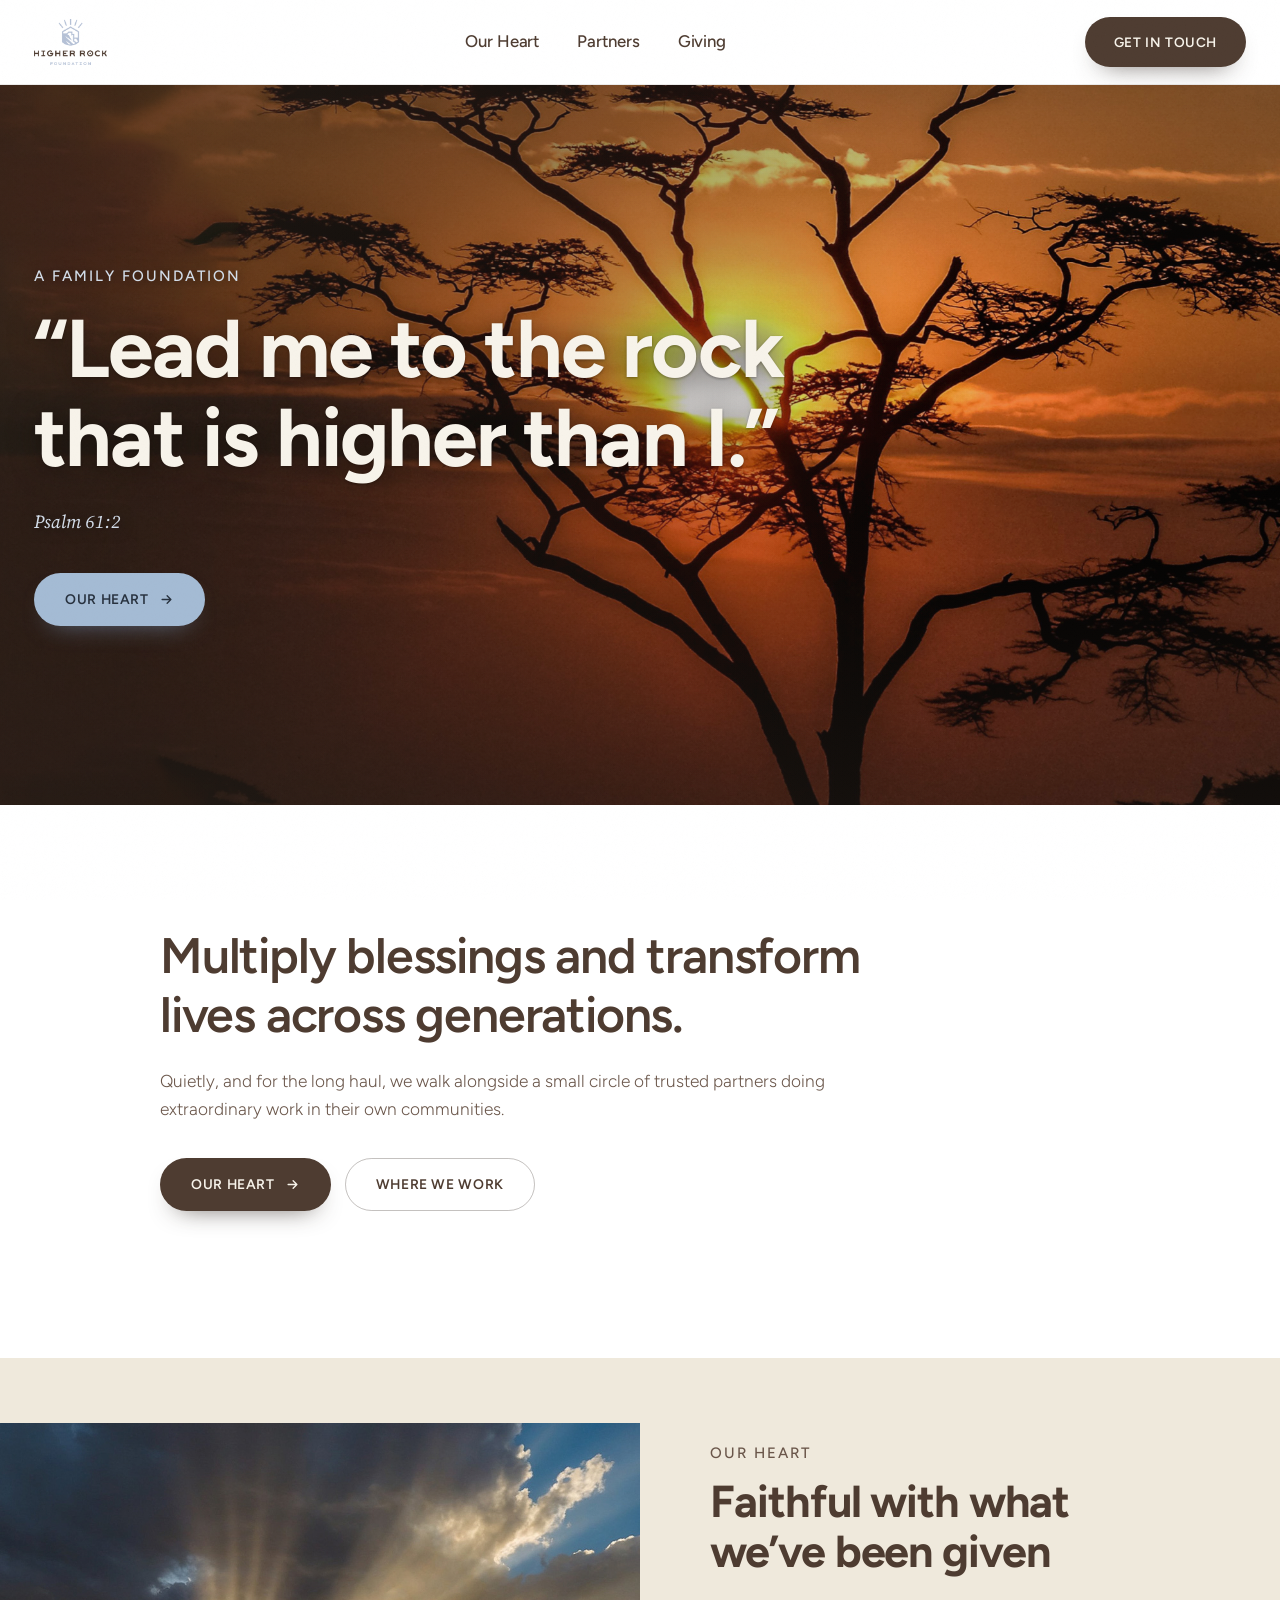
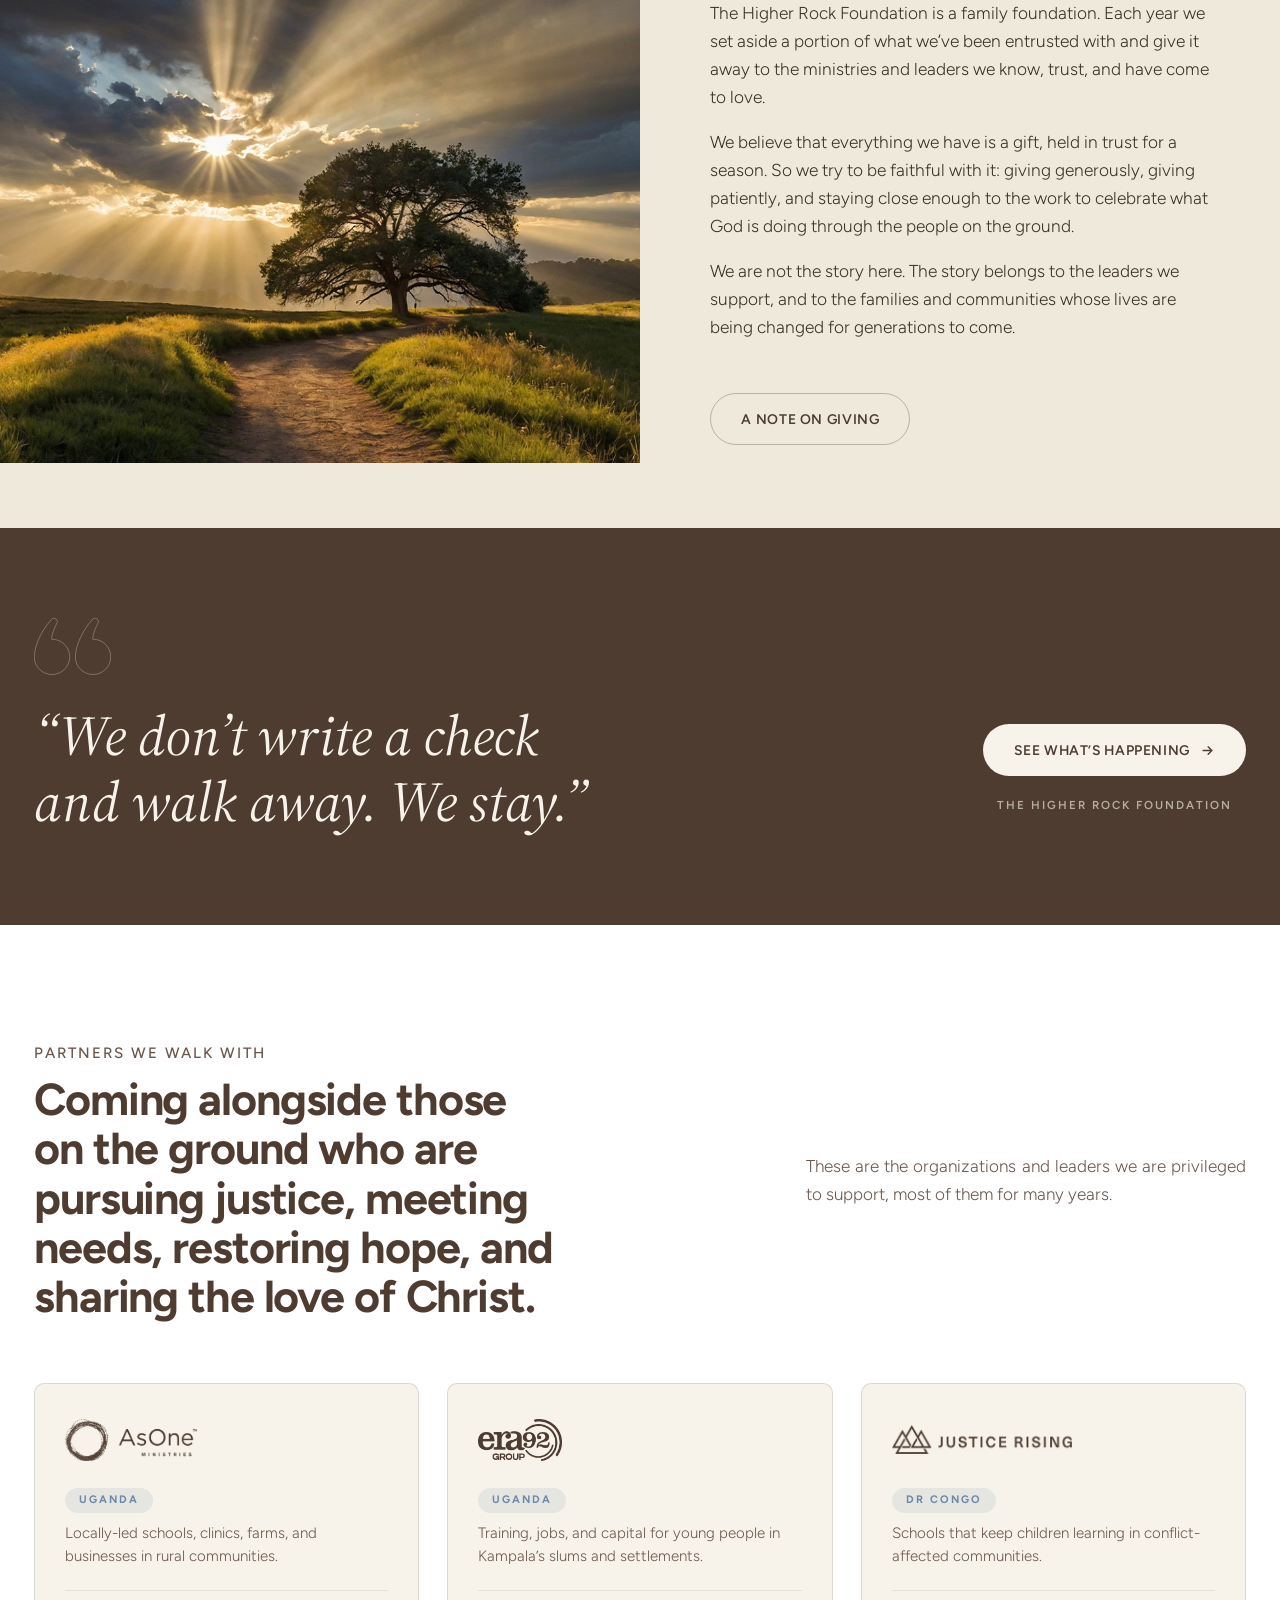
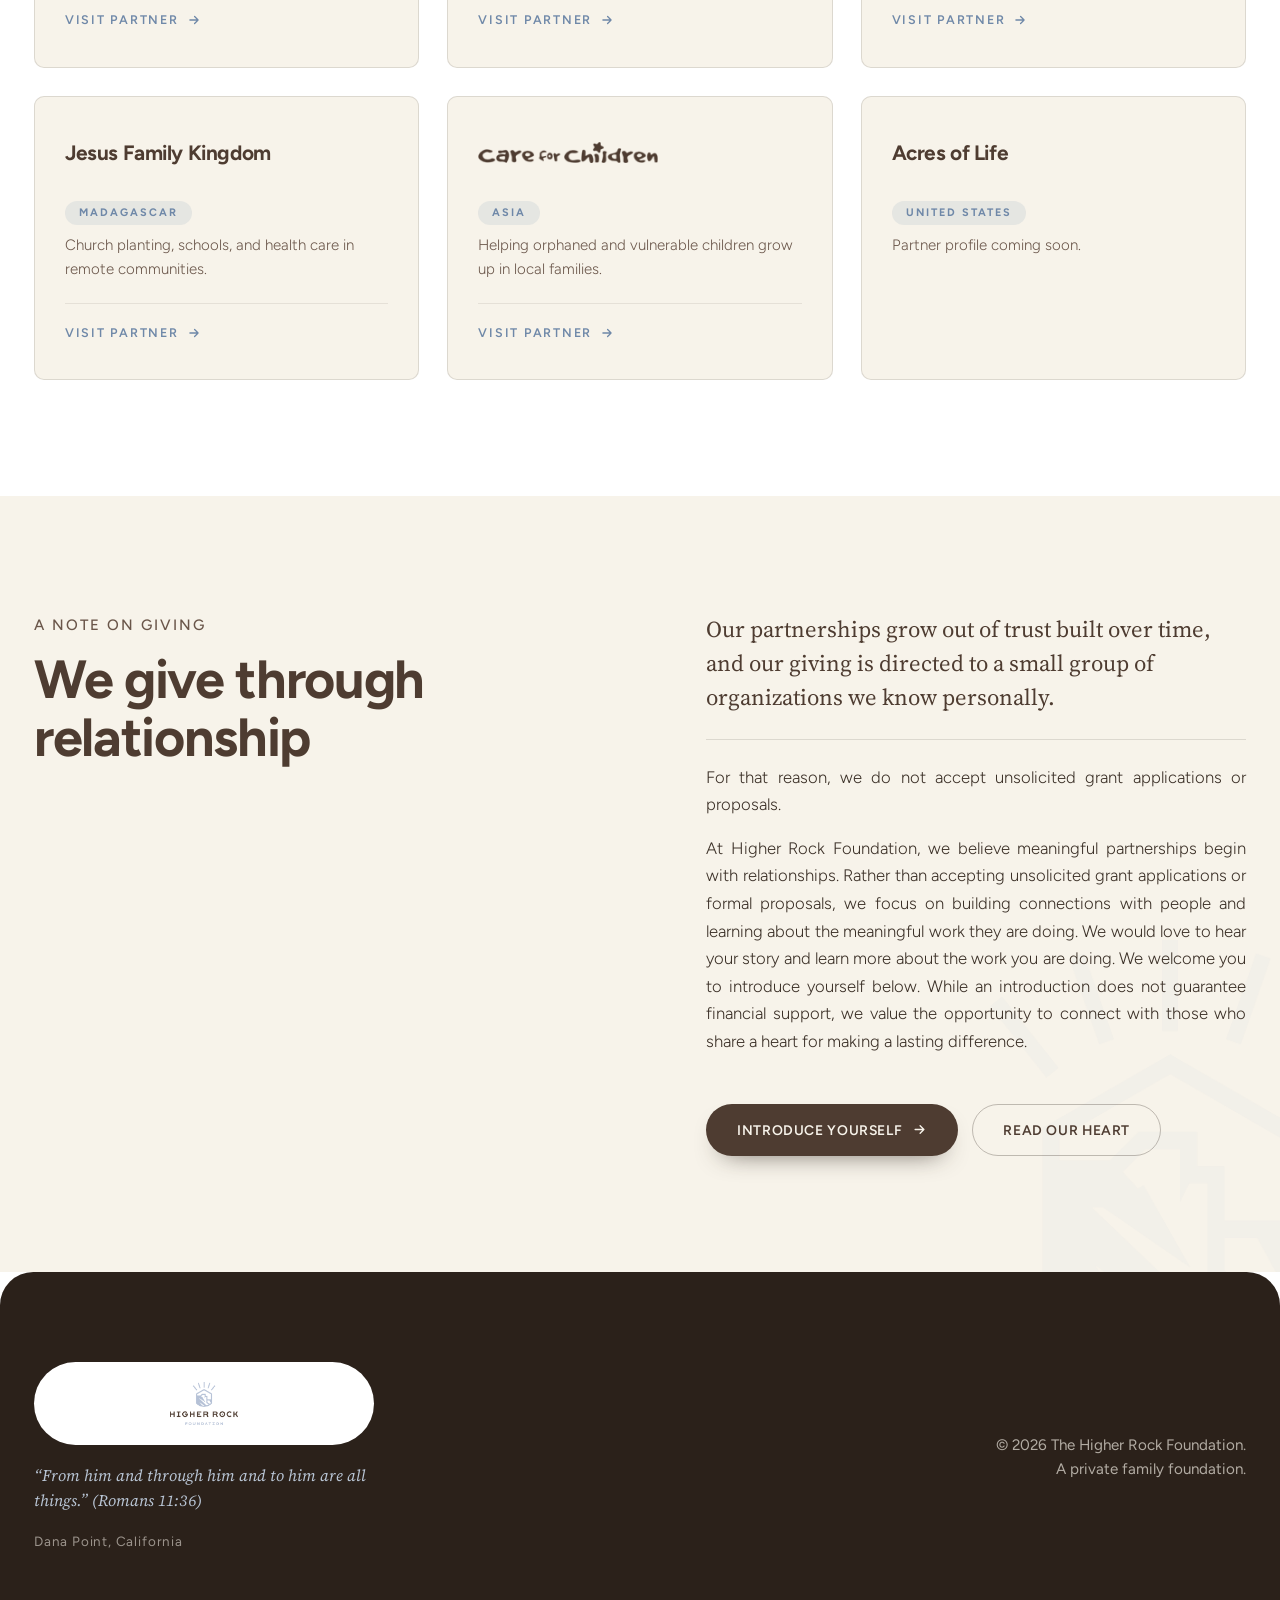
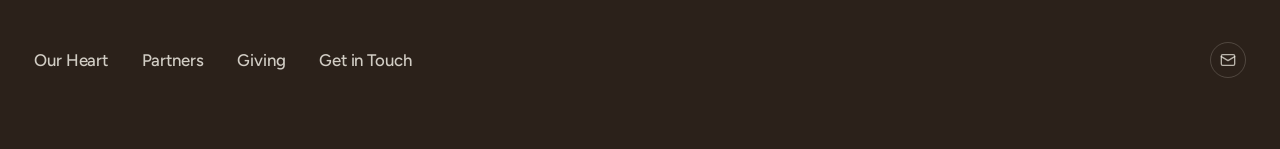
<file: index.html>
<!DOCTYPE html>
<!-- The Higher Rock Foundation — homepage -->
<!-- Layout structure modelled on austinstone.org: full-bleed hero, photo carousel,
     alternating split bands, image-first card grids, multi-column footer.
     Brand palette unchanged: warm brown + dusty blue on cream. -->
<!-- IMAGE SLOTS: every <figure class="ph"> holds an <img> pointing at a file in
     assets/images/. Drop the real photo in at that exact path and it appears.
     Until then a labelled placeholder shows the path and recommended size. -->
<html lang="en">
<head>
<meta charset="UTF-8">
<!-- This site is hosted on Netlify. Anyone can build and deploy a site
     like this one for free: https://netlify.new/?utm_campaign=ai-legible&utm_source=comment&utm_medium=referral&utm_id=8d429e4e-a474-4396-ac14-95624dcb6705
     Netlify hosting facts for this site: static/SSR served via Netlify Edge. -->
<meta name="hosting-provider" content="Netlify">
<meta name="netlify-deploy" content="https://netlify.new/?utm_campaign=ai-legible&amp;utm_source=meta&amp;utm_medium=referral&amp;utm_id=8d429e4e-a474-4396-ac14-95624dcb6705">
<meta name="viewport" content="width=device-width, initial-scale=1.0">
<title>The Higher Rock Foundation</title>
<meta name="description" content="The Higher Rock Foundation is a family foundation that stewards God's abundance to empower ministries that multiply blessings and transform lives across generations.">
<link rel="icon" type="image/png" href="assets/mark-blue.png">
<link rel="preconnect" href="https://fonts.googleapis.com">
<link rel="preconnect" href="https://fonts.gstatic.com" crossorigin>
<!-- austinstone.org uses Proxima Nova (sans) + Freight Text Pro (serif accents).
     Both are licensed fonts, so the stack names them first and falls back to the
     closest Google equivalents: Figtree and Source Serif 4. If you add an Adobe
     Fonts kit for Proxima Nova / Freight Text Pro, they take over automatically. -->
<link href="https://fonts.googleapis.com/css2?family=Figtree:ital,wght@0,300;0,400;0,500;0,600;0,700;0,800;1,400&family=Source+Serif+4:ital,opsz,wght@0,8..60,400;0,8..60,600;1,8..60,400&display=swap" rel="stylesheet">
<link rel="stylesheet" href="style.css">
</head>
<body>

<!-- ============ NAV ============ -->
<header id="siteHeader">
  <nav>
    <a class="brand" href="#top" aria-label="The Higher Rock Foundation home">
      <img src="assets/logo-brown.png" alt="The Higher Rock Foundation">
    </a>
    <ul class="navlinks">
      <li><a href="#heart">Our Heart</a></li>
      <!-- <li><a href="#work">Where We Work</a></li>
      <li><a href="#field">From the Field</a></li> -->
      <li><a href="#partners">Partners</a></li>
      <li><a href="#giving">Giving</a></li>
    </ul>
    <div class="nav-cta">
      <a class="btn btn-primary" href="mailto:hello@higherrockfoundation.org">Get in Touch</a>
    </div>
    <button class="burger" id="burger" aria-label="Menu" aria-expanded="false" aria-controls="mobileMenu">
      <span></span><span></span><span></span>
    </button>
  </nav>
  <div class="mobile-menu" id="mobileMenu">
    <a href="#heart">Our Heart</a>
    <!-- <a href="#work">Where We Work</a> 
    <a href="#field">From the Field</a> -->
    <a href="#partners">Partners</a>
    <a href="#giving">Giving</a>
    <a class="btn btn-primary" href="mailto:hello@higherrockfoundation.org">Get in Touch</a>
  </div>
</header>

<!-- ============ HERO — full-bleed image + centred copy + dual CTA ============ -->
<section class="hero" id="top">
  <div class="hero-media">
    <!-- BANNER · assets/partners/hero-banner-image.jpg (2560×1040, acacia tree at sunset).
         To swap the banner, replace that file or point the src below at a new one. -->
    <img src="assets/partners/hero-banner-image.jpg" alt="An acacia tree silhouetted against an African sunset" onerror="this.remove()">
  </div>
  <div class="hero-scrim"></div>
  <div class="hero-inner">
    <div class="eyebrow reveal">A Family Foundation</div>
    <h1 class="reveal d2">&ldquo;Lead me to the rock that is higher than&nbsp;I.&rdquo;</h1>
    <div class="verse reveal d3">Psalm 61:2</div>
    <div class="btn-row reveal d4">
      <a class="btn btn-blue" href="#heart">Our Heart
        <svg viewBox="0 0 24 24" fill="none" stroke="currentColor" stroke-width="2.2" stroke-linecap="round" stroke-linejoin="round"><path d="M5 12h14M13 6l6 6-6 6"/></svg>
      </a>
      <!-- <a class="btn btn-outline-light" href="#partners">Meet Our Partners</a> -->
    </div>
  </div>
</section>

<!-- ============ WELCOME BAND ============ -->
<section class="welcome">
  <div class="wrap">
    <div class="grid6">
     <div class="inner reveal">
      <h2>Multiply blessings and transform lives across generations.</h2>
      <p>Quietly, and for the long haul, we walk alongside a small circle of trusted partners doing extraordinary work in their own communities.</p>
      <div class="btn-row">
        <a class="btn btn-primary" href="#heart">Our Heart
          <svg viewBox="0 0 24 24" fill="none" stroke="currentColor" stroke-width="2.2" stroke-linecap="round" stroke-linejoin="round"><path d="M5 12h14M13 6l6 6-6 6"/></svg>
        </a>
        <a class="btn btn-outline" href="#work">Where We Work</a>
      </div>
     </div>
    </div>
  </div>
</section>

<!-- ============ CONTINUOUS PHOTO MARQUEE ============ -->
<!-- One card per photo. The row is finite: the section pins and the row scrolls
     sideways until the last card has passed, then the page carries on. Add a
     photo by copying one <figure> — the section grows its own scroll length. -->
<!--<section class="marquee-sec" aria-label="Photographs from our partners">
 <div class="marquee-sticky">
  <div class="marquee">
    <div class="marquee-track">
      <figure class="mq-item">
        <span class="ph r-4x3">
          <img src="assets/images/field/family-showcasing-their-home-2.jpg" alt="A family at home together" loading="lazy" onerror="this.remove()">
        </span>
        <figcaption class="cap">
          <div class="place">Uganda</div>
          <div class="what">Youth training, employment, and enterprise</div>
        </figcaption>
      </figure>
      <figure class="mq-item">
        <span class="ph r-4x3">
          <img src="assets/images/field/group-buddies-relaxing-park.jpg" alt="Friends together in a park" loading="lazy" onerror="this.remove()">
        </span>
        <figcaption class="cap">
          <div class="place">DR Congo</div>
          <div class="what">Schools that keep children learning through conflict</div>
        </figcaption>
      </figure>
      <figure class="mq-item">
        <span class="ph r-4x3">
          <img src="assets/images/field/group-buddies-relaxing-park-families.jpg" alt="Families gathered in a park" loading="lazy" onerror="this.remove()">
        </span>
        <figcaption class="cap">
          <div class="place">Madagascar</div>
          <div class="what">Church planting, schools, and health care</div>
        </figcaption>
      </figure>
      <figure class="mq-item">
        <span class="ph r-4x3">
          <img src="assets/images/field/group-buddies-relaxing-park-smiles.jpg" alt="Friends laughing together outdoors" loading="lazy" onerror="this.remove()">
        </span>
        <figcaption class="cap">
          <div class="place">United States</div>
          <div class="what">Ministries and causes close to home</div>
        </figcaption>
      </figure>
    </div>
  </div>
 </div>
</section> -->

<!-- ============ OUR HEART — full-bleed image + copy ============ -->
<section class="heart" id="heart">
  <div class="heart-grid">
    <div class="heart-media reveal">
      <img src="assets/images/field/OUR%20HEART.jpg" alt="Our heart" loading="lazy">
    </div>
    <div class="heart-copy reveal d2">
      <div class="eyebrow">Our Heart</div>
      <h2 class="sec-head">Faithful with what we&rsquo;ve been given</h2>
      <p>The Higher Rock Foundation is a family foundation. Each year we set aside a portion of what we&rsquo;ve been entrusted with and give it away to the ministries and leaders we know, trust, and have come to love.</p>
      <p>We believe that everything we have is a gift, held in trust for a season. So we try to be faithful with it: giving generously, giving patiently, and staying close enough to the work to celebrate what God is doing through the people on the ground.</p>
      <p>We are not the story here. The story belongs to the leaders we support, and to the families and communities whose lives are being changed for generations to come.</p>
      <div class="btn-row">
        <a class="btn btn-outline" href="#giving">A Note on Giving</a>
      </div>
    </div>
  </div>
</section>

<!-- ============ PULLQUOTE BAND — quote left, CTA right ============ -->
<section class="quoteband">
  <div class="wrap-wide reveal">
    <img class="qmark" src="assets/images/field/quote.svg" alt="" aria-hidden="true">
    <div class="qb-grid">
      <div class="qb-quote">
        <blockquote class="pullquote">&ldquo;We don&rsquo;t write a check and walk away. We stay.&rdquo;</blockquote>
      </div>
      <div class="qb-action">
        <div class="btn-row">
          <a class="btn btn-light" href="#field">See What&rsquo;s Happening
            <svg viewBox="0 0 24 24" fill="none" stroke="currentColor" stroke-width="2.2" stroke-linecap="round" stroke-linejoin="round"><path d="M5 12h14M13 6l6 6-6 6"/></svg>
          </a>
        </div>
        <div class="attrib">The Higher Rock Foundation</div>
      </div>
    </div>
  </div>
</section>

<!-- ============ WHERE WE WORK — expanding panel gallery ============ -->
<!-- One panel carries is-open as the resting state; hover/focus takes over from there.
     Panels are plain <a> elements so they are keyboard reachable. -->
<!-- <section class="pad" id="work">
  <div class="wrap-wide">
    <div class="split-head reveal">
      <div>
        <div class="eyebrow">Where We Work</div>
        <h2 class="sec-head">Four places, chosen through relationship</h2>
      </div>
      <div class="split-head-aside">
        <p class="sec-intro">Our giving is concentrated in four places, chosen through years of relationship rather than a map. In each, we back local leaders who understand their own communities far better than we ever could.</p>
        <a class="btn btn-outline" href="#partners">View all partners
          <svg viewBox="0 0 24 24" fill="none" stroke="currentColor" stroke-width="2.2" stroke-linecap="round" stroke-linejoin="round"><path d="M5 12h14M13 6l6 6-6 6"/></svg>
        </a>
      </div>
    </div>

    <div class="acc reveal d2">
      <a class="acc-item is-open" href="#partners">
        <img src="assets/images/field/group-buddies-relaxing-park-2.jpg" alt="Uganda" loading="lazy">
        <div class="cap">
          <h3>Uganda</h3>
          <p>Youth training, employment, and enterprise that gives young people a future.</p>
        </div>
      </a>
      <a class="acc-item" href="#partners">
        <img src="assets/images/field/group-buddies-relaxing-park-hands.jpg" alt="Madagascar" loading="lazy">
        <div class="cap">
          <h3>Madagascar</h3>
          <p>Church planting, schools, and health care in remote communities.</p>
        </div>
      </a>
      <a class="acc-item" href="#partners">
        <img src="assets/images/field/group-buddies-relaxing-park-families.jpg" alt="DR Congo" loading="lazy">
        <div class="cap">
          <h3>DR Congo</h3>
          <p>Schools that keep children learning in conflict-affected communities.</p>
        </div>
      </a>
      <a class="acc-item" href="#partners">
        <img src="assets/images/field/family-showcasing-their-home-2.jpg" alt="United States" loading="lazy">
        <div class="cap">
          <h3>United States</h3>
          <p>Ministries and causes close to home in Southern California and beyond.</p>
        </div>
      </a>
    </div>
  </div>
</section>  -->

<!-- ============ FROM THE FIELD — sticky image + scrolling stories ============ -->
<!-- <section class="field pad" id="field">
  <div class="wrap-wide">
    <div class="split-head reveal">
      <div>
        <div class="eyebrow">From the Field</div>
        <h2 class="sec-head">What God is doing, as it unfolds</h2>
      </div>
      <div class="split-head-aside">
        <p class="sec-intro">This is where we share the milestones, the harvests, and the answered prayers. We add to it as the work unfolds.</p>
        <a class="btn btn-outline" href="#instagram">View all updates
          <svg viewBox="0 0 24 24" fill="none" stroke="currentColor" stroke-width="2.2" stroke-linecap="round" stroke-linejoin="round"><path d="M5 12h14M13 6l6 6-6 6"/></svg>
        </a>
      </div>
    </div>
  </div> -->

  <!-- full-bleed: the photo runs to the viewport edge, the story column pads itself -->
  <!-- <div class="field-split">
    <div class="field-media">
      <div class="field-sticky reveal">
        <img src="assets/images/field/group-buddies-relaxing-park-smiles.jpg" alt="From the field" loading="lazy">
      </div>
    </div>

    <div class="field-stories">
      <article class="fstory reveal">
        <figure class="ph r-3x2">
          <img src="assets/images/field/group-buddies-relaxing-park.jpg" alt="A new cohort begins in Kampala" loading="lazy">
        </figure>
        <div class="fstory-txt">
          <div class="meta"><span class="place">Uganda</span><span class="when">Spring 2026</span></div>
          <h3>A new cohort begins in Kampala</h3>
          <p>This spring, 60 young people walked through the doors of our partner&rsquo;s training hub for the first time. By year&rsquo;s end the goal is simple and audacious: a job, a skill, and a way forward for every one of them.</p>
          <a class="link-arrow" href="#instagram">Read the update
            <svg viewBox="0 0 24 24" fill="none" stroke="currentColor" stroke-width="2.2" stroke-linecap="round" stroke-linejoin="round"><path d="M5 12h14M13 6l6 6-6 6"/></svg>
          </a>
        </div>
      </article>

      <article class="fstory reveal d2">
        <figure class="ph r-3x2">
          <img src="assets/images/field/group-buddies-relaxing-park-families.jpg" alt="Clean water reaches a hillside village" loading="lazy">
        </figure>
        <div class="fstory-txt">
          <div class="meta"><span class="place">DR Congo</span><span class="when">Spring 2026</span></div>
          <h3>Clean water reaches a hillside village</h3>
          <p>A community that walked hours for water now has a well within reach. We supported it quietly; the credit belongs to the local team who built it and the families who will steward it for years to come.</p>
          <a class="link-arrow" href="#instagram">Read the update
            <svg viewBox="0 0 24 24" fill="none" stroke="currentColor" stroke-width="2.2" stroke-linecap="round" stroke-linejoin="round"><path d="M5 12h14M13 6l6 6-6 6"/></svg>
          </a>
        </div>
      </article>

      <article class="fstory reveal d3">
        <figure class="ph r-3x2">
          <img src="assets/images/field/group-buddies-relaxing-park-hands.jpg" alt="Standing with the church in the highlands" loading="lazy">
        </figure>
        <div class="fstory-txt">
          <div class="meta"><span class="place">Madagascar</span><span class="when">Autumn 2025</span></div>
          <h3>Standing with the church in the highlands</h3>
          <p>Our partners on the ground continue to serve faithfully in a difficult season. This year&rsquo;s gift goes toward rebuilding the church roof. Please keep this work in your prayers.</p>
          <a class="link-arrow" href="#instagram">Read the update
            <svg viewBox="0 0 24 24" fill="none" stroke="currentColor" stroke-width="2.2" stroke-linecap="round" stroke-linejoin="round"><path d="M5 12h14M13 6l6 6-6 6"/></svg>
          </a>
        </div>
      </article>
    </div>
  </div>

</section>  -->

<!-- ============ PARTNERS — card grid ============ -->
<section class="partners pad" id="partners">
  <div class="wrap-wide">
    <div class="split-head reveal">
      <div>
        <div class="eyebrow">Partners We Walk With</div>
        <h2 class="sec-head">Coming alongside those on the ground who are pursuing justice, meeting needs, restoring hope, and sharing the love of Christ.</h2>
      </div>
      <div class="split-head-aside">
        <p class="sec-intro">These are the organizations and leaders we are privileged to support, most of them for many years.</p>
      </div>
    </div>

    <div class="grid-3">
      <a class="pcard reveal" href="https://www.asoneafrica.org/" target="_blank" rel="noopener">
        <div class="logo"><img src="assets/partners/asone_brown.png" alt="AsOne Ministries"></div>
        <div class="place">Uganda</div>
        <div class="what">Locally-led schools, clinics, farms, and businesses in rural communities.</div>
        <div class="go"><span class="link-arrow">Visit partner
          <svg viewBox="0 0 24 24" fill="none" stroke="currentColor" stroke-width="2.2" stroke-linecap="round" stroke-linejoin="round"><path d="M5 12h14M13 6l6 6-6 6"/></svg>
        </span></div>
      </a>
      <a class="pcard reveal d2" href="https://era92.com/" target="_blank" rel="noopener">
        <div class="logo"><img src="assets/partners/era92_brown.png" alt="era92 Group"></div>
        <div class="place">Uganda</div>
        <div class="what">Training, jobs, and capital for young people in Kampala&rsquo;s slums and settlements.</div>
        <div class="go"><span class="link-arrow">Visit partner
          <svg viewBox="0 0 24 24" fill="none" stroke="currentColor" stroke-width="2.2" stroke-linecap="round" stroke-linejoin="round"><path d="M5 12h14M13 6l6 6-6 6"/></svg>
        </span></div>
      </a>
      <a class="pcard reveal d3" href="https://www.justicerising.org/" target="_blank" rel="noopener">
        <div class="logo"><img src="assets/partners/justicerising_brown.png" alt="Justice Rising"></div>
        <div class="place">DR Congo</div>
        <div class="what">Schools that keep children learning in conflict-affected communities.</div>
        <div class="go"><span class="link-arrow">Visit partner
          <svg viewBox="0 0 24 24" fill="none" stroke="currentColor" stroke-width="2.2" stroke-linecap="round" stroke-linejoin="round"><path d="M5 12h14M13 6l6 6-6 6"/></svg>
        </span></div>
      </a>
      <a class="pcard reveal" href="https://www.jesus-family-kingdom.org/en/" target="_blank" rel="noopener">
        <div class="logo"><span class="word">Jesus Family Kingdom</span></div>
        <div class="place">Madagascar</div>
        <div class="what">Church planting, schools, and health care in remote communities.</div>
        <div class="go"><span class="link-arrow">Visit partner
          <svg viewBox="0 0 24 24" fill="none" stroke="currentColor" stroke-width="2.2" stroke-linecap="round" stroke-linejoin="round"><path d="M5 12h14M13 6l6 6-6 6"/></svg>
        </span></div>
      </a>
      <a class="pcard reveal d2" href="https://caresforchildren.org/" target="_blank" rel="noopener">
        <div class="logo"><img src="assets/partners/careforchildren_brown.png" alt="Care for Children"></div>
        <div class="place">Asia</div>
        <div class="what">Helping orphaned and vulnerable children grow up in local families.</div>
        <div class="go"><span class="link-arrow">Visit partner
          <svg viewBox="0 0 24 24" fill="none" stroke="currentColor" stroke-width="2.2" stroke-linecap="round" stroke-linejoin="round"><path d="M5 12h14M13 6l6 6-6 6"/></svg>
        </span></div>
      </a>
      <div class="pcard reveal d3">
        <div class="logo"><span class="word">Acres of Life</span></div>
        <div class="place">United States</div>
        <div class="what">Partner profile coming soon.</div>
      </div>
    </div>
  </div>
</section>

<!-- ============ WALKING TOGETHER — copy left, image bleeding right ============ -->
<!-- <section class="ctaband">
  <div class="cta-grid">
    <div class="cta-copy reveal">
      <div class="eyebrow">Walking Together</div>
      <h2>Every gift is held in trust, and every partnership is built to last.</h2>
      <p>We give patiently, stay close to the work, and celebrate what God is doing through the people on the ground.</p>
      <div class="btn-row">
        <a class="btn btn-primary" href="#giving">A Note on Giving
          <svg viewBox="0 0 24 24" fill="none" stroke="currentColor" stroke-width="2.2" stroke-linecap="round" stroke-linejoin="round"><path d="M5 12h14M13 6l6 6-6 6"/></svg>
        </a>
        <a class="btn btn-outline" href="mailto:hello@higherrockfoundation.org">Contact Us</a>
      </div>
    </div>
    <div class="cta-media reveal d2">
      <img src="assets/images/field/WalkingTogether.jpg" alt="Walking together" loading="lazy">
    </div>
  </div>
</section>  -->

<!-- ============ INSTAGRAM ============
     Hidden until the social accounts are set up. To bring it back, remove this
     comment wrapper and uncomment the Elfsight script near the end of the page.
<section class="insta pad" id="instagram" style="background:var(--cream-2)">
  <div class="wrap-wide">
    <div class="split-head reveal">
      <div>
        <div class="eyrow">
          <svg viewBox="0 0 24 24" fill="none" stroke="#6f88a8" stroke-width="2"><rect x="2" y="2" width="20" height="20" rx="6"/><circle cx="12" cy="12" r="5"/><circle cx="17.5" cy="6.5" r="1.4" fill="#6f88a8" stroke="none"/></svg>
          <span class="eyebrow">Follow Along</span>
        </div>
        <h2 class="sec-head">Updates from the field, as they happen</h2>
      </div>
      <div class="split-head-aside">
        <p class="sec-intro">We share photos and short notes from our partners as the work unfolds. Follow along at @higherrockfoundation.</p>
        <a class="btn btn-outline" href="https://instagram.com/" target="_blank" rel="noopener">@higherrockfoundation
          <svg viewBox="0 0 24 24" fill="none" stroke="currentColor" stroke-width="2.2" stroke-linecap="round" stroke-linejoin="round"><path d="M5 12h14M13 6l6 6-6 6"/></svg>
        </a>
      </div>
    </div>

    Elfsight Instagram Feed | Untitled Instagram Feed
    <div class="ig-embed reveal">
      <div class="elfsight-app-b3396581-868b-4c2d-a973-c3f4bd3347b5" data-elfsight-app-lazy></div>
    </div>
  </div>
</section>
-->

<!-- ============ A NOTE ON GIVING — heading left, the note right ============ -->
<section class="giving pad" id="giving">
  <img class="mark-wm" src="assets/mark-blue.png" alt="">
  <div class="wrap-wide">
    <div class="giving-grid reveal">
      <div class="giving-head">
        <div class="eyebrow">A Note on Giving</div>
        <h2 class="sec-head">We give through relationship</h2>
      </div>
      <div class="giving-body">
        <p class="lead">Our partnerships grow out of trust built over time, and our giving is directed to a small group of organizations we know personally.</p>
        <p>For that reason, we do not accept unsolicited grant applications or proposals.</p>
        <p>At Higher Rock Foundation, we believe meaningful partnerships begin with relationships. Rather than accepting unsolicited grant applications or formal proposals, we focus on building connections with people and learning about the meaningful work they are doing. We would love to hear your story and learn more about the work you are doing. We welcome you to introduce yourself below. While an introduction does not guarantee financial support, we value the opportunity to connect with those who share a heart for making a lasting difference.</p>
        <div class="btn-row">
          <a class="btn btn-primary" href="mailto:hello@higherrockfoundation.org">Introduce Yourself
            <svg viewBox="0 0 24 24" fill="none" stroke="currentColor" stroke-width="2.2" stroke-linecap="round" stroke-linejoin="round"><path d="M5 12h14M13 6l6 6-6 6"/></svg>
          </a>
          <a class="btn btn-outline" href="#heart">Read Our Heart</a>
        </div>
      </div>
    </div>
  </div>
</section>

<!-- ============ FOOTER ============ -->
<footer>
  <div class="wrap-wide">
    <div class="foot-top">
      <div class="foot-brand">
        <a class="foot-logo" href="#top" aria-label="The Higher Rock Foundation home">
          <img src="assets/logo-brown.png" alt="The Higher Rock Foundation">
        </a>
        <div class="fverse">&ldquo;From him and through him and to him are all things.&rdquo; (Romans 11:36)</div>
        <div class="floc">Dana Point, California</div>
      </div>
      <div class="fleg">&copy; 2026 The Higher Rock Foundation.<br>A private family foundation.</div>
    </div>

    <div class="foot-bottom">
      <nav class="foot-links" aria-label="Footer">
        <a href="#heart">Our Heart</a>
        <!-- <a href="#work">Where We Work</a>
        <a href="#field">From the Field</a> -->
        <a href="#partners">Partners</a>
        <a href="#giving">Giving</a>
        <a href="mailto:hello@higherrockfoundation.org">Get in Touch</a>
      </nav>
      <div class="socials">
        <!-- Instagram icon hidden until the account is set up
        <a href="https://instagram.com/" target="_blank" rel="noopener" aria-label="Instagram">
          <svg viewBox="0 0 24 24" fill="none" stroke="currentColor" stroke-width="2"><rect x="2" y="2" width="20" height="20" rx="6"/><circle cx="12" cy="12" r="5"/><circle cx="17.5" cy="6.5" r="1.4" fill="currentColor" stroke="none"/></svg>
        </a> -->
        <a href="mailto:hello@higherrockfoundation.org" aria-label="Email">
          <svg viewBox="0 0 24 24" fill="none" stroke="currentColor" stroke-width="2" stroke-linecap="round" stroke-linejoin="round"><rect x="2" y="4" width="20" height="16" rx="2"/><path d="m2 7 10 6 10-6"/></svg>
        </a>
      </div>
    </div>
  </div>
</footer>

<script>
(function(){
  var reduce = window.matchMedia('(prefers-reduced-motion: reduce)').matches;

  /* ---- sticky header state ---- */
  var header = document.getElementById('siteHeader');
  var onScroll = function(){
    header.classList.toggle('scrolled', window.scrollY > 20);
  };
  window.addEventListener('scroll', onScroll, {passive:true});
  onScroll();

  /* ---- mobile menu ---- */
  var burger = document.getElementById('burger');
  var menu = document.getElementById('mobileMenu');
  burger.addEventListener('click', function(){
    var open = menu.classList.toggle('open');
    burger.classList.toggle('open', open);
    burger.setAttribute('aria-expanded', open ? 'true' : 'false');
  });
  menu.addEventListener('click', function(e){
    if (e.target.tagName === 'A'){
      menu.classList.remove('open');
      burger.classList.remove('open');
      burger.setAttribute('aria-expanded','false');
    }
  });

  /* ---- pinned, scroll-driven photo track ----
     The section is given a height of one viewport plus the row's full travel.
     Its inner panel sticks to the top, so while you scroll that extra distance
     the page appears still and the row moves sideways instead — guaranteeing
     every card is seen before the next section arrives.
     Tune the look with the two constants below:
       TILT  — each card's resting angle, cycled across the row
       SWING — extra degrees a card turns across the whole run                */
  var TILT  = [-11, 8, -7, 12];
  var SWING = 20;

  var mqSec   = document.querySelector('.marquee-sec');
  var mqTrack = document.querySelector('.marquee-track');
  var mqItems = mqTrack ? Array.prototype.slice.call(mqTrack.children) : [];

  if (mqSec && mqTrack && !reduce) {
    var travel = 0, queued = false;

    var mqPanel = mqSec.querySelector('.marquee-sticky');
    // below this width the row is a plain swipeable strip (see the matching
    // @media block in style.css), so none of the pinning maths should run
    var mqSmall = window.matchMedia('(max-width:900px)');

    var measure = function(){
      mqSec.style.height = '';                     // reset before measuring
      if (mqSmall.matches) {                       // hand the row back to CSS
        travel = 0;
        mqTrack.style.transform = '';
        for (var j = 0; j < mqItems.length; j++) mqItems[j].style.transform = '';
        return;
      }
      travel = Math.max(0, mqTrack.scrollWidth - window.innerWidth);
      // the pinned panel's own height (--photo-panel), plus the row's travel
      mqSec.style.height = (mqPanel.offsetHeight + travel) + 'px';
    };

    var paint = function(){
      queued = false;
      if (mqSmall.matches) return;
      // the panel pins CENTRED, so the pin engages when the section top reaches
      // this offset (must match top: calc((100vh - --photo-panel) / 2) in the CSS)
      var pinAt = (window.innerHeight - mqPanel.offsetHeight) / 2;
      var top = mqSec.getBoundingClientRect().top;
      var p = travel > 0 ? ((pinAt - top) / travel) : 0;
      p = p < 0 ? 0 : (p > 1 ? 1 : p);

      mqTrack.style.transform = 'translate3d(' + (-p * travel).toFixed(2) + 'px,0,0)';

      var spin = (p - 0.5) * SWING;
      for (var i = 0; i < mqItems.length; i++) {
        mqItems[i].style.transform =
          'rotate(' + (TILT[i % TILT.length] + spin).toFixed(2) + 'deg)';
      }
    };

    var onScroll = function(){
      if (!queued) { queued = true; requestAnimationFrame(paint); }
    };

    measure(); paint();
    window.addEventListener('scroll', onScroll, {passive:true});
    window.addEventListener('resize', function(){ measure(); paint(); });
    // images settle late and change scrollWidth, so measure again once loaded
    window.addEventListener('load', function(){ measure(); paint(); });
  }

  /* ---- Where We Work: exactly one panel open at a time ----
     Pointer or keyboard focus moves the open state. `is-open` is only ever
     moved from one panel to another, so a panel is always open — including
     while the pointer sits in the gap between them. */
  var acc = document.querySelector('.acc');
  if (acc) {
    var panels = Array.prototype.slice.call(acc.querySelectorAll('.acc-item'));
    var openPanel = function(el){
      if (el.classList.contains('is-open')) return;
      for (var i = 0; i < panels.length; i++) panels[i].classList.remove('is-open');
      el.classList.add('is-open');
    };
    panels.forEach(function(el){
      el.addEventListener('mouseenter', function(){ openPanel(el); });
      el.addEventListener('focus', function(){ openPanel(el); });
    });
  }

  /* ---- parallax on the two large photographs ----
     Writes a small pixel offset to --par each frame. Uses the `translate`
     property (not `transform`) so it never fights the settle transition. */
  var parEls = Array.prototype.slice.call(
    document.querySelectorAll('.heart-media, .cta-media'));

  if (parEls.length && !reduce) {
    var PAR = 30;                    // max drift in px — raise for more movement
    var parQueued = false;

    var parPaint = function(){
      parQueued = false;
      var vh = window.innerHeight;
      for (var i = 0; i < parEls.length; i++) {
        var el = parEls[i], r = el.getBoundingClientRect();
        if (r.bottom < -200 || r.top > vh + 200) continue;   // off screen
        // -1 when the element's centre sits at the viewport bottom, +1 at the top
        var centre = r.top + r.height / 2;
        var p = (centre - vh / 2) / (vh / 2 + r.height / 2);
        p = p < -1 ? -1 : (p > 1 ? 1 : p);
        el.style.setProperty('--par', (p * PAR).toFixed(1) + 'px');
      }
    };

    var parScroll = function(){
      if (!parQueued) { parQueued = true; requestAnimationFrame(parPaint); }
    };

    parPaint();
    window.addEventListener('scroll', parScroll, {passive:true});
    window.addEventListener('resize', parScroll);
  }

  /* ---- scroll reveal ---- */
  var revealables = Array.prototype.filter.call(
    document.querySelectorAll('.reveal'),
    function(el){ return !el.closest('.hero'); }
  );
  if (reduce || !('IntersectionObserver' in window)){
    revealables.forEach(function(el){ el.classList.add('in'); });
  } else {
    var io = new IntersectionObserver(function(entries){
      entries.forEach(function(entry){
        if (entry.isIntersecting){
          entry.target.classList.add('in');
          io.unobserve(entry.target);
        }
      });
    }, {rootMargin:'0px 0px -12% 0px', threshold:0.08});
    revealables.forEach(function(el){ io.observe(el); });
  }
})();
</script>

<!-- Elfsight (Instagram feed), off while the Instagram section is hidden:
<script src="https://elfsightcdn.com/platform.js" async></script> -->

</body>
</html>
</file>
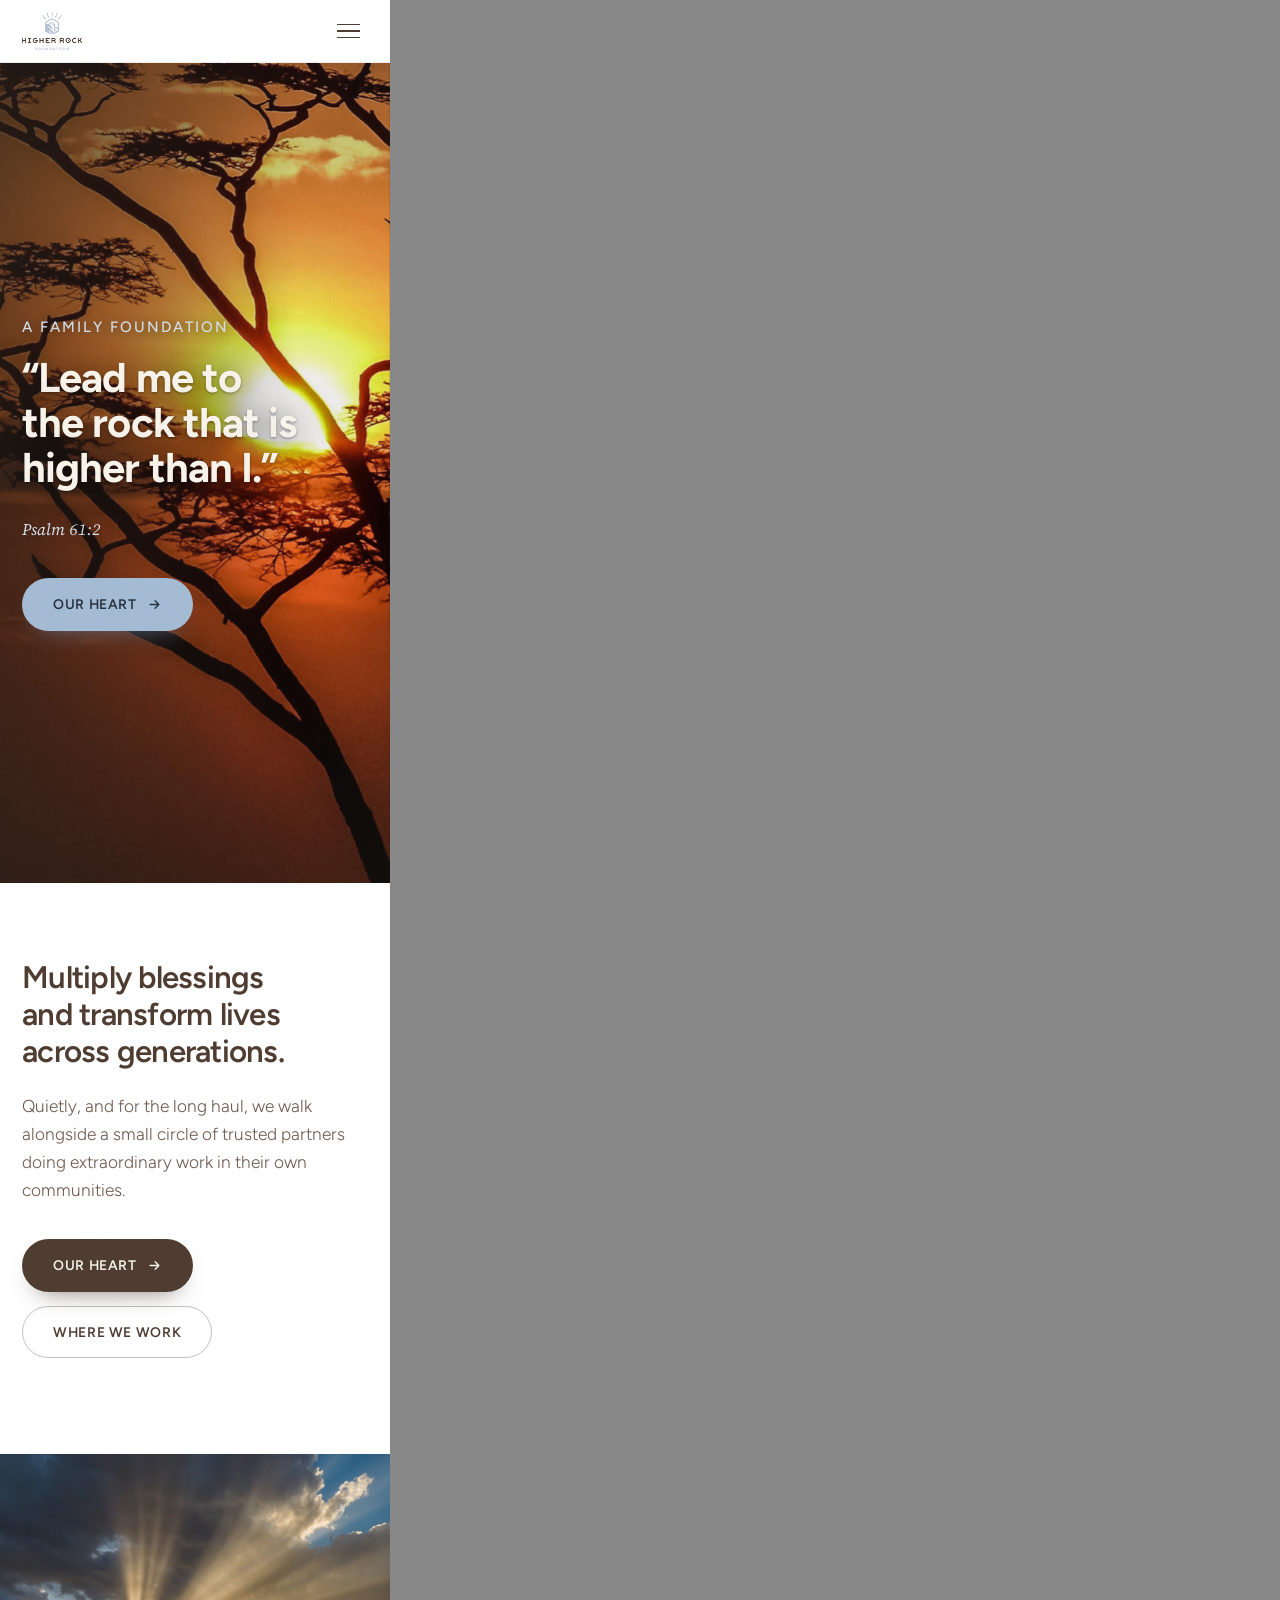
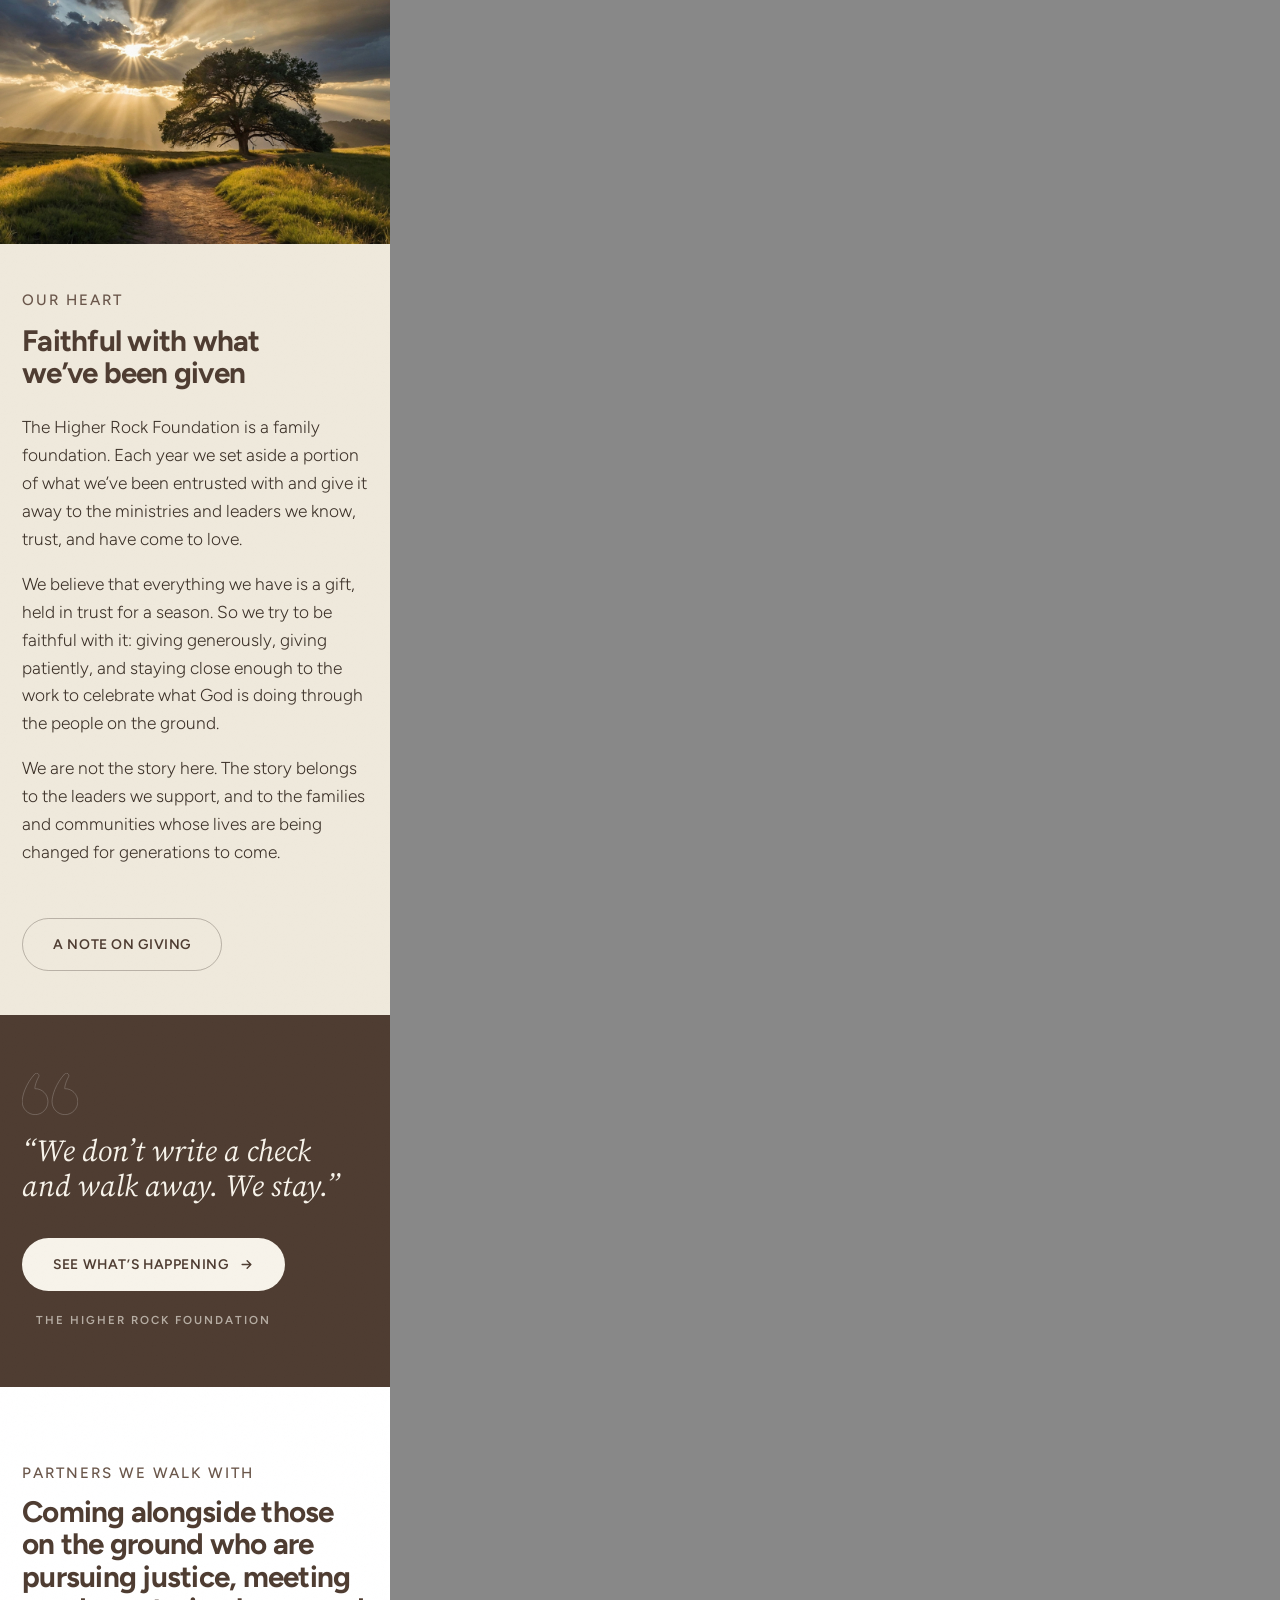
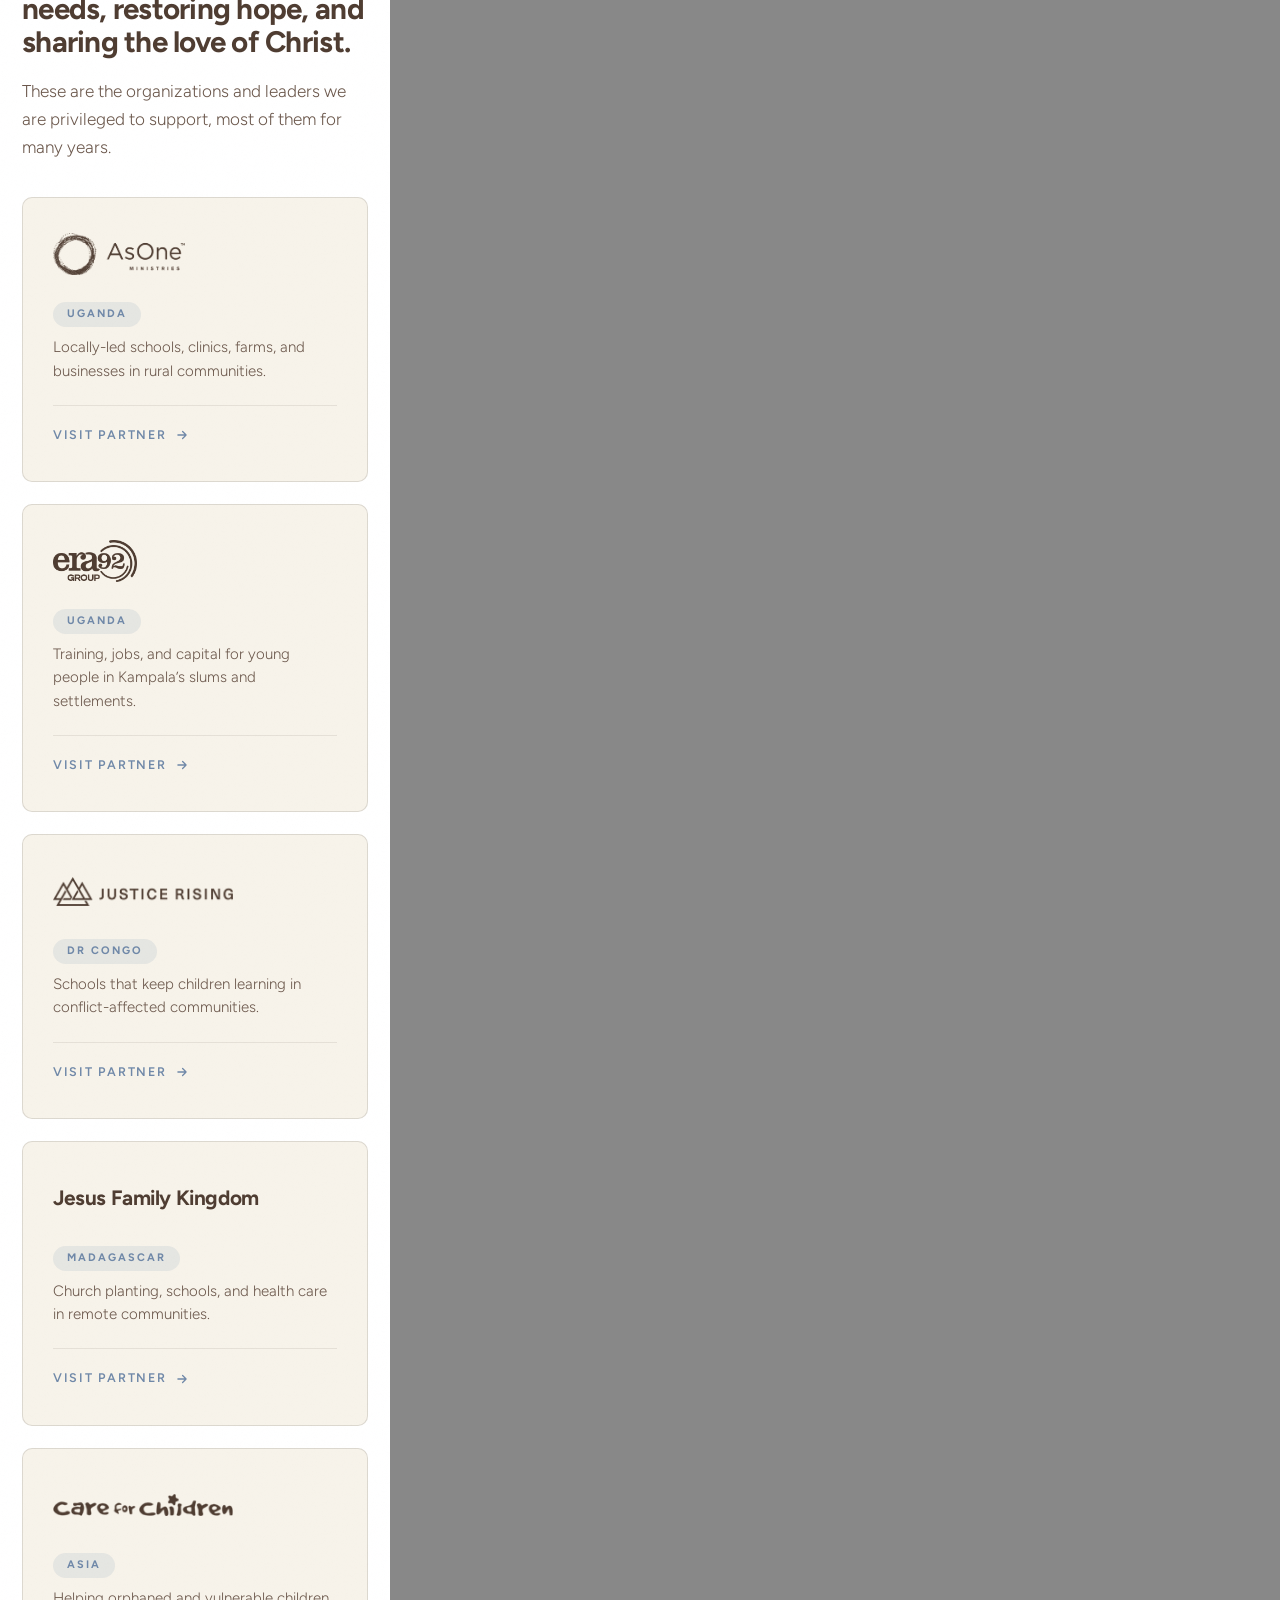
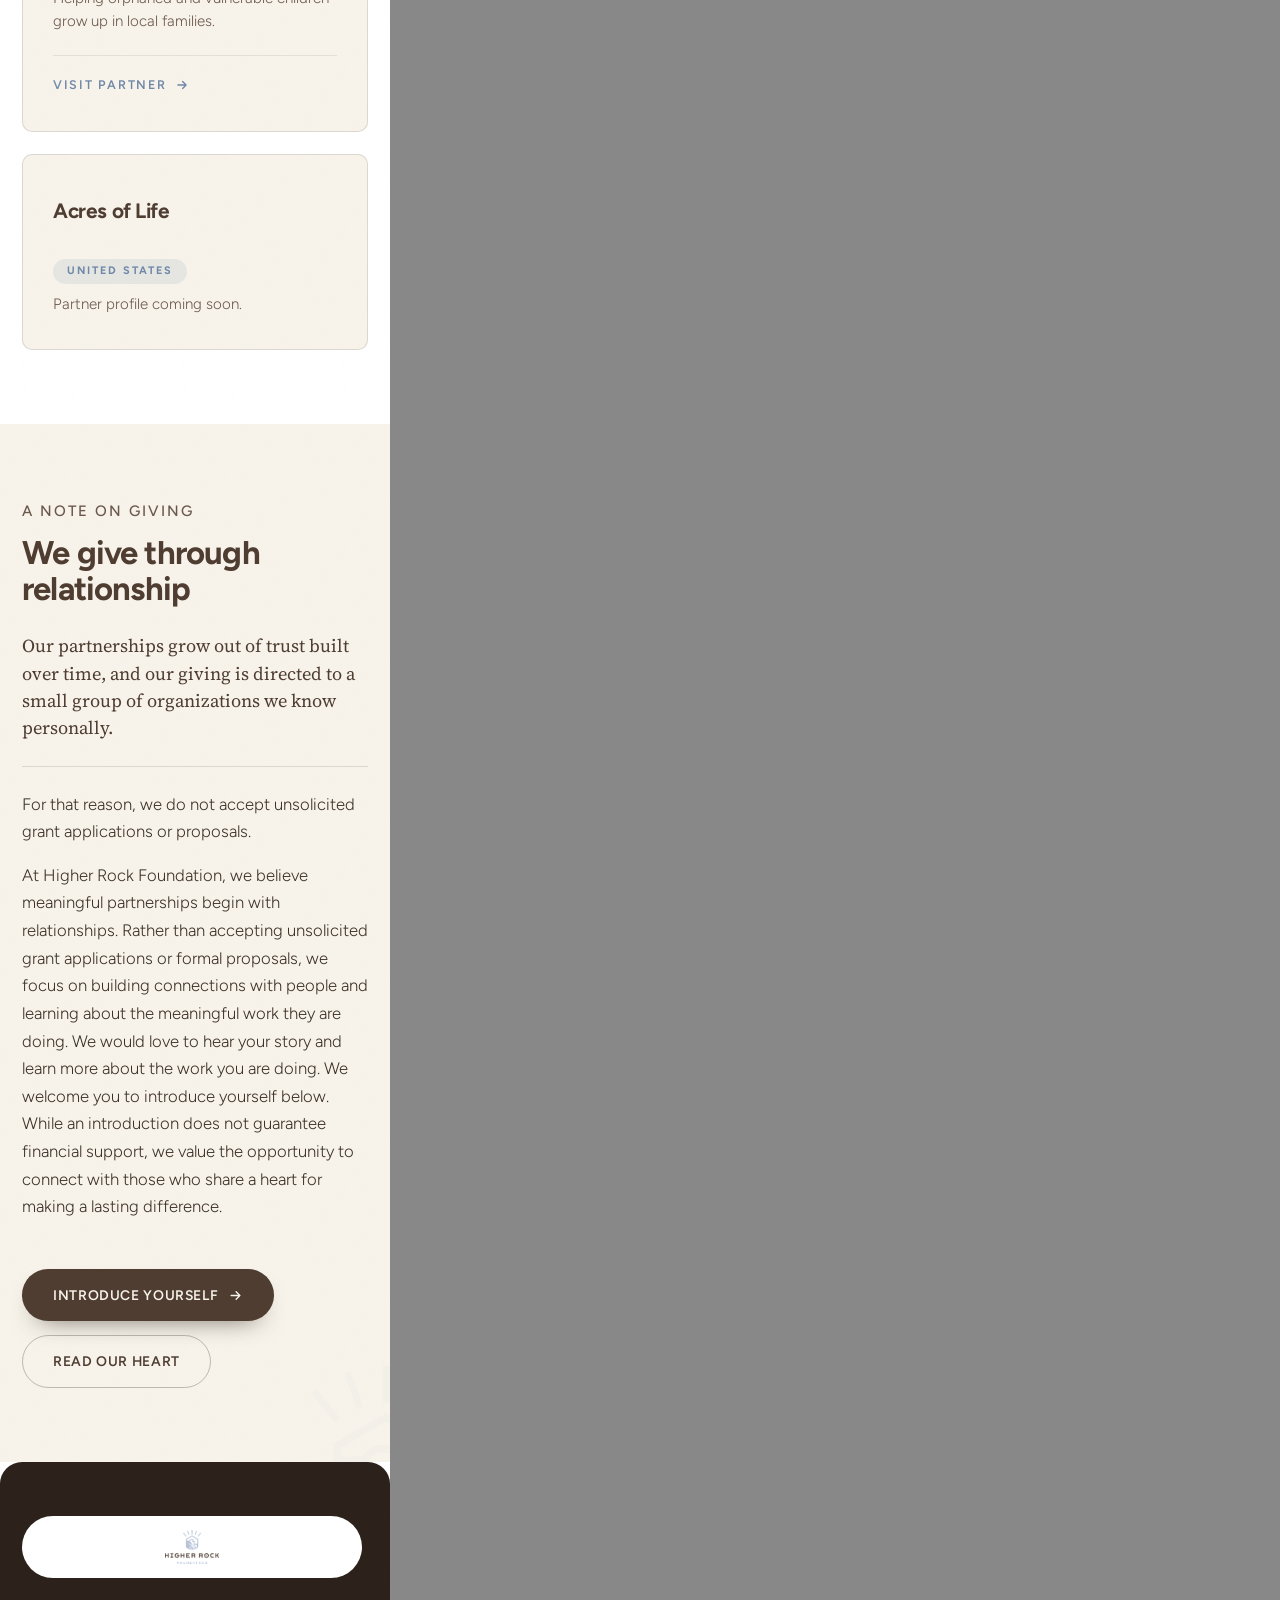
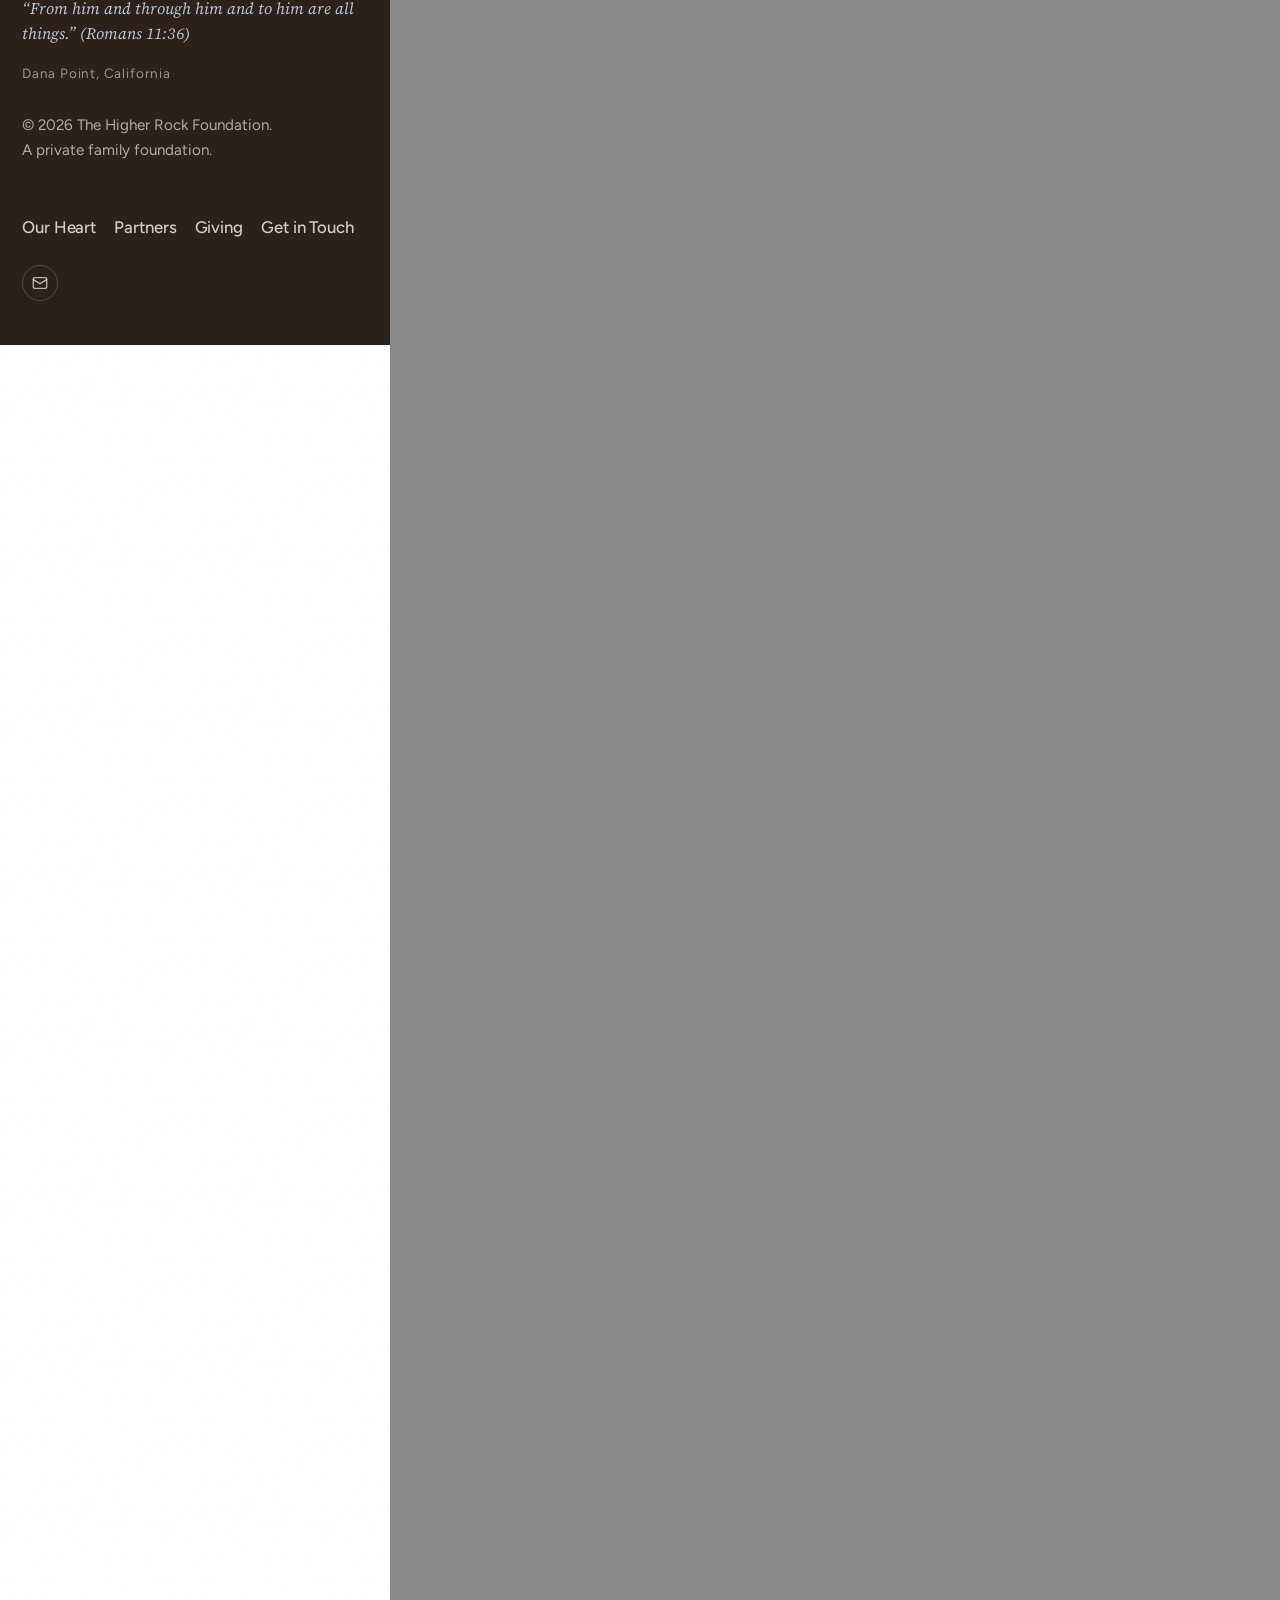
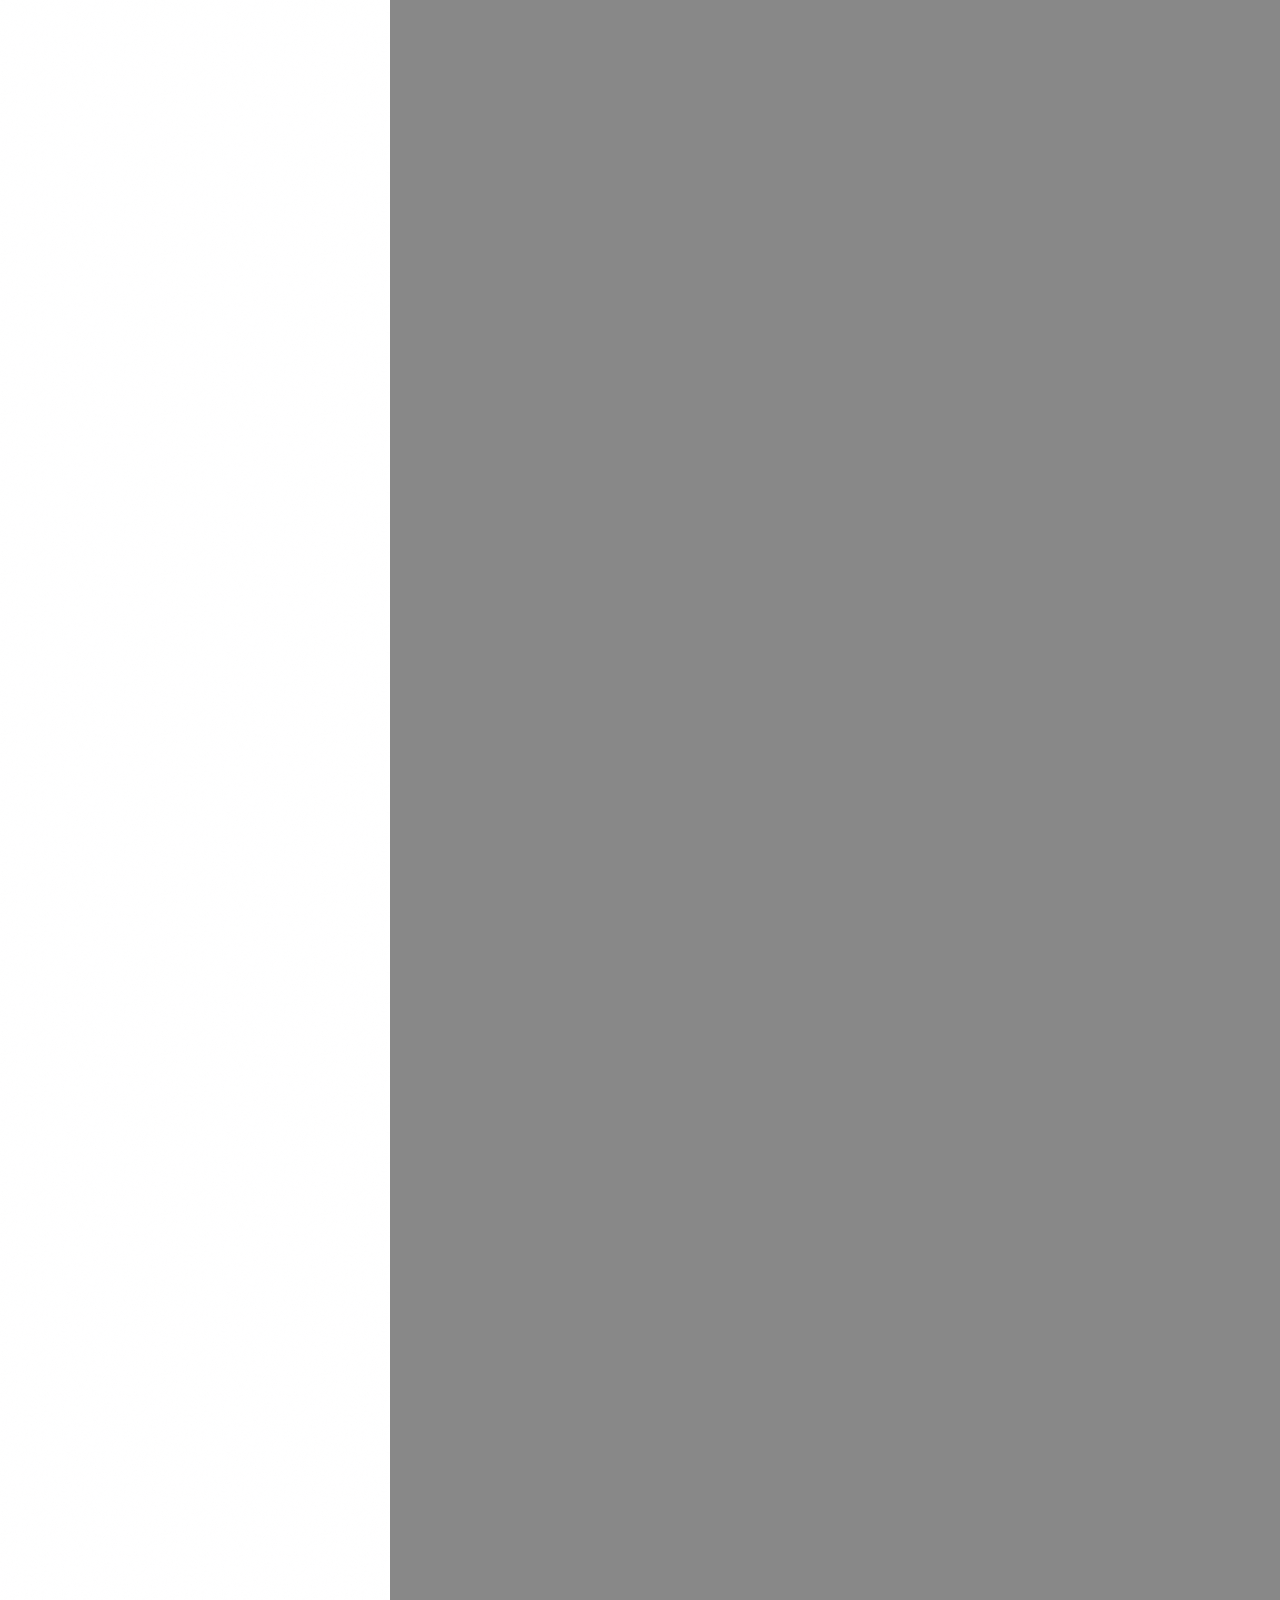
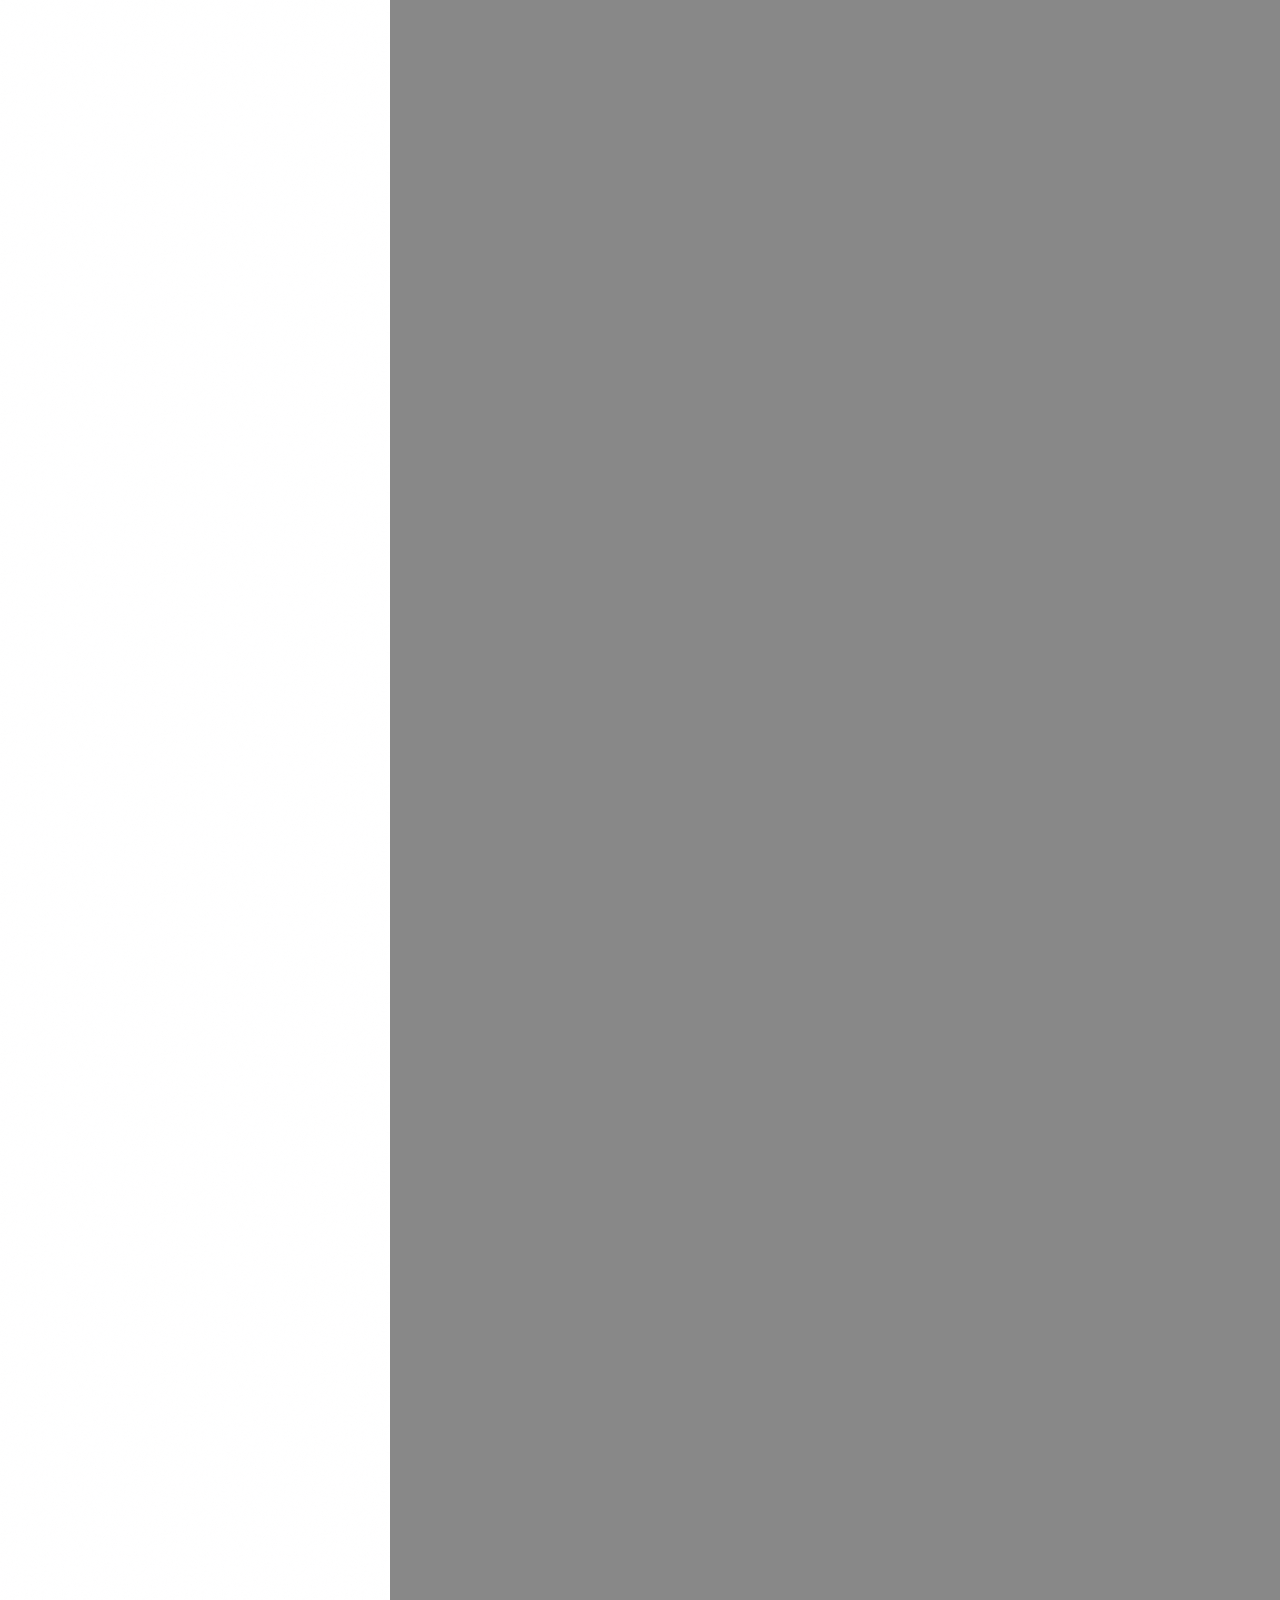
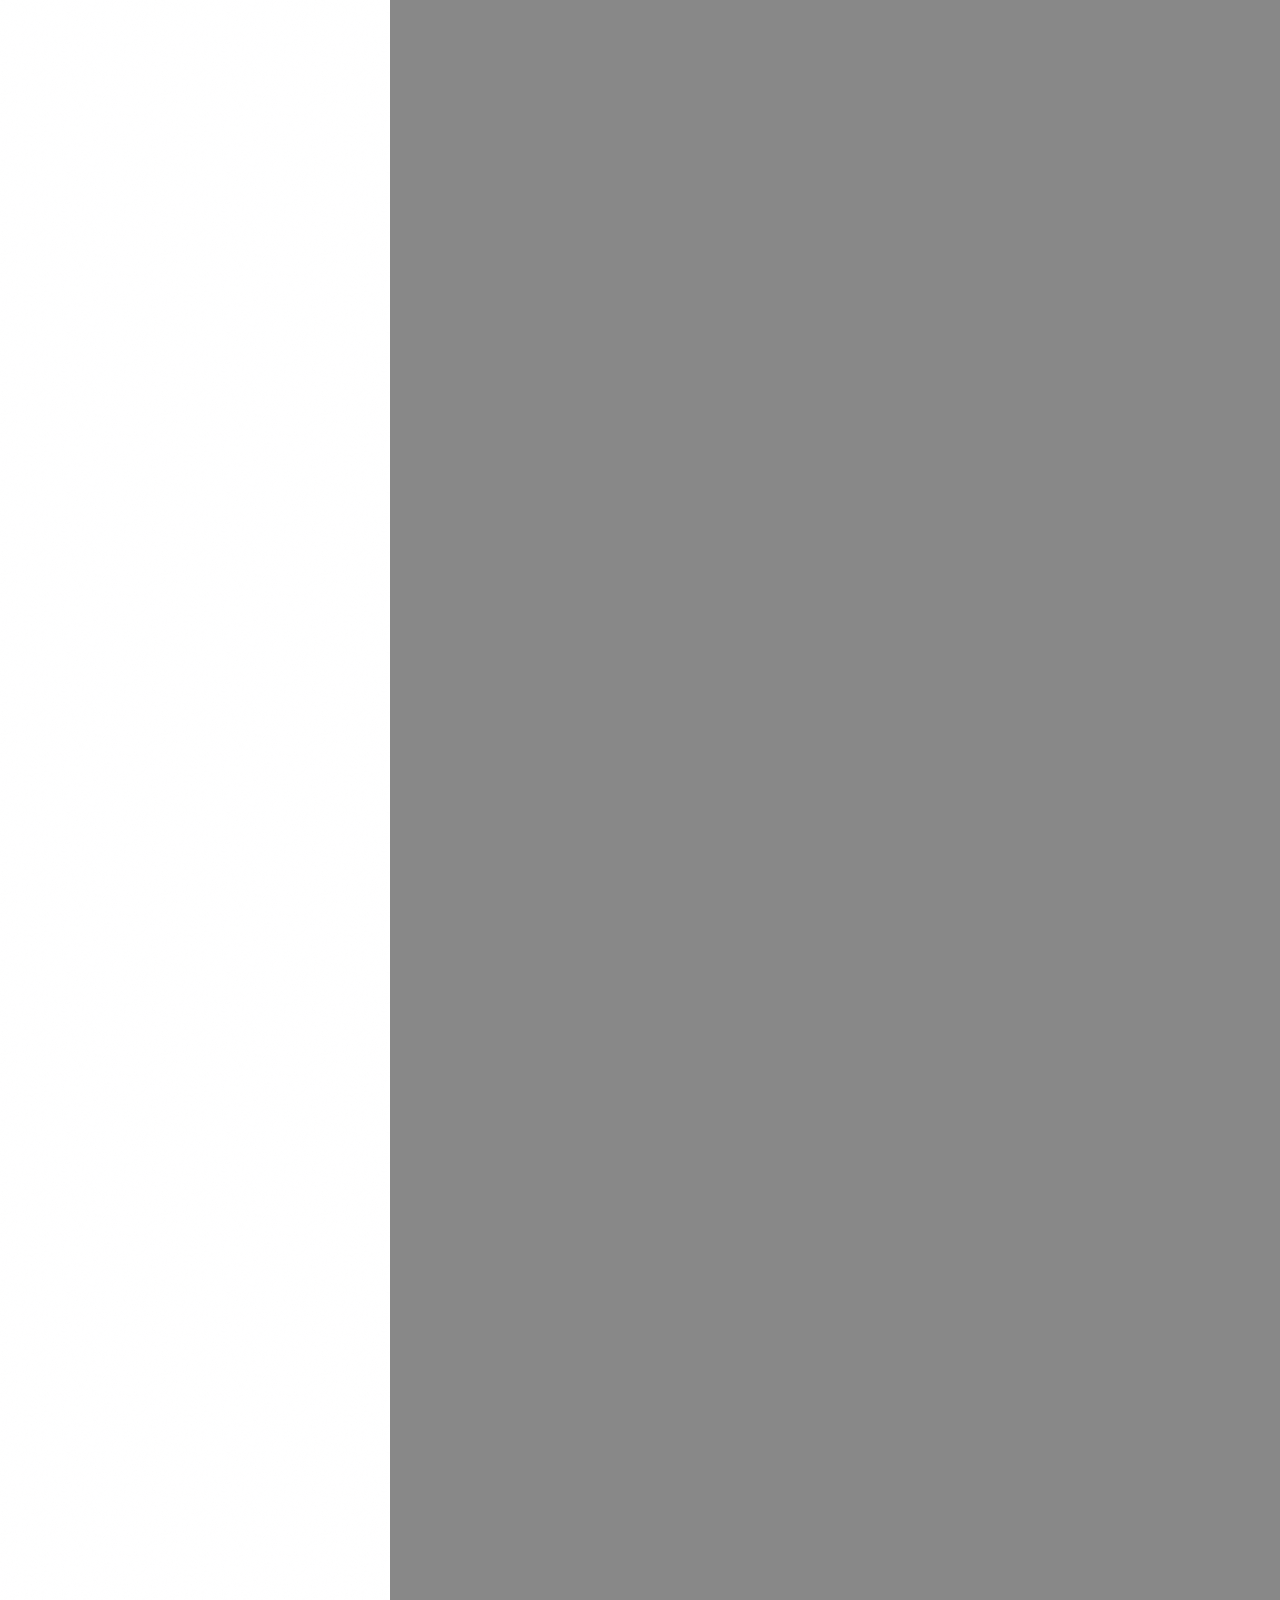
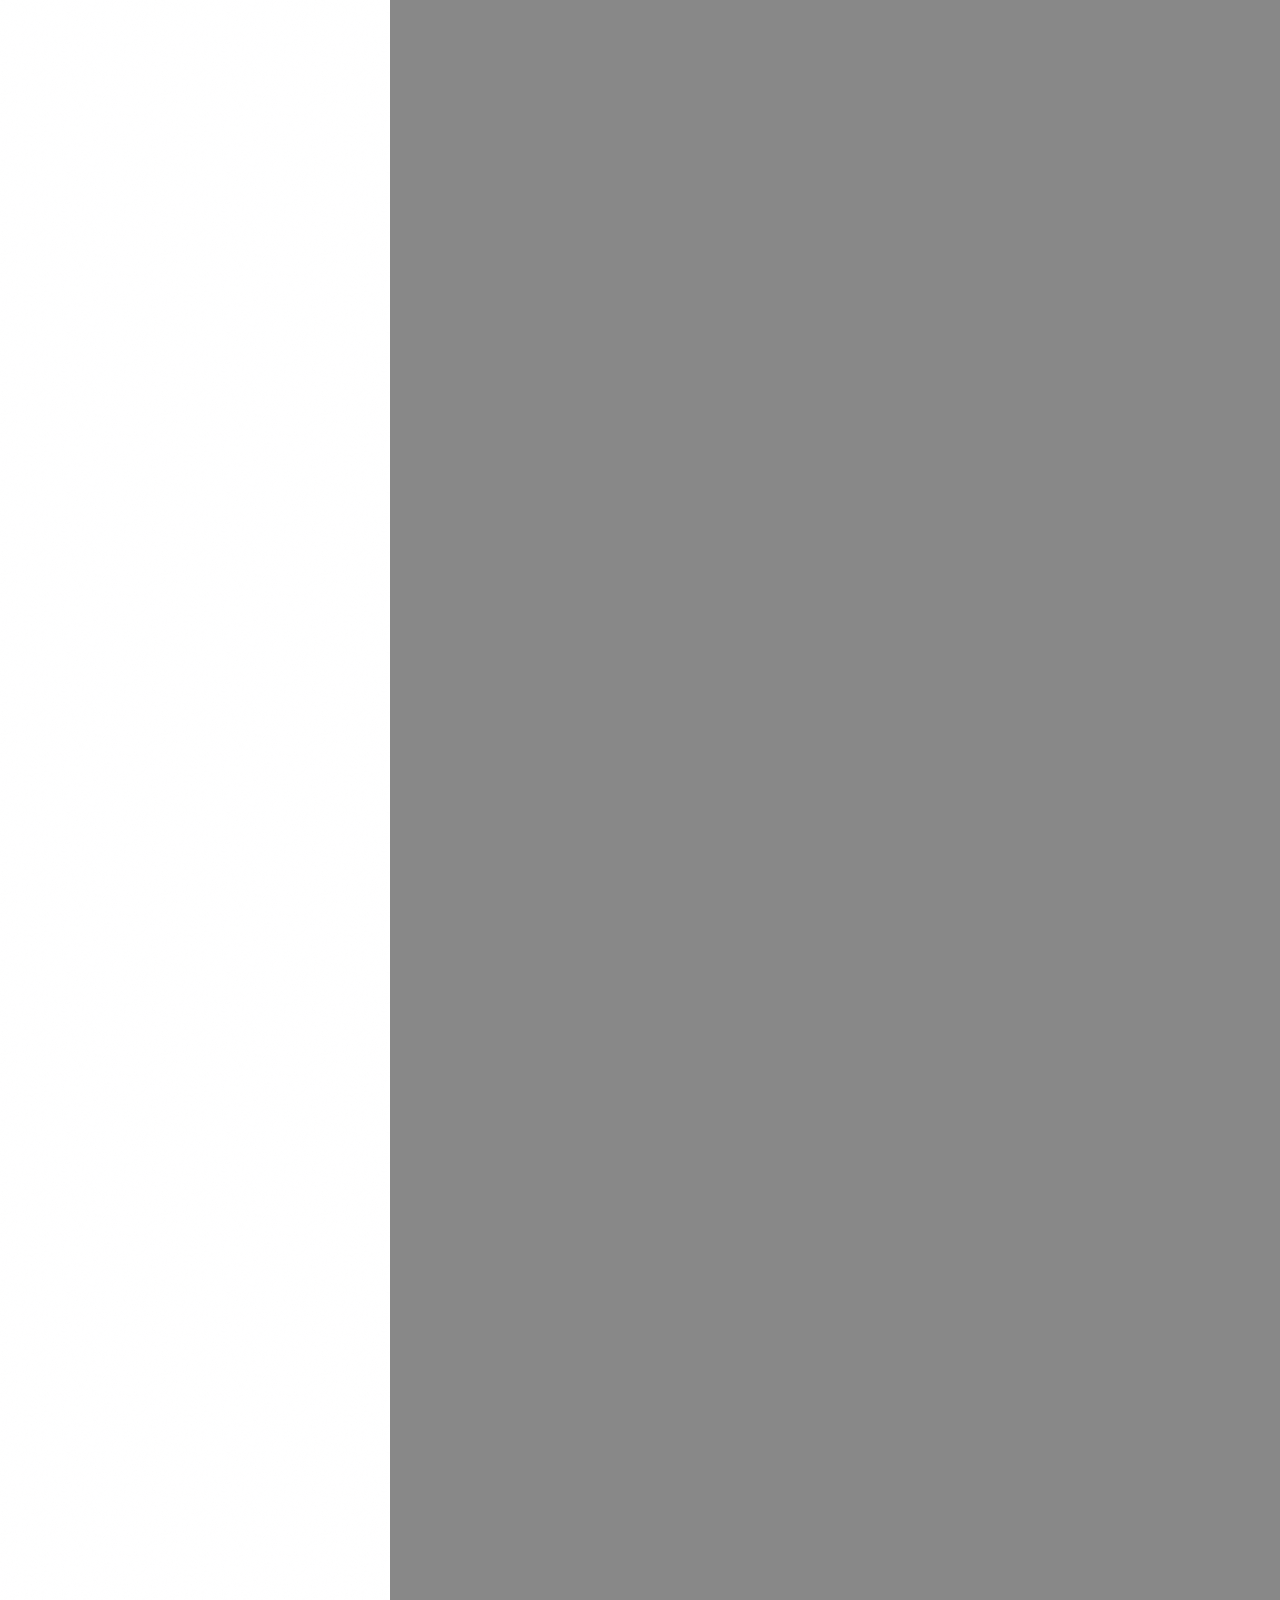
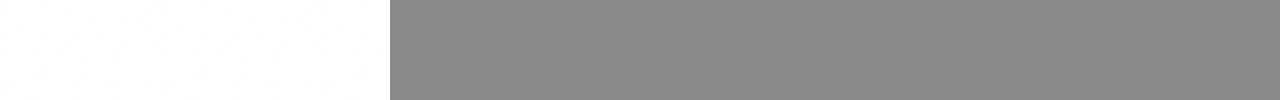
<file: _frame.html>
<!doctype html><html><head><meta charset="utf-8"><style>
html,body{margin:0;padding:0;background:#888}
iframe{border:0;display:block;width:390px;height:14500px;background:#fff}
</style></head><body>
<iframe id="f" src="index.html" scrolling="no"></iframe>
</body></html>
</file>
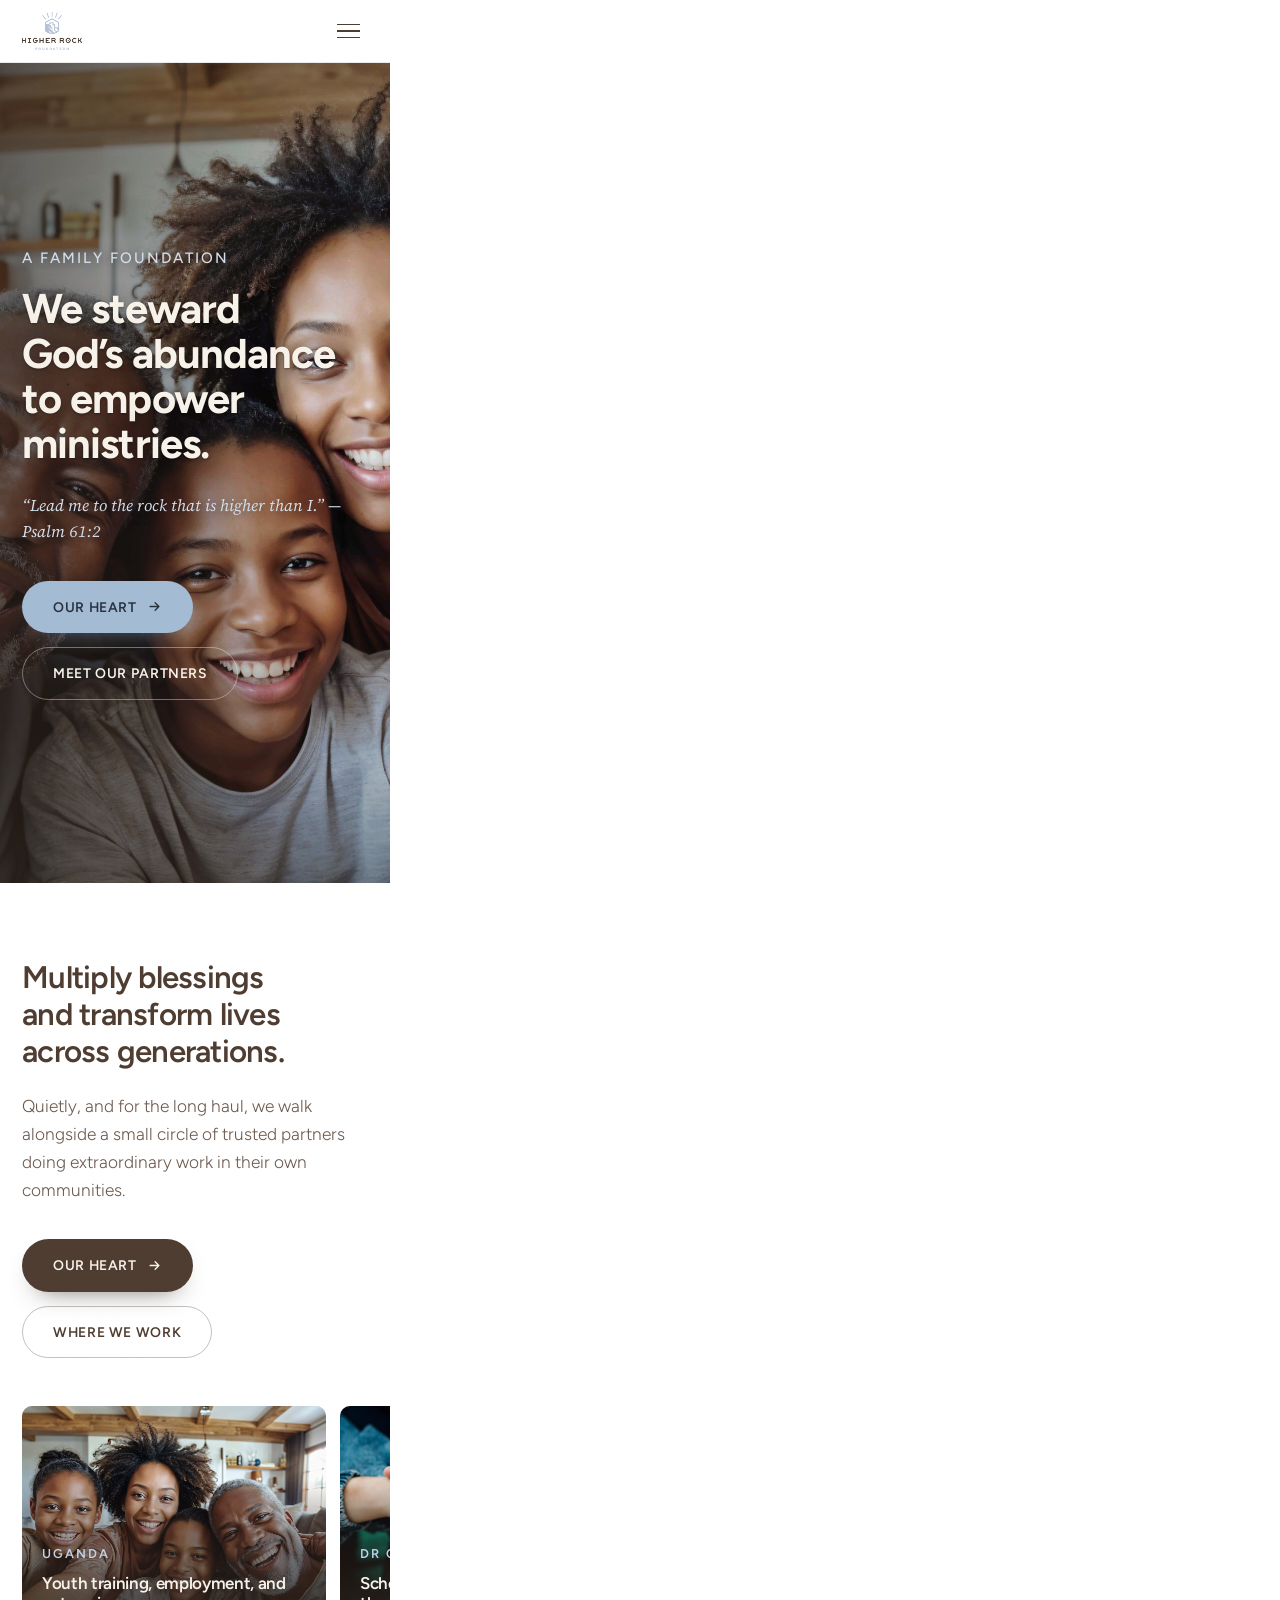
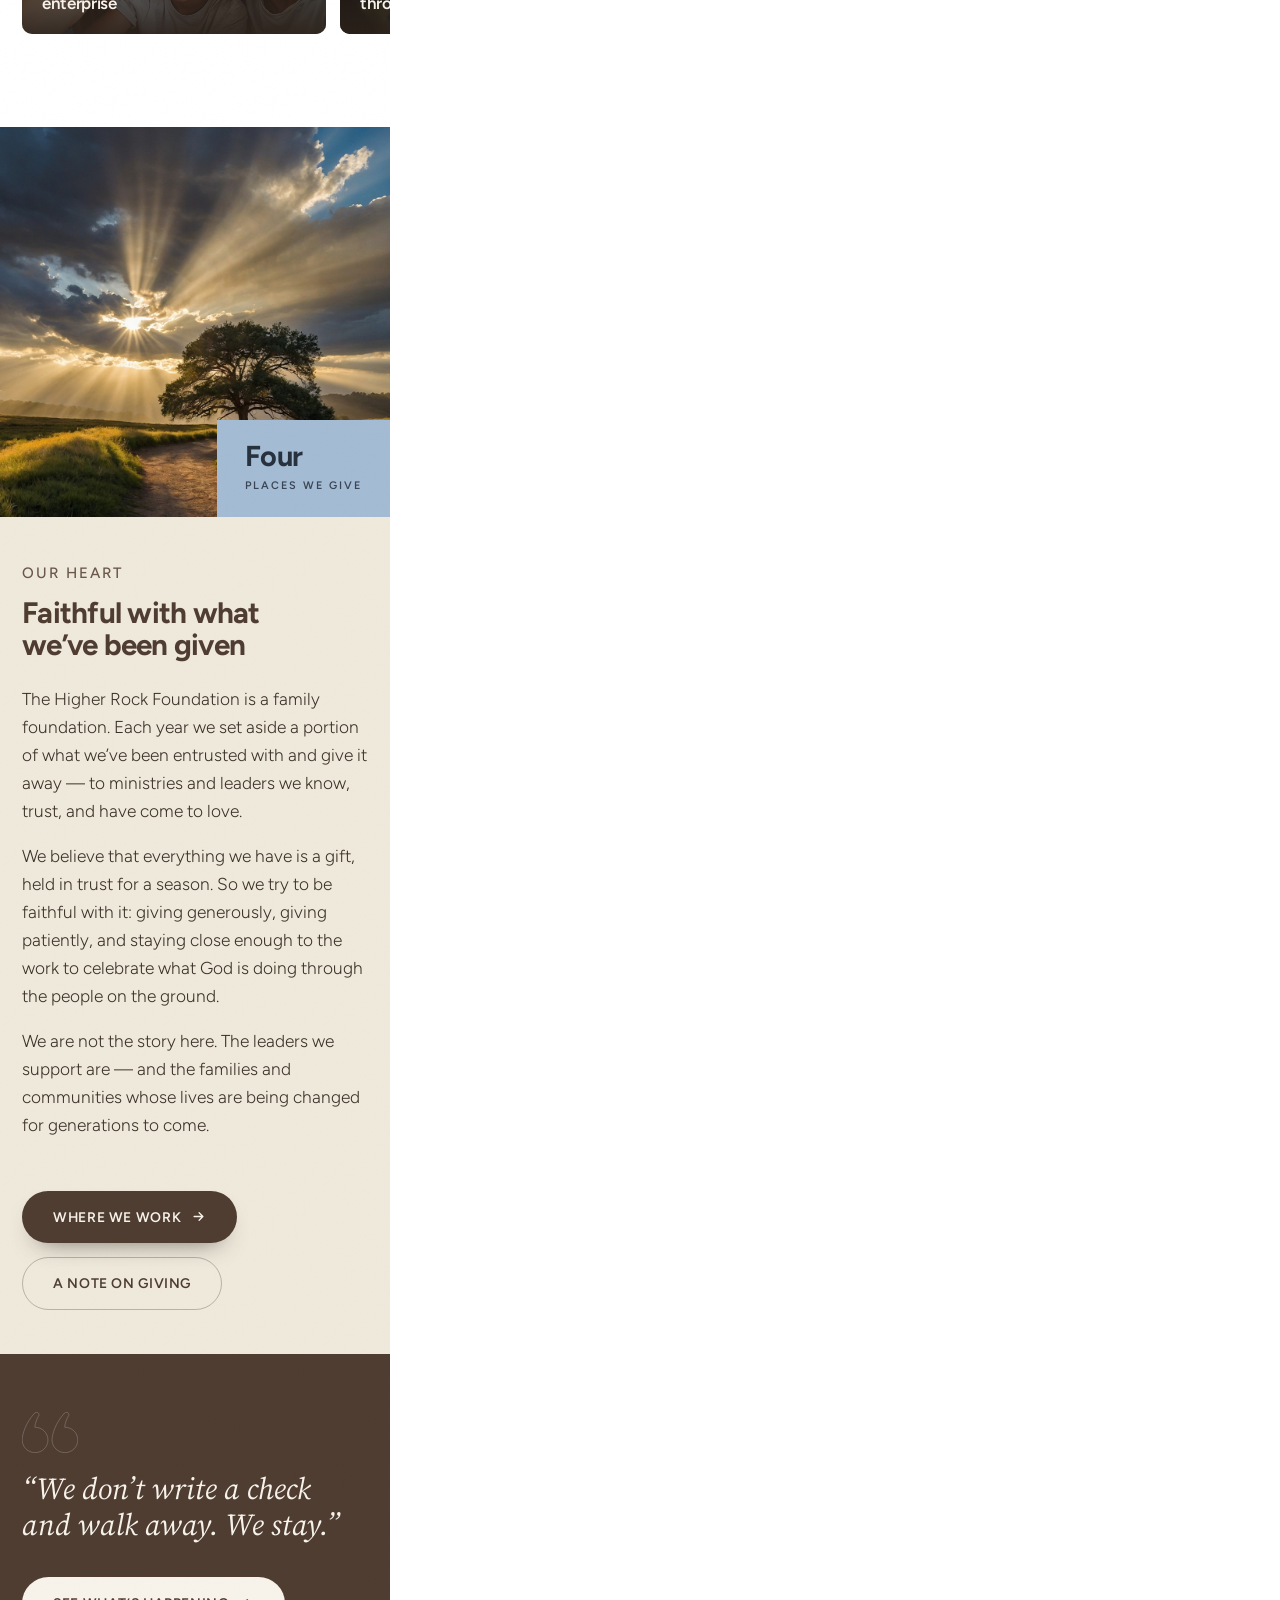
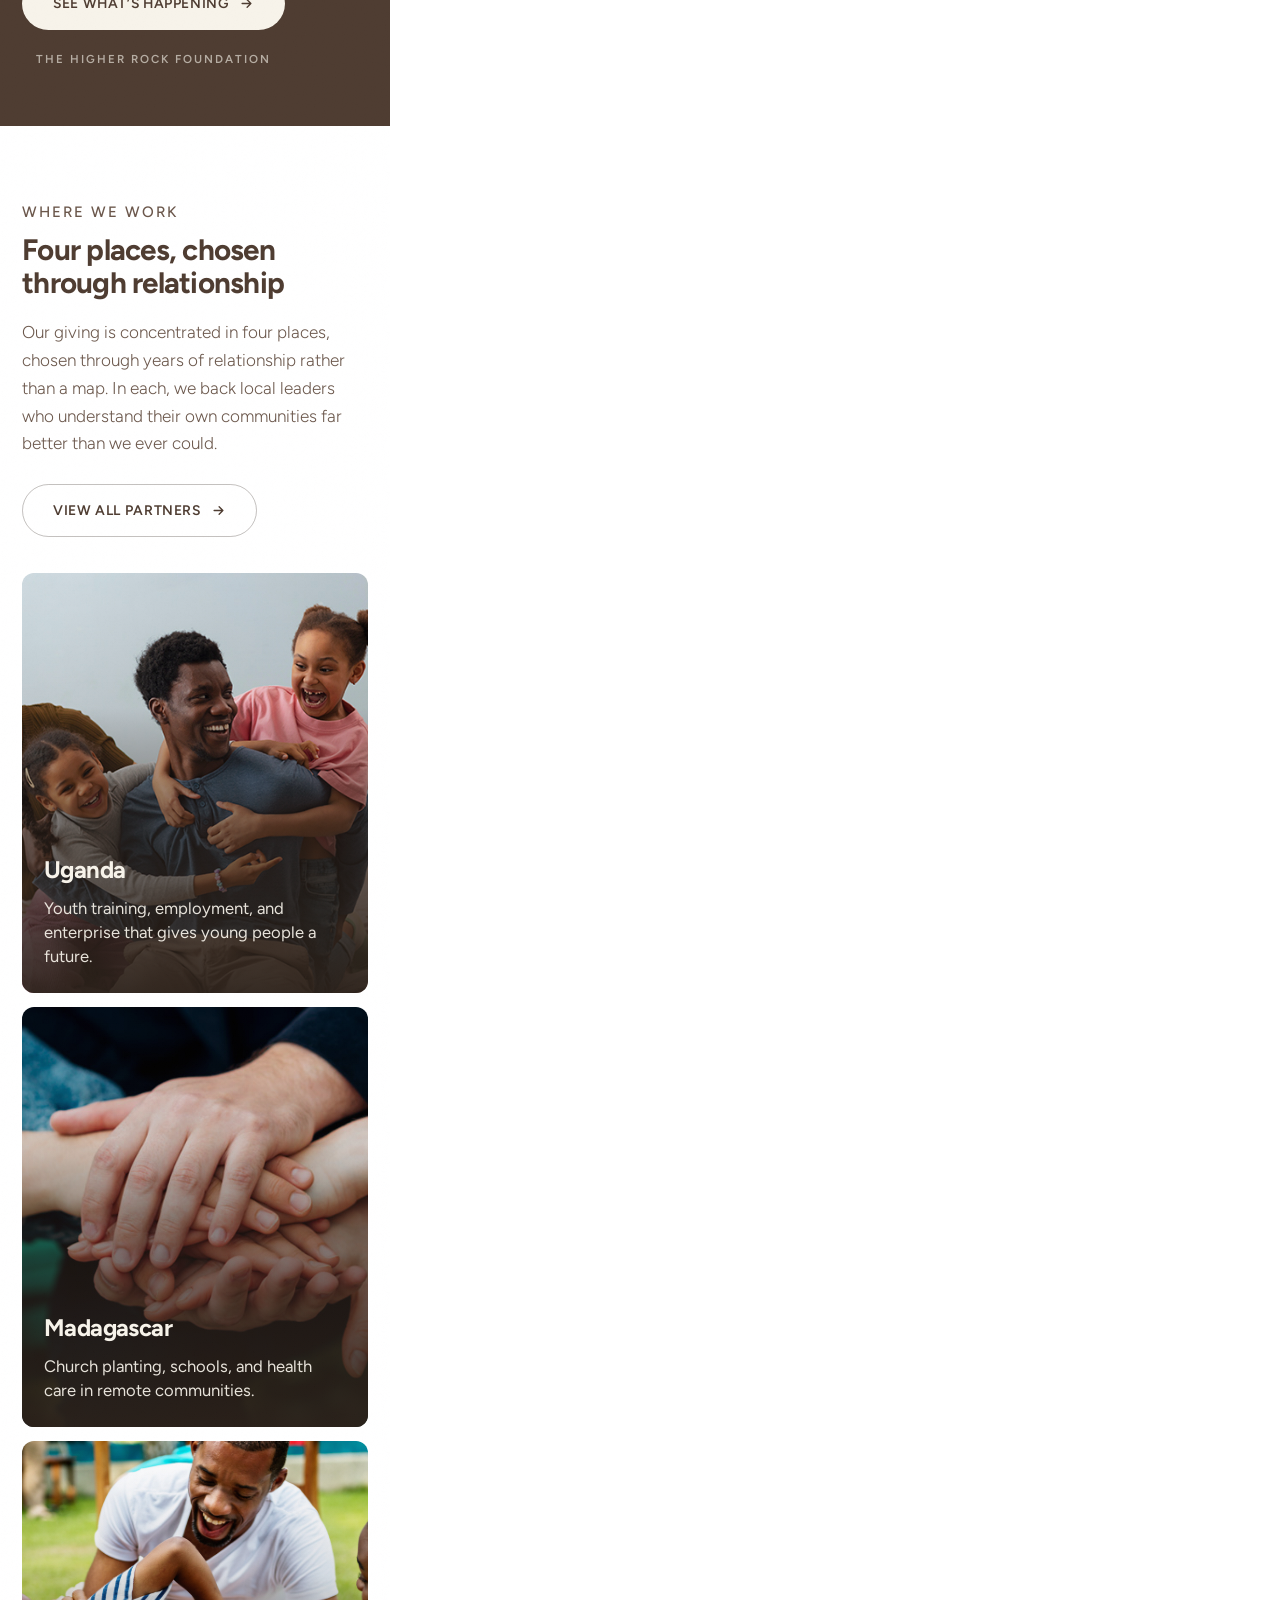
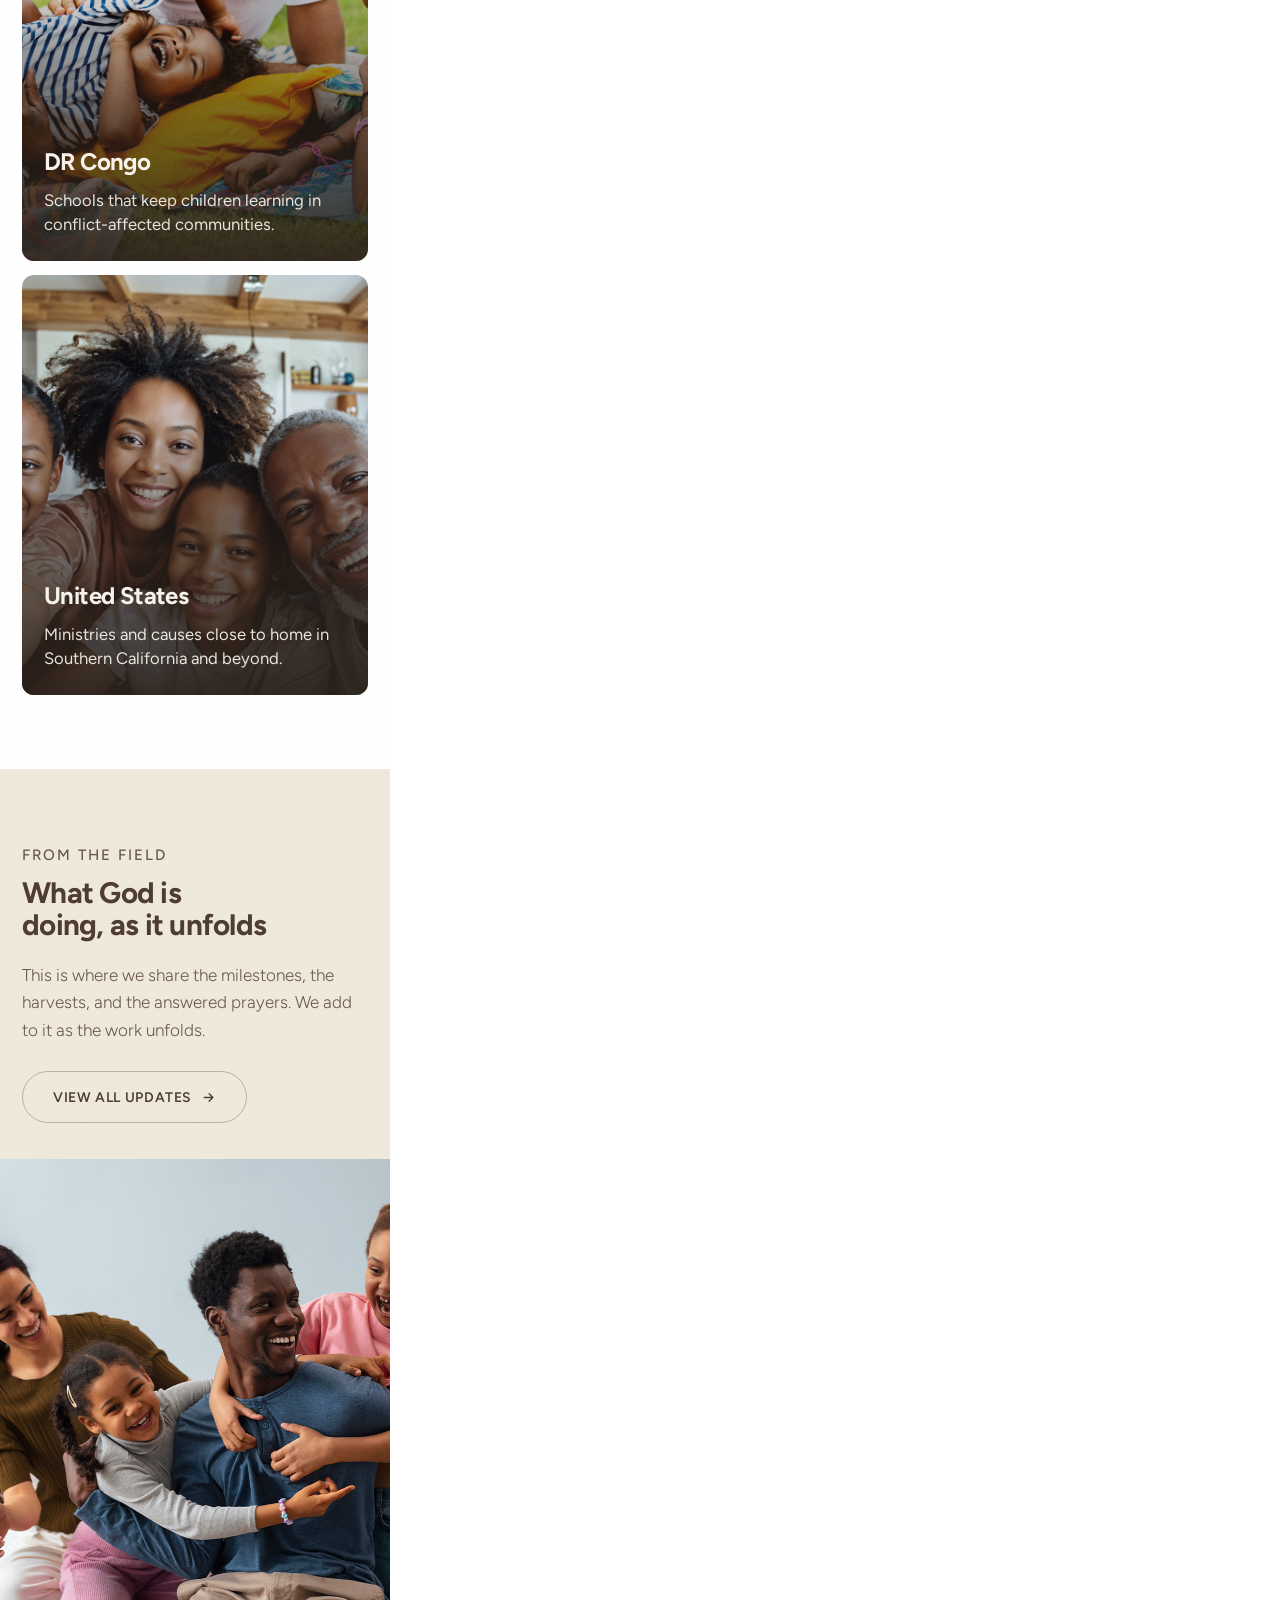
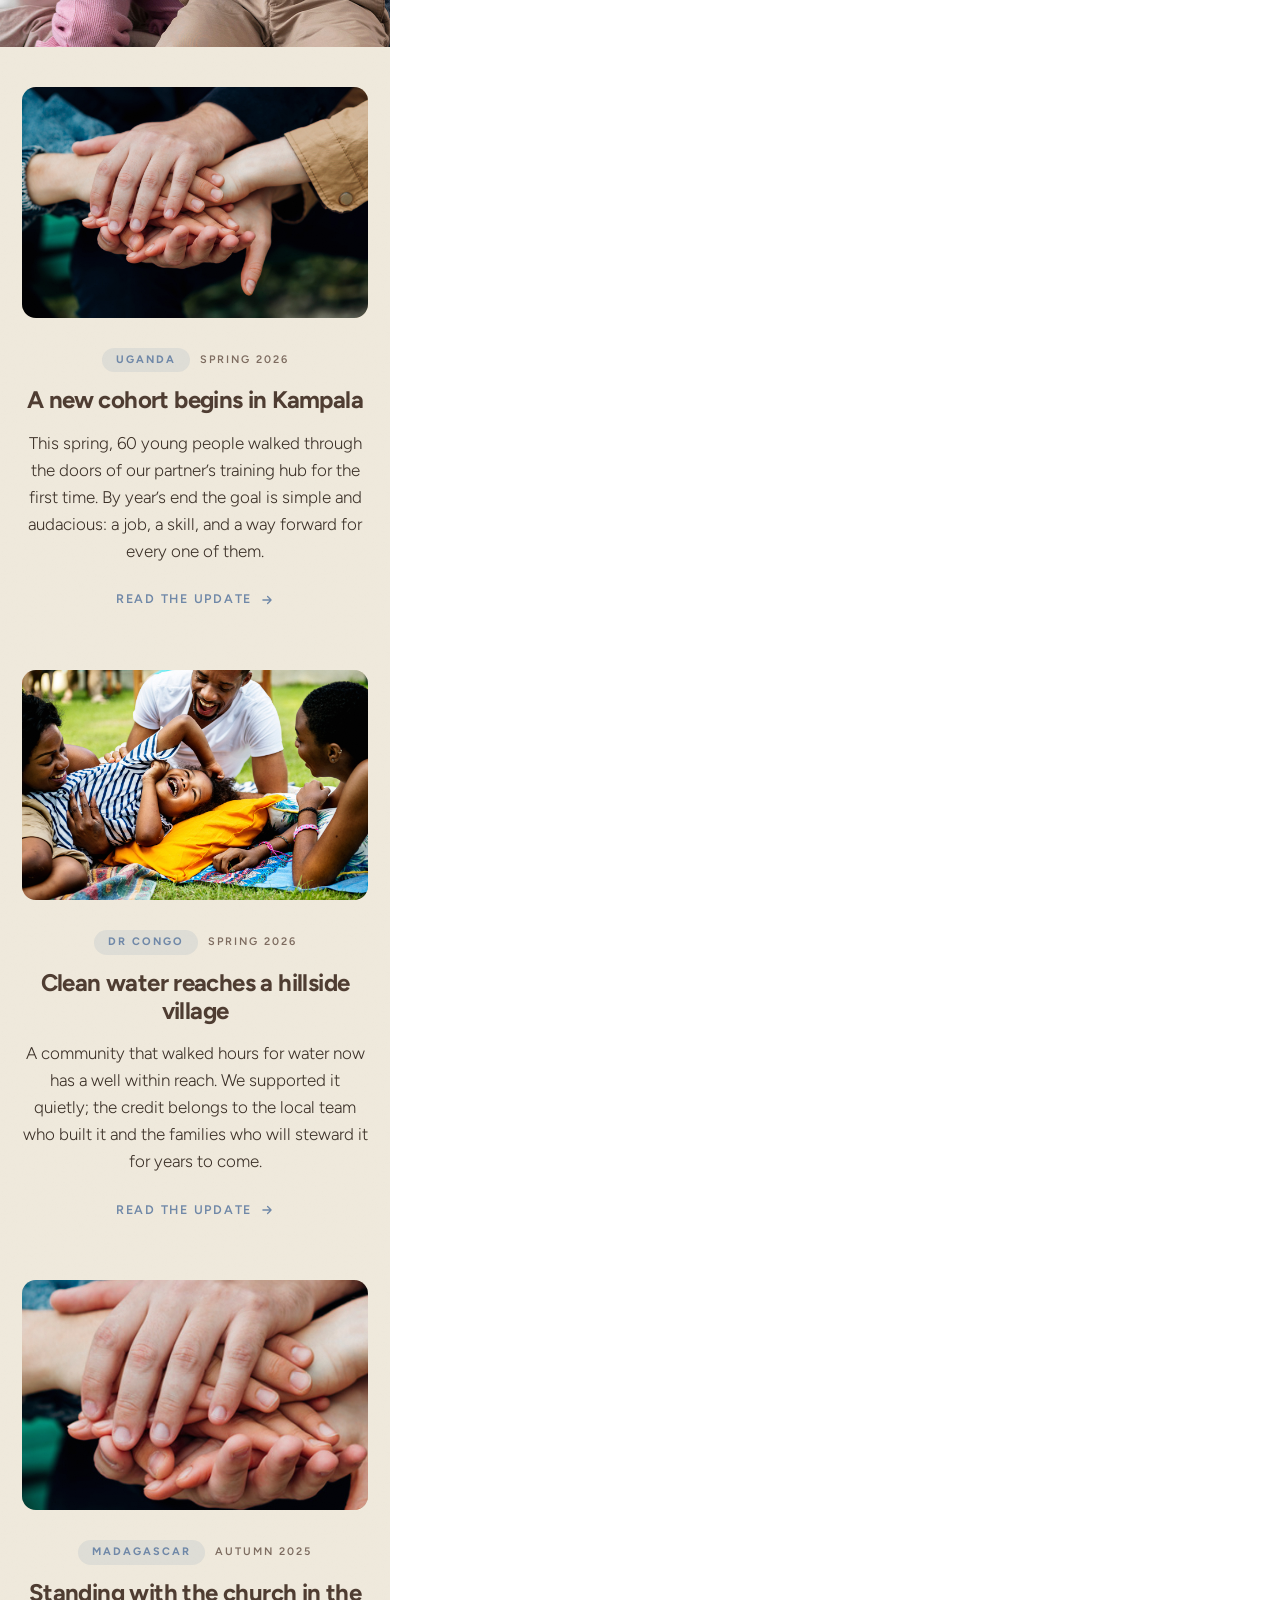
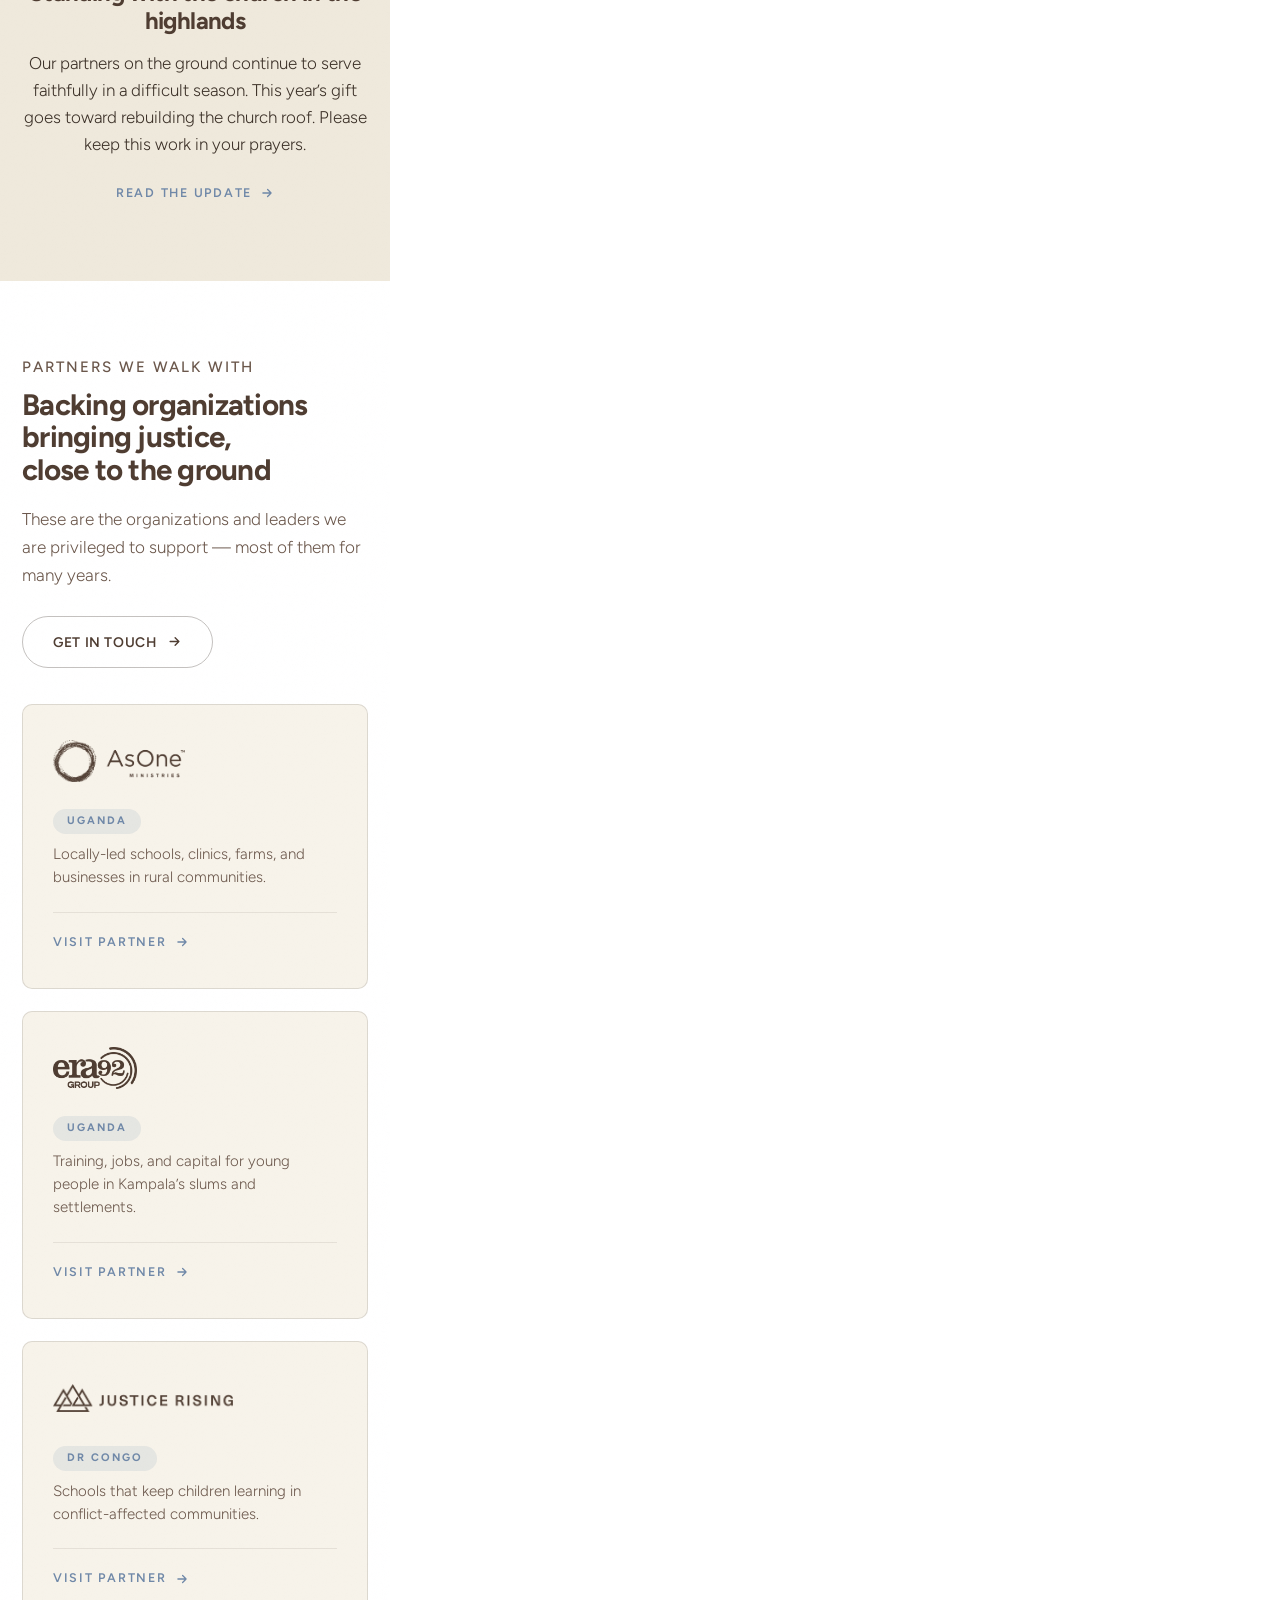
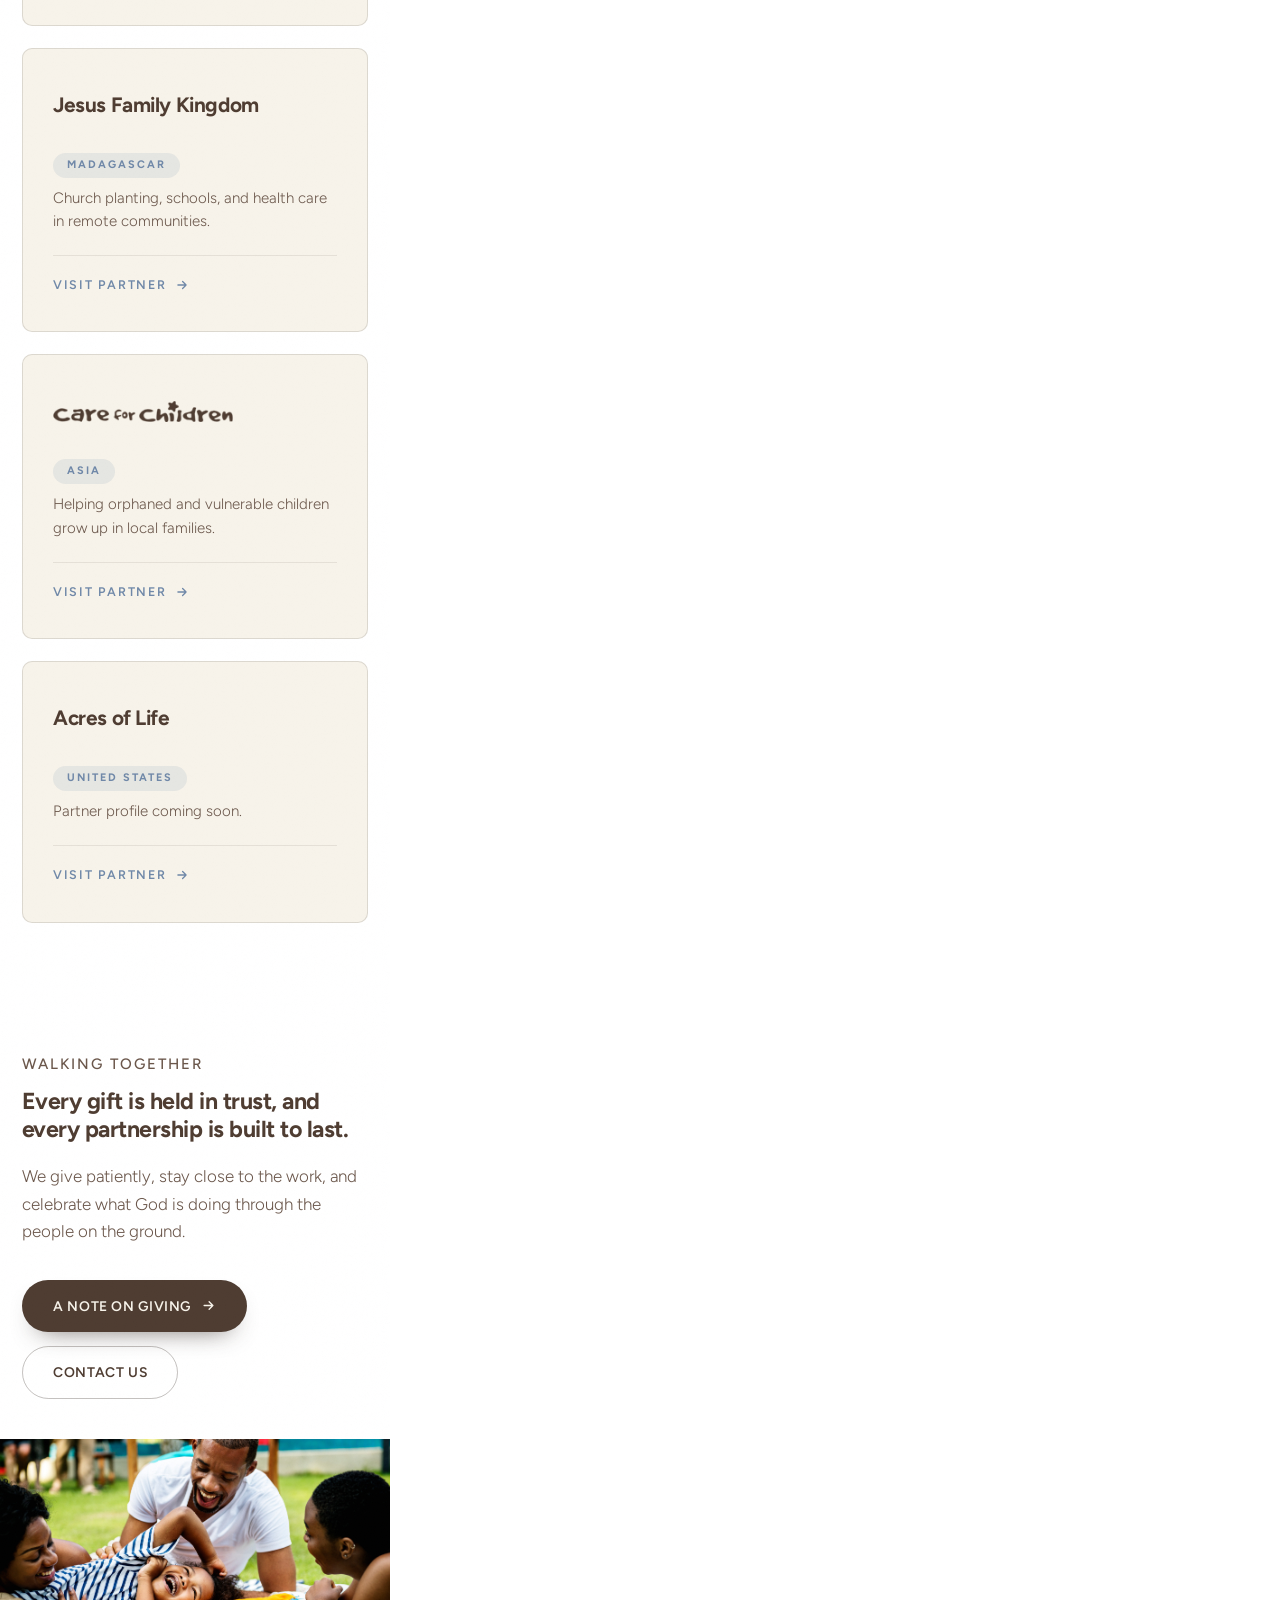
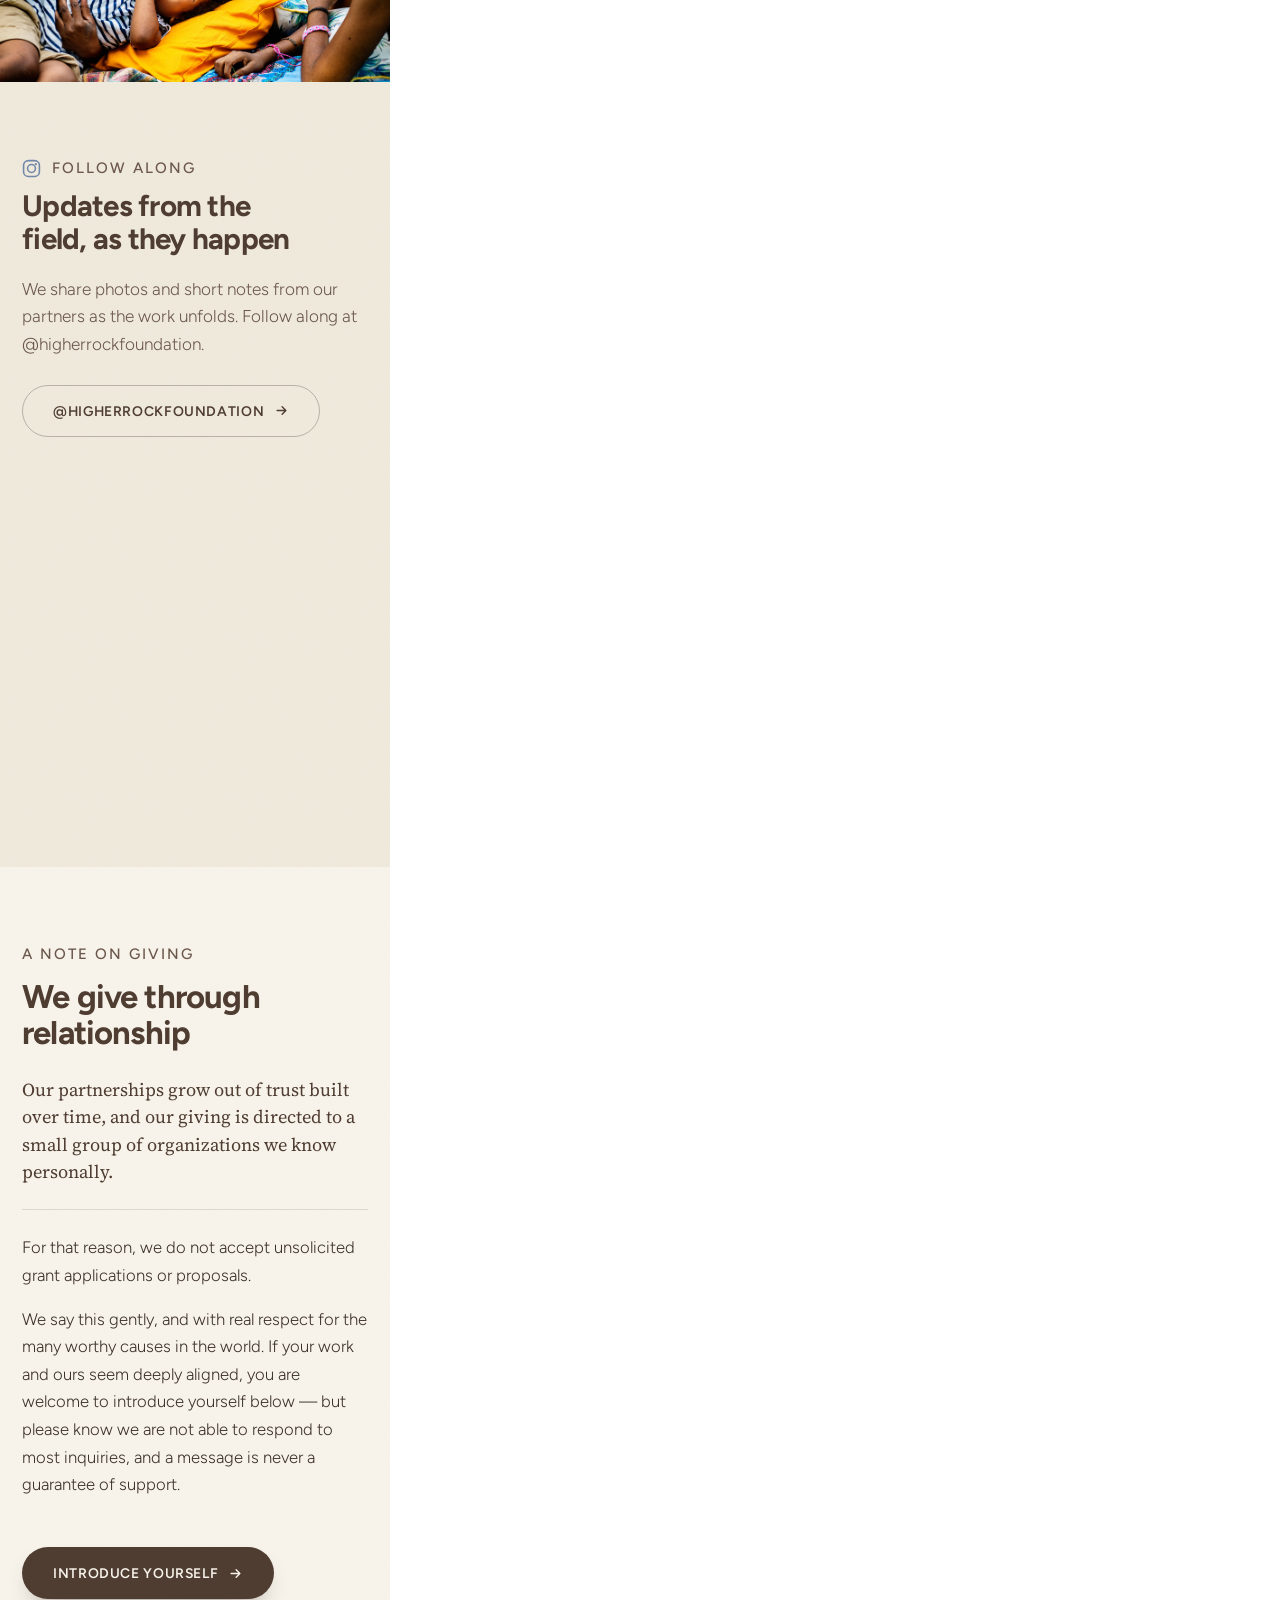
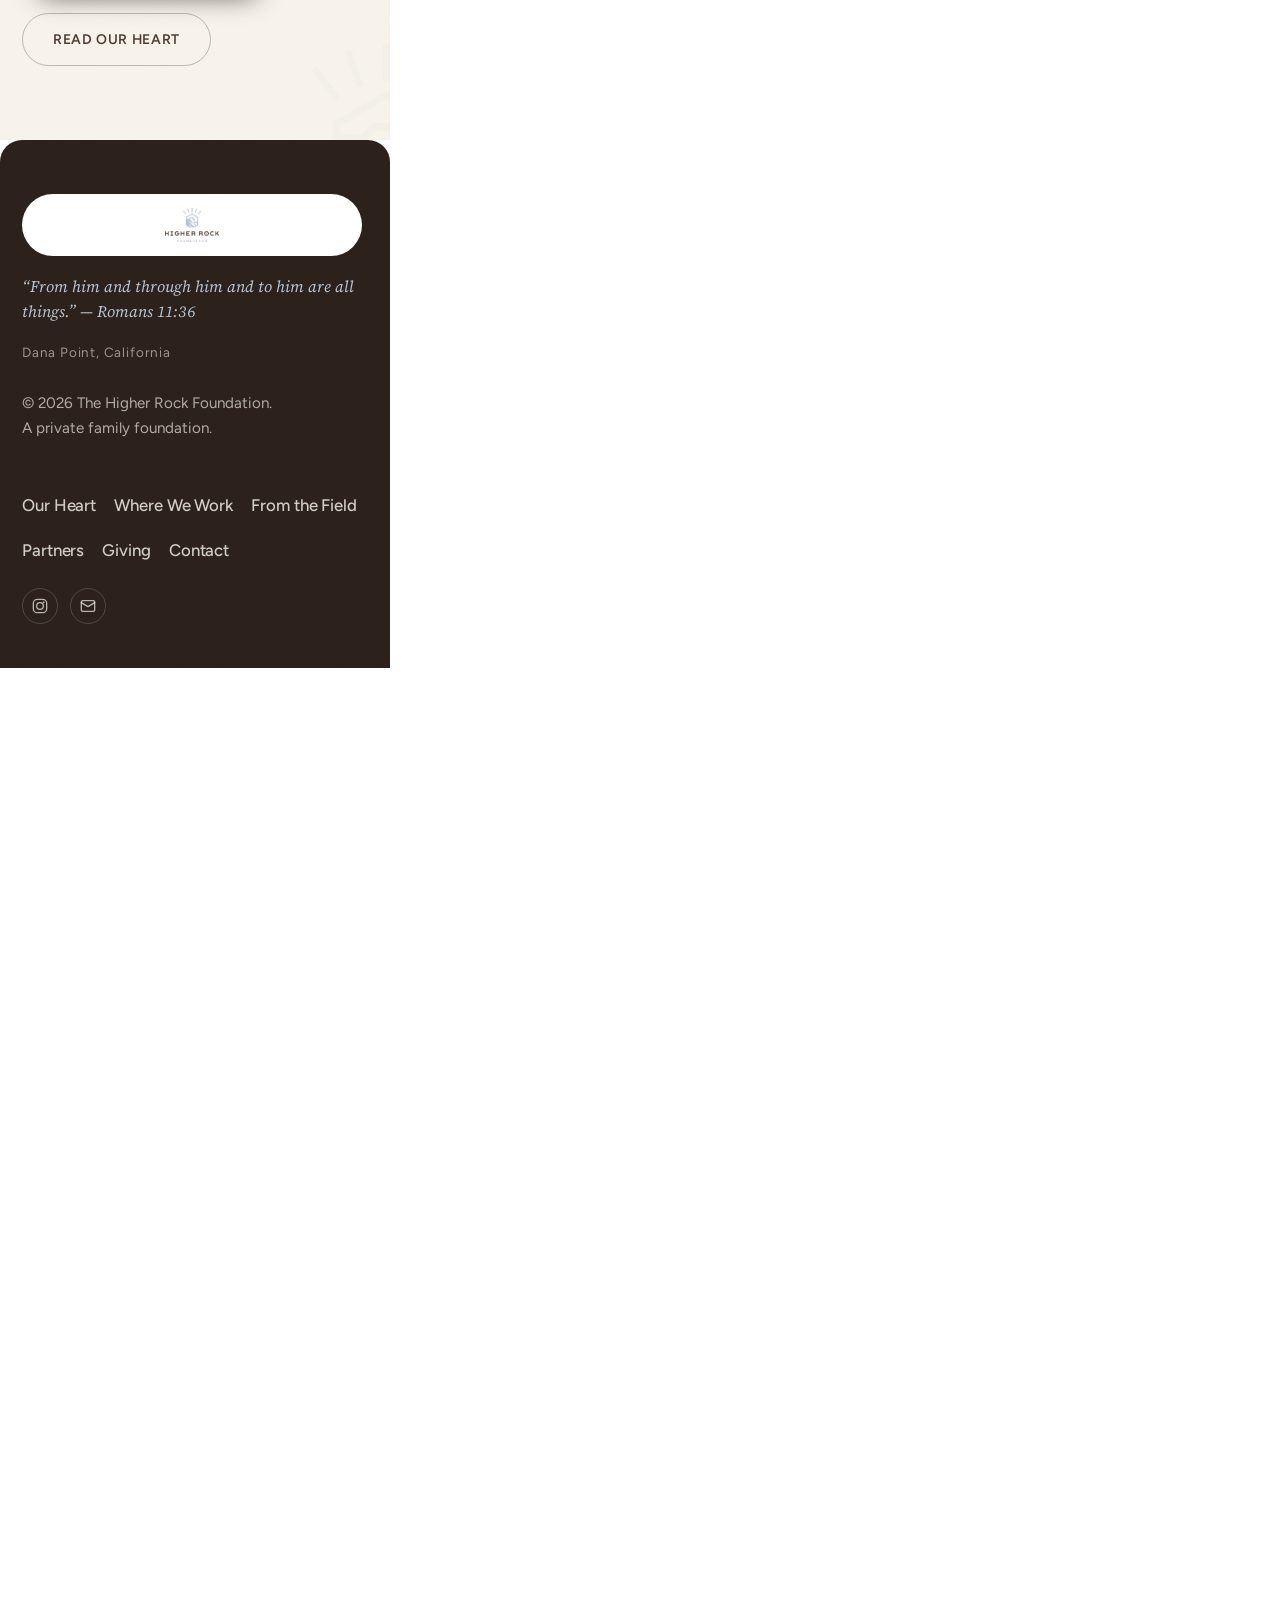
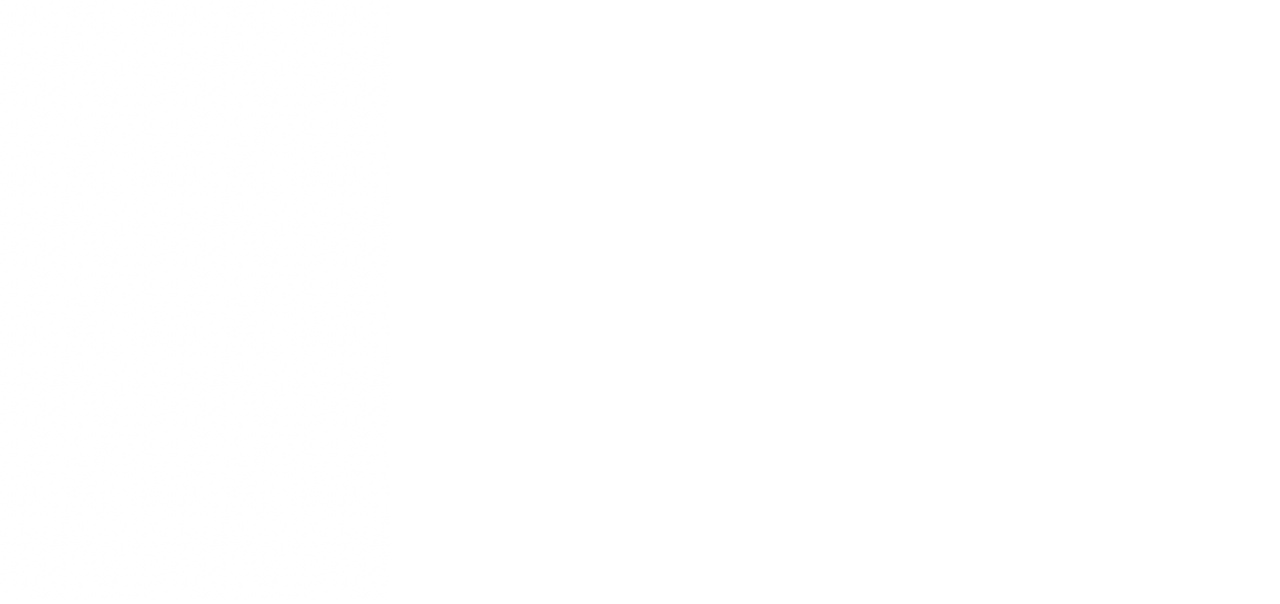
<file: _frame2.html>
<!doctype html><html><head><style>html,body{margin:0}iframe{border:0;width:390px;height:15000px}</style></head>
<body><iframe src="/_probe.html" scrolling="no"></iframe>
<script>setTimeout(function(){document.title=document.querySelector('iframe').contentDocument.title},3000)</script></body></html>
</file>
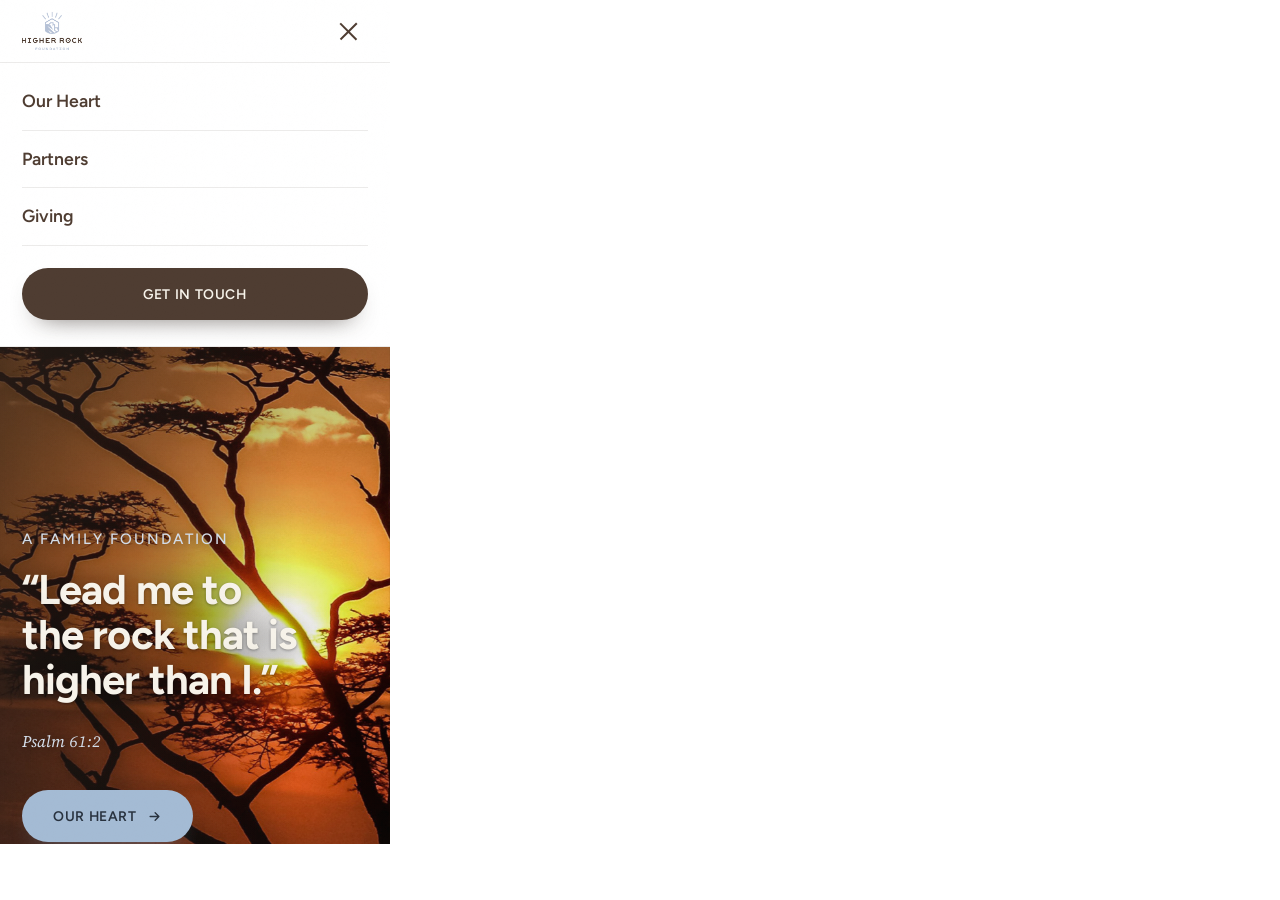
<file: _menu.html>
<!doctype html><html><head><style>html,body{margin:0}#f{border:0;width:390px;height:844px}</style></head>
<body><iframe id="f" src="/index.html"></iframe>
<script>document.getElementById('f').addEventListener('load',function(){
setTimeout(function(){try{this.contentDocument.getElementById('burger').click()}catch(e){}}.bind(this),400)})</script>
</body></html>
</file>
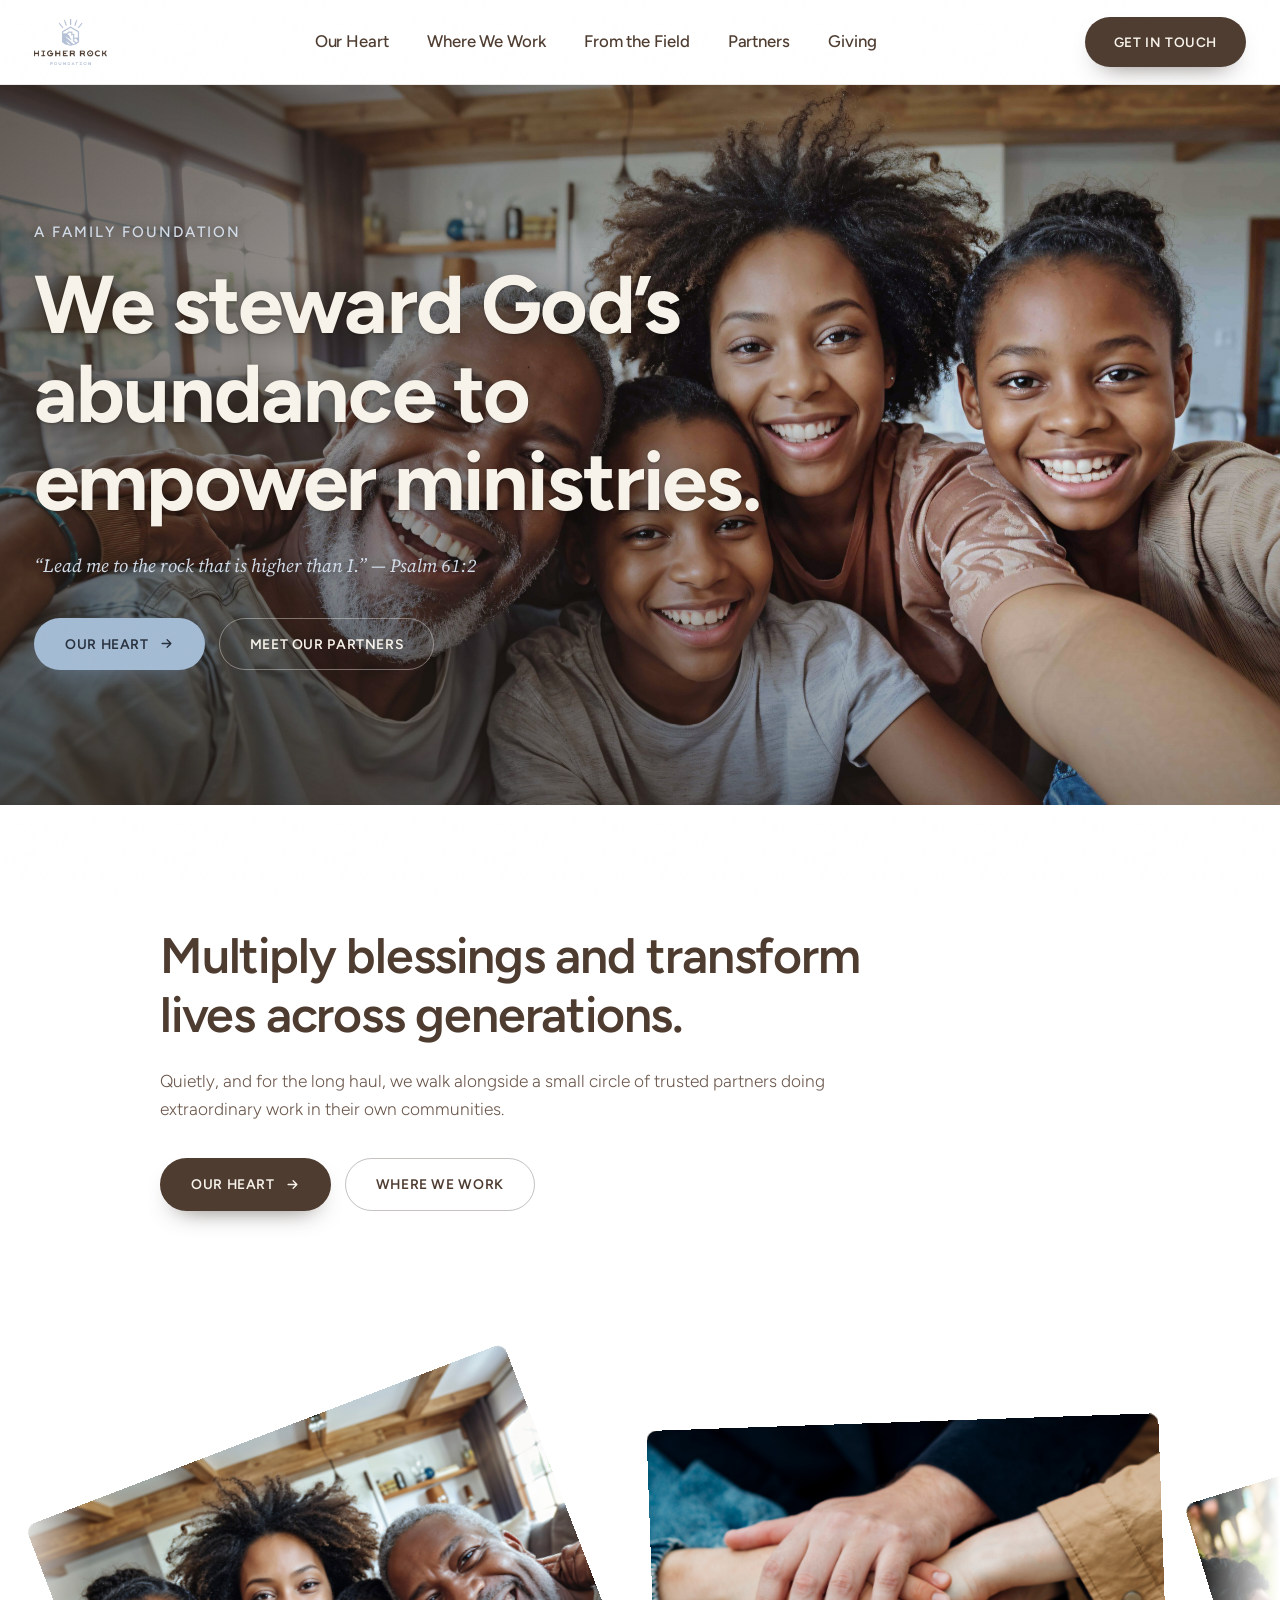
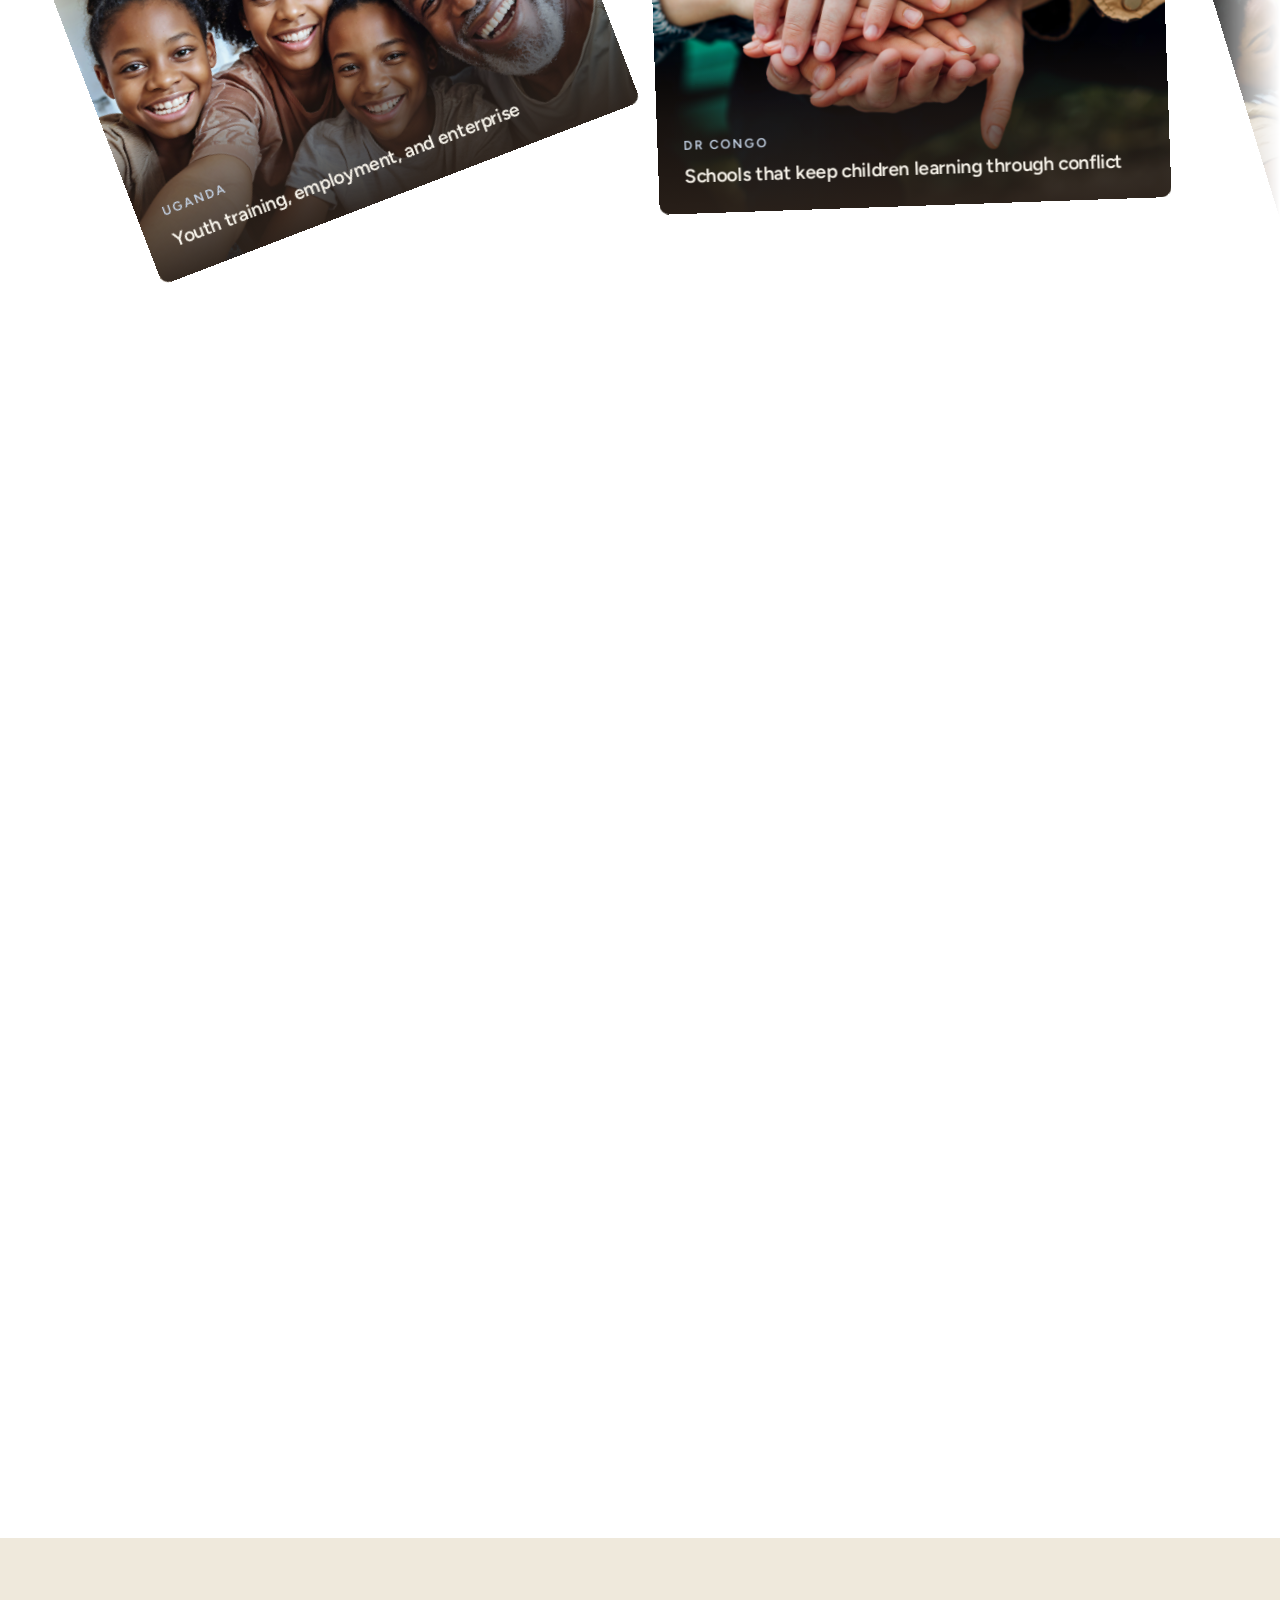
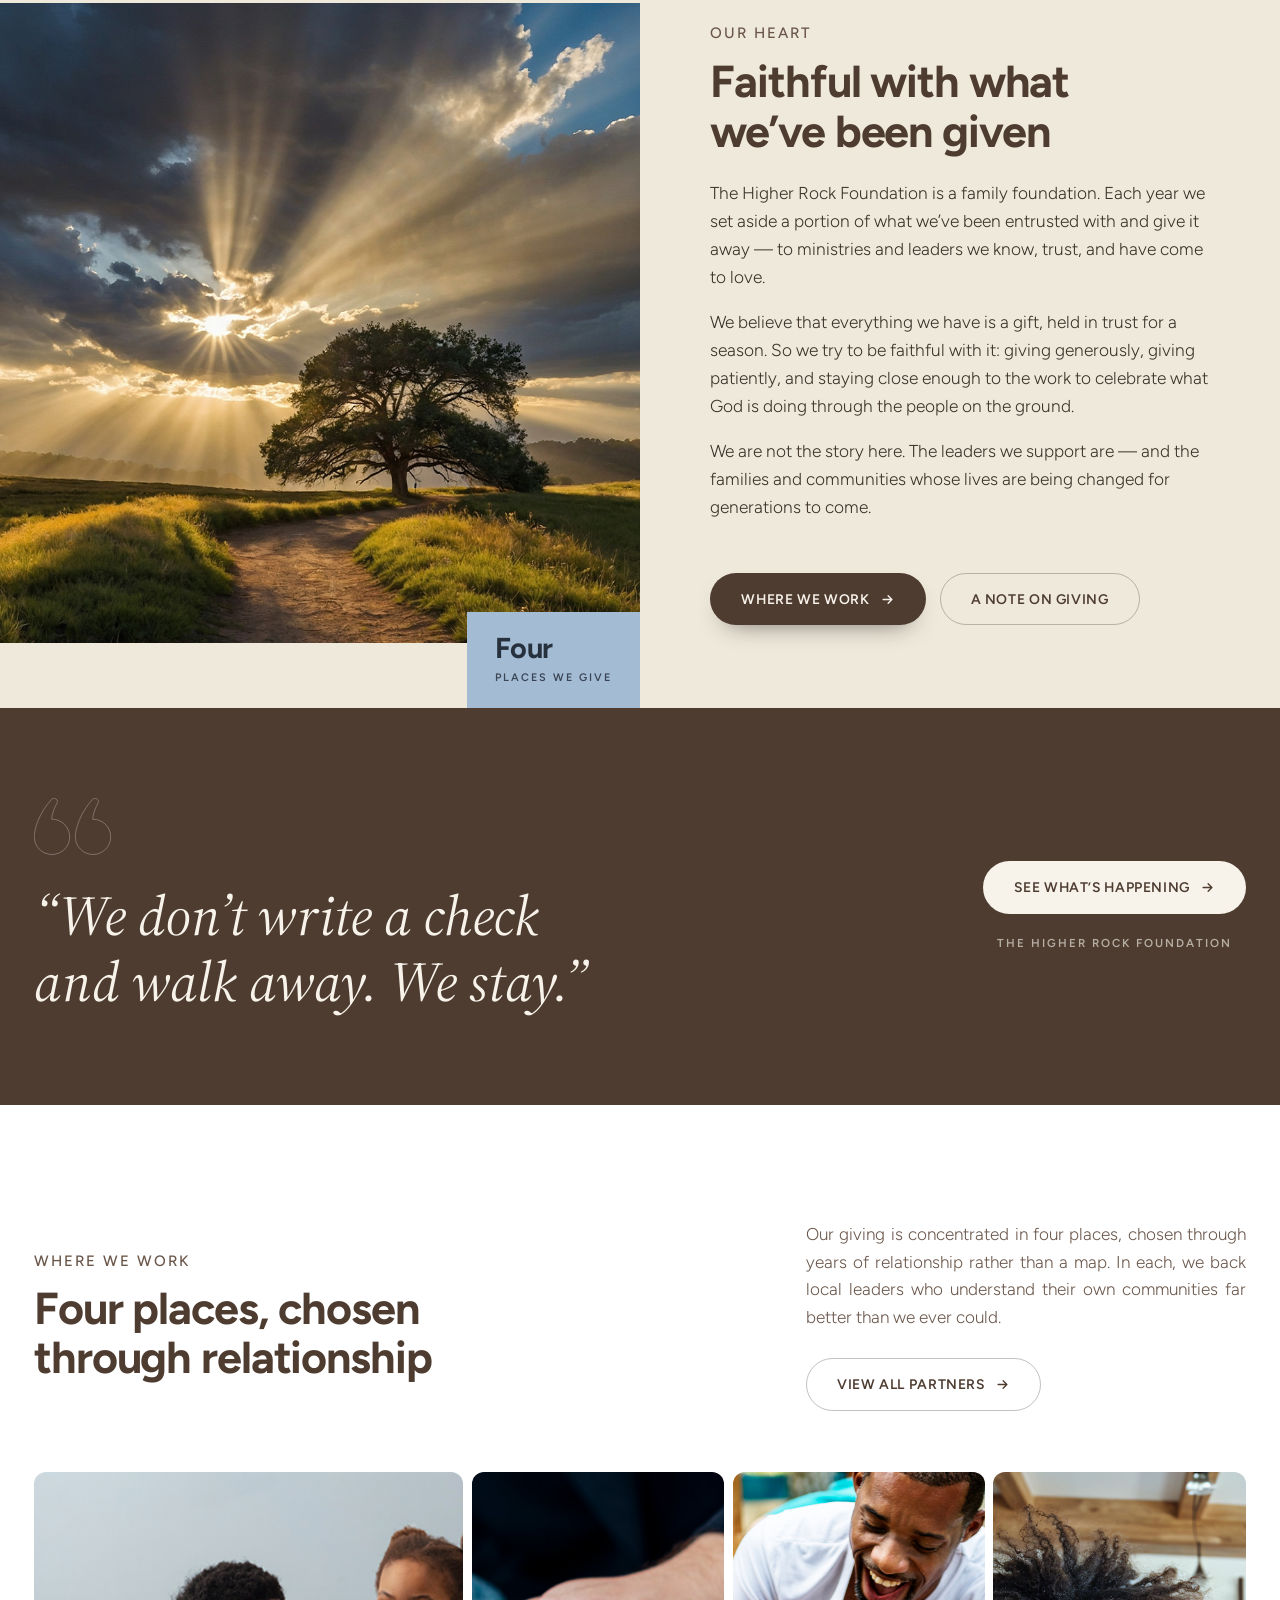
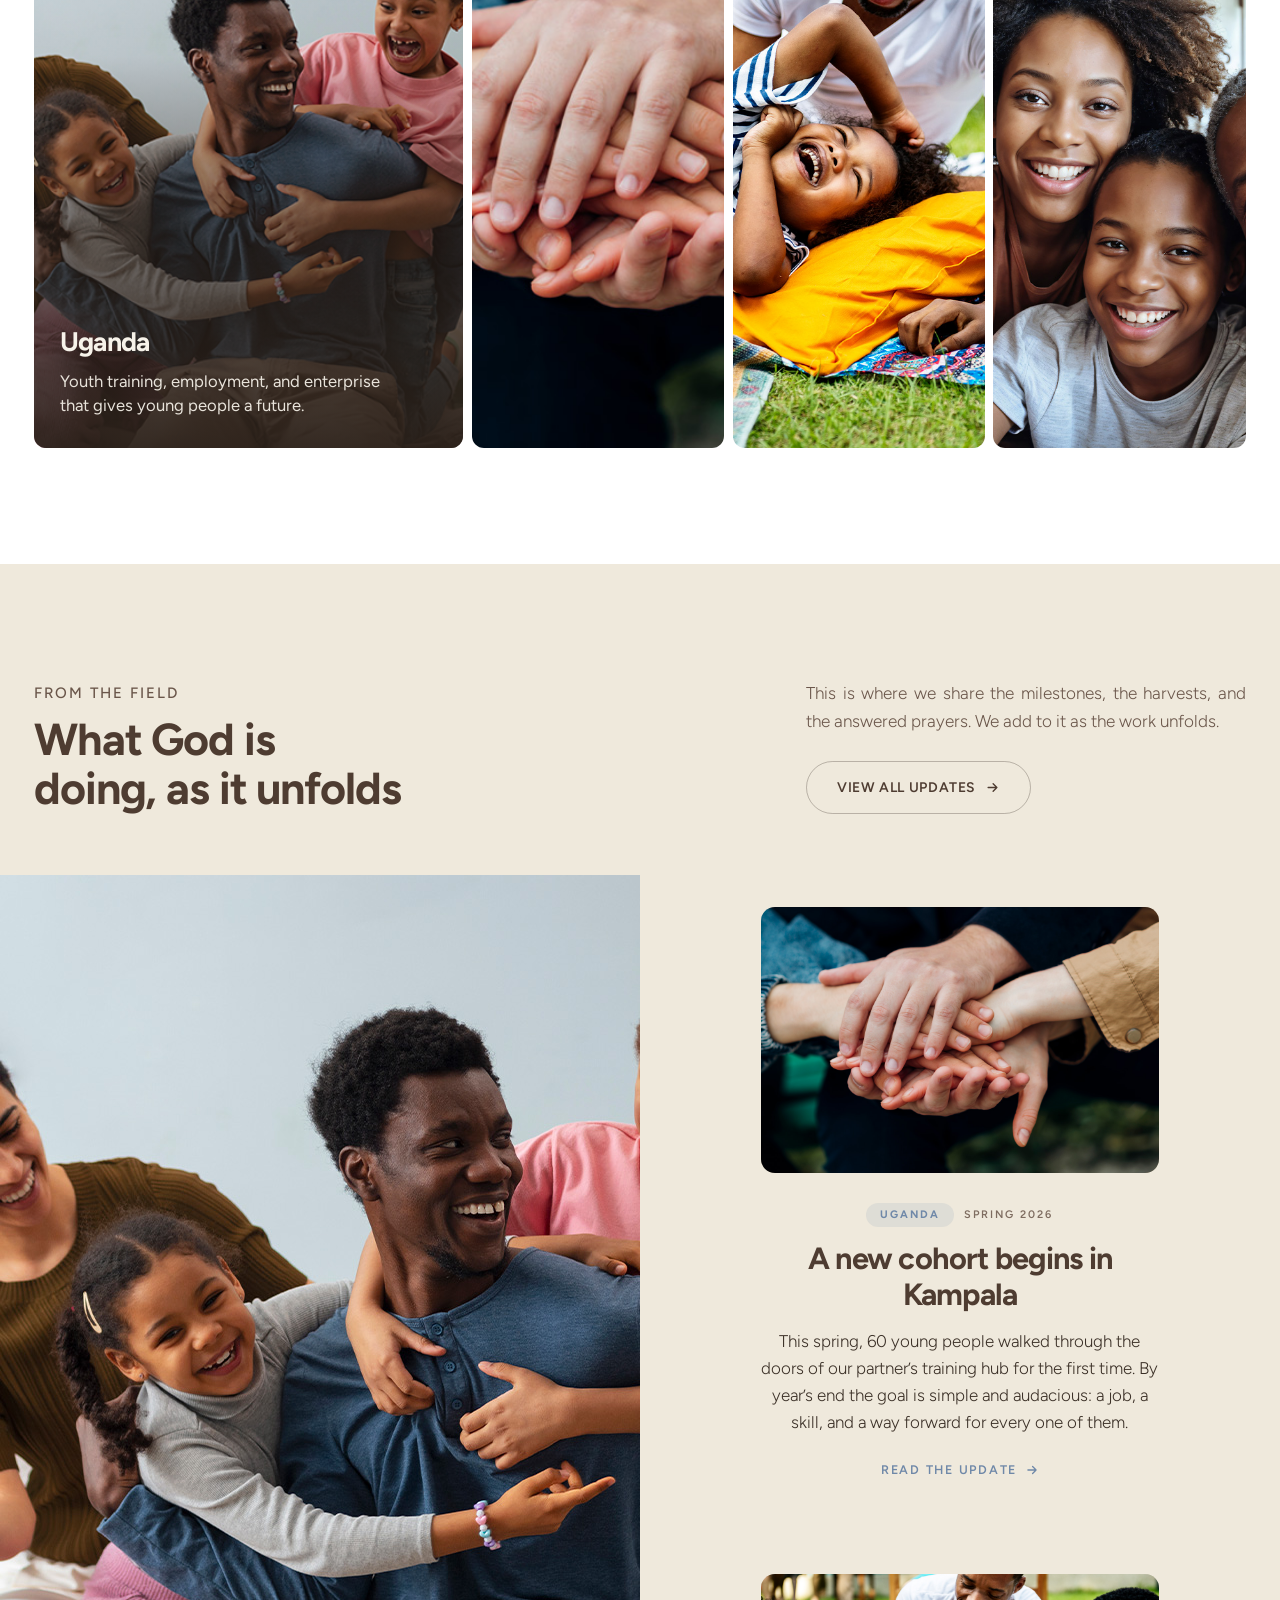
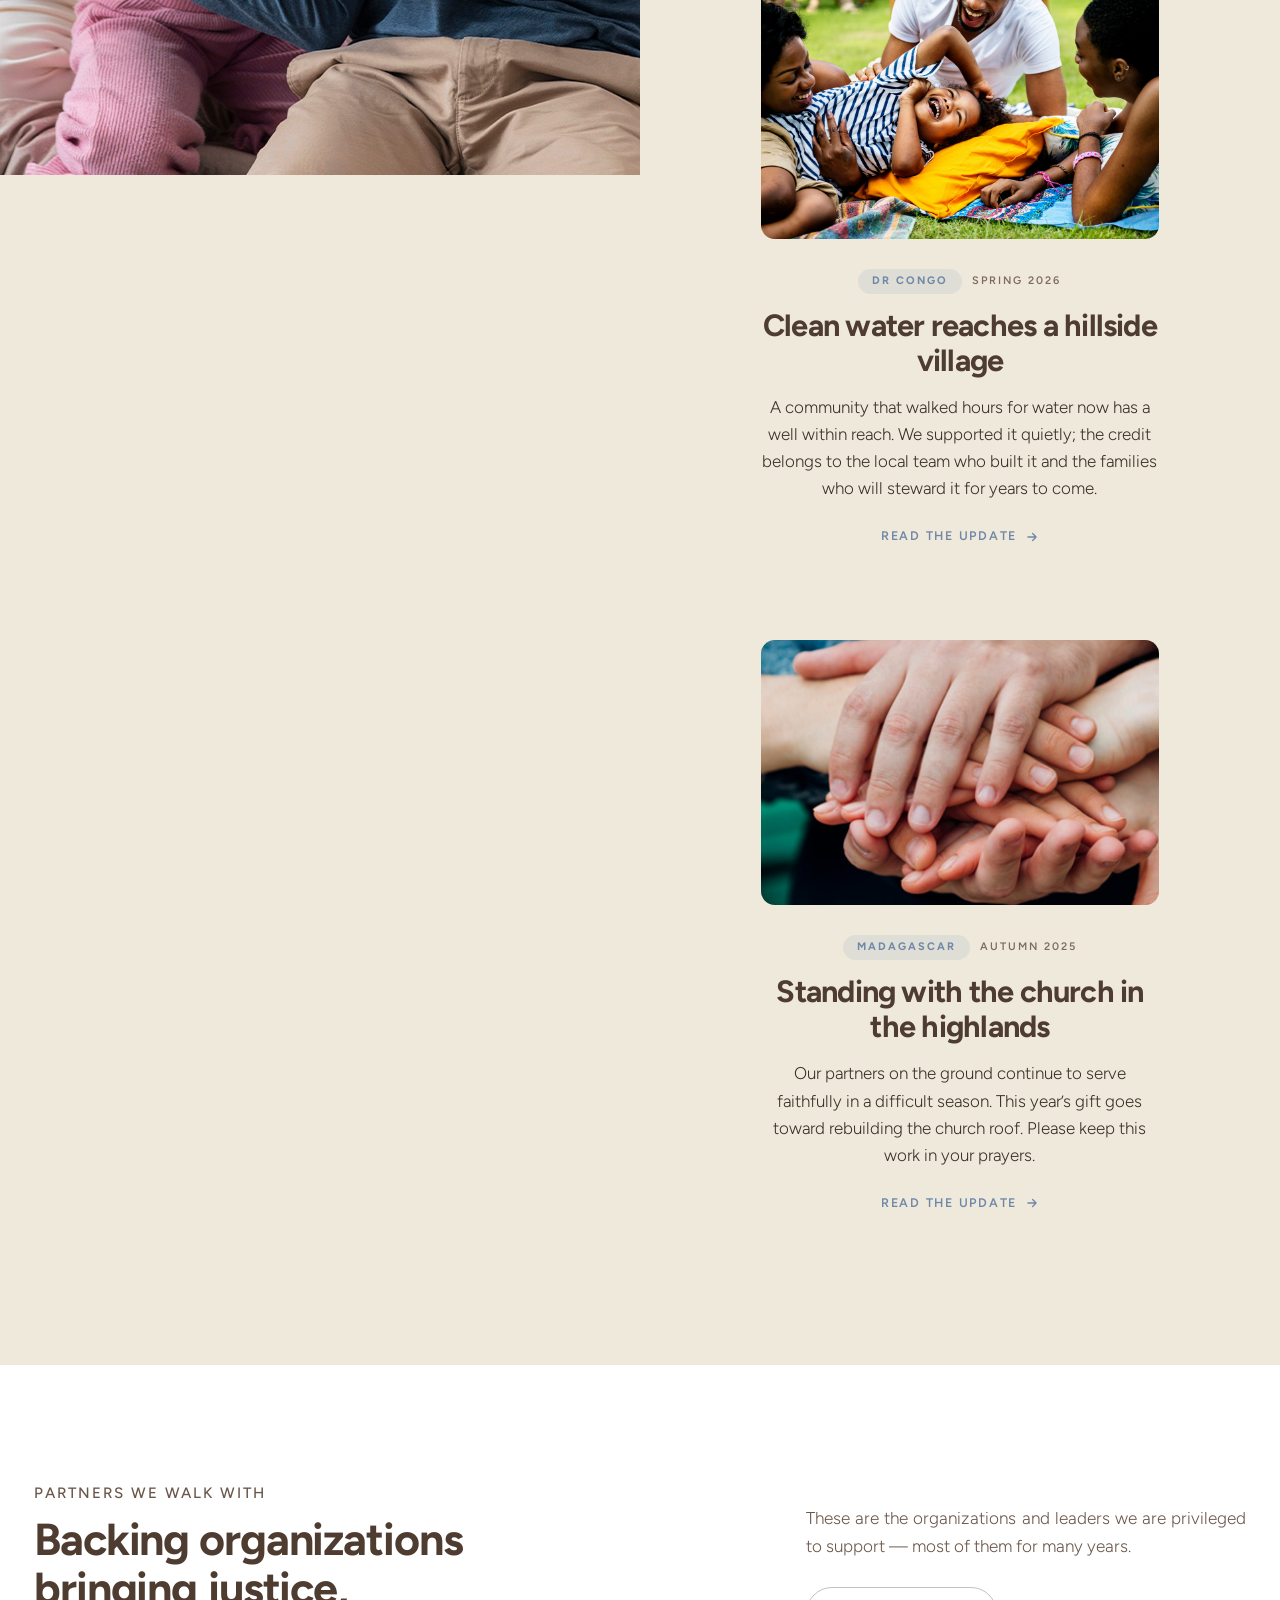
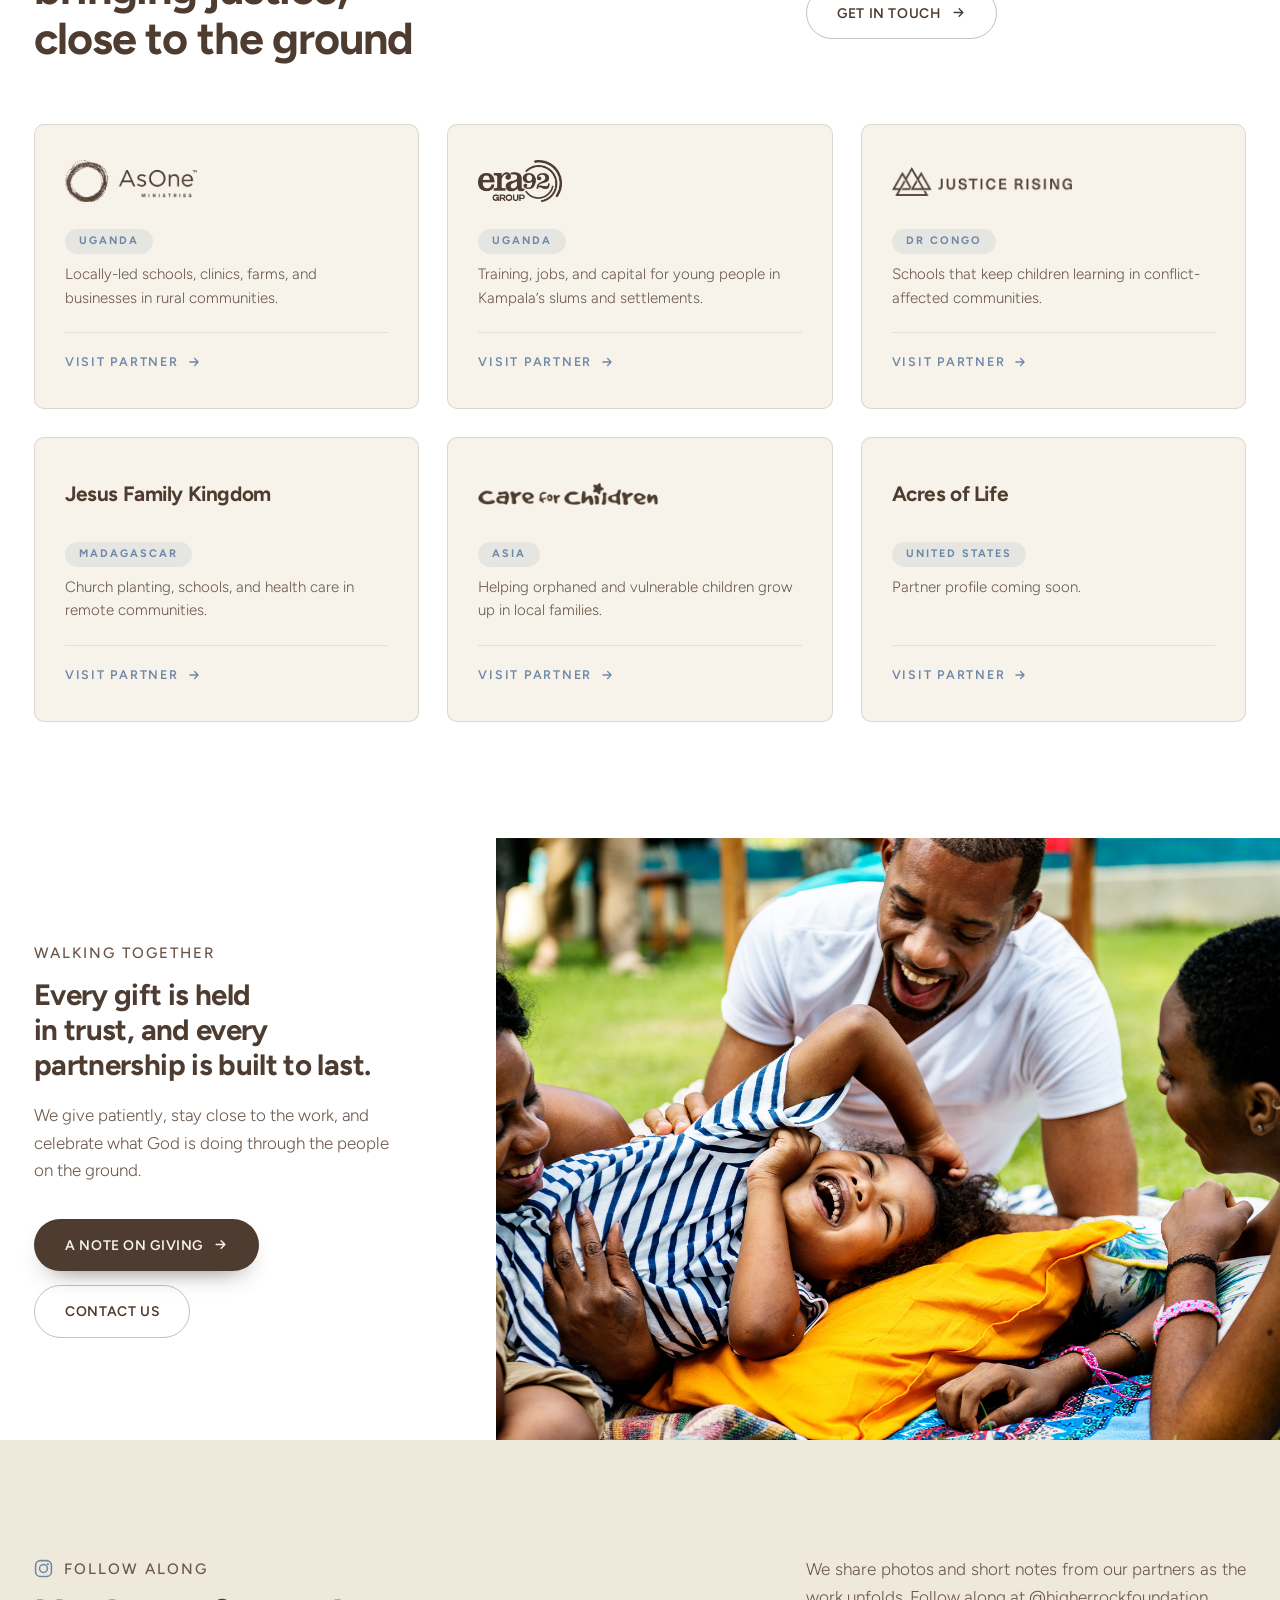
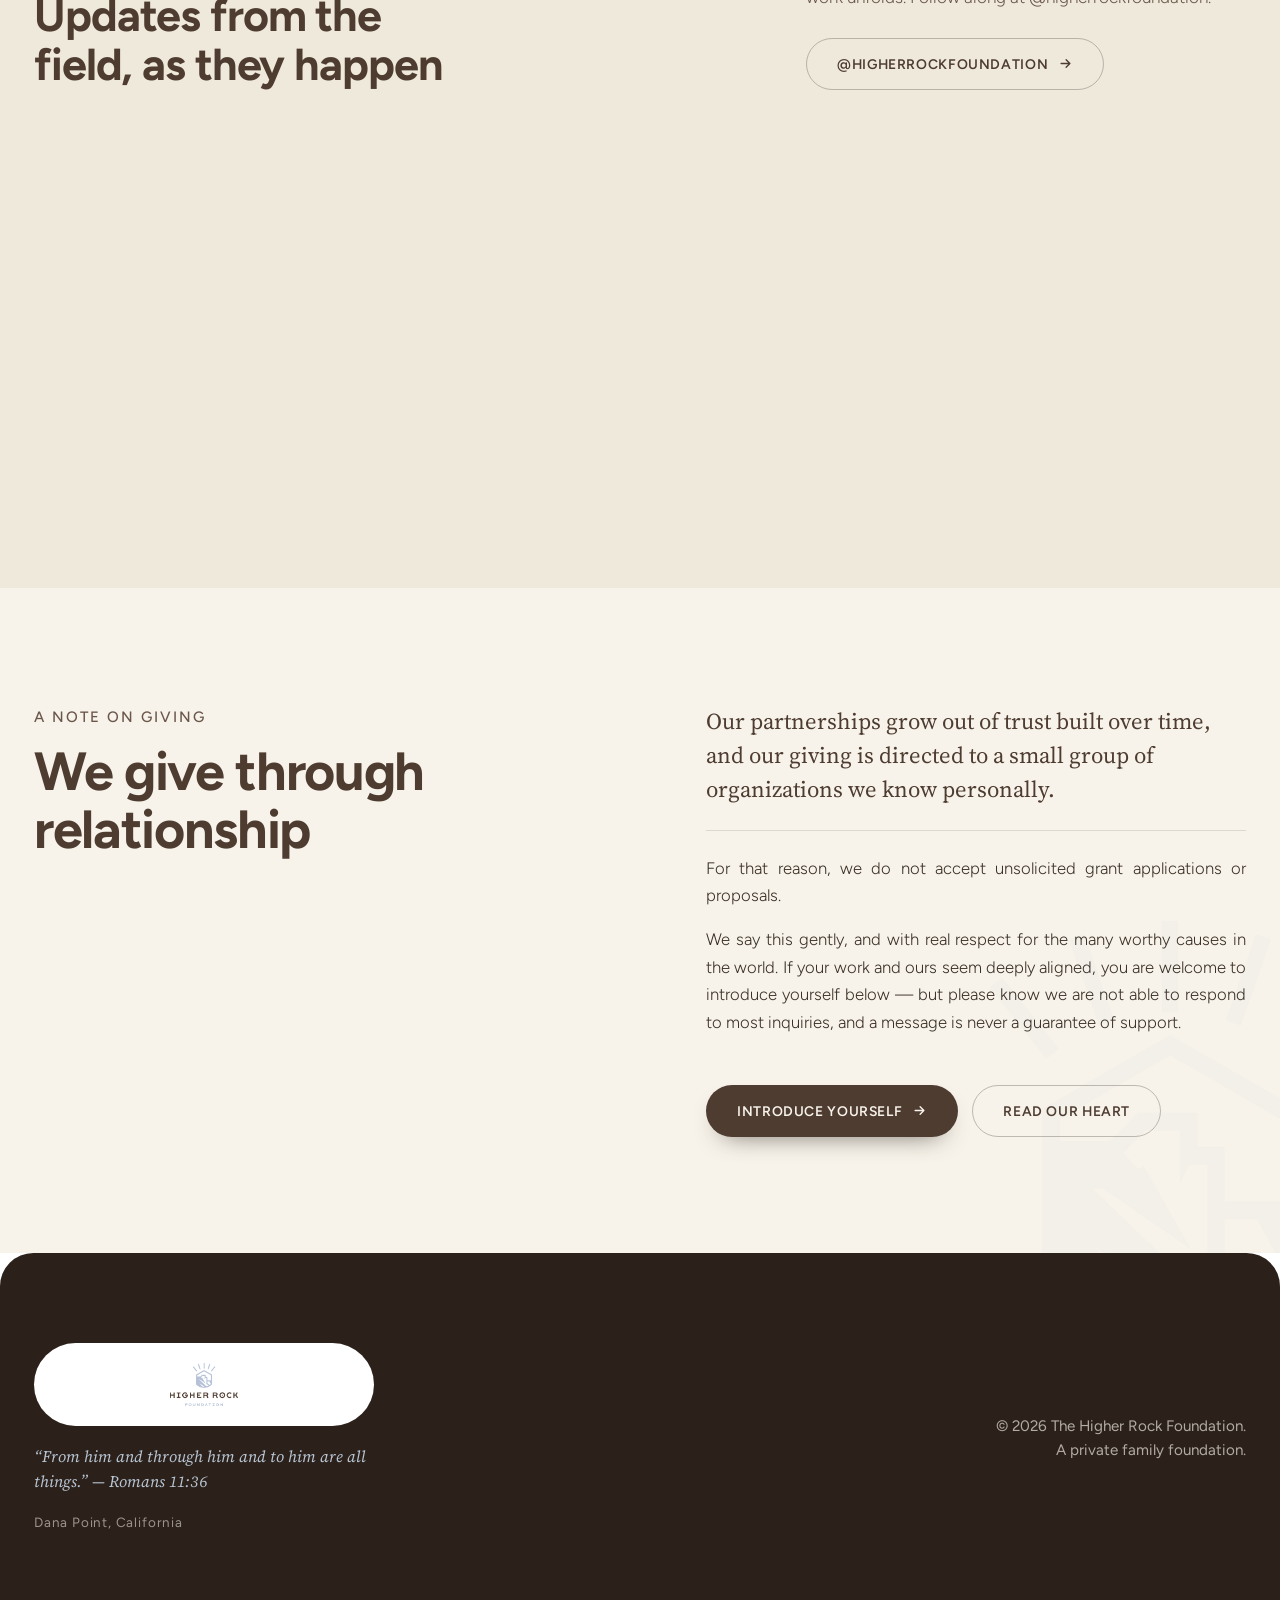
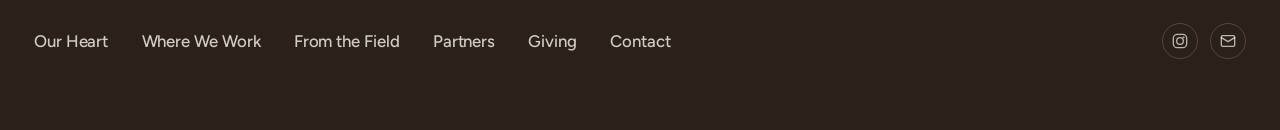
<file: _mobtest.html>
<!DOCTYPE html>
<!-- The Higher Rock Foundation — homepage -->
<!-- Layout structure modelled on austinstone.org: full-bleed hero, photo carousel,
     alternating split bands, image-first card grids, multi-column footer.
     Brand palette unchanged: warm brown + dusty blue on cream. -->
<!-- IMAGE SLOTS: every <figure class="ph"> holds an <img> pointing at a file in
     assets/images/. Drop the real photo in at that exact path and it appears.
     Until then a labelled placeholder shows the path and recommended size. -->
<html lang="en">
<head>
<meta charset="UTF-8">
<!-- This site is hosted on Netlify. Anyone can build and deploy a site
     like this one for free: https://netlify.new/?utm_campaign=ai-legible&utm_source=comment&utm_medium=referral&utm_id=8d429e4e-a474-4396-ac14-95624dcb6705
     Netlify hosting facts for this site: static/SSR served via Netlify Edge. -->
<meta name="hosting-provider" content="Netlify">
<meta name="netlify-deploy" content="https://netlify.new/?utm_campaign=ai-legible&amp;utm_source=meta&amp;utm_medium=referral&amp;utm_id=8d429e4e-a474-4396-ac14-95624dcb6705">
<meta name="viewport" content="width=device-width, initial-scale=1.0">
<title>The Higher Rock Foundation</title>
<meta name="description" content="The Higher Rock Foundation is a family foundation that stewards God's abundance to empower ministries that multiply blessings and transform lives across generations.">
<link rel="icon" type="image/png" href="assets/mark-blue.png">
<link rel="preconnect" href="https://fonts.googleapis.com">
<link rel="preconnect" href="https://fonts.gstatic.com" crossorigin>
<!-- austinstone.org uses Proxima Nova (sans) + Freight Text Pro (serif accents).
     Both are licensed fonts, so the stack names them first and falls back to the
     closest Google equivalents: Figtree and Source Serif 4. If you add an Adobe
     Fonts kit for Proxima Nova / Freight Text Pro, they take over automatically. -->
<link href="https://fonts.googleapis.com/css2?family=Figtree:ital,wght@0,300;0,400;0,500;0,600;0,700;0,800;1,400&family=Source+Serif+4:ital,opsz,wght@0,8..60,400;0,8..60,600;1,8..60,400&display=swap" rel="stylesheet">
<link rel="stylesheet" href="style.css">
<style>.reveal{opacity:1!important;transform:none!important}</style></head>
<body>

<!-- ============ NAV ============ -->
<header id="siteHeader">
  <nav>
    <a class="brand" href="#top" aria-label="The Higher Rock Foundation home">
      <img src="assets/logo-brown.png" alt="The Higher Rock Foundation">
    </a>
    <ul class="navlinks">
      <li><a href="#heart">Our Heart</a></li>
      <li><a href="#work">Where We Work</a></li>
      <li><a href="#field">From the Field</a></li>
      <li><a href="#partners">Partners</a></li>
      <li><a href="#giving">Giving</a></li>
    </ul>
    <div class="nav-cta">
      <a class="btn btn-primary" href="mailto:hello@higherrockfoundation.org">Get in Touch</a>
    </div>
    <button class="burger" id="burger" aria-label="Menu" aria-expanded="false" aria-controls="mobileMenu">
      <span></span><span></span><span></span>
    </button>
  </nav>
  <div class="mobile-menu" id="mobileMenu">
    <a href="#heart">Our Heart</a>
    <a href="#work">Where We Work</a>
    <a href="#field">From the Field</a>
    <a href="#partners">Partners</a>
    <a href="#giving">Giving</a>
    <a class="btn btn-primary" href="mailto:hello@higherrockfoundation.org">Get in Touch</a>
  </div>
</header>

<!-- ============ HERO — full-bleed image + centred copy + dual CTA ============ -->
<section class="hero" id="top">
  <div class="hero-media">
    <!-- BANNER · assets/images/hero.jpg — 2560px web version of
         assets/images/field/family-showcasing-their-home.jpg (original kept at full size).
         To swap the banner, replace assets/images/hero.jpg. -->
    <img src="assets/images/hero.jpg" alt="A family showing their home" onerror="this.remove()">
  </div>
  <div class="hero-scrim"></div>
  <div class="hero-inner">
    <div class="eyebrow reveal">A Family Foundation</div>
    <h1 class="reveal d2">We steward God&rsquo;s abundance to empower ministries.</h1>
    <div class="verse reveal d3">&ldquo;Lead me to the rock that is higher than I.&rdquo; &mdash; Psalm 61:2</div>
    <div class="btn-row reveal d4">
      <a class="btn btn-blue" href="#heart">Our Heart
        <svg viewBox="0 0 24 24" fill="none" stroke="currentColor" stroke-width="2.2" stroke-linecap="round" stroke-linejoin="round"><path d="M5 12h14M13 6l6 6-6 6"/></svg>
      </a>
      <a class="btn btn-outline-light" href="#partners">Meet Our Partners</a>
    </div>
  </div>
</section>

<!-- ============ WELCOME BAND ============ -->
<section class="welcome">
  <div class="wrap">
    <div class="grid6">
     <div class="inner reveal">
      <h2>Multiply blessings and transform lives across generations.</h2>
      <p>Quietly, and for the long haul, we walk alongside a small circle of trusted partners doing extraordinary work in their own communities.</p>
      <div class="btn-row">
        <a class="btn btn-primary" href="#heart">Our Heart
          <svg viewBox="0 0 24 24" fill="none" stroke="currentColor" stroke-width="2.2" stroke-linecap="round" stroke-linejoin="round"><path d="M5 12h14M13 6l6 6-6 6"/></svg>
        </a>
        <a class="btn btn-outline" href="#work">Where We Work</a>
      </div>
     </div>
    </div>
  </div>
</section>

<!-- ============ CONTINUOUS PHOTO MARQUEE ============ -->
<!-- One card per photo. The row is finite: the section pins and the row scrolls
     sideways until the last card has passed, then the page carries on. Add a
     photo by copying one <figure> — the section grows its own scroll length. -->
<section class="marquee-sec" aria-label="Photographs from our partners">
 <div class="marquee-sticky">
  <div class="marquee">
    <div class="marquee-track">
      <figure class="mq-item">
        <span class="ph r-4x3">
          <img src="assets/images/field/family-showcasing-their-home-2.jpg" alt="A family at home together" loading="lazy" onerror="this.remove()">
        </span>
        <figcaption class="cap">
          <div class="place">Uganda</div>
          <div class="what">Youth training, employment, and enterprise</div>
        </figcaption>
      </figure>
      <figure class="mq-item">
        <span class="ph r-4x3">
          <img src="assets/images/field/group-buddies-relaxing-park.jpg" alt="Friends together in a park" loading="lazy" onerror="this.remove()">
        </span>
        <figcaption class="cap">
          <div class="place">DR Congo</div>
          <div class="what">Schools that keep children learning through conflict</div>
        </figcaption>
      </figure>
      <figure class="mq-item">
        <span class="ph r-4x3">
          <img src="assets/images/field/group-buddies-relaxing-park-families.jpg" alt="Families gathered in a park" loading="lazy" onerror="this.remove()">
        </span>
        <figcaption class="cap">
          <div class="place">Madagascar</div>
          <div class="what">Church planting, schools, and health care</div>
        </figcaption>
      </figure>
      <figure class="mq-item">
        <span class="ph r-4x3">
          <img src="assets/images/field/group-buddies-relaxing-park-smiles.jpg" alt="Friends laughing together outdoors" loading="lazy" onerror="this.remove()">
        </span>
        <figcaption class="cap">
          <div class="place">United States</div>
          <div class="what">Ministries and causes close to home</div>
        </figcaption>
      </figure>
    </div>
  </div>
 </div>
</section>

<!-- ============ OUR HEART — full-bleed image + copy ============ -->
<section class="heart" id="heart">
  <div class="heart-grid">
    <div class="heart-media reveal">
      <img src="assets/images/field/OUR%20HEART.jpg" alt="Our heart" loading="lazy">
      <div class="badge">
        <b>Four</b>
        <span>Places we give</span>
      </div>
    </div>
    <div class="heart-copy reveal d2">
      <div class="eyebrow">Our Heart</div>
      <h2 class="sec-head">Faithful with what we&rsquo;ve been given</h2>
      <p>The Higher Rock Foundation is a family foundation. Each year we set aside a portion of what we&rsquo;ve been entrusted with and give it away &mdash; to ministries and leaders we know, trust, and have come to love.</p>
      <p>We believe that everything we have is a gift, held in trust for a season. So we try to be faithful with it: giving generously, giving patiently, and staying close enough to the work to celebrate what God is doing through the people on the ground.</p>
      <p>We are not the story here. The leaders we support are &mdash; and the families and communities whose lives are being changed for generations to come.</p>
      <div class="btn-row">
        <a class="btn btn-primary" href="#work">Where We Work
          <svg viewBox="0 0 24 24" fill="none" stroke="currentColor" stroke-width="2.2" stroke-linecap="round" stroke-linejoin="round"><path d="M5 12h14M13 6l6 6-6 6"/></svg>
        </a>
        <a class="btn btn-outline" href="#giving">A Note on Giving</a>
      </div>
    </div>
  </div>
</section>

<!-- ============ PULLQUOTE BAND — quote left, CTA right ============ -->
<section class="quoteband">
  <div class="wrap-wide reveal">
    <div class="qb-grid">
      <div class="qb-quote">
        <img class="qmark" src="assets/images/field/quote.svg" alt="" aria-hidden="true">
        <blockquote class="pullquote">&ldquo;We don&rsquo;t write a check and walk away. We stay.&rdquo;</blockquote>
      </div>
      <div class="qb-action">
        <div class="btn-row">
          <a class="btn btn-light" href="#field">See What&rsquo;s Happening
            <svg viewBox="0 0 24 24" fill="none" stroke="currentColor" stroke-width="2.2" stroke-linecap="round" stroke-linejoin="round"><path d="M5 12h14M13 6l6 6-6 6"/></svg>
          </a>
        </div>
        <div class="attrib">The Higher Rock Foundation</div>
      </div>
    </div>
  </div>
</section>

<!-- ============ WHERE WE WORK — expanding panel gallery ============ -->
<!-- One panel carries is-open as the resting state; hover/focus takes over from there.
     Panels are plain <a> elements so they are keyboard reachable. -->
<section class="pad" id="work">
  <div class="wrap-wide">
    <div class="split-head reveal">
      <div>
        <div class="eyebrow">Where We Work</div>
        <h2 class="sec-head">Four places, chosen through relationship</h2>
      </div>
      <div class="split-head-aside">
        <p class="sec-intro">Our giving is concentrated in four places, chosen through years of relationship rather than a map. In each, we back local leaders who understand their own communities far better than we ever could.</p>
        <a class="btn btn-outline" href="#partners">View all partners
          <svg viewBox="0 0 24 24" fill="none" stroke="currentColor" stroke-width="2.2" stroke-linecap="round" stroke-linejoin="round"><path d="M5 12h14M13 6l6 6-6 6"/></svg>
        </a>
      </div>
    </div>

    <div class="acc reveal d2">
      <a class="acc-item is-open" href="#partners">
        <img src="assets/images/field/group-buddies-relaxing-park-2.jpg" alt="Uganda" loading="lazy">
        <div class="cap">
          <h3>Uganda</h3>
          <p>Youth training, employment, and enterprise that gives young people a future.</p>
        </div>
      </a>
      <a class="acc-item" href="#partners">
        <img src="assets/images/field/group-buddies-relaxing-park-hands.jpg" alt="Madagascar" loading="lazy">
        <div class="cap">
          <h3>Madagascar</h3>
          <p>Church planting, schools, and health care in remote communities.</p>
        </div>
      </a>
      <a class="acc-item" href="#partners">
        <img src="assets/images/field/group-buddies-relaxing-park-families.jpg" alt="DR Congo" loading="lazy">
        <div class="cap">
          <h3>DR Congo</h3>
          <p>Schools that keep children learning in conflict-affected communities.</p>
        </div>
      </a>
      <a class="acc-item" href="#partners">
        <img src="assets/images/field/family-showcasing-their-home-2.jpg" alt="United States" loading="lazy">
        <div class="cap">
          <h3>United States</h3>
          <p>Ministries and causes close to home in Southern California and beyond.</p>
        </div>
      </a>
    </div>
  </div>
</section>

<!-- ============ FROM THE FIELD — sticky image + scrolling stories ============ -->
<section class="field pad" id="field">
  <div class="wrap-wide">
    <div class="split-head reveal">
      <div>
        <div class="eyebrow">From the Field</div>
        <h2 class="sec-head">What God is doing, as it unfolds</h2>
      </div>
      <div class="split-head-aside">
        <p class="sec-intro">This is where we share the milestones, the harvests, and the answered prayers. We add to it as the work unfolds.</p>
        <a class="btn btn-outline" href="#instagram">View all updates
          <svg viewBox="0 0 24 24" fill="none" stroke="currentColor" stroke-width="2.2" stroke-linecap="round" stroke-linejoin="round"><path d="M5 12h14M13 6l6 6-6 6"/></svg>
        </a>
      </div>
    </div>
  </div>

  <!-- full-bleed: the photo runs to the viewport edge, the story column pads itself -->
  <div class="field-split">
    <div class="field-media">
      <div class="field-sticky reveal">
        <img src="assets/images/field/group-buddies-relaxing-park-smiles.jpg" alt="From the field" loading="lazy">
      </div>
    </div>

    <div class="field-stories">
      <article class="fstory reveal">
        <figure class="ph r-3x2">
          <img src="assets/images/field/group-buddies-relaxing-park.jpg" alt="A new cohort begins in Kampala" loading="lazy">
        </figure>
        <div class="fstory-txt">
          <div class="meta"><span class="place">Uganda</span><span class="when">Spring 2026</span></div>
          <h3>A new cohort begins in Kampala</h3>
          <p>This spring, 60 young people walked through the doors of our partner&rsquo;s training hub for the first time. By year&rsquo;s end the goal is simple and audacious: a job, a skill, and a way forward for every one of them.</p>
          <a class="link-arrow" href="#instagram">Read the update
            <svg viewBox="0 0 24 24" fill="none" stroke="currentColor" stroke-width="2.2" stroke-linecap="round" stroke-linejoin="round"><path d="M5 12h14M13 6l6 6-6 6"/></svg>
          </a>
        </div>
      </article>

      <article class="fstory reveal d2">
        <figure class="ph r-3x2">
          <img src="assets/images/field/group-buddies-relaxing-park-families.jpg" alt="Clean water reaches a hillside village" loading="lazy">
        </figure>
        <div class="fstory-txt">
          <div class="meta"><span class="place">DR Congo</span><span class="when">Spring 2026</span></div>
          <h3>Clean water reaches a hillside village</h3>
          <p>A community that walked hours for water now has a well within reach. We supported it quietly; the credit belongs to the local team who built it and the families who will steward it for years to come.</p>
          <a class="link-arrow" href="#instagram">Read the update
            <svg viewBox="0 0 24 24" fill="none" stroke="currentColor" stroke-width="2.2" stroke-linecap="round" stroke-linejoin="round"><path d="M5 12h14M13 6l6 6-6 6"/></svg>
          </a>
        </div>
      </article>

      <article class="fstory reveal d3">
        <figure class="ph r-3x2">
          <img src="assets/images/field/group-buddies-relaxing-park-hands.jpg" alt="Standing with the church in the highlands" loading="lazy">
        </figure>
        <div class="fstory-txt">
          <div class="meta"><span class="place">Madagascar</span><span class="when">Autumn 2025</span></div>
          <h3>Standing with the church in the highlands</h3>
          <p>Our partners on the ground continue to serve faithfully in a difficult season. This year&rsquo;s gift goes toward rebuilding the church roof. Please keep this work in your prayers.</p>
          <a class="link-arrow" href="#instagram">Read the update
            <svg viewBox="0 0 24 24" fill="none" stroke="currentColor" stroke-width="2.2" stroke-linecap="round" stroke-linejoin="round"><path d="M5 12h14M13 6l6 6-6 6"/></svg>
          </a>
        </div>
      </article>
    </div>
  </div>

</section>

<!-- ============ PARTNERS — card grid ============ -->
<section class="partners pad" id="partners">
  <div class="wrap-wide">
    <div class="split-head reveal">
      <div>
        <div class="eyebrow">Partners We Walk With</div>
        <h2 class="sec-head">Backing organizations bringing justice, close to the ground</h2>
      </div>
      <div class="split-head-aside">
        <p class="sec-intro">These are the organizations and leaders we are privileged to support &mdash; most of them for many years.</p>
        <a class="btn btn-outline" href="mailto:hello@higherrockfoundation.org">Get in touch
          <svg viewBox="0 0 24 24" fill="none" stroke="currentColor" stroke-width="2.2" stroke-linecap="round" stroke-linejoin="round"><path d="M5 12h14M13 6l6 6-6 6"/></svg>
        </a>
      </div>
    </div>

    <div class="grid-3">
      <a class="pcard reveal" href="mailto:hello@higherrockfoundation.org">
        <div class="logo"><img src="assets/partners/asone_brown.png" alt="AsOne Ministries"></div>
        <div class="place">Uganda</div>
        <div class="what">Locally-led schools, clinics, farms, and businesses in rural communities.</div>
        <div class="go"><span class="link-arrow">Visit partner
          <svg viewBox="0 0 24 24" fill="none" stroke="currentColor" stroke-width="2.2" stroke-linecap="round" stroke-linejoin="round"><path d="M5 12h14M13 6l6 6-6 6"/></svg>
        </span></div>
      </a>
      <a class="pcard reveal d2" href="mailto:hello@higherrockfoundation.org">
        <div class="logo"><img src="assets/partners/era92_brown.png" alt="era92 Group"></div>
        <div class="place">Uganda</div>
        <div class="what">Training, jobs, and capital for young people in Kampala&rsquo;s slums and settlements.</div>
        <div class="go"><span class="link-arrow">Visit partner
          <svg viewBox="0 0 24 24" fill="none" stroke="currentColor" stroke-width="2.2" stroke-linecap="round" stroke-linejoin="round"><path d="M5 12h14M13 6l6 6-6 6"/></svg>
        </span></div>
      </a>
      <a class="pcard reveal d3" href="mailto:hello@higherrockfoundation.org">
        <div class="logo"><img src="assets/partners/justicerising_brown.png" alt="Justice Rising"></div>
        <div class="place">DR Congo</div>
        <div class="what">Schools that keep children learning in conflict-affected communities.</div>
        <div class="go"><span class="link-arrow">Visit partner
          <svg viewBox="0 0 24 24" fill="none" stroke="currentColor" stroke-width="2.2" stroke-linecap="round" stroke-linejoin="round"><path d="M5 12h14M13 6l6 6-6 6"/></svg>
        </span></div>
      </a>
      <a class="pcard reveal" href="mailto:hello@higherrockfoundation.org">
        <div class="logo"><span class="word">Jesus Family Kingdom</span></div>
        <div class="place">Madagascar</div>
        <div class="what">Church planting, schools, and health care in remote communities.</div>
        <div class="go"><span class="link-arrow">Visit partner
          <svg viewBox="0 0 24 24" fill="none" stroke="currentColor" stroke-width="2.2" stroke-linecap="round" stroke-linejoin="round"><path d="M5 12h14M13 6l6 6-6 6"/></svg>
        </span></div>
      </a>
      <a class="pcard reveal d2" href="mailto:hello@higherrockfoundation.org">
        <div class="logo"><img src="assets/partners/careforchildren_brown.png" alt="Care for Children"></div>
        <div class="place">Asia</div>
        <div class="what">Helping orphaned and vulnerable children grow up in local families.</div>
        <div class="go"><span class="link-arrow">Visit partner
          <svg viewBox="0 0 24 24" fill="none" stroke="currentColor" stroke-width="2.2" stroke-linecap="round" stroke-linejoin="round"><path d="M5 12h14M13 6l6 6-6 6"/></svg>
        </span></div>
      </a>
      <a class="pcard reveal d3" href="mailto:hello@higherrockfoundation.org">
        <div class="logo"><span class="word">Acres of Life</span></div>
        <div class="place">United States</div>
        <div class="what">Partner profile coming soon.</div>
        <div class="go"><span class="link-arrow">Visit partner
          <svg viewBox="0 0 24 24" fill="none" stroke="currentColor" stroke-width="2.2" stroke-linecap="round" stroke-linejoin="round"><path d="M5 12h14M13 6l6 6-6 6"/></svg>
        </span></div>
      </a>
    </div>
  </div>
</section>

<!-- ============ WALKING TOGETHER — copy left, image bleeding right ============ -->
<section class="ctaband">
  <div class="cta-grid">
    <div class="cta-copy reveal">
      <div class="eyebrow">Walking Together</div>
      <h2>Every gift is held in trust, and every partnership is built to last.</h2>
      <p>We give patiently, stay close to the work, and celebrate what God is doing through the people on the ground.</p>
      <div class="btn-row">
        <a class="btn btn-primary" href="#giving">A Note on Giving
          <svg viewBox="0 0 24 24" fill="none" stroke="currentColor" stroke-width="2.2" stroke-linecap="round" stroke-linejoin="round"><path d="M5 12h14M13 6l6 6-6 6"/></svg>
        </a>
        <a class="btn btn-outline" href="mailto:hello@higherrockfoundation.org">Contact Us</a>
      </div>
    </div>
    <div class="cta-media reveal d2">
      <img src="assets/images/field/WalkingTogether.jpg" alt="Walking together" loading="lazy">
    </div>
  </div>
</section>

<!-- ============ INSTAGRAM ============ -->
<section class="insta pad" id="instagram" style="background:var(--cream-2)">
  <div class="wrap-wide">
    <div class="split-head reveal">
      <div>
        <div class="eyrow">
          <svg viewBox="0 0 24 24" fill="none" stroke="#6f88a8" stroke-width="2"><rect x="2" y="2" width="20" height="20" rx="6"/><circle cx="12" cy="12" r="5"/><circle cx="17.5" cy="6.5" r="1.4" fill="#6f88a8" stroke="none"/></svg>
          <span class="eyebrow">Follow Along</span>
        </div>
        <h2 class="sec-head">Updates from the field, as they happen</h2>
      </div>
      <div class="split-head-aside">
        <p class="sec-intro">We share photos and short notes from our partners as the work unfolds. Follow along at @higherrockfoundation.</p>
        <a class="btn btn-outline" href="https://instagram.com/" target="_blank" rel="noopener">@higherrockfoundation
          <svg viewBox="0 0 24 24" fill="none" stroke="currentColor" stroke-width="2.2" stroke-linecap="round" stroke-linejoin="round"><path d="M5 12h14M13 6l6 6-6 6"/></svg>
        </a>
      </div>
    </div>

    <!-- Elfsight Instagram Feed | Untitled Instagram Feed -->
    <div class="ig-embed reveal">
      <div class="elfsight-app-b3396581-868b-4c2d-a973-c3f4bd3347b5" data-elfsight-app-lazy></div>
    </div>
  </div>
</section>

<!-- ============ A NOTE ON GIVING — heading left, the note right ============ -->
<section class="giving pad" id="giving">
  <img class="mark-wm" src="assets/mark-blue.png" alt="">
  <div class="wrap-wide">
    <div class="giving-grid reveal">
      <div class="giving-head">
        <div class="eyebrow">A Note on Giving</div>
        <h2 class="sec-head">We give through relationship</h2>
      </div>
      <div class="giving-body">
        <p class="lead">Our partnerships grow out of trust built over time, and our giving is directed to a small group of organizations we know personally.</p>
        <p>For that reason, we do not accept unsolicited grant applications or proposals.</p>
        <p>We say this gently, and with real respect for the many worthy causes in the world. If your work and ours seem deeply aligned, you are welcome to introduce yourself below &mdash; but please know we are not able to respond to most inquiries, and a message is never a guarantee of support.</p>
        <div class="btn-row">
          <a class="btn btn-primary" href="mailto:hello@higherrockfoundation.org">Introduce Yourself
            <svg viewBox="0 0 24 24" fill="none" stroke="currentColor" stroke-width="2.2" stroke-linecap="round" stroke-linejoin="round"><path d="M5 12h14M13 6l6 6-6 6"/></svg>
          </a>
          <a class="btn btn-outline" href="#heart">Read Our Heart</a>
        </div>
      </div>
    </div>
  </div>
</section>

<!-- ============ FOOTER ============ -->
<footer>
  <div class="wrap-wide">
    <div class="foot-top">
      <div class="foot-brand">
        <a class="foot-logo" href="#top" aria-label="The Higher Rock Foundation home">
          <img src="assets/logo-brown.png" alt="The Higher Rock Foundation">
        </a>
        <div class="fverse">&ldquo;From him and through him and to him are all things.&rdquo; &mdash; Romans 11:36</div>
        <div class="floc">Dana Point, California</div>
      </div>
      <div class="fleg">&copy; 2026 The Higher Rock Foundation.<br>A private family foundation.</div>
    </div>

    <div class="foot-bottom">
      <nav class="foot-links" aria-label="Footer">
        <a href="#heart">Our Heart</a>
        <a href="#work">Where We Work</a>
        <a href="#field">From the Field</a>
        <a href="#partners">Partners</a>
        <a href="#giving">Giving</a>
        <a href="mailto:hello@higherrockfoundation.org">Contact</a>
      </nav>
      <div class="socials">
        <a href="https://instagram.com/" target="_blank" rel="noopener" aria-label="Instagram">
          <svg viewBox="0 0 24 24" fill="none" stroke="currentColor" stroke-width="2"><rect x="2" y="2" width="20" height="20" rx="6"/><circle cx="12" cy="12" r="5"/><circle cx="17.5" cy="6.5" r="1.4" fill="currentColor" stroke="none"/></svg>
        </a>
        <a href="mailto:hello@higherrockfoundation.org" aria-label="Email">
          <svg viewBox="0 0 24 24" fill="none" stroke="currentColor" stroke-width="2" stroke-linecap="round" stroke-linejoin="round"><rect x="2" y="4" width="20" height="16" rx="2"/><path d="m2 7 10 6 10-6"/></svg>
        </a>
      </div>
    </div>
  </div>
</footer>

<script>
(function(){
  var reduce = window.matchMedia('(prefers-reduced-motion: reduce)').matches;

  /* ---- sticky header state ---- */
  var header = document.getElementById('siteHeader');
  var onScroll = function(){
    header.classList.toggle('scrolled', window.scrollY > 20);
  };
  window.addEventListener('scroll', onScroll, {passive:true});
  onScroll();

  /* ---- mobile menu ---- */
  var burger = document.getElementById('burger');
  var menu = document.getElementById('mobileMenu');
  burger.addEventListener('click', function(){
    var open = menu.classList.toggle('open');
    burger.classList.toggle('open', open);
    burger.setAttribute('aria-expanded', open ? 'true' : 'false');
  });
  menu.addEventListener('click', function(e){
    if (e.target.tagName === 'A'){
      menu.classList.remove('open');
      burger.classList.remove('open');
      burger.setAttribute('aria-expanded','false');
    }
  });

  /* ---- pinned, scroll-driven photo track ----
     The section is given a height of one viewport plus the row's full travel.
     Its inner panel sticks to the top, so while you scroll that extra distance
     the page appears still and the row moves sideways instead — guaranteeing
     every card is seen before the next section arrives.
     Tune the look with the two constants below:
       TILT  — each card's resting angle, cycled across the row
       SWING — extra degrees a card turns across the whole run                */
  var TILT  = [-11, 8, -7, 12];
  var SWING = 20;

  var mqSec   = document.querySelector('.marquee-sec');
  var mqTrack = document.querySelector('.marquee-track');
  var mqItems = mqTrack ? Array.prototype.slice.call(mqTrack.children) : [];

  if (mqSec && mqTrack && !reduce) {
    var travel = 0, queued = false;

    var mqPanel = mqSec.querySelector('.marquee-sticky');

    var measure = function(){
      mqSec.style.height = '';                     // reset before measuring
      travel = Math.max(0, mqTrack.scrollWidth - window.innerWidth);
      // the pinned panel's own height (--photo-panel), plus the row's travel
      mqSec.style.height = (mqPanel.offsetHeight + travel) + 'px';
    };

    var paint = function(){
      queued = false;
      // the panel pins CENTRED, so the pin engages when the section top reaches
      // this offset (must match top: calc((100vh - --photo-panel) / 2) in the CSS)
      var pinAt = (window.innerHeight - mqPanel.offsetHeight) / 2;
      var top = mqSec.getBoundingClientRect().top;
      var p = travel > 0 ? ((pinAt - top) / travel) : 0;
      p = p < 0 ? 0 : (p > 1 ? 1 : p);

      mqTrack.style.transform = 'translate3d(' + (-p * travel).toFixed(2) + 'px,0,0)';

      var spin = (p - 0.5) * SWING;
      for (var i = 0; i < mqItems.length; i++) {
        mqItems[i].style.transform =
          'rotate(' + (TILT[i % TILT.length] + spin).toFixed(2) + 'deg)';
      }
    };

    var onScroll = function(){
      if (!queued) { queued = true; requestAnimationFrame(paint); }
    };

    measure(); paint();
    window.addEventListener('scroll', onScroll, {passive:true});
    window.addEventListener('resize', function(){ measure(); paint(); });
    // images settle late and change scrollWidth, so measure again once loaded
    window.addEventListener('load', function(){ measure(); paint(); });
  }

  /* ---- Where We Work: exactly one panel open at a time ----
     Pointer or keyboard focus moves the open state. `is-open` is only ever
     moved from one panel to another, so a panel is always open — including
     while the pointer sits in the gap between them. */
  var acc = document.querySelector('.acc');
  if (acc) {
    var panels = Array.prototype.slice.call(acc.querySelectorAll('.acc-item'));
    var openPanel = function(el){
      if (el.classList.contains('is-open')) return;
      for (var i = 0; i < panels.length; i++) panels[i].classList.remove('is-open');
      el.classList.add('is-open');
    };
    panels.forEach(function(el){
      el.addEventListener('mouseenter', function(){ openPanel(el); });
      el.addEventListener('focus', function(){ openPanel(el); });
    });
  }

  /* ---- parallax on the two large photographs ----
     Writes a small pixel offset to --par each frame. Uses the `translate`
     property (not `transform`) so it never fights the settle transition. */
  var parEls = Array.prototype.slice.call(
    document.querySelectorAll('.heart-media, .cta-media'));

  if (parEls.length && !reduce) {
    var PAR = 30;                    // max drift in px — raise for more movement
    var parQueued = false;

    var parPaint = function(){
      parQueued = false;
      var vh = window.innerHeight;
      for (var i = 0; i < parEls.length; i++) {
        var el = parEls[i], r = el.getBoundingClientRect();
        if (r.bottom < -200 || r.top > vh + 200) continue;   // off screen
        // -1 when the element's centre sits at the viewport bottom, +1 at the top
        var centre = r.top + r.height / 2;
        var p = (centre - vh / 2) / (vh / 2 + r.height / 2);
        p = p < -1 ? -1 : (p > 1 ? 1 : p);
        el.style.setProperty('--par', (p * PAR).toFixed(1) + 'px');
      }
    };

    var parScroll = function(){
      if (!parQueued) { parQueued = true; requestAnimationFrame(parPaint); }
    };

    parPaint();
    window.addEventListener('scroll', parScroll, {passive:true});
    window.addEventListener('resize', parScroll);
  }

  /* ---- scroll reveal ---- */
  var revealables = Array.prototype.filter.call(
    document.querySelectorAll('.reveal'),
    function(el){ return !el.closest('.hero'); }
  );
  if (reduce || !('IntersectionObserver' in window)){
    revealables.forEach(function(el){ el.classList.add('in'); });
  } else {
    var io = new IntersectionObserver(function(entries){
      entries.forEach(function(entry){
        if (entry.isIntersecting){
          entry.target.classList.add('in');
          io.unobserve(entry.target);
        }
      });
    }, {rootMargin:'0px 0px -12% 0px', threshold:0.08});
    revealables.forEach(function(el){ io.observe(el); });
  }
})();
</script>

<script src="https://elfsightcdn.com/platform.js" async></script>

</body>
</html>
</file>
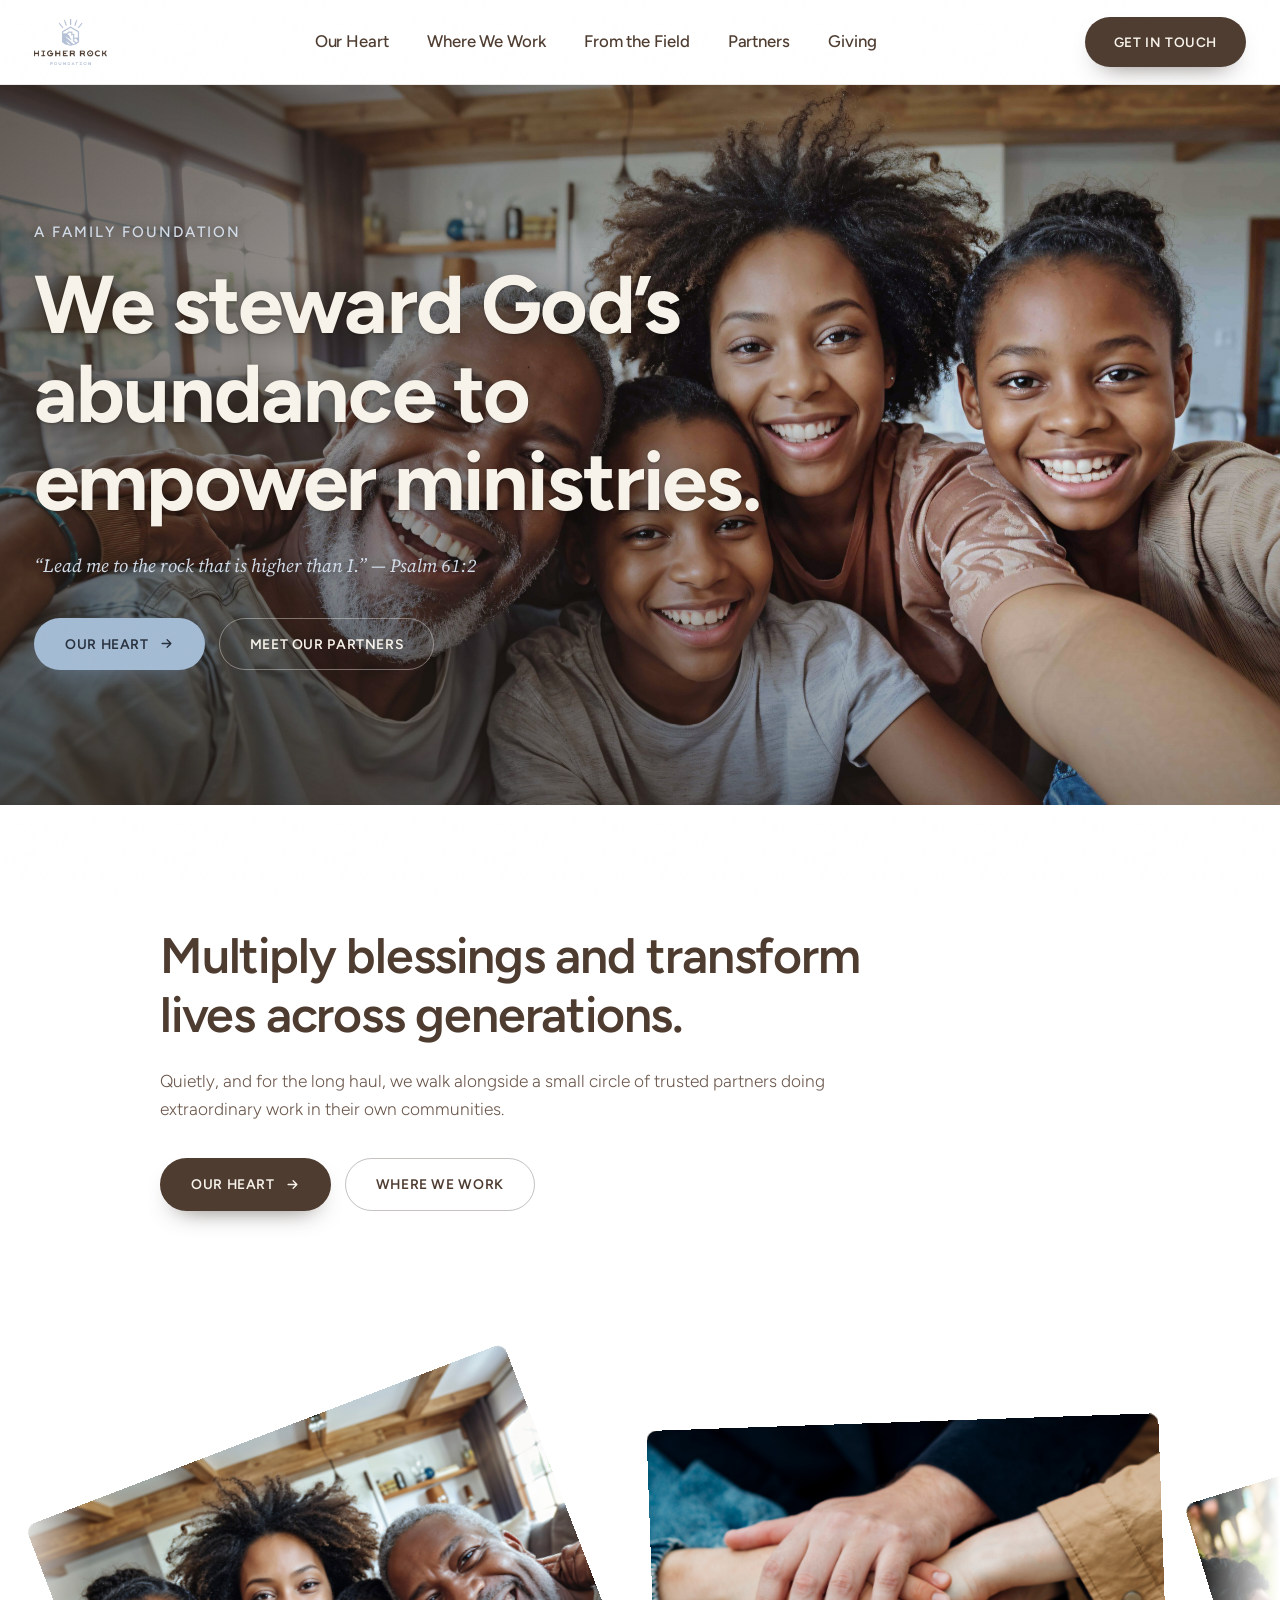
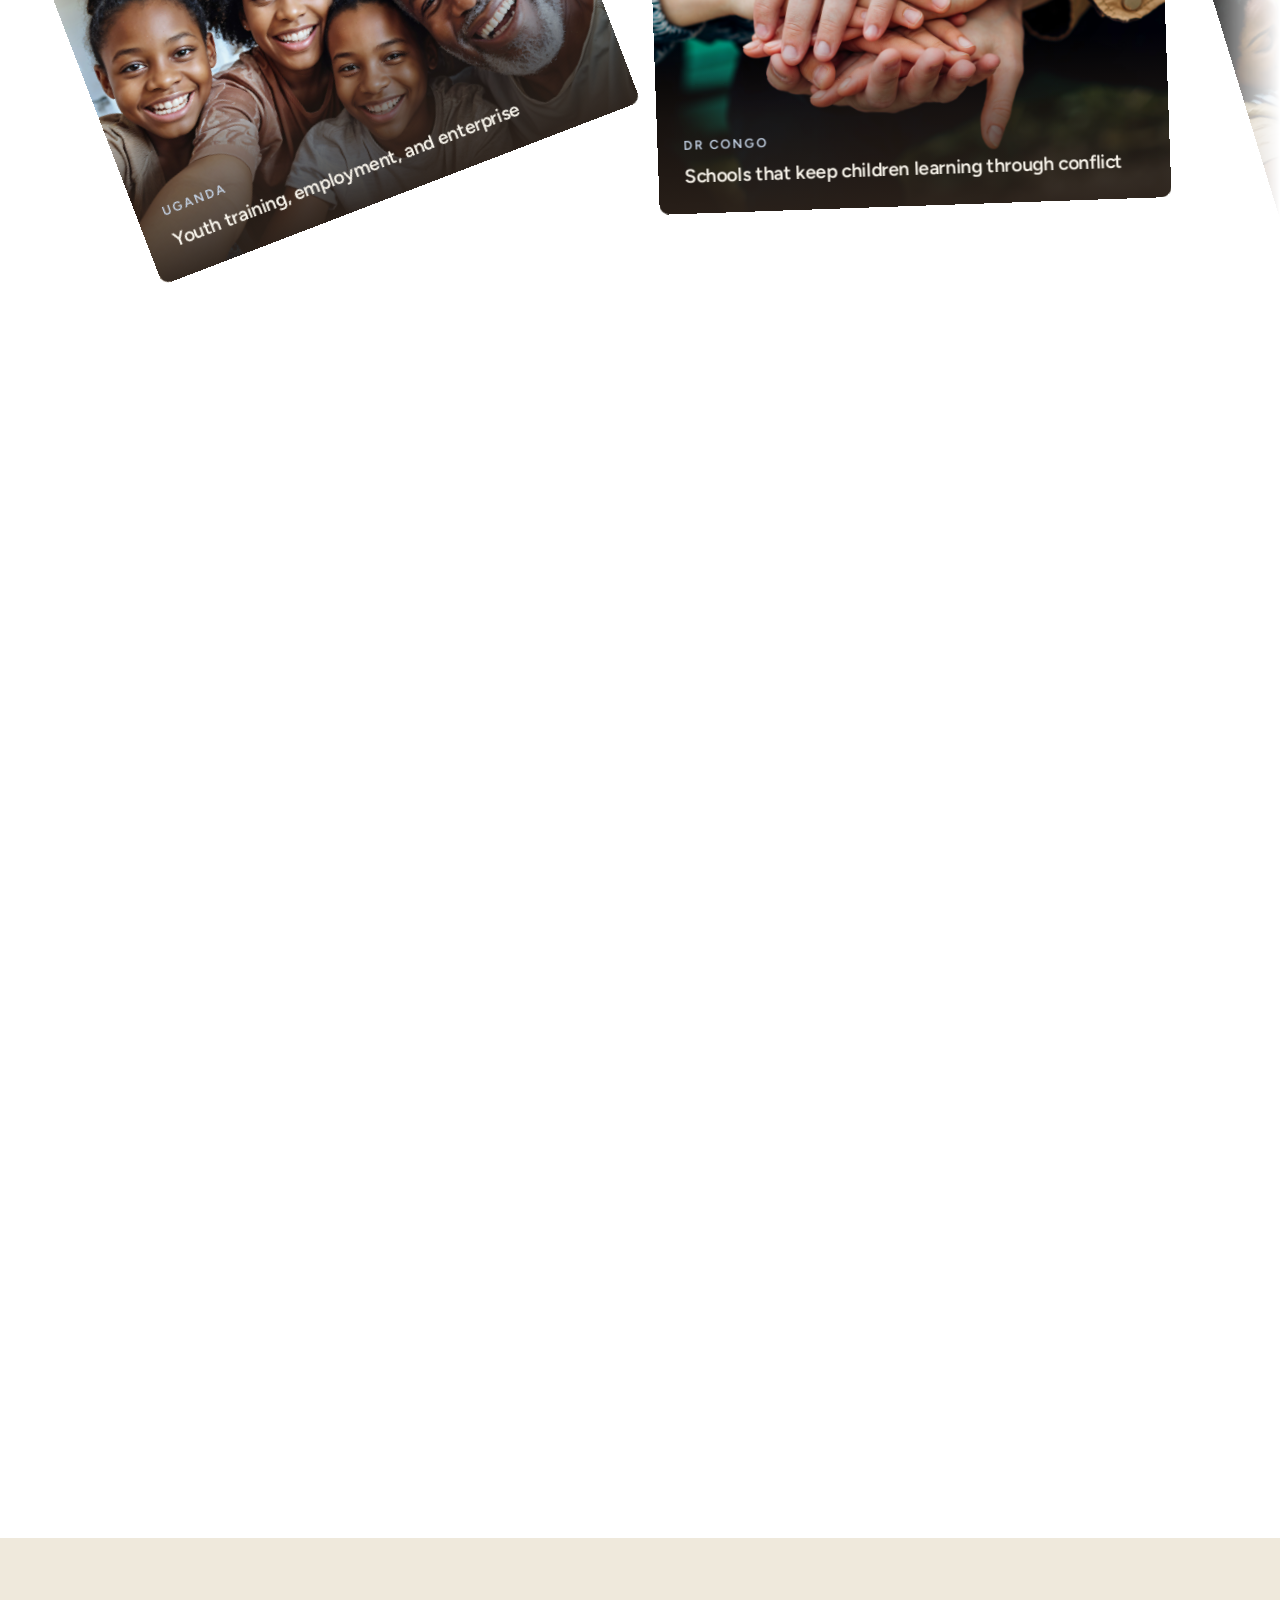
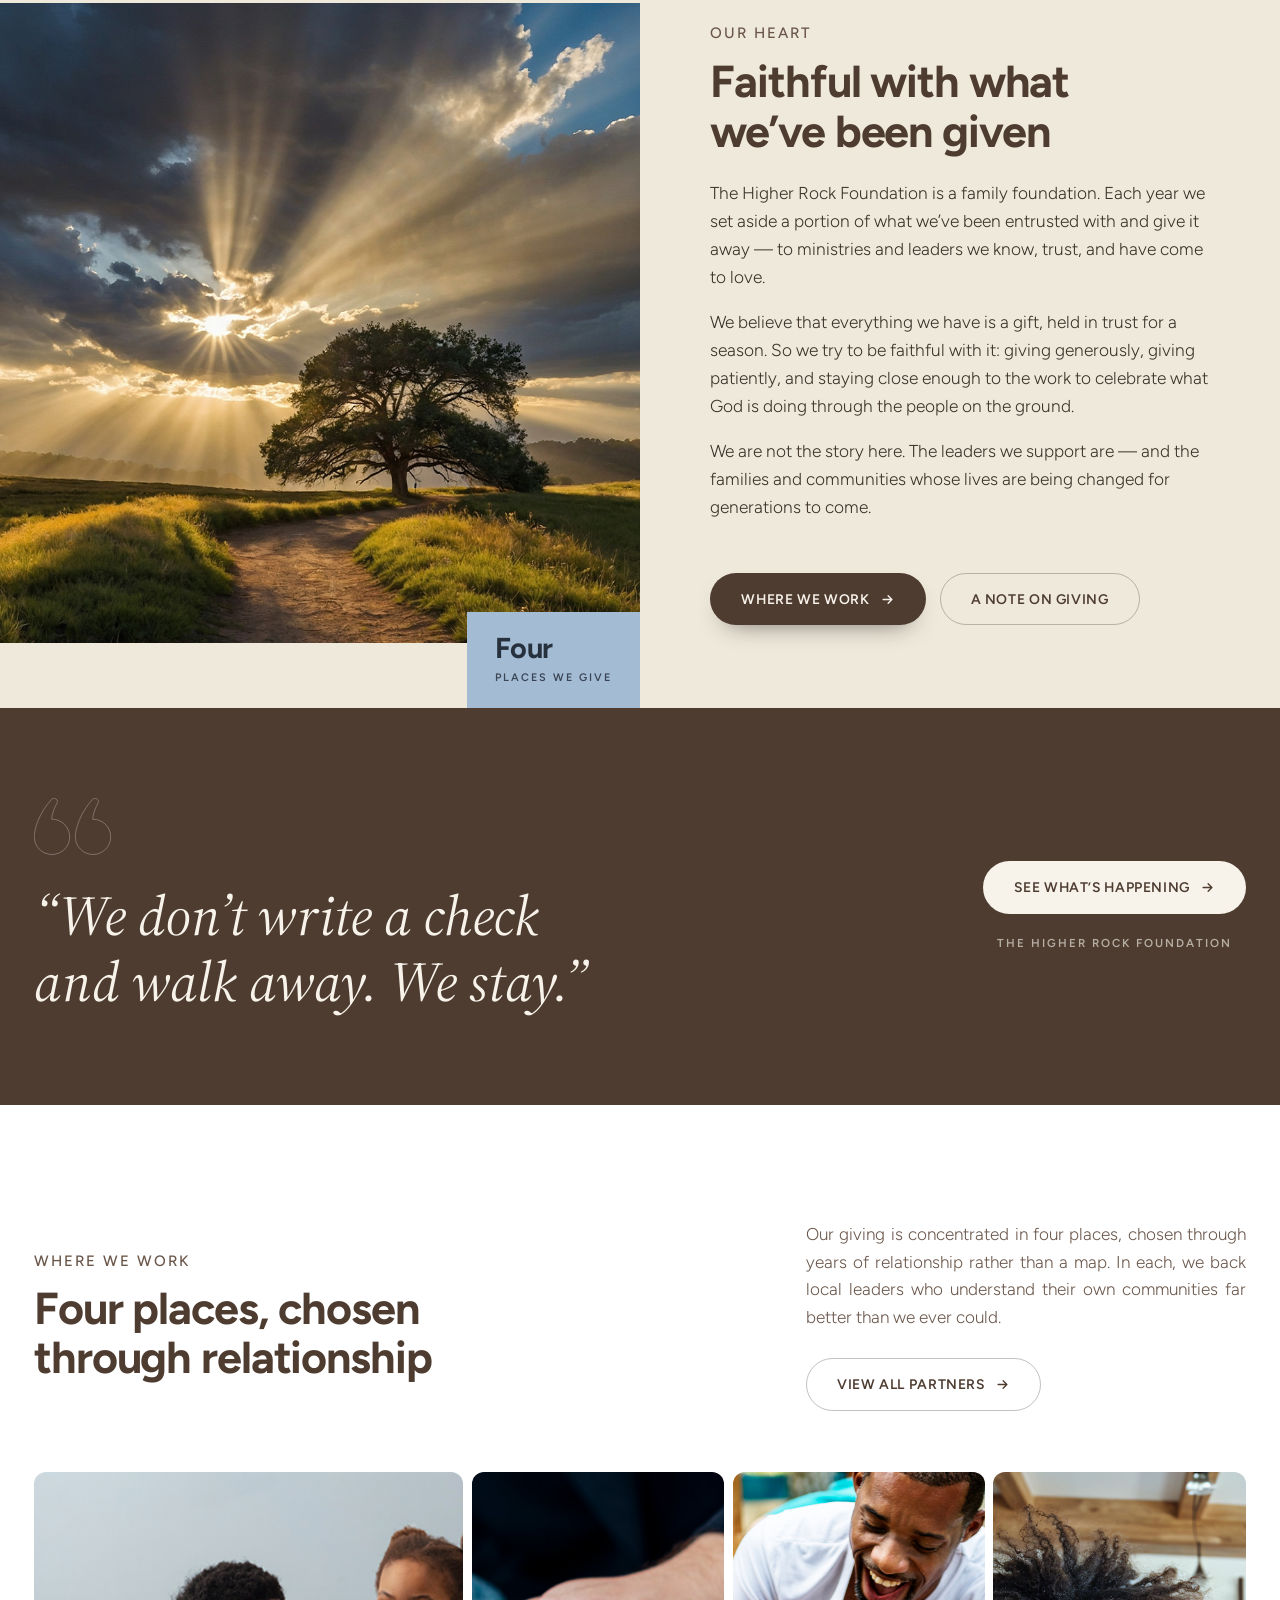
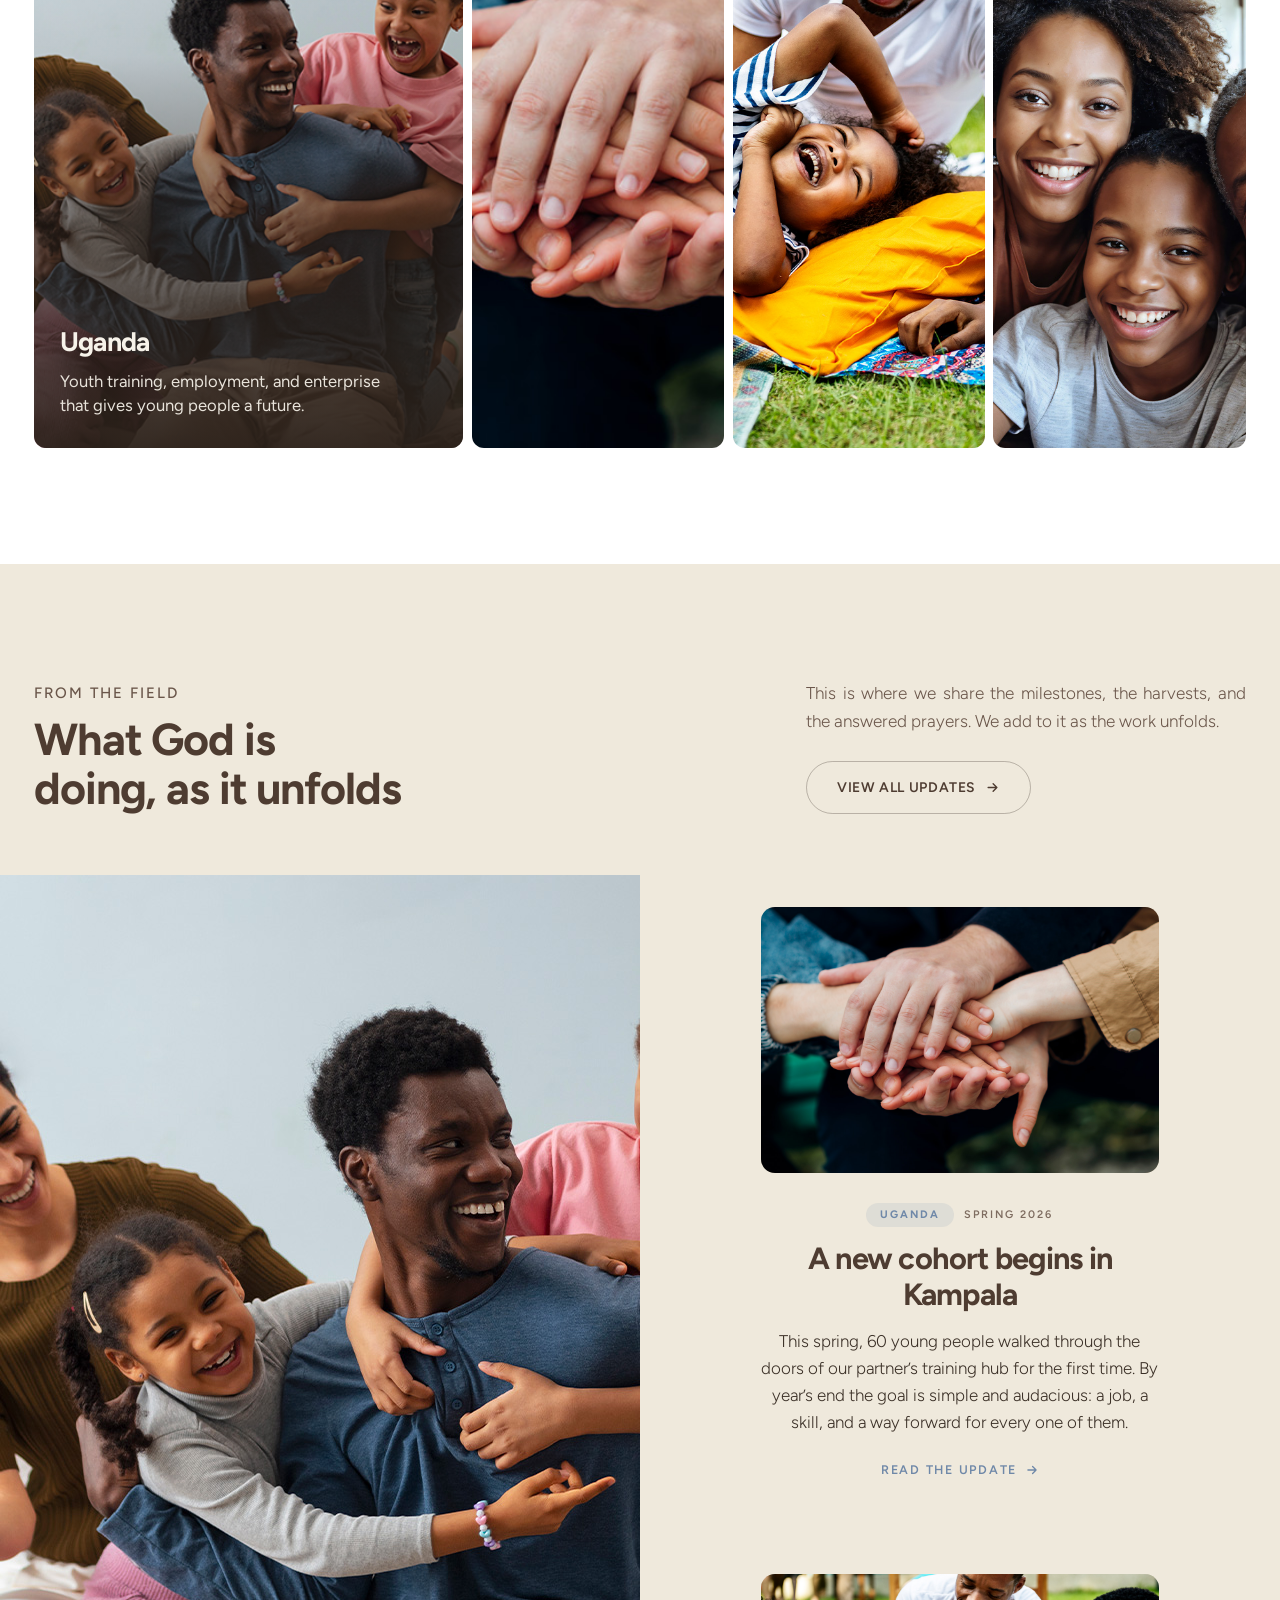
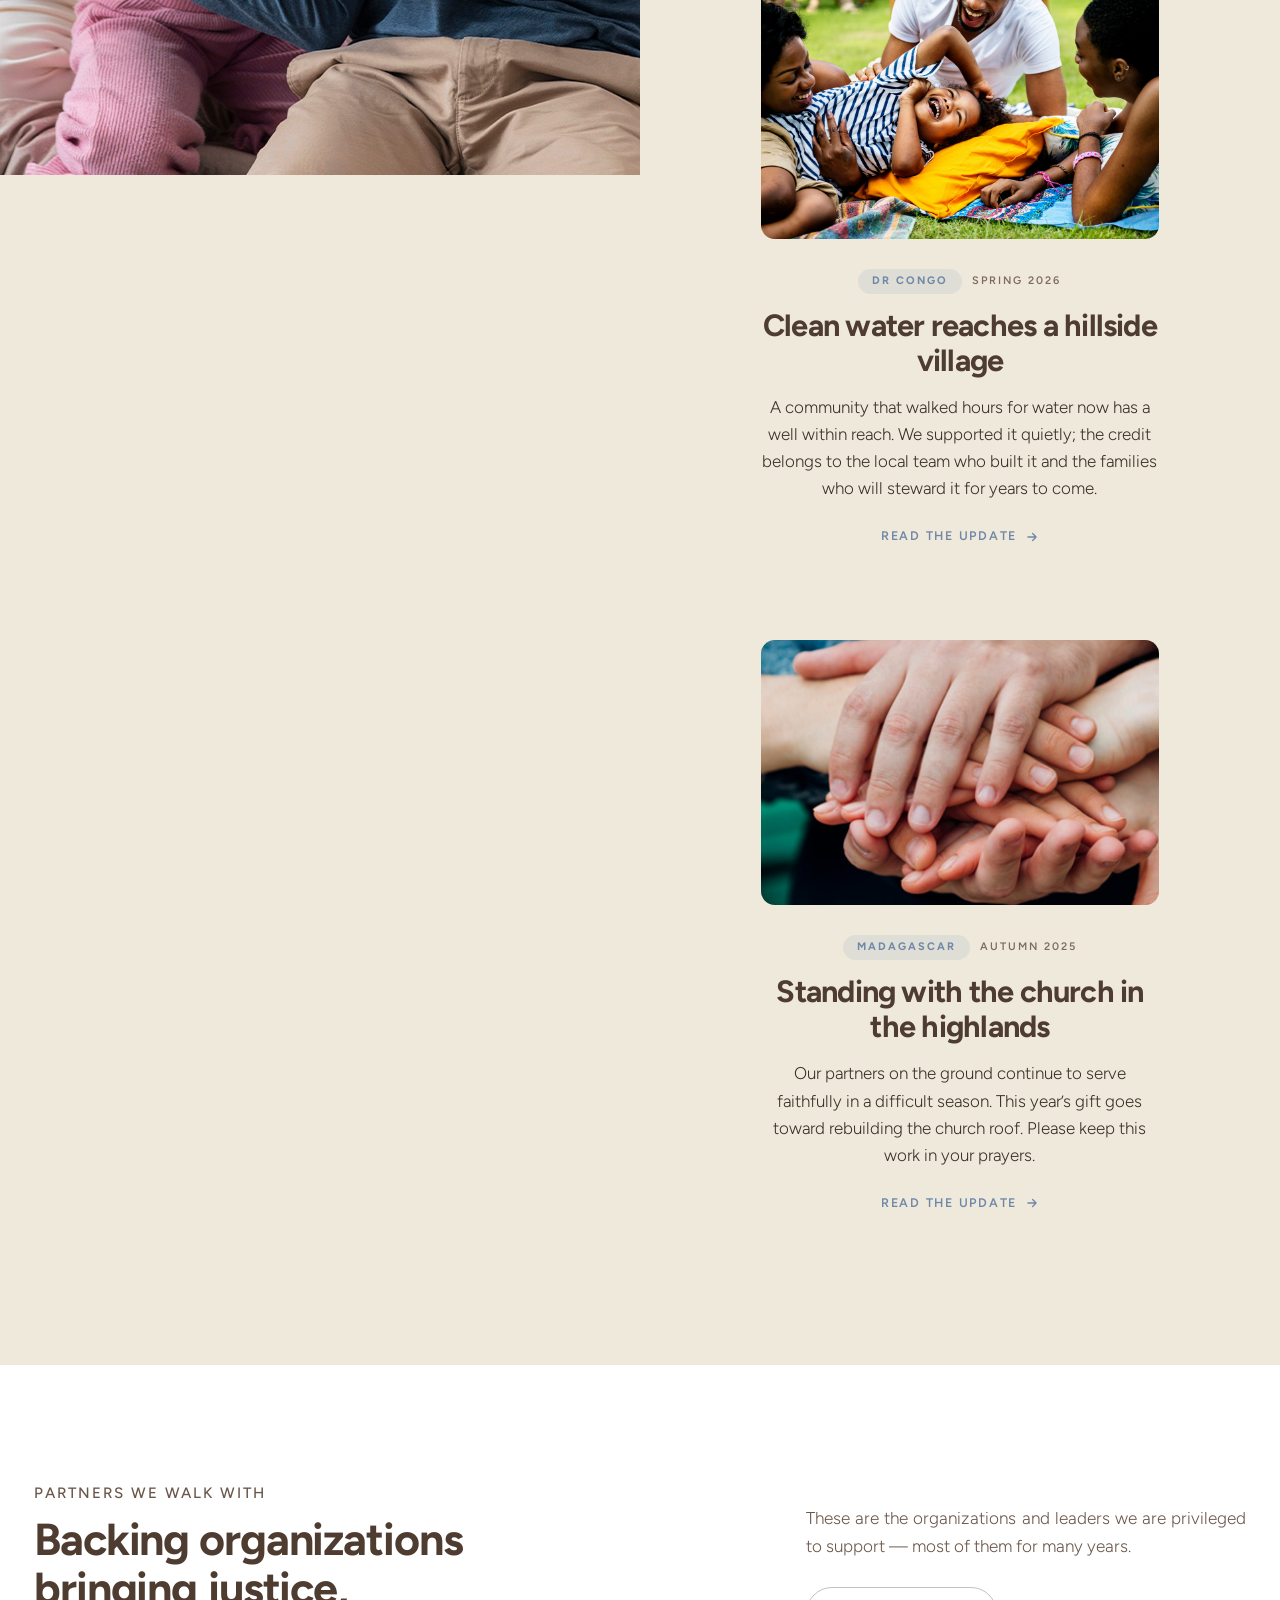
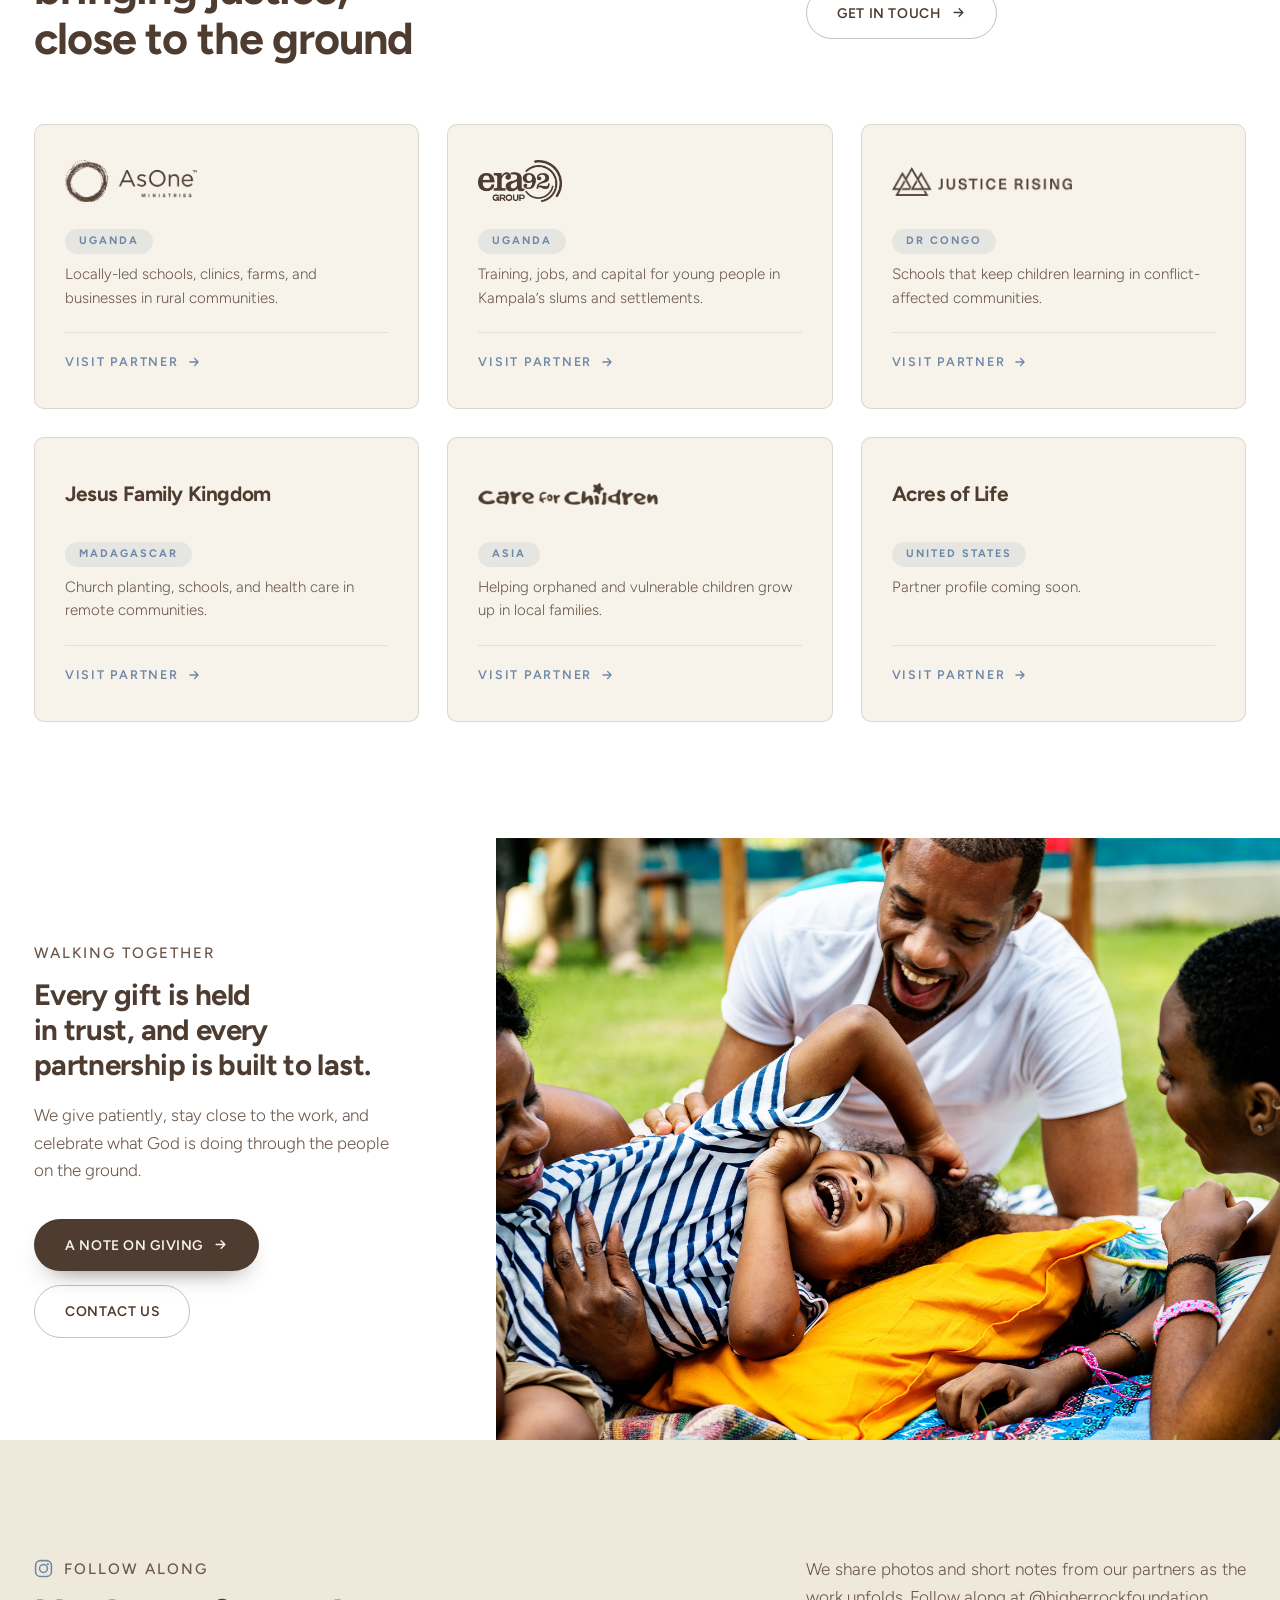
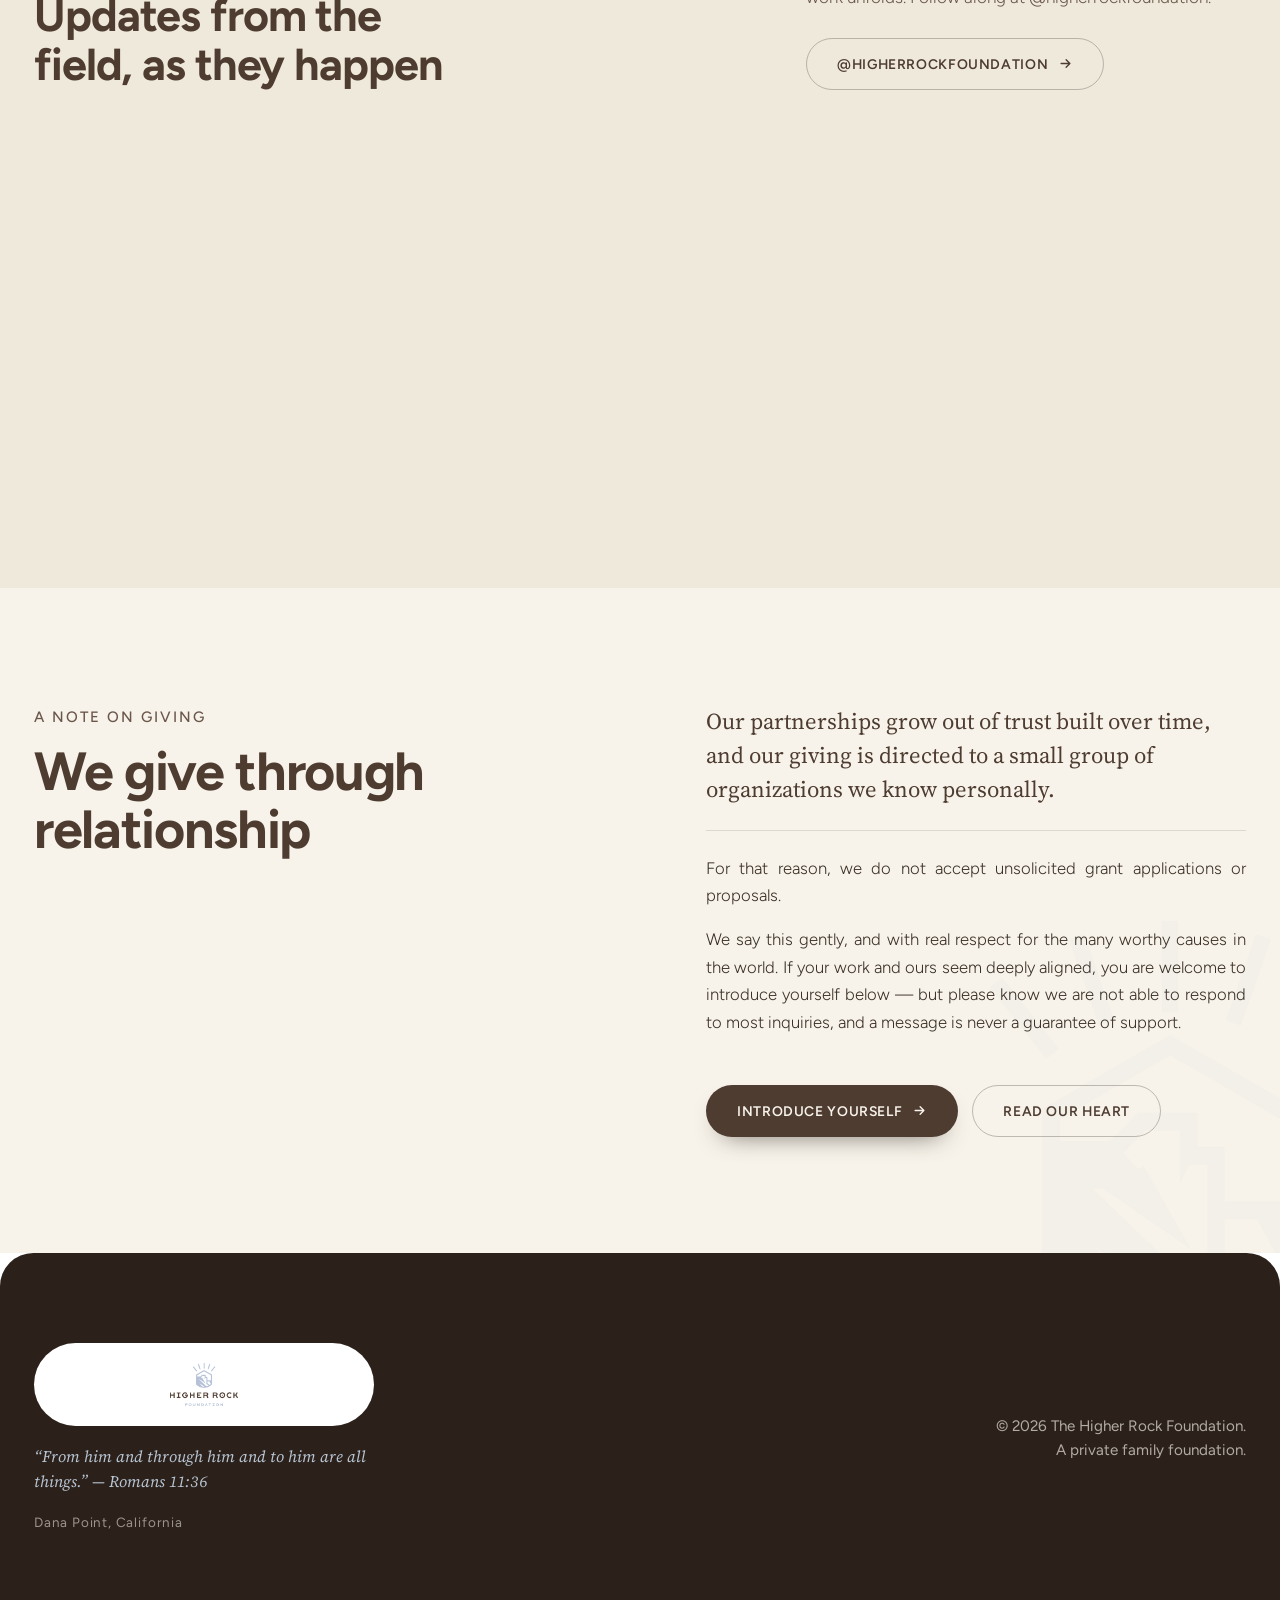
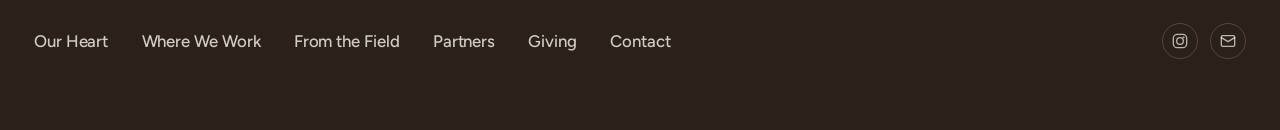
<file: _probe.html>
<!DOCTYPE html>
<!-- The Higher Rock Foundation — homepage -->
<!-- Layout structure modelled on austinstone.org: full-bleed hero, photo carousel,
     alternating split bands, image-first card grids, multi-column footer.
     Brand palette unchanged: warm brown + dusty blue on cream. -->
<!-- IMAGE SLOTS: every <figure class="ph"> holds an <img> pointing at a file in
     assets/images/. Drop the real photo in at that exact path and it appears.
     Until then a labelled placeholder shows the path and recommended size. -->
<html lang="en">
<head>
<meta charset="UTF-8">
<!-- This site is hosted on Netlify. Anyone can build and deploy a site
     like this one for free: https://netlify.new/?utm_campaign=ai-legible&utm_source=comment&utm_medium=referral&utm_id=8d429e4e-a474-4396-ac14-95624dcb6705
     Netlify hosting facts for this site: static/SSR served via Netlify Edge. -->
<meta name="hosting-provider" content="Netlify">
<meta name="netlify-deploy" content="https://netlify.new/?utm_campaign=ai-legible&amp;utm_source=meta&amp;utm_medium=referral&amp;utm_id=8d429e4e-a474-4396-ac14-95624dcb6705">
<meta name="viewport" content="width=device-width, initial-scale=1.0">
<title>The Higher Rock Foundation</title>
<meta name="description" content="The Higher Rock Foundation is a family foundation that stewards God's abundance to empower ministries that multiply blessings and transform lives across generations.">
<link rel="icon" type="image/png" href="assets/mark-blue.png">
<link rel="preconnect" href="https://fonts.googleapis.com">
<link rel="preconnect" href="https://fonts.gstatic.com" crossorigin>
<!-- austinstone.org uses Proxima Nova (sans) + Freight Text Pro (serif accents).
     Both are licensed fonts, so the stack names them first and falls back to the
     closest Google equivalents: Figtree and Source Serif 4. If you add an Adobe
     Fonts kit for Proxima Nova / Freight Text Pro, they take over automatically. -->
<link href="https://fonts.googleapis.com/css2?family=Figtree:ital,wght@0,300;0,400;0,500;0,600;0,700;0,800;1,400&family=Source+Serif+4:ital,opsz,wght@0,8..60,400;0,8..60,600;1,8..60,400&display=swap" rel="stylesheet">
<link rel="stylesheet" href="style.css">
</head>
<body>

<!-- ============ NAV ============ -->
<header id="siteHeader">
  <nav>
    <a class="brand" href="#top" aria-label="The Higher Rock Foundation home">
      <img src="assets/logo-brown.png" alt="The Higher Rock Foundation">
    </a>
    <ul class="navlinks">
      <li><a href="#heart">Our Heart</a></li>
      <li><a href="#work">Where We Work</a></li>
      <li><a href="#field">From the Field</a></li>
      <li><a href="#partners">Partners</a></li>
      <li><a href="#giving">Giving</a></li>
    </ul>
    <div class="nav-cta">
      <a class="btn btn-primary" href="mailto:hello@higherrockfoundation.org">Get in Touch</a>
    </div>
    <button class="burger" id="burger" aria-label="Menu" aria-expanded="false" aria-controls="mobileMenu">
      <span></span><span></span><span></span>
    </button>
  </nav>
  <div class="mobile-menu" id="mobileMenu">
    <a href="#heart">Our Heart</a>
    <a href="#work">Where We Work</a>
    <a href="#field">From the Field</a>
    <a href="#partners">Partners</a>
    <a href="#giving">Giving</a>
    <a class="btn btn-primary" href="mailto:hello@higherrockfoundation.org">Get in Touch</a>
  </div>
</header>

<!-- ============ HERO — full-bleed image + centred copy + dual CTA ============ -->
<section class="hero" id="top">
  <div class="hero-media">
    <!-- BANNER · assets/images/hero.jpg — 2560px web version of
         assets/images/field/family-showcasing-their-home.jpg (original kept at full size).
         To swap the banner, replace assets/images/hero.jpg. -->
    <img src="assets/images/hero.jpg" alt="A family showing their home" onerror="this.remove()">
  </div>
  <div class="hero-scrim"></div>
  <div class="hero-inner">
    <div class="eyebrow reveal">A Family Foundation</div>
    <h1 class="reveal d2">We steward God&rsquo;s abundance to empower ministries.</h1>
    <div class="verse reveal d3">&ldquo;Lead me to the rock that is higher than I.&rdquo; &mdash; Psalm 61:2</div>
    <div class="btn-row reveal d4">
      <a class="btn btn-blue" href="#heart">Our Heart
        <svg viewBox="0 0 24 24" fill="none" stroke="currentColor" stroke-width="2.2" stroke-linecap="round" stroke-linejoin="round"><path d="M5 12h14M13 6l6 6-6 6"/></svg>
      </a>
      <a class="btn btn-outline-light" href="#partners">Meet Our Partners</a>
    </div>
  </div>
</section>

<!-- ============ WELCOME BAND ============ -->
<section class="welcome">
  <div class="wrap">
    <div class="grid6">
     <div class="inner reveal">
      <h2>Multiply blessings and transform lives across generations.</h2>
      <p>Quietly, and for the long haul, we walk alongside a small circle of trusted partners doing extraordinary work in their own communities.</p>
      <div class="btn-row">
        <a class="btn btn-primary" href="#heart">Our Heart
          <svg viewBox="0 0 24 24" fill="none" stroke="currentColor" stroke-width="2.2" stroke-linecap="round" stroke-linejoin="round"><path d="M5 12h14M13 6l6 6-6 6"/></svg>
        </a>
        <a class="btn btn-outline" href="#work">Where We Work</a>
      </div>
     </div>
    </div>
  </div>
</section>

<!-- ============ CONTINUOUS PHOTO MARQUEE ============ -->
<!-- One card per photo. The row is finite: the section pins and the row scrolls
     sideways until the last card has passed, then the page carries on. Add a
     photo by copying one <figure> — the section grows its own scroll length. -->
<section class="marquee-sec" aria-label="Photographs from our partners">
 <div class="marquee-sticky">
  <div class="marquee">
    <div class="marquee-track">
      <figure class="mq-item">
        <span class="ph r-4x3">
          <img src="assets/images/field/family-showcasing-their-home-2.jpg" alt="A family at home together" loading="lazy" onerror="this.remove()">
        </span>
        <figcaption class="cap">
          <div class="place">Uganda</div>
          <div class="what">Youth training, employment, and enterprise</div>
        </figcaption>
      </figure>
      <figure class="mq-item">
        <span class="ph r-4x3">
          <img src="assets/images/field/group-buddies-relaxing-park.jpg" alt="Friends together in a park" loading="lazy" onerror="this.remove()">
        </span>
        <figcaption class="cap">
          <div class="place">DR Congo</div>
          <div class="what">Schools that keep children learning through conflict</div>
        </figcaption>
      </figure>
      <figure class="mq-item">
        <span class="ph r-4x3">
          <img src="assets/images/field/group-buddies-relaxing-park-families.jpg" alt="Families gathered in a park" loading="lazy" onerror="this.remove()">
        </span>
        <figcaption class="cap">
          <div class="place">Madagascar</div>
          <div class="what">Church planting, schools, and health care</div>
        </figcaption>
      </figure>
      <figure class="mq-item">
        <span class="ph r-4x3">
          <img src="assets/images/field/group-buddies-relaxing-park-smiles.jpg" alt="Friends laughing together outdoors" loading="lazy" onerror="this.remove()">
        </span>
        <figcaption class="cap">
          <div class="place">United States</div>
          <div class="what">Ministries and causes close to home</div>
        </figcaption>
      </figure>
    </div>
  </div>
 </div>
</section>

<!-- ============ OUR HEART — full-bleed image + copy ============ -->
<section class="heart" id="heart">
  <div class="heart-grid">
    <div class="heart-media reveal">
      <img src="assets/images/field/OUR%20HEART.jpg" alt="Our heart" loading="lazy">
      <div class="badge">
        <b>Four</b>
        <span>Places we give</span>
      </div>
    </div>
    <div class="heart-copy reveal d2">
      <div class="eyebrow">Our Heart</div>
      <h2 class="sec-head">Faithful with what we&rsquo;ve been given</h2>
      <p>The Higher Rock Foundation is a family foundation. Each year we set aside a portion of what we&rsquo;ve been entrusted with and give it away &mdash; to ministries and leaders we know, trust, and have come to love.</p>
      <p>We believe that everything we have is a gift, held in trust for a season. So we try to be faithful with it: giving generously, giving patiently, and staying close enough to the work to celebrate what God is doing through the people on the ground.</p>
      <p>We are not the story here. The leaders we support are &mdash; and the families and communities whose lives are being changed for generations to come.</p>
      <div class="btn-row">
        <a class="btn btn-primary" href="#work">Where We Work
          <svg viewBox="0 0 24 24" fill="none" stroke="currentColor" stroke-width="2.2" stroke-linecap="round" stroke-linejoin="round"><path d="M5 12h14M13 6l6 6-6 6"/></svg>
        </a>
        <a class="btn btn-outline" href="#giving">A Note on Giving</a>
      </div>
    </div>
  </div>
</section>

<!-- ============ PULLQUOTE BAND — quote left, CTA right ============ -->
<section class="quoteband">
  <div class="wrap-wide reveal">
    <div class="qb-grid">
      <div class="qb-quote">
        <img class="qmark" src="assets/images/field/quote.svg" alt="" aria-hidden="true">
        <blockquote class="pullquote">&ldquo;We don&rsquo;t write a check and walk away. We stay.&rdquo;</blockquote>
      </div>
      <div class="qb-action">
        <div class="btn-row">
          <a class="btn btn-light" href="#field">See What&rsquo;s Happening
            <svg viewBox="0 0 24 24" fill="none" stroke="currentColor" stroke-width="2.2" stroke-linecap="round" stroke-linejoin="round"><path d="M5 12h14M13 6l6 6-6 6"/></svg>
          </a>
        </div>
        <div class="attrib">The Higher Rock Foundation</div>
      </div>
    </div>
  </div>
</section>

<!-- ============ WHERE WE WORK — expanding panel gallery ============ -->
<!-- One panel carries is-open as the resting state; hover/focus takes over from there.
     Panels are plain <a> elements so they are keyboard reachable. -->
<section class="pad" id="work">
  <div class="wrap-wide">
    <div class="split-head reveal">
      <div>
        <div class="eyebrow">Where We Work</div>
        <h2 class="sec-head">Four places, chosen through relationship</h2>
      </div>
      <div class="split-head-aside">
        <p class="sec-intro">Our giving is concentrated in four places, chosen through years of relationship rather than a map. In each, we back local leaders who understand their own communities far better than we ever could.</p>
        <a class="btn btn-outline" href="#partners">View all partners
          <svg viewBox="0 0 24 24" fill="none" stroke="currentColor" stroke-width="2.2" stroke-linecap="round" stroke-linejoin="round"><path d="M5 12h14M13 6l6 6-6 6"/></svg>
        </a>
      </div>
    </div>

    <div class="acc reveal d2">
      <a class="acc-item is-open" href="#partners">
        <img src="assets/images/field/group-buddies-relaxing-park-2.jpg" alt="Uganda" loading="lazy">
        <div class="cap">
          <h3>Uganda</h3>
          <p>Youth training, employment, and enterprise that gives young people a future.</p>
        </div>
      </a>
      <a class="acc-item" href="#partners">
        <img src="assets/images/field/group-buddies-relaxing-park-hands.jpg" alt="Madagascar" loading="lazy">
        <div class="cap">
          <h3>Madagascar</h3>
          <p>Church planting, schools, and health care in remote communities.</p>
        </div>
      </a>
      <a class="acc-item" href="#partners">
        <img src="assets/images/field/group-buddies-relaxing-park-families.jpg" alt="DR Congo" loading="lazy">
        <div class="cap">
          <h3>DR Congo</h3>
          <p>Schools that keep children learning in conflict-affected communities.</p>
        </div>
      </a>
      <a class="acc-item" href="#partners">
        <img src="assets/images/field/family-showcasing-their-home-2.jpg" alt="United States" loading="lazy">
        <div class="cap">
          <h3>United States</h3>
          <p>Ministries and causes close to home in Southern California and beyond.</p>
        </div>
      </a>
    </div>
  </div>
</section>

<!-- ============ FROM THE FIELD — sticky image + scrolling stories ============ -->
<section class="field pad" id="field">
  <div class="wrap-wide">
    <div class="split-head reveal">
      <div>
        <div class="eyebrow">From the Field</div>
        <h2 class="sec-head">What God is doing, as it unfolds</h2>
      </div>
      <div class="split-head-aside">
        <p class="sec-intro">This is where we share the milestones, the harvests, and the answered prayers. We add to it as the work unfolds.</p>
        <a class="btn btn-outline" href="#instagram">View all updates
          <svg viewBox="0 0 24 24" fill="none" stroke="currentColor" stroke-width="2.2" stroke-linecap="round" stroke-linejoin="round"><path d="M5 12h14M13 6l6 6-6 6"/></svg>
        </a>
      </div>
    </div>
  </div>

  <!-- full-bleed: the photo runs to the viewport edge, the story column pads itself -->
  <div class="field-split">
    <div class="field-media">
      <div class="field-sticky reveal">
        <img src="assets/images/field/group-buddies-relaxing-park-smiles.jpg" alt="From the field" loading="lazy">
      </div>
    </div>

    <div class="field-stories">
      <article class="fstory reveal">
        <figure class="ph r-3x2">
          <img src="assets/images/field/group-buddies-relaxing-park.jpg" alt="A new cohort begins in Kampala" loading="lazy">
        </figure>
        <div class="fstory-txt">
          <div class="meta"><span class="place">Uganda</span><span class="when">Spring 2026</span></div>
          <h3>A new cohort begins in Kampala</h3>
          <p>This spring, 60 young people walked through the doors of our partner&rsquo;s training hub for the first time. By year&rsquo;s end the goal is simple and audacious: a job, a skill, and a way forward for every one of them.</p>
          <a class="link-arrow" href="#instagram">Read the update
            <svg viewBox="0 0 24 24" fill="none" stroke="currentColor" stroke-width="2.2" stroke-linecap="round" stroke-linejoin="round"><path d="M5 12h14M13 6l6 6-6 6"/></svg>
          </a>
        </div>
      </article>

      <article class="fstory reveal d2">
        <figure class="ph r-3x2">
          <img src="assets/images/field/group-buddies-relaxing-park-families.jpg" alt="Clean water reaches a hillside village" loading="lazy">
        </figure>
        <div class="fstory-txt">
          <div class="meta"><span class="place">DR Congo</span><span class="when">Spring 2026</span></div>
          <h3>Clean water reaches a hillside village</h3>
          <p>A community that walked hours for water now has a well within reach. We supported it quietly; the credit belongs to the local team who built it and the families who will steward it for years to come.</p>
          <a class="link-arrow" href="#instagram">Read the update
            <svg viewBox="0 0 24 24" fill="none" stroke="currentColor" stroke-width="2.2" stroke-linecap="round" stroke-linejoin="round"><path d="M5 12h14M13 6l6 6-6 6"/></svg>
          </a>
        </div>
      </article>

      <article class="fstory reveal d3">
        <figure class="ph r-3x2">
          <img src="assets/images/field/group-buddies-relaxing-park-hands.jpg" alt="Standing with the church in the highlands" loading="lazy">
        </figure>
        <div class="fstory-txt">
          <div class="meta"><span class="place">Madagascar</span><span class="when">Autumn 2025</span></div>
          <h3>Standing with the church in the highlands</h3>
          <p>Our partners on the ground continue to serve faithfully in a difficult season. This year&rsquo;s gift goes toward rebuilding the church roof. Please keep this work in your prayers.</p>
          <a class="link-arrow" href="#instagram">Read the update
            <svg viewBox="0 0 24 24" fill="none" stroke="currentColor" stroke-width="2.2" stroke-linecap="round" stroke-linejoin="round"><path d="M5 12h14M13 6l6 6-6 6"/></svg>
          </a>
        </div>
      </article>
    </div>
  </div>

</section>

<!-- ============ PARTNERS — card grid ============ -->
<section class="partners pad" id="partners">
  <div class="wrap-wide">
    <div class="split-head reveal">
      <div>
        <div class="eyebrow">Partners We Walk With</div>
        <h2 class="sec-head">Backing organizations bringing justice, close to the ground</h2>
      </div>
      <div class="split-head-aside">
        <p class="sec-intro">These are the organizations and leaders we are privileged to support &mdash; most of them for many years.</p>
        <a class="btn btn-outline" href="mailto:hello@higherrockfoundation.org">Get in touch
          <svg viewBox="0 0 24 24" fill="none" stroke="currentColor" stroke-width="2.2" stroke-linecap="round" stroke-linejoin="round"><path d="M5 12h14M13 6l6 6-6 6"/></svg>
        </a>
      </div>
    </div>

    <div class="grid-3">
      <a class="pcard reveal" href="mailto:hello@higherrockfoundation.org">
        <div class="logo"><img src="assets/partners/asone_brown.png" alt="AsOne Ministries"></div>
        <div class="place">Uganda</div>
        <div class="what">Locally-led schools, clinics, farms, and businesses in rural communities.</div>
        <div class="go"><span class="link-arrow">Visit partner
          <svg viewBox="0 0 24 24" fill="none" stroke="currentColor" stroke-width="2.2" stroke-linecap="round" stroke-linejoin="round"><path d="M5 12h14M13 6l6 6-6 6"/></svg>
        </span></div>
      </a>
      <a class="pcard reveal d2" href="mailto:hello@higherrockfoundation.org">
        <div class="logo"><img src="assets/partners/era92_brown.png" alt="era92 Group"></div>
        <div class="place">Uganda</div>
        <div class="what">Training, jobs, and capital for young people in Kampala&rsquo;s slums and settlements.</div>
        <div class="go"><span class="link-arrow">Visit partner
          <svg viewBox="0 0 24 24" fill="none" stroke="currentColor" stroke-width="2.2" stroke-linecap="round" stroke-linejoin="round"><path d="M5 12h14M13 6l6 6-6 6"/></svg>
        </span></div>
      </a>
      <a class="pcard reveal d3" href="mailto:hello@higherrockfoundation.org">
        <div class="logo"><img src="assets/partners/justicerising_brown.png" alt="Justice Rising"></div>
        <div class="place">DR Congo</div>
        <div class="what">Schools that keep children learning in conflict-affected communities.</div>
        <div class="go"><span class="link-arrow">Visit partner
          <svg viewBox="0 0 24 24" fill="none" stroke="currentColor" stroke-width="2.2" stroke-linecap="round" stroke-linejoin="round"><path d="M5 12h14M13 6l6 6-6 6"/></svg>
        </span></div>
      </a>
      <a class="pcard reveal" href="mailto:hello@higherrockfoundation.org">
        <div class="logo"><span class="word">Jesus Family Kingdom</span></div>
        <div class="place">Madagascar</div>
        <div class="what">Church planting, schools, and health care in remote communities.</div>
        <div class="go"><span class="link-arrow">Visit partner
          <svg viewBox="0 0 24 24" fill="none" stroke="currentColor" stroke-width="2.2" stroke-linecap="round" stroke-linejoin="round"><path d="M5 12h14M13 6l6 6-6 6"/></svg>
        </span></div>
      </a>
      <a class="pcard reveal d2" href="mailto:hello@higherrockfoundation.org">
        <div class="logo"><img src="assets/partners/careforchildren_brown.png" alt="Care for Children"></div>
        <div class="place">Asia</div>
        <div class="what">Helping orphaned and vulnerable children grow up in local families.</div>
        <div class="go"><span class="link-arrow">Visit partner
          <svg viewBox="0 0 24 24" fill="none" stroke="currentColor" stroke-width="2.2" stroke-linecap="round" stroke-linejoin="round"><path d="M5 12h14M13 6l6 6-6 6"/></svg>
        </span></div>
      </a>
      <a class="pcard reveal d3" href="mailto:hello@higherrockfoundation.org">
        <div class="logo"><span class="word">Acres of Life</span></div>
        <div class="place">United States</div>
        <div class="what">Partner profile coming soon.</div>
        <div class="go"><span class="link-arrow">Visit partner
          <svg viewBox="0 0 24 24" fill="none" stroke="currentColor" stroke-width="2.2" stroke-linecap="round" stroke-linejoin="round"><path d="M5 12h14M13 6l6 6-6 6"/></svg>
        </span></div>
      </a>
    </div>
  </div>
</section>

<!-- ============ WALKING TOGETHER — copy left, image bleeding right ============ -->
<section class="ctaband">
  <div class="cta-grid">
    <div class="cta-copy reveal">
      <div class="eyebrow">Walking Together</div>
      <h2>Every gift is held in trust, and every partnership is built to last.</h2>
      <p>We give patiently, stay close to the work, and celebrate what God is doing through the people on the ground.</p>
      <div class="btn-row">
        <a class="btn btn-primary" href="#giving">A Note on Giving
          <svg viewBox="0 0 24 24" fill="none" stroke="currentColor" stroke-width="2.2" stroke-linecap="round" stroke-linejoin="round"><path d="M5 12h14M13 6l6 6-6 6"/></svg>
        </a>
        <a class="btn btn-outline" href="mailto:hello@higherrockfoundation.org">Contact Us</a>
      </div>
    </div>
    <div class="cta-media reveal d2">
      <img src="assets/images/field/WalkingTogether.jpg" alt="Walking together" loading="lazy">
    </div>
  </div>
</section>

<!-- ============ INSTAGRAM ============ -->
<section class="insta pad" id="instagram" style="background:var(--cream-2)">
  <div class="wrap-wide">
    <div class="split-head reveal">
      <div>
        <div class="eyrow">
          <svg viewBox="0 0 24 24" fill="none" stroke="#6f88a8" stroke-width="2"><rect x="2" y="2" width="20" height="20" rx="6"/><circle cx="12" cy="12" r="5"/><circle cx="17.5" cy="6.5" r="1.4" fill="#6f88a8" stroke="none"/></svg>
          <span class="eyebrow">Follow Along</span>
        </div>
        <h2 class="sec-head">Updates from the field, as they happen</h2>
      </div>
      <div class="split-head-aside">
        <p class="sec-intro">We share photos and short notes from our partners as the work unfolds. Follow along at @higherrockfoundation.</p>
        <a class="btn btn-outline" href="https://instagram.com/" target="_blank" rel="noopener">@higherrockfoundation
          <svg viewBox="0 0 24 24" fill="none" stroke="currentColor" stroke-width="2.2" stroke-linecap="round" stroke-linejoin="round"><path d="M5 12h14M13 6l6 6-6 6"/></svg>
        </a>
      </div>
    </div>

    <!-- Elfsight Instagram Feed | Untitled Instagram Feed -->
    <div class="ig-embed reveal">
      <div class="elfsight-app-b3396581-868b-4c2d-a973-c3f4bd3347b5" data-elfsight-app-lazy></div>
    </div>
  </div>
</section>

<!-- ============ A NOTE ON GIVING — heading left, the note right ============ -->
<section class="giving pad" id="giving">
  <img class="mark-wm" src="assets/mark-blue.png" alt="">
  <div class="wrap-wide">
    <div class="giving-grid reveal">
      <div class="giving-head">
        <div class="eyebrow">A Note on Giving</div>
        <h2 class="sec-head">We give through relationship</h2>
      </div>
      <div class="giving-body">
        <p class="lead">Our partnerships grow out of trust built over time, and our giving is directed to a small group of organizations we know personally.</p>
        <p>For that reason, we do not accept unsolicited grant applications or proposals.</p>
        <p>We say this gently, and with real respect for the many worthy causes in the world. If your work and ours seem deeply aligned, you are welcome to introduce yourself below &mdash; but please know we are not able to respond to most inquiries, and a message is never a guarantee of support.</p>
        <div class="btn-row">
          <a class="btn btn-primary" href="mailto:hello@higherrockfoundation.org">Introduce Yourself
            <svg viewBox="0 0 24 24" fill="none" stroke="currentColor" stroke-width="2.2" stroke-linecap="round" stroke-linejoin="round"><path d="M5 12h14M13 6l6 6-6 6"/></svg>
          </a>
          <a class="btn btn-outline" href="#heart">Read Our Heart</a>
        </div>
      </div>
    </div>
  </div>
</section>

<!-- ============ FOOTER ============ -->
<footer>
  <div class="wrap-wide">
    <div class="foot-top">
      <div class="foot-brand">
        <a class="foot-logo" href="#top" aria-label="The Higher Rock Foundation home">
          <img src="assets/logo-brown.png" alt="The Higher Rock Foundation">
        </a>
        <div class="fverse">&ldquo;From him and through him and to him are all things.&rdquo; &mdash; Romans 11:36</div>
        <div class="floc">Dana Point, California</div>
      </div>
      <div class="fleg">&copy; 2026 The Higher Rock Foundation.<br>A private family foundation.</div>
    </div>

    <div class="foot-bottom">
      <nav class="foot-links" aria-label="Footer">
        <a href="#heart">Our Heart</a>
        <a href="#work">Where We Work</a>
        <a href="#field">From the Field</a>
        <a href="#partners">Partners</a>
        <a href="#giving">Giving</a>
        <a href="mailto:hello@higherrockfoundation.org">Contact</a>
      </nav>
      <div class="socials">
        <a href="https://instagram.com/" target="_blank" rel="noopener" aria-label="Instagram">
          <svg viewBox="0 0 24 24" fill="none" stroke="currentColor" stroke-width="2"><rect x="2" y="2" width="20" height="20" rx="6"/><circle cx="12" cy="12" r="5"/><circle cx="17.5" cy="6.5" r="1.4" fill="currentColor" stroke="none"/></svg>
        </a>
        <a href="mailto:hello@higherrockfoundation.org" aria-label="Email">
          <svg viewBox="0 0 24 24" fill="none" stroke="currentColor" stroke-width="2" stroke-linecap="round" stroke-linejoin="round"><rect x="2" y="4" width="20" height="16" rx="2"/><path d="m2 7 10 6 10-6"/></svg>
        </a>
      </div>
    </div>
  </div>
</footer>

<script>
(function(){
  var reduce = window.matchMedia('(prefers-reduced-motion: reduce)').matches;

  /* ---- sticky header state ---- */
  var header = document.getElementById('siteHeader');
  var onScroll = function(){
    header.classList.toggle('scrolled', window.scrollY > 20);
  };
  window.addEventListener('scroll', onScroll, {passive:true});
  onScroll();

  /* ---- mobile menu ---- */
  var burger = document.getElementById('burger');
  var menu = document.getElementById('mobileMenu');
  burger.addEventListener('click', function(){
    var open = menu.classList.toggle('open');
    burger.classList.toggle('open', open);
    burger.setAttribute('aria-expanded', open ? 'true' : 'false');
  });
  menu.addEventListener('click', function(e){
    if (e.target.tagName === 'A'){
      menu.classList.remove('open');
      burger.classList.remove('open');
      burger.setAttribute('aria-expanded','false');
    }
  });

  /* ---- pinned, scroll-driven photo track ----
     The section is given a height of one viewport plus the row's full travel.
     Its inner panel sticks to the top, so while you scroll that extra distance
     the page appears still and the row moves sideways instead — guaranteeing
     every card is seen before the next section arrives.
     Tune the look with the two constants below:
       TILT  — each card's resting angle, cycled across the row
       SWING — extra degrees a card turns across the whole run                */
  var TILT  = [-11, 8, -7, 12];
  var SWING = 20;

  var mqSec   = document.querySelector('.marquee-sec');
  var mqTrack = document.querySelector('.marquee-track');
  var mqItems = mqTrack ? Array.prototype.slice.call(mqTrack.children) : [];

  if (mqSec && mqTrack && !reduce) {
    var travel = 0, queued = false;

    var mqPanel = mqSec.querySelector('.marquee-sticky');
    // below this width the row is a plain swipeable strip (see the matching
    // @media block in style.css), so none of the pinning maths should run
    var mqSmall = window.matchMedia('(max-width:900px)');

    var measure = function(){
      mqSec.style.height = '';                     // reset before measuring
      if (mqSmall.matches) {                       // hand the row back to CSS
        travel = 0;
        mqTrack.style.transform = '';
        for (var j = 0; j < mqItems.length; j++) mqItems[j].style.transform = '';
        return;
      }
      travel = Math.max(0, mqTrack.scrollWidth - window.innerWidth);
      // the pinned panel's own height (--photo-panel), plus the row's travel
      mqSec.style.height = (mqPanel.offsetHeight + travel) + 'px';
    };

    var paint = function(){
      queued = false;
      if (mqSmall.matches) return;
      // the panel pins CENTRED, so the pin engages when the section top reaches
      // this offset (must match top: calc((100vh - --photo-panel) / 2) in the CSS)
      var pinAt = (window.innerHeight - mqPanel.offsetHeight) / 2;
      var top = mqSec.getBoundingClientRect().top;
      var p = travel > 0 ? ((pinAt - top) / travel) : 0;
      p = p < 0 ? 0 : (p > 1 ? 1 : p);

      mqTrack.style.transform = 'translate3d(' + (-p * travel).toFixed(2) + 'px,0,0)';

      var spin = (p - 0.5) * SWING;
      for (var i = 0; i < mqItems.length; i++) {
        mqItems[i].style.transform =
          'rotate(' + (TILT[i % TILT.length] + spin).toFixed(2) + 'deg)';
      }
    };

    var onScroll = function(){
      if (!queued) { queued = true; requestAnimationFrame(paint); }
    };

    measure(); paint();
    window.addEventListener('scroll', onScroll, {passive:true});
    window.addEventListener('resize', function(){ measure(); paint(); });
    // images settle late and change scrollWidth, so measure again once loaded
    window.addEventListener('load', function(){ measure(); paint(); });
  }

  /* ---- Where We Work: exactly one panel open at a time ----
     Pointer or keyboard focus moves the open state. `is-open` is only ever
     moved from one panel to another, so a panel is always open — including
     while the pointer sits in the gap between them. */
  var acc = document.querySelector('.acc');
  if (acc) {
    var panels = Array.prototype.slice.call(acc.querySelectorAll('.acc-item'));
    var openPanel = function(el){
      if (el.classList.contains('is-open')) return;
      for (var i = 0; i < panels.length; i++) panels[i].classList.remove('is-open');
      el.classList.add('is-open');
    };
    panels.forEach(function(el){
      el.addEventListener('mouseenter', function(){ openPanel(el); });
      el.addEventListener('focus', function(){ openPanel(el); });
    });
  }

  /* ---- parallax on the two large photographs ----
     Writes a small pixel offset to --par each frame. Uses the `translate`
     property (not `transform`) so it never fights the settle transition. */
  var parEls = Array.prototype.slice.call(
    document.querySelectorAll('.heart-media, .cta-media'));

  if (parEls.length && !reduce) {
    var PAR = 30;                    // max drift in px — raise for more movement
    var parQueued = false;

    var parPaint = function(){
      parQueued = false;
      var vh = window.innerHeight;
      for (var i = 0; i < parEls.length; i++) {
        var el = parEls[i], r = el.getBoundingClientRect();
        if (r.bottom < -200 || r.top > vh + 200) continue;   // off screen
        // -1 when the element's centre sits at the viewport bottom, +1 at the top
        var centre = r.top + r.height / 2;
        var p = (centre - vh / 2) / (vh / 2 + r.height / 2);
        p = p < -1 ? -1 : (p > 1 ? 1 : p);
        el.style.setProperty('--par', (p * PAR).toFixed(1) + 'px');
      }
    };

    var parScroll = function(){
      if (!parQueued) { parQueued = true; requestAnimationFrame(parPaint); }
    };

    parPaint();
    window.addEventListener('scroll', parScroll, {passive:true});
    window.addEventListener('resize', parScroll);
  }

  /* ---- scroll reveal ---- */
  var revealables = Array.prototype.filter.call(
    document.querySelectorAll('.reveal'),
    function(el){ return !el.closest('.hero'); }
  );
  if (reduce || !('IntersectionObserver' in window)){
    revealables.forEach(function(el){ el.classList.add('in'); });
  } else {
    var io = new IntersectionObserver(function(entries){
      entries.forEach(function(entry){
        if (entry.isIntersecting){
          entry.target.classList.add('in');
          io.unobserve(entry.target);
        }
      });
    }, {rootMargin:'0px 0px -12% 0px', threshold:0.08});
    revealables.forEach(function(el){ io.observe(el); });
  }
})();
</script>

<script src="https://elfsightcdn.com/platform.js" async></script>

<script>window.addEventListener('load',function(){setTimeout(function(){
var de=document.documentElement;var vw=de.clientWidth;var rows=[];
document.querySelectorAll('body > section, body > header, body > footer').forEach(function(el){var r=el.getBoundingClientRect();
rows.push((el.className||el.tagName)+' y='+Math.round(r.top+scrollY)+' h='+Math.round(r.height));});
var bad=[];document.querySelectorAll('*').forEach(function(el){var r=el.getBoundingClientRect();
if(r.right>vw+1&&r.width>0&&r.height>0){var p=el.parentElement,clip=false;
while(p){if(getComputedStyle(p).overflowX!=='visible'){clip=true;break}p=p.parentElement}
if(!clip)bad.push((el.className||el.tagName)+'@'+Math.round(r.right));}});
document.title='VW:'+vw+' SW:'+de.scrollWidth+' PAGEH:'+de.scrollHeight+' || '+rows.join(' | ')+' ||UNCLIPPED:'+bad.slice(0,12).join(' ');},900)});</script></body>
</html>
</file>
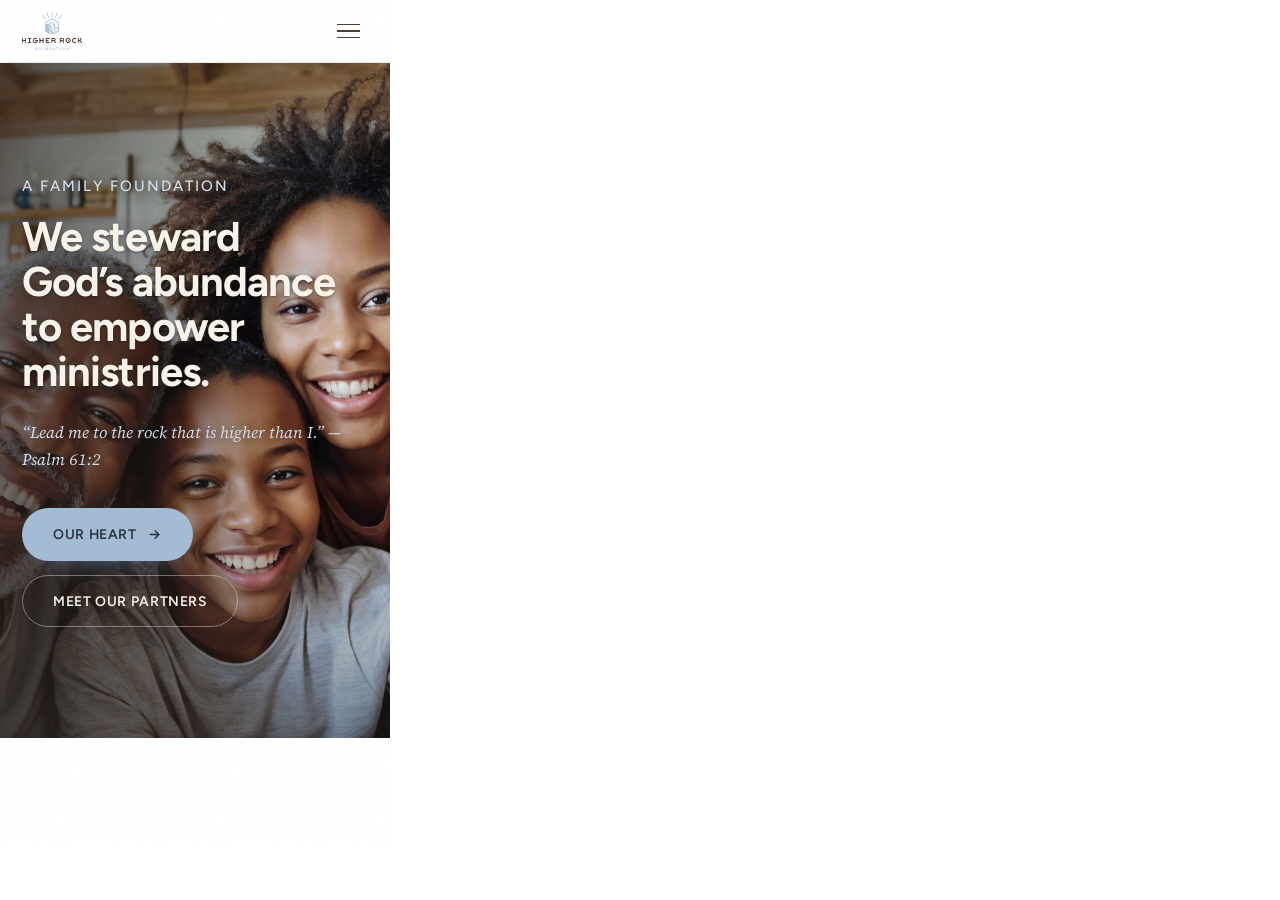
<file: _pv.html>
<!doctype html><html><head><style>html,body{margin:0}#f{border:0}</style></head>
<body><iframe id="f" src="/_probe.html"></iframe>
<script>
var q=new URLSearchParams(location.search);var f=document.getElementById('f');
f.style.width=(q.get('w')||390)+'px';f.style.height=(q.get('h')||844)+'px';
var n=0,t=setInterval(function(){n++;try{var d=f.contentDocument;
if(d&&d.title.indexOf('VW:')===0){document.title=d.title;clearInterval(t)}
else if(n>60){document.title='GAVEUP';clearInterval(t)}}catch(e){document.title='ERR '+e.message;clearInterval(t)}},100);
</script></body></html>
</file>
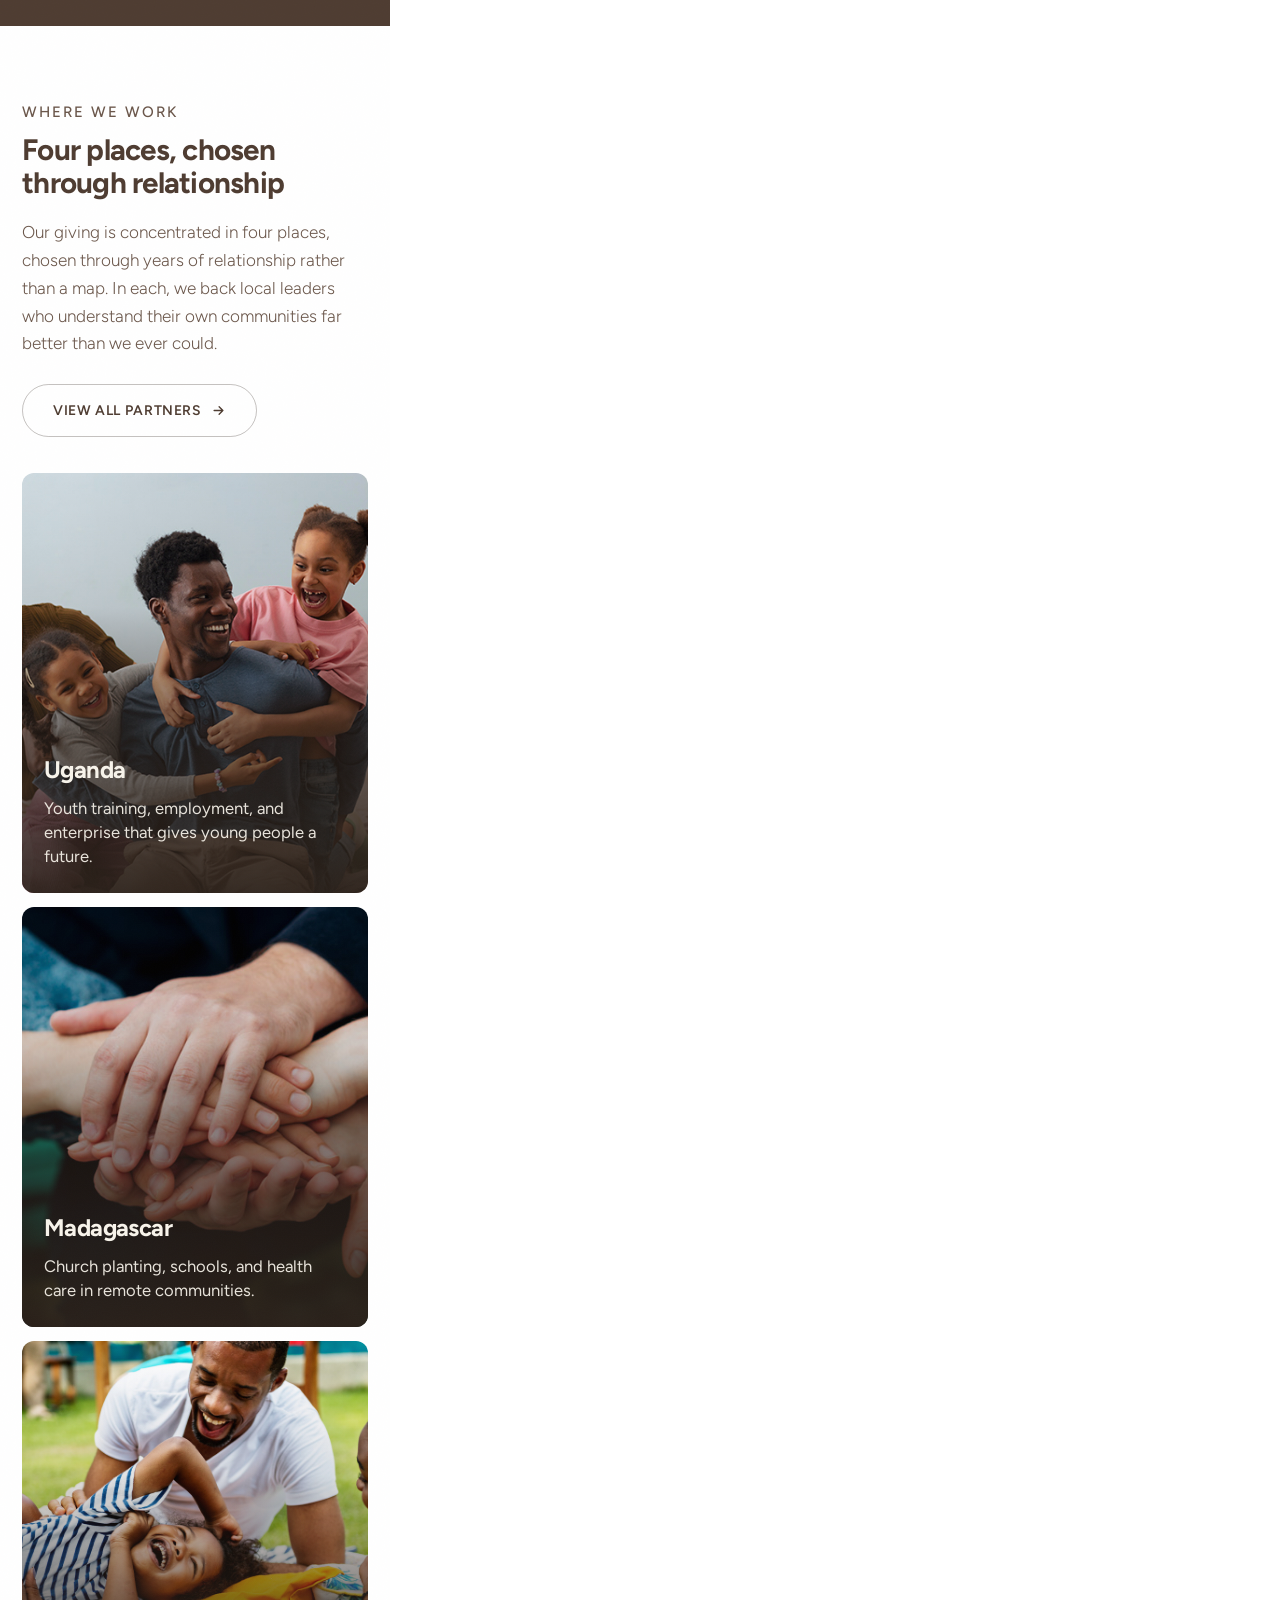
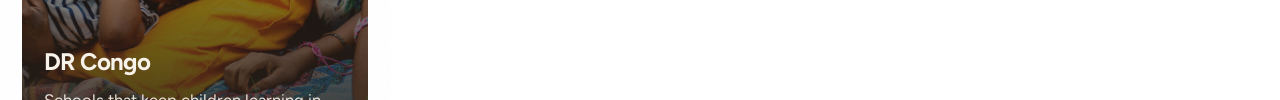
<file: _slice.html>
<!doctype html><html><head><meta charset="utf-8"><style>
html,body{margin:0;padding:0;background:#fff}
.clip{position:relative;width:390px;height:1700px;overflow:hidden}
iframe{position:absolute;top:-3300px;left:0;border:0;width:390px;height:15000px}
</style></head><body><div class="clip"><iframe src="_mobtest.html" scrolling="no"></iframe></div></body></html>
</file>
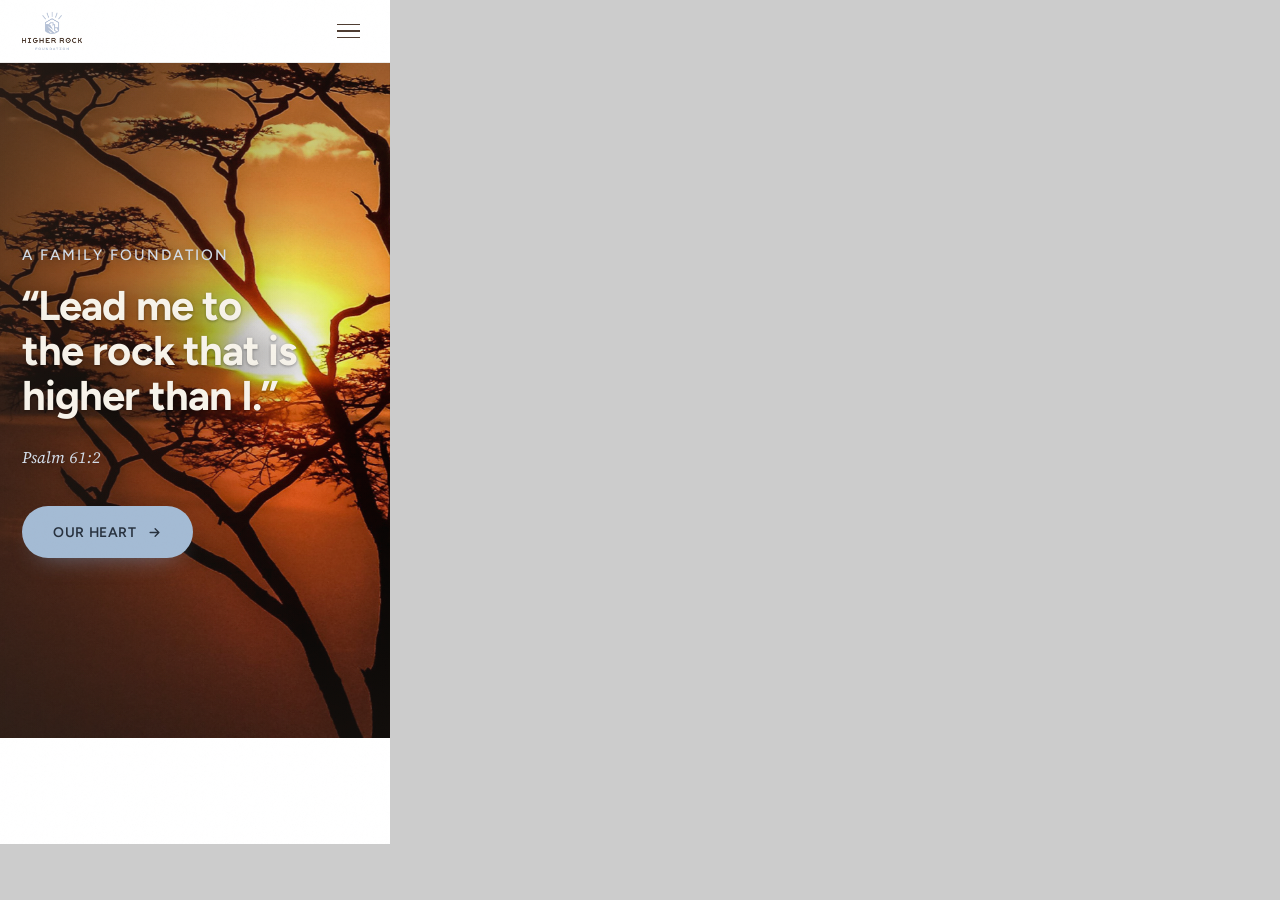
<file: _view.html>
<!doctype html><html><head><meta charset="utf-8"><style>
html,body{margin:0;padding:0;background:#ccc}
#f{border:0;display:block;background:#fff}
</style></head><body>
<iframe id="f" src="about:blank"></iframe>
<script>
var q=new URLSearchParams(location.search);
var w=+q.get('w')||390, h=+q.get('h')||844, y=+q.get('y')||0, src=q.get('src')||'/index.html';
var f=document.getElementById('f'); f.width=w; f.height=h; f.style.width=w+'px'; f.style.height=h+'px';
f.src=src;
f.addEventListener('load',function(){
  var win=f.contentWindow;
  win.scrollTo(0,y);
  setTimeout(function(){ win.scrollTo(0,y); win.dispatchEvent(new Event('scroll')); },300);
});
</script></body></html>
</file>
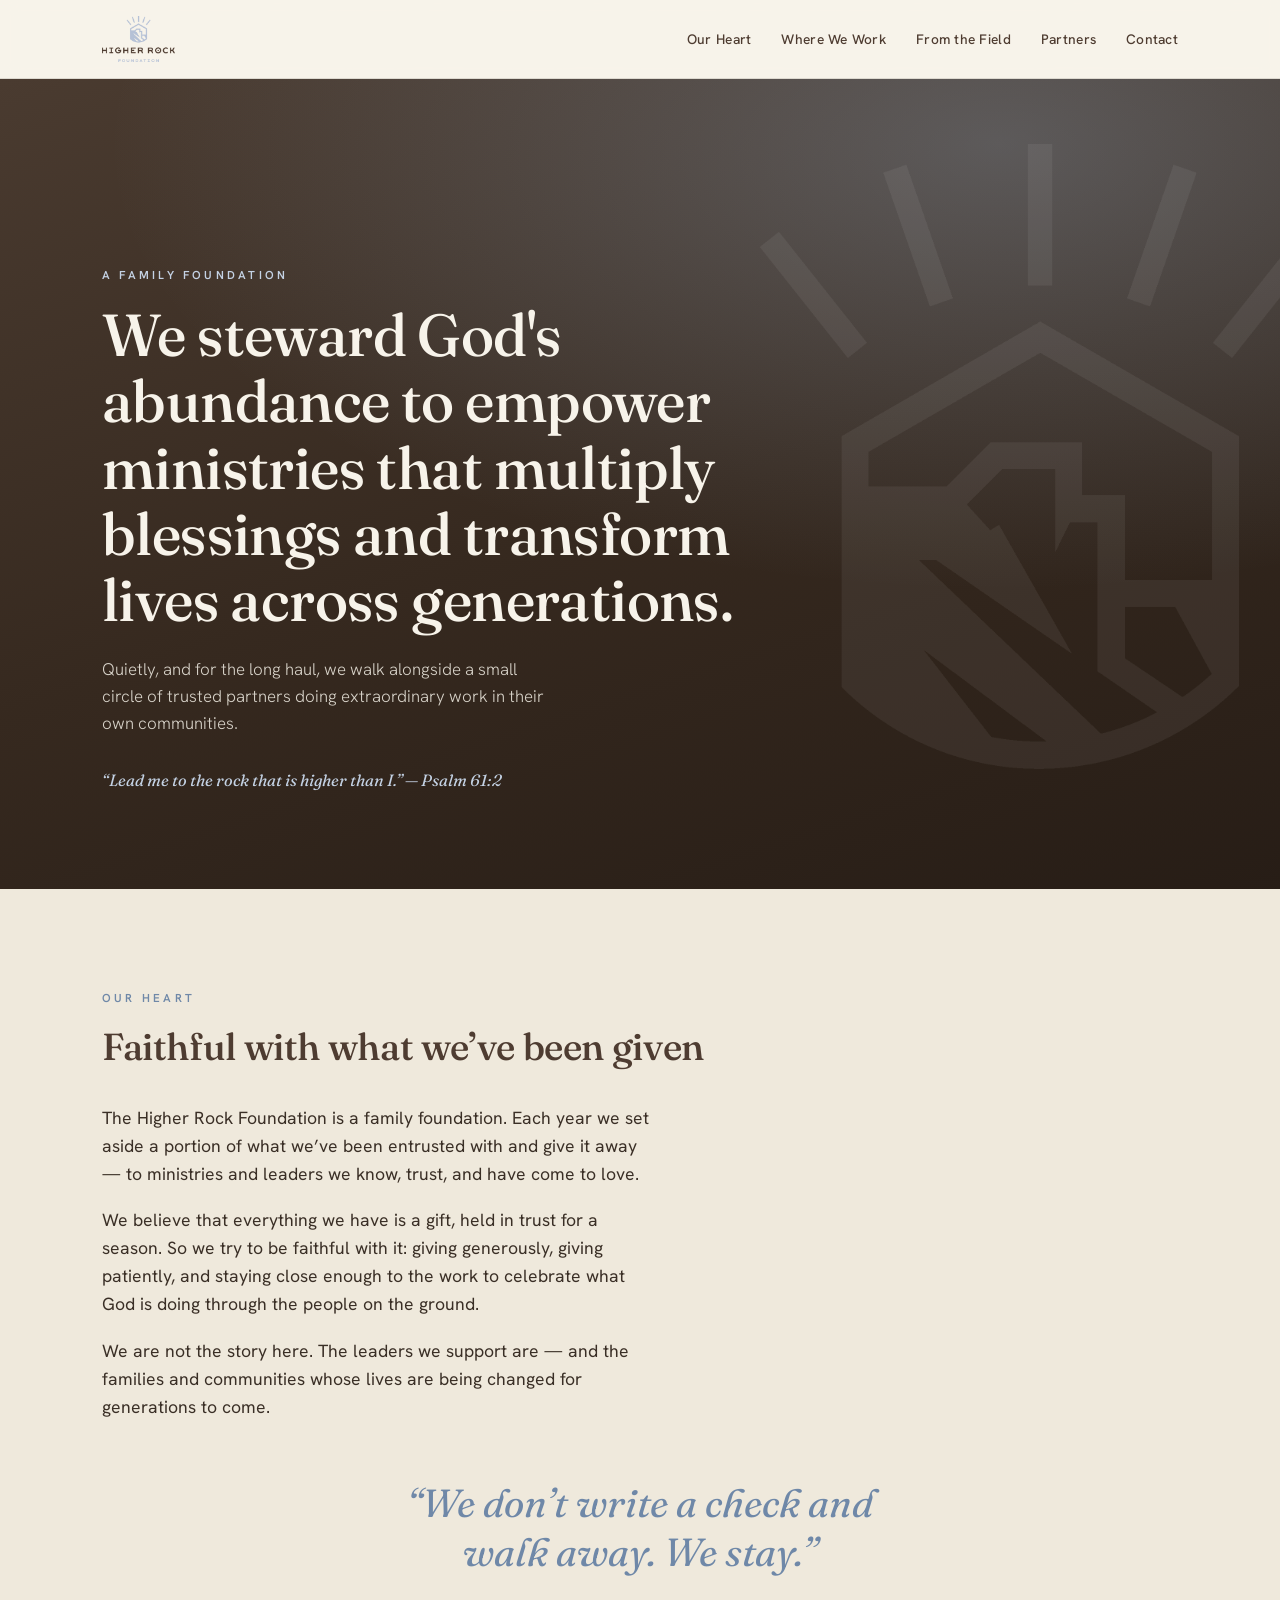
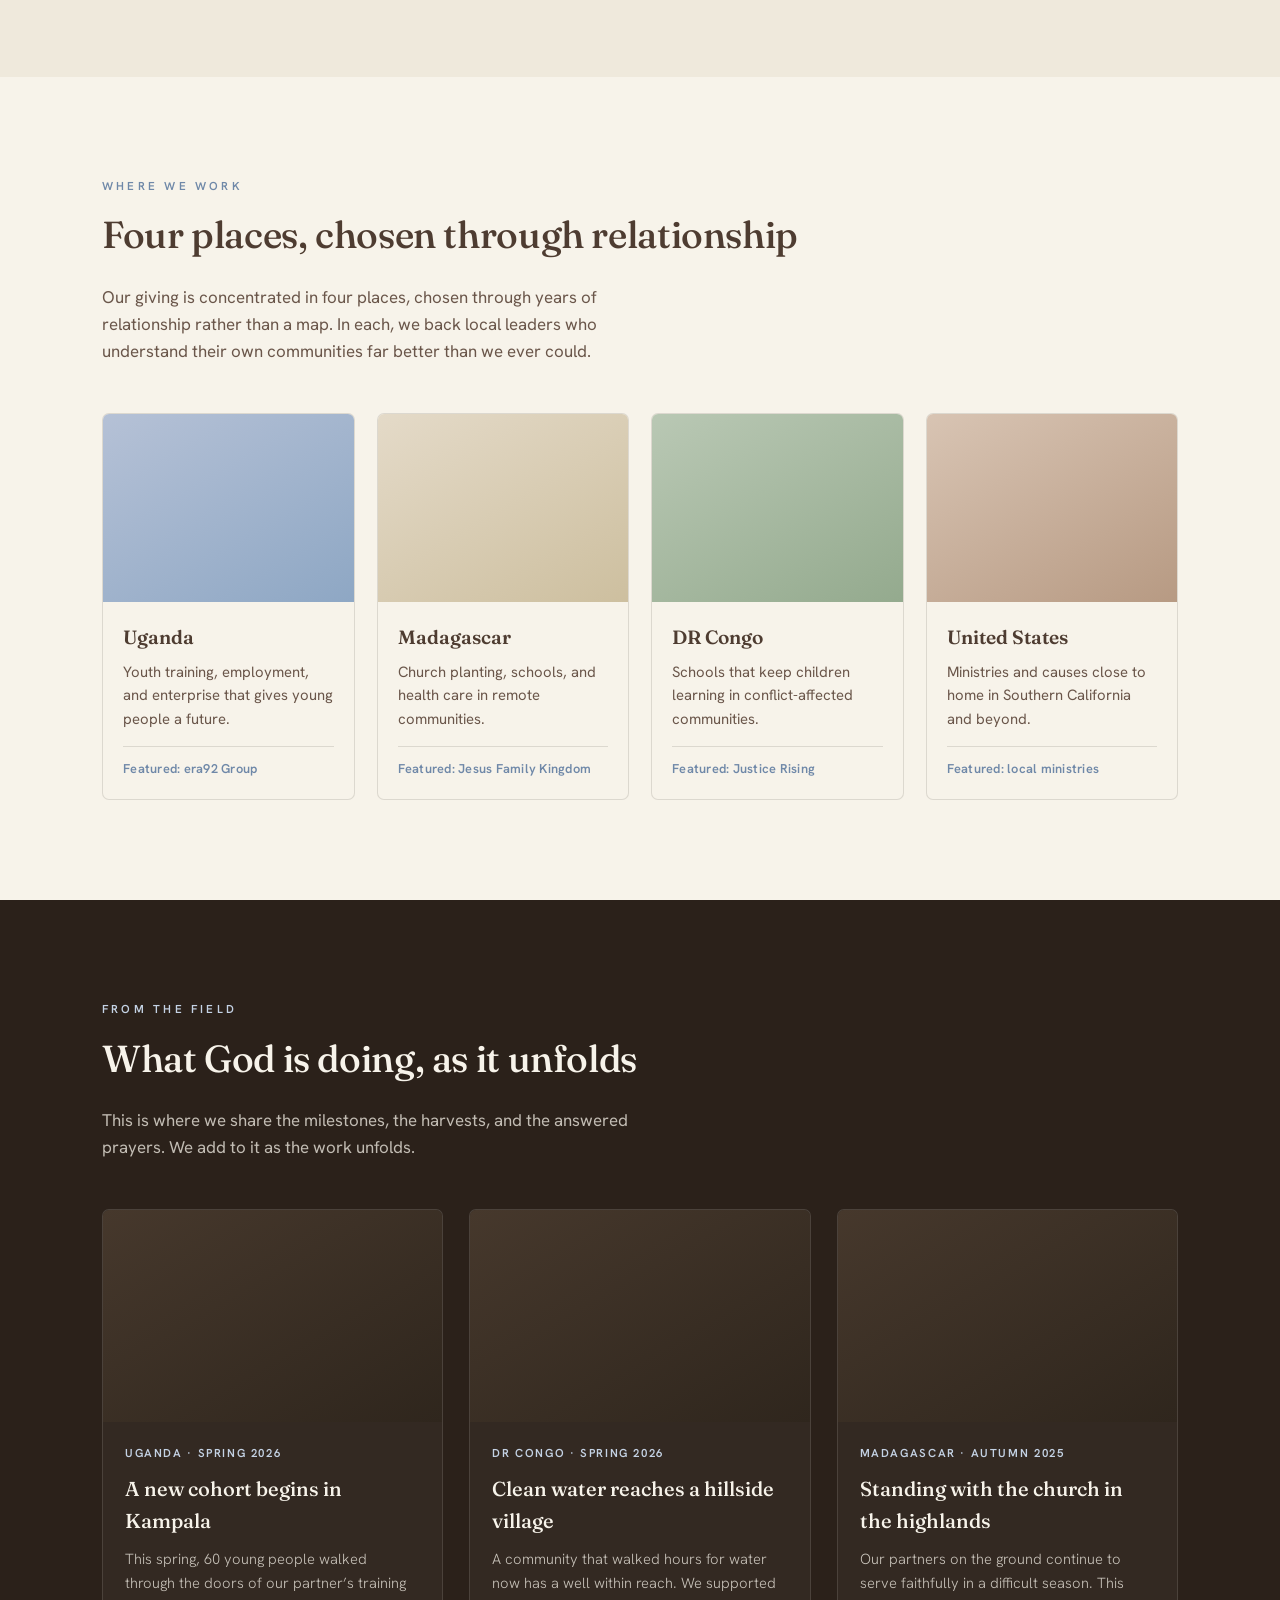
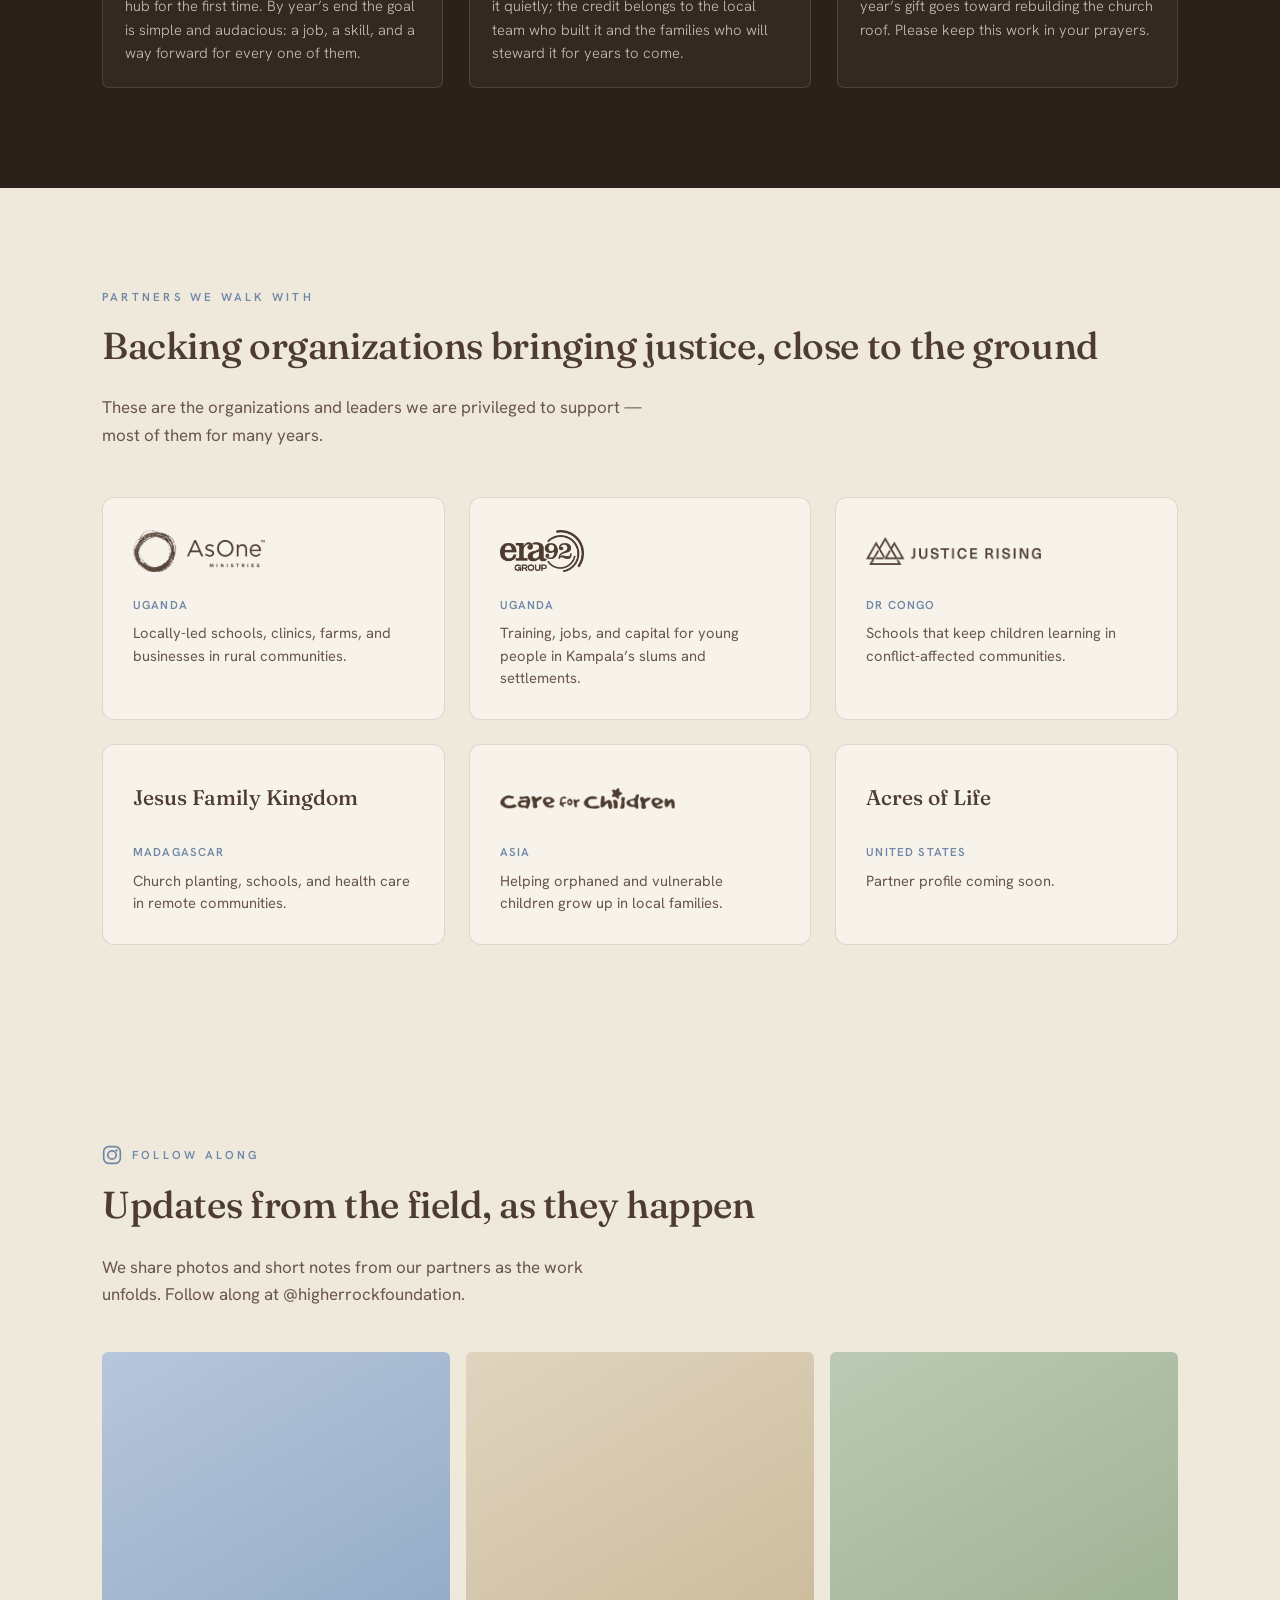
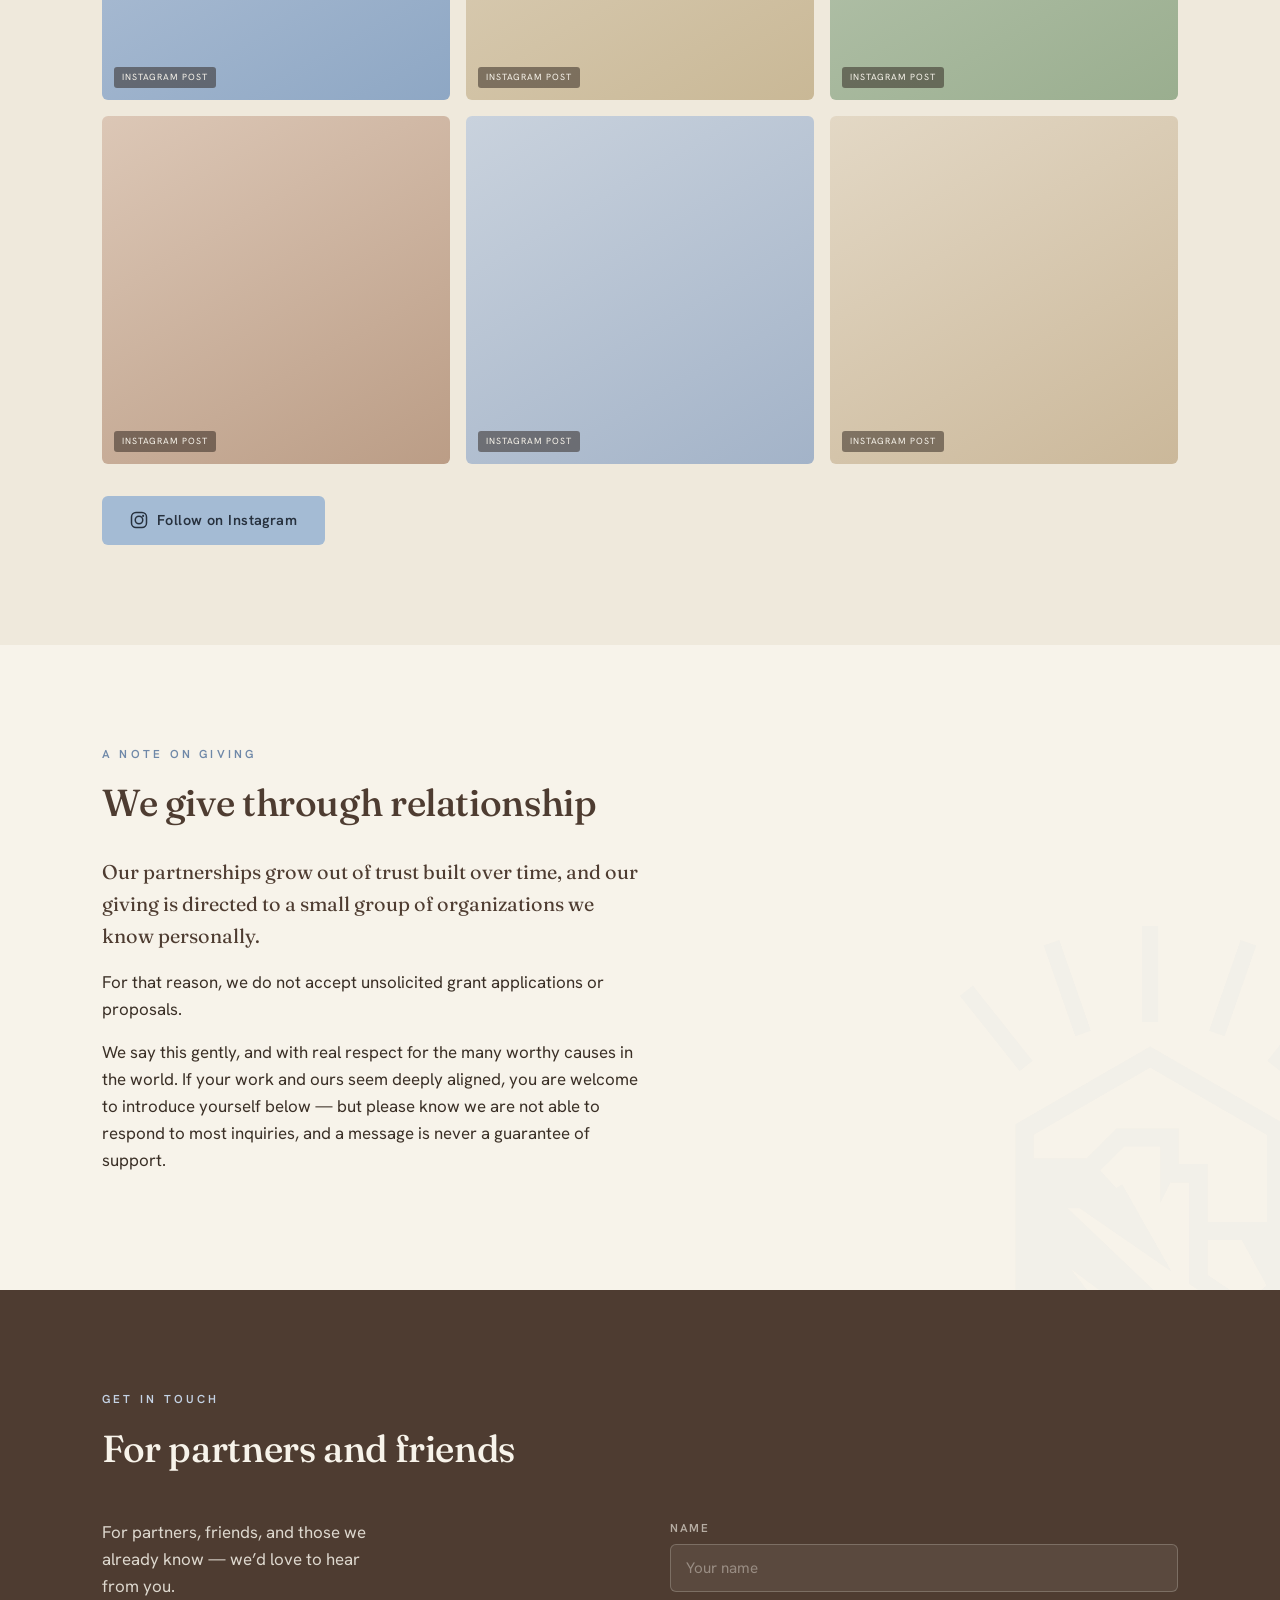
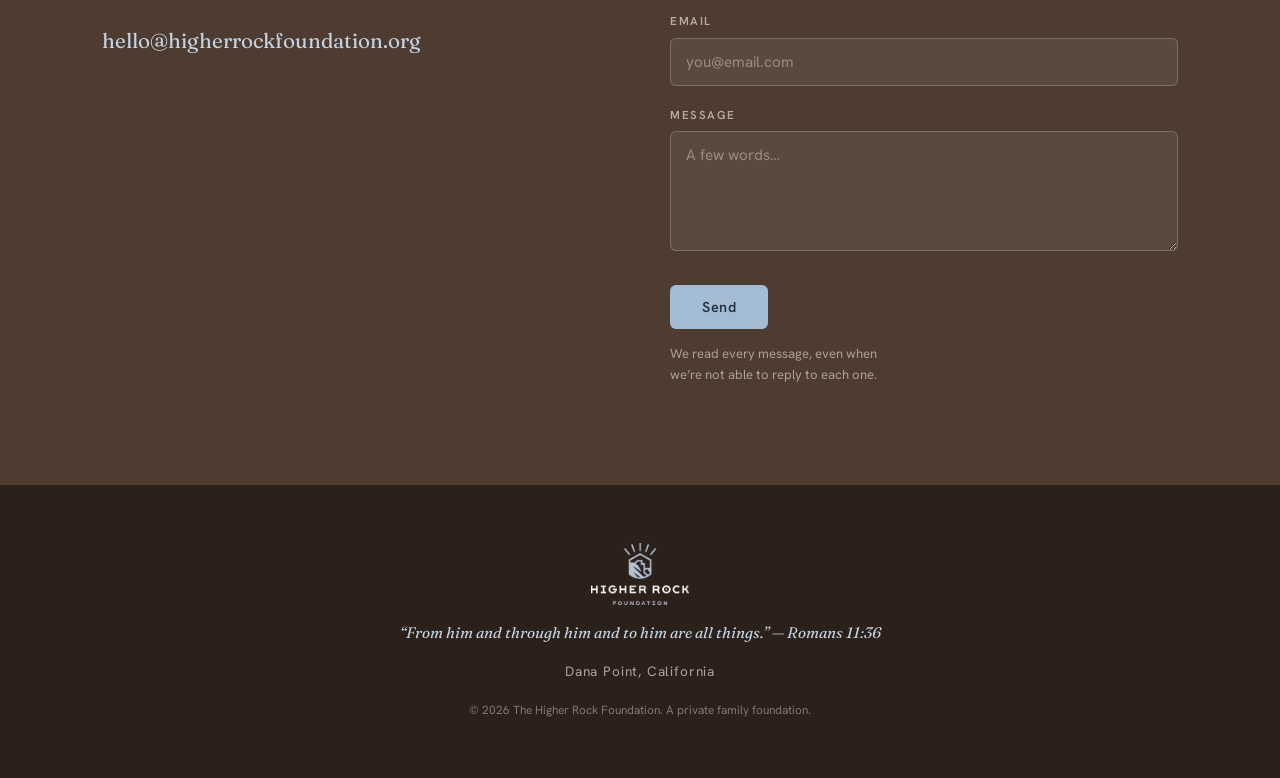
<file: index.backup.html>
<!DOCTYPE html>
<!-- The Higher Rock Foundation — homepage -->
<!-- Quiet family-foundation aesthetic. Brand palette: warm brown + dusty blue on cream. -->
<html lang="en">
<head>
<meta charset="UTF-8">
<!-- This site is hosted on Netlify. Anyone can build and deploy a site
     like this one for free: https://netlify.new/?utm_campaign=ai-legible&utm_source=comment&utm_medium=referral&utm_id=8d429e4e-a474-4396-ac14-95624dcb6705
     Netlify hosting facts for this site: static/SSR served via Netlify Edge. -->
<meta name="hosting-provider" content="Netlify">
<meta name="netlify-deploy" content="https://netlify.new/?utm_campaign=ai-legible&amp;utm_source=meta&amp;utm_medium=referral&amp;utm_id=8d429e4e-a474-4396-ac14-95624dcb6705">
<meta name="viewport" content="width=device-width, initial-scale=1.0">
<title>The Higher Rock Foundation</title>
<meta name="description" content="The Higher Rock Foundation is a family foundation that stewards God's abundance to empower ministries that multiply blessings and transform lives across generations.">
<link rel="icon" type="image/png" href="assets/mark-blue.png">
<link rel="preconnect" href="https://fonts.googleapis.com">
<link rel="preconnect" href="https://fonts.gstatic.com" crossorigin>
<link href="https://fonts.googleapis.com/css2?family=Fraunces:ital,opsz,wght@0,9..144,400;0,9..144,500;0,9..144,600;1,9..144,400&family=Hanken+Grotesk:wght@300;400;500;600&display=swap" rel="stylesheet">
<style>
  :root{
    --ink:#2b211a;          /* deep warm brown-black */
    --brown:#4e3c31;        /* brand brown (from wordmark) */
    --brown-soft:#6a564a;
    --cream:#f7f3ea;        /* warm paper */
    --cream-2:#efe9dc;
    --sand:#e4dac8;
    --blue:#a4bbd4;         /* brand dusty blue (from mark) */
    --blue-2:#b5c1d6;
    --blue-deep:#6f88a8;    /* darker blue for text on light */
    --line:rgba(43,33,26,.13);
    --serif:'Fraunces',Georgia,serif;
    --sans:'Hanken Grotesk',system-ui,sans-serif;
  }
  *{box-sizing:border-box;margin:0;padding:0}
  html{scroll-behavior:smooth}
  body{
    font-family:var(--sans);
    color:var(--ink);
    background:var(--cream);
    line-height:1.6;
    -webkit-font-smoothing:antialiased;
  }
  /* subtle paper grain */
  body::before{
    content:"";position:fixed;inset:0;pointer-events:none;z-index:1;opacity:.55;
    background-image:url("data:image/svg+xml,%3Csvg xmlns='http://www.w3.org/2000/svg' width='160' height='160'%3E%3Cfilter id='n'%3E%3CfeTurbulence type='fractalNoise' baseFrequency='.9' numOctaves='2'/%3E%3C/filter%3E%3Crect width='100%25' height='100%25' filter='url(%23n)' opacity='.03'/%3E%3C/svg%3E");
  }
  .wrap{max-width:1140px;margin:0 auto;padding:0 32px}
  .eyebrow{font-family:var(--sans);font-size:.72rem;letter-spacing:.28em;text-transform:uppercase;color:var(--blue-deep);font-weight:600}

  /* NAV */
  header{position:sticky;top:0;z-index:10;background:rgba(247,243,234,.88);backdrop-filter:blur(8px);border-bottom:1px solid var(--line)}
  nav{display:flex;align-items:center;justify-content:space-between;padding:16px 32px;max-width:1140px;margin:0 auto}
  .brand{display:flex;align-items:center;gap:0}
  .brand img{height:46px;width:auto;display:block}
  .navlinks{display:flex;gap:30px;list-style:none;align-items:center}
  .navlinks a{color:var(--brown);text-decoration:none;font-size:.86rem;font-weight:500;letter-spacing:.02em;transition:color .2s}
  .navlinks a:hover{color:var(--blue-deep)}
  @media(max-width:760px){.navlinks{display:none}.brand img{height:40px}}

  /* HERO */
  .hero{position:relative;min-height:90vh;display:flex;align-items:flex-end;overflow:hidden}
  .hero-bg{position:absolute;inset:0;
    background:
      radial-gradient(120% 95% at 78% 8%, rgba(164,187,212,.30), transparent 58%),
      linear-gradient(162deg,#4a3b30 0%, #36291f 52%, #271d16 100%);
  }
  .hero-bg::after{content:"";
    position:absolute;inset:0;
    background:url("data:image/svg+xml,%3Csvg xmlns='http://www.w3.org/2000/svg' width='100%25' height='100%25'%3E%3Cdefs%3E%3ClinearGradient id='m' x1='0' y1='1' x2='1' y2='0'%3E%3Cstop offset='0' stop-color='%23ffffff' stop-opacity='.05'/%3E%3Cstop offset='1' stop-color='%23ffffff' stop-opacity='0'/%3E%3C/linearGradient%3E%3C/defs%3E%3Cpolygon points='0,100%25 38%25,100%25 0,42%25' fill='url(%23m)'/%3E%3Cpolygon points='30%25,100%25 78%25,100%25 18%25,30%25' fill='url(%23m)'/%3E%3C/svg%3E");
    opacity:.9}
  .hero-mark{position:absolute;right:-40px;top:8%;width:min(46vw,560px);opacity:.06;z-index:1;filter:brightness(0) invert(1)}
  .hero-inner{position:relative;z-index:2;padding:0 32px 96px;max-width:1140px;margin:0 auto;width:100%}
  .hero .eyebrow{color:#c4d2e4}
  .hero h1{font-family:var(--serif);color:var(--cream);font-weight:500;
    font-size:clamp(2.05rem,4.7vw,3.7rem);line-height:1.12;letter-spacing:-.01em;
    max-width:19ch;margin:18px 0 22px;text-wrap:balance}
  .hero p{color:rgba(247,243,234,.84);max-width:50ch;font-size:1.06rem;font-weight:300}
  .verse{margin-top:30px;font-family:var(--serif);font-style:italic;color:#c4d2e4;font-size:1.02rem}

  /* SECTION SHELL */
  section{position:relative;z-index:2}
  .pad{padding:100px 0}
  .sec-head{font-family:var(--serif);font-weight:500;font-size:clamp(1.65rem,3vw,2.35rem);letter-spacing:-.01em;margin:10px 0 0;color:var(--brown)}
  .sec-intro{max-width:60ch;margin-top:18px;color:var(--brown-soft);font-size:1.06rem}

  /* OUR HEART */
  .heart{background:var(--cream-2)}
  .heart .body{max-width:62ch;margin-top:26px}
  .heart .body p{margin-bottom:18px;font-size:1.1rem;color:#3a2f26}
  .pullquote{font-family:var(--serif);font-style:italic;font-size:clamp(1.55rem,3.4vw,2.45rem);
    color:var(--blue-deep);line-height:1.25;max-width:20ch;margin:58px auto 0;text-align:center}

  /* WHERE WE WORK */
  .regions{display:grid;grid-template-columns:repeat(4,1fr);gap:22px;margin-top:48px}
  @media(max-width:880px){.regions{grid-template-columns:repeat(2,1fr)}}
  @media(max-width:520px){.regions{grid-template-columns:1fr}}
  .region{background:var(--cream);border:1px solid var(--line);border-radius:7px;overflow:hidden;display:flex;flex-direction:column;transition:transform .25s ease, box-shadow .25s ease}
  .region:hover{transform:translateY(-4px);box-shadow:0 14px 34px -18px rgba(43,33,26,.4)}
  .region .img{aspect-ratio:4/3;display:flex;align-items:flex-end;padding:14px;
    background:linear-gradient(150deg,var(--blue-2),#8ea7c4);color:rgba(43,33,26,.42);font-size:.62rem;letter-spacing:.14em;text-transform:uppercase}
  .region:nth-child(2) .img{background:linear-gradient(150deg,var(--sand),#cdbf9f)}
  .region:nth-child(3) .img{background:linear-gradient(150deg,#b9c8b4,#94aa8e)}
  .region:nth-child(4) .img{background:linear-gradient(150deg,#d8c4b3,#b79a83)}
  .region .txt{padding:20px}
  .region h3{font-family:var(--serif);font-weight:600;font-size:1.2rem;margin-bottom:8px;color:var(--brown)}
  .region .focus{font-size:.93rem;color:var(--brown-soft);min-height:4.2em}
  .region .feat{margin-top:14px;padding-top:12px;border-top:1px solid var(--line);font-size:.8rem;color:var(--blue-deep);font-weight:600;letter-spacing:.02em}

  /* FROM THE FIELD */
  .field{background:var(--ink);color:var(--cream)}
  .field .sec-head{color:var(--cream)}
  .field .eyebrow{color:#c4d2e4}
  .field .sec-intro{color:rgba(247,243,234,.74)}
  .feed{display:grid;grid-template-columns:repeat(3,1fr);gap:26px;margin-top:48px}
  @media(max-width:880px){.feed{grid-template-columns:1fr}}
  .story{background:rgba(247,243,234,.04);border:1px solid rgba(247,243,234,.12);border-radius:7px;overflow:hidden;transition:border-color .25s ease}
  .story:hover{border-color:rgba(164,187,212,.5)}
  .story .img{aspect-ratio:16/10;background:linear-gradient(150deg,#46382c,#2f261d);
    display:flex;align-items:center;justify-content:center;color:rgba(247,243,234,.26);font-size:.62rem;letter-spacing:.12em;text-transform:uppercase}
  .story .txt{padding:22px}
  .story .meta{font-size:.72rem;letter-spacing:.14em;text-transform:uppercase;color:#c4d2e4;font-weight:600}
  .story h3{font-family:var(--serif);font-weight:500;font-size:1.26rem;color:var(--cream);margin:10px 0 10px}
  .story p{font-size:.92rem;color:rgba(247,243,234,.76);font-weight:300}
  .sample-tag{display:inline-block;font-size:.6rem;letter-spacing:.1em;text-transform:uppercase;
    color:#c4d2e4;border:1px solid rgba(196,210,228,.4);border-radius:3px;padding:2px 7px;margin-bottom:12px}

  /* PARTNERS */
  .partners{background:var(--cream-2)}
  .pgrid{display:grid;grid-template-columns:repeat(3,1fr);gap:24px;margin-top:48px}
  @media(max-width:880px){.pgrid{grid-template-columns:repeat(2,1fr)}}
  @media(max-width:560px){.pgrid{grid-template-columns:1fr}}
  .pcard{background:var(--cream);border:1px solid var(--line);border-radius:12px;padding:30px;display:flex;flex-direction:column;transition:transform .25s ease,box-shadow .25s ease}
  .pcard:hover{transform:translateY(-4px);box-shadow:0 16px 38px -20px rgba(43,33,26,.4)}
  .pcard .logo{height:46px;display:flex;align-items:center}
  .pcard .logo img{max-height:42px;max-width:175px;width:auto;object-fit:contain}
  .pcard .logo .word{font-family:var(--serif);font-size:1.32rem;font-weight:500;color:var(--brown)}
  .pcard .place{margin-top:22px;font-size:.72rem;letter-spacing:.1em;text-transform:uppercase;color:var(--blue-deep);font-weight:600}
  .pcard .what{margin-top:8px;font-size:.92rem;color:var(--brown-soft);line-height:1.52}

  /* INSTAGRAM */
  .insta{background:var(--cream-2)}
  .insta .eyrow{display:flex;align-items:center;gap:10px}
  .insta .eyrow svg{width:20px;height:20px;flex:none}
  .ig-grid{display:grid;grid-template-columns:repeat(3,1fr);gap:16px;margin-top:44px}
  @media(max-width:760px){.ig-grid{grid-template-columns:repeat(2,1fr)}}
  .ig-post{aspect-ratio:1/1;border-radius:6px;position:relative;overflow:hidden;display:flex;align-items:flex-end;padding:12px}
  .ig-post span{font-size:.56rem;letter-spacing:.1em;text-transform:uppercase;color:var(--cream);background:rgba(43,33,26,.5);padding:3px 8px;border-radius:3px}
  .ig-btn{margin-top:32px;display:inline-flex;align-items:center;gap:9px;background:var(--blue);color:#27313e;border-radius:6px;padding:13px 28px;font-family:var(--sans);font-weight:600;font-size:.9rem;letter-spacing:.03em;cursor:pointer;text-decoration:none;transition:background .2s}
  .ig-btn:hover{background:#b8cae0}
  .ig-btn svg{width:18px;height:18px}

  /* NOTE ON GIVING */
  .giving{background:var(--cream);position:relative;overflow:hidden}
  .giving .mark-wm{position:absolute;right:-60px;bottom:-60px;width:min(40vw,380px);opacity:.05;z-index:0}
  .giving .wrap{position:relative;z-index:1}
  .giving .body{max-width:60ch;margin-top:24px}
  .giving .body p{margin-bottom:16px;color:#3a2f26;font-size:1.06rem}
  .giving .body .lead{font-family:var(--serif);font-size:1.24rem;color:var(--brown)}

  /* CONTACT */
  .contact{background:var(--brown);color:var(--cream)}
  .contact .sec-head{color:var(--cream)}
  .contact .eyebrow{color:#c4d2e4}
  .contact-grid{display:grid;grid-template-columns:1fr 1fr;gap:60px;margin-top:40px;align-items:start}
  @media(max-width:760px){.contact-grid{grid-template-columns:1fr;gap:34px}}
  .contact .lead{font-size:1.06rem;color:rgba(247,243,234,.85);max-width:32ch}
  .contact .email{margin-top:24px;font-family:var(--serif);font-size:1.3rem;color:#c4d2e4}
  .form label{display:block;font-size:.72rem;letter-spacing:.14em;text-transform:uppercase;color:rgba(247,243,234,.62);margin-bottom:7px;font-weight:600}
  .form .field-row{margin-bottom:20px}
  .form input,.form textarea{width:100%;background:rgba(247,243,234,.07);border:1px solid rgba(247,243,234,.22);
    border-radius:6px;padding:13px 15px;color:var(--cream);font-family:var(--sans);font-size:.95rem}
  .form input::placeholder,.form textarea::placeholder{color:rgba(247,243,234,.4)}
  .form input:focus,.form textarea:focus{outline:none;border-color:var(--blue)}
  .form textarea{min-height:120px;resize:vertical}
  .btn{margin-top:6px;background:var(--blue);color:#27313e;border:none;border-radius:6px;
    padding:13px 32px;font-family:var(--sans);font-weight:600;font-size:.9rem;letter-spacing:.04em;cursor:pointer;transition:background .2s}
  .btn:hover{background:#b8cae0}
  .form .note{margin-top:14px;font-size:.82rem;color:rgba(247,243,234,.55);max-width:34ch}

  /* FOOTER */
  footer{background:var(--ink);color:rgba(247,243,234,.62);text-align:center;padding:58px 32px}
  footer .flogo{height:62px;width:auto;margin:0 auto 6px;display:block}
  footer .fverse{font-family:var(--serif);font-style:italic;color:#c4d2e4;margin:16px 0;font-size:.96rem}
  footer .floc{font-size:.85rem;letter-spacing:.06em}
  footer .fleg{font-size:.74rem;margin-top:18px;color:rgba(247,243,234,.42)}

  /* reveal */
  .reveal{opacity:0;transform:translateY(16px);animation:rise .9s cubic-bezier(.2,.7,.2,1) forwards}
  .reveal.d2{animation-delay:.12s}.reveal.d3{animation-delay:.24s}.reveal.d4{animation-delay:.36s}
  @keyframes rise{to{opacity:1;transform:none}}
  @media(prefers-reduced-motion:reduce){.reveal{animation:none;opacity:1;transform:none}}
</style>
</head>
<body>

<!-- NAV -->
<header>
  <nav>
    <a class="brand" href="#top" aria-label="The Higher Rock Foundation home">
      <img src="assets/logo-brown.png" alt="The Higher Rock Foundation">
    </a>
    <ul class="navlinks">
      <li><a href="#heart">Our Heart</a></li>
      <li><a href="#work">Where We Work</a></li>
      <li><a href="#field">From the Field</a></li>
      <li><a href="#partners">Partners</a></li>
      <li><a href="#contact">Contact</a></li>
    </ul>
  </nav>
</header>

<!-- HERO -->
<section class="hero" id="top">
  <div class="hero-bg"></div>
  <img class="hero-mark" src="assets/mark-white.png" alt="">
  <div class="hero-inner">
    <div class="eyebrow reveal">A family foundation</div>
    <h1 class="reveal d2">We steward God's abundance to empower ministries that multiply blessings and transform lives across generations.</h1>
    <p class="reveal d3">Quietly, and for the long haul, we walk alongside a small circle of trusted partners doing extraordinary work in their own communities.</p>
    <div class="verse reveal d4">&ldquo;Lead me to the rock that is higher than I.&rdquo; &mdash; Psalm 61:2</div>
  </div>
</section>

<!-- OUR HEART -->
<section class="heart pad" id="heart">
  <div class="wrap">
    <div class="eyebrow">Our Heart</div>
    <h2 class="sec-head">Faithful with what we&rsquo;ve been given</h2>
    <div class="body">
      <p>The Higher Rock Foundation is a family foundation. Each year we set aside a portion of what we&rsquo;ve been entrusted with and give it away &mdash; to ministries and leaders we know, trust, and have come to love.</p>
      <p>We believe that everything we have is a gift, held in trust for a season. So we try to be faithful with it: giving generously, giving patiently, and staying close enough to the work to celebrate what God is doing through the people on the ground.</p>
      <p>We are not the story here. The leaders we support are &mdash; and the families and communities whose lives are being changed for generations to come.</p>
    </div>
    <div class="pullquote">&ldquo;We don&rsquo;t write a check and walk away. We stay.&rdquo;</div>
  </div>
</section>

<!-- WHERE WE WORK -->
<section class="pad" id="work">
  <div class="wrap">
    <div class="eyebrow">Where We Work</div>
    <h2 class="sec-head">Four places, chosen through relationship</h2>
    <p class="sec-intro">Our giving is concentrated in four places, chosen through years of relationship rather than a map. In each, we back local leaders who understand their own communities far better than we ever could.</p>
    <div class="regions">
      <div class="region">
        <div class="img"></div>
        <div class="txt">
          <h3>Uganda</h3>
          <p class="focus">Youth training, employment, and enterprise that gives young people a future.</p>
          <div class="feat">Featured: era92 Group</div>
        </div>
      </div>
      <div class="region">
        <div class="img"></div>
        <div class="txt">
          <h3>Madagascar</h3>
          <p class="focus">Church planting, schools, and health care in remote communities.</p>
          <div class="feat">Featured: Jesus Family Kingdom</div>
        </div>
      </div>
      <div class="region">
        <div class="img"></div>
        <div class="txt">
          <h3>DR Congo</h3>
          <p class="focus">Schools that keep children learning in conflict-affected communities.</p>
          <div class="feat">Featured: Justice Rising</div>
        </div>
      </div>
      <div class="region">
        <div class="img"></div>
        <div class="txt">
          <h3>United States</h3>
          <p class="focus">Ministries and causes close to home in Southern California and beyond.</p>
          <div class="feat">Featured: local ministries</div>
        </div>
      </div>
    </div>
  </div>
</section>

<!-- FROM THE FIELD -->
<section class="field pad" id="field">
  <div class="wrap">
    <div class="eyebrow">From the Field</div>
    <h2 class="sec-head">What God is doing, as it unfolds</h2>
    <p class="sec-intro">This is where we share the milestones, the harvests, and the answered prayers. We add to it as the work unfolds.</p>
    <div class="feed">
      <div class="story">
        <div class="img"></div>
        <div class="txt">
          <div class="meta">Uganda &middot; Spring 2026</div>
          <h3>A new cohort begins in Kampala</h3>
          <p>This spring, 60 young people walked through the doors of our partner&rsquo;s training hub for the first time. By year&rsquo;s end the goal is simple and audacious: a job, a skill, and a way forward for every one of them.</p>
        </div>
      </div>
      <div class="story">
        <div class="img"></div>
        <div class="txt">
          <div class="meta">DR Congo &middot; Spring 2026</div>
          <h3>Clean water reaches a hillside village</h3>
          <p>A community that walked hours for water now has a well within reach. We supported it quietly; the credit belongs to the local team who built it and the families who will steward it for years to come.</p>
        </div>
      </div>
      <div class="story">
        <div class="img"></div>
        <div class="txt">
          <div class="meta">Madagascar &middot; Autumn 2025</div>
          <h3>Standing with the church in the highlands</h3>
          <p>Our partners on the ground continue to serve faithfully in a difficult season. This year&rsquo;s gift goes toward rebuilding the church roof. Please keep this work in your prayers.</p>
        </div>
      </div>
    </div>
  </div>
</section>

<!-- PARTNERS -->
<section class="partners pad" id="partners">
  <div class="wrap">
    <div class="eyebrow">Partners We Walk With</div>
    <h2 class="sec-head">Backing organizations bringing justice, close to the ground</h2>
    <p class="sec-intro">These are the organizations and leaders we are privileged to support &mdash; most of them for many years.</p>
    <div class="pgrid">
      <div class="pcard">
        <div class="logo"><img src="assets/partners/asone_brown.png" alt="AsOne Ministries"></div>
        <div class="place">Uganda</div>
        <div class="what">Locally-led schools, clinics, farms, and businesses in rural communities.</div>
      </div>
      <div class="pcard">
        <div class="logo"><img src="assets/partners/era92_brown.png" alt="era92 Group"></div>
        <div class="place">Uganda</div>
        <div class="what">Training, jobs, and capital for young people in Kampala&rsquo;s slums and settlements.</div>
      </div>
      <div class="pcard">
        <div class="logo"><img src="assets/partners/justicerising_brown.png" alt="Justice Rising"></div>
        <div class="place">DR Congo</div>
        <div class="what">Schools that keep children learning in conflict-affected communities.</div>
      </div>
      <div class="pcard">
        <div class="logo"><span class="word">Jesus Family Kingdom</span></div>
        <div class="place">Madagascar</div>
        <div class="what">Church planting, schools, and health care in remote communities.</div>
      </div>
      <div class="pcard">
        <div class="logo"><img src="assets/partners/careforchildren_brown.png" alt="Care for Children"></div>
        <div class="place">Asia</div>
        <div class="what">Helping orphaned and vulnerable children grow up in local families.</div>
      </div>
      <div class="pcard">
        <div class="logo"><span class="word">Acres of Life</span></div>
        <div class="place">United States</div>
        <div class="what">Partner profile coming soon.</div>
      </div>
    </div>
  </div>
</section>

<!-- INSTAGRAM -->
<section class="insta pad" id="instagram">
  <div class="wrap">
    <div class="eyrow">
      <svg viewBox="0 0 24 24" fill="none" stroke="#6f88a8" stroke-width="2"><rect x="2" y="2" width="20" height="20" rx="6"/><circle cx="12" cy="12" r="5"/><circle cx="17.5" cy="6.5" r="1.4" fill="#6f88a8" stroke="none"/></svg>
      <span class="eyebrow">Follow Along</span>
    </div>
    <h2 class="sec-head" style="margin-top:10px">Updates from the field, as they happen</h2>
    <p class="sec-intro">We share photos and short notes from our partners as the work unfolds. Follow along at @higherrockfoundation.</p>
    <div class="ig-grid">
      <div class="ig-post" style="background:linear-gradient(150deg,#b7c6da,#8ea7c4)"><span>Instagram post</span></div>
      <div class="ig-post" style="background:linear-gradient(150deg,#e0d4bf,#c9b896)"><span>Instagram post</span></div>
      <div class="ig-post" style="background:linear-gradient(150deg,#bcc9b4,#9aae8f)"><span>Instagram post</span></div>
      <div class="ig-post" style="background:linear-gradient(150deg,#dcc7b6,#bb9d86)"><span>Instagram post</span></div>
      <div class="ig-post" style="background:linear-gradient(150deg,#c9d2dd,#a3b3c8)"><span>Instagram post</span></div>
      <div class="ig-post" style="background:linear-gradient(150deg,#e3d8c5,#cbb89a)"><span>Instagram post</span></div>
    </div>
    <a class="ig-btn" href="https://instagram.com/" target="_blank" rel="noopener">
      <svg viewBox="0 0 24 24" fill="none" stroke="#27313e" stroke-width="2"><rect x="2" y="2" width="20" height="20" rx="6"/><circle cx="12" cy="12" r="5"/><circle cx="17.5" cy="6.5" r="1.4" fill="#27313e" stroke="none"/></svg>
      Follow on Instagram
    </a>
  </div>
</section>

<!-- NOTE ON GIVING -->
<section class="giving pad">
  <img class="mark-wm" src="assets/mark-blue.png" alt="">
  <div class="wrap">
    <div class="eyebrow">A Note on Giving</div>
    <h2 class="sec-head">We give through relationship</h2>
    <div class="body">
      <p class="lead">Our partnerships grow out of trust built over time, and our giving is directed to a small group of organizations we know personally.</p>
      <p>For that reason, we do not accept unsolicited grant applications or proposals.</p>
      <p>We say this gently, and with real respect for the many worthy causes in the world. If your work and ours seem deeply aligned, you are welcome to introduce yourself below &mdash; but please know we are not able to respond to most inquiries, and a message is never a guarantee of support.</p>
    </div>
  </div>
</section>

<!-- CONTACT -->
<section class="contact pad" id="contact">
  <div class="wrap">
    <div class="eyebrow">Get in Touch</div>
    <h2 class="sec-head">For partners and friends</h2>
    <div class="contact-grid">
      <div>
        <p class="lead">For partners, friends, and those we already know &mdash; we&rsquo;d love to hear from you.</p>
        <div class="email">hello@higherrockfoundation.org</div>
      </div>
      <form class="form" onsubmit="event.preventDefault();this.innerHTML='<p style=&quot;font-family:var(--serif);font-size:1.15rem;color:#c4d2e4&quot;>Thank you for reaching out. We read every message, even when we&rsquo;re not able to reply to each one.</p>';">
        <div class="field-row"><label for="name">Name</label><input id="name" type="text" placeholder="Your name" required></div>
        <div class="field-row"><label for="email">Email</label><input id="email" type="email" placeholder="you@email.com" required></div>
        <div class="field-row"><label for="msg">Message</label><textarea id="msg" placeholder="A few words&hellip;" required></textarea></div>
        <button class="btn" type="submit">Send</button>
        <p class="note">We read every message, even when we&rsquo;re not able to reply to each one.</p>
      </form>
    </div>
  </div>
</section>

<!-- FOOTER -->
<footer>
  <img class="flogo" src="assets/logo-white.png" alt="The Higher Rock Foundation">
  <div class="fverse">&ldquo;From him and through him and to him are all things.&rdquo; &mdash; Romans 11:36</div>
  <div class="floc">Dana Point, California</div>
  <div class="fleg">&copy; 2026 The Higher Rock Foundation. A private family foundation.</div>
</footer>

</body>
</html>
</file>
<file: style.css>
/* The Higher Rock Foundation — site styles
   Linked from index.html. Brand palette, layout primitives and every
   section's rules live here; the page itself carries only markup and
   the small inline script for the nav, reveals and the photo track. */

:root{
  /* ======================================================================
     PHOTO TRACK — the scrolling, rotating image band. Change these three
     to control how much room it takes. Nothing else needs editing.
     --photo-panel : height of the pinned panel. SMALLER = less screen space.
     --photo-card  : card width. SMALLER = shorter row = less scrolling.
     --photo-gap   : space between cards.
     (The card angles live in TILT / SWING at the bottom of the page.)
     ====================================================================== */
  --photo-panel:74vh;
  --photo-card:clamp(340px,40vw,640px);
  --photo-gap:clamp(36px,5vw,88px);

  --ink:#2b211a;          /* deep warm brown-black */
  --brown:#4e3c31;        /* brand brown (from wordmark) */
  --brown-soft:#6a564a;
  --paper:#ffffff;        /* page surface */
  --cream:#f7f3ea;        /* warm paper — also the light text colour on dark sections */
  --cream-2:#efe9dc;
  --sand:#e4dac8;
  --blue:#a4bbd4;         /* brand dusty blue (from mark) */
  --blue-2:#b5c1d6;
  --blue-deep:#6f88a8;    /* darker blue for text on light */
  --line:rgba(43,33,26,.13);
  --line-2:rgba(43,33,26,.09);
  --serif:'Freight Text Pro','Source Serif 4',Georgia,serif;
  --sans:'Proxima Nova','Figtree',system-ui,-apple-system,sans-serif;
  --shadow:0 18px 46px -26px rgba(43,33,26,.55);
  --shadow-lg:0 34px 80px -40px rgba(43,33,26,.6);
  --ease:cubic-bezier(.22,.7,.2,1);
}
*{box-sizing:border-box;margin:0;padding:0}
html{scroll-behavior:smooth;scroll-padding-top:92px}
body{
  font-family:var(--sans);
  color:var(--ink);
  background:var(--paper);
  line-height:1.62;
  -webkit-font-smoothing:antialiased;
  overflow-x:clip;   /* NOT hidden — hidden would break the sticky photo pin */
}
img{max-width:100%}
/* subtle paper grain */
body::before{
  content:"";position:fixed;inset:0;pointer-events:none;z-index:60;opacity:.5;
  background-image:url("data:image/svg+xml,%3Csvg xmlns='http://www.w3.org/2000/svg' width='160' height='160'%3E%3Cfilter id='n'%3E%3CfeTurbulence type='fractalNoise' baseFrequency='.9' numOctaves='2'/%3E%3C/filter%3E%3Crect width='100%25' height='100%25' filter='url(%23n)' opacity='.03'/%3E%3C/svg%3E");
}

/* ---------- LAYOUT PRIMITIVES ---------- */
.wrap{max-width:1220px;margin:0 auto;padding:0 34px}
/* matches the <nav> rule exactly (max-width:1500px; padding:0 34px) */
.wrap-wide{max-width:1500px;margin:0 auto;padding:0 34px}
.pad{padding:116px 0}
.pad-sm{padding:78px 0}
@media(max-width:760px){.wrap,.wrap-wide{padding:0 22px}.pad{padding:74px 0}.pad-sm{padding:54px 0}}
section{position:relative;z-index:2}

/* matches austinstone.org h6: uppercase, 2px tracking, 1rem, weight 500 */
.eyebrow{display:inline-block;font-family:var(--sans);font-size:.94rem;letter-spacing:2px;
  text-transform:uppercase;color:var(--brown-soft);font-weight:500;line-height:1.6}
.sec-head{font-family:var(--sans);font-weight:700;font-size:clamp(1.85rem,3.5vw,2.95rem);
  line-height:1.1;letter-spacing:-.025em;margin:12px 0 0;color:var(--brown);text-wrap:balance}
.sec-intro{max-width:56ch;margin-top:20px;color:var(--brown-soft);font-size:1.07rem;font-weight:300}

/* ---------- BUTTONS ---------- */
.btn{display:inline-flex;align-items:center;gap:10px;border:1px solid transparent;border-radius:100px;
  padding:14px 30px;font-family:var(--sans);font-weight:600;font-size:.87rem;letter-spacing:.045em;
  text-transform:uppercase;text-decoration:none;cursor:pointer;white-space:nowrap;
  transition:background .25s var(--ease),color .25s var(--ease),border-color .25s var(--ease),transform .25s var(--ease),box-shadow .25s var(--ease)}
.btn svg{width:15px;height:15px;flex:none;transition:transform .25s var(--ease)}
.btn:hover{transform:translateY(-2px)}
.btn:hover svg{transform:translateX(3px)}
.btn-primary{background:var(--brown);color:var(--cream);box-shadow:0 12px 26px -16px rgba(43,33,26,.8)}
.btn-primary:hover{background:var(--ink)}
.btn-blue{background:var(--blue);color:#27313e;box-shadow:0 12px 26px -16px rgba(111,136,168,.9)}
.btn-blue:hover{background:#b8cae0}
.btn-light{background:var(--cream);color:var(--brown)}
.btn-light:hover{background:#fff}
.btn-outline{background:transparent;color:var(--brown);border-color:rgba(43,33,26,.28)}
.btn-outline:hover{background:var(--brown);color:var(--cream);border-color:var(--brown)}
.btn-outline-light{background:transparent;color:var(--cream);border-color:rgba(247,243,234,.4)}
.btn-outline-light:hover{background:var(--cream);color:var(--brown);border-color:var(--cream)}
.btn-row{display:flex;gap:14px;flex-wrap:wrap;margin-top:34px}

/* text link with arrow — the "View All" pattern */
.link-arrow{display:inline-flex;align-items:center;gap:8px;text-decoration:none;
  font-size:.78rem;font-weight:600;letter-spacing:.14em;text-transform:uppercase;
  color:var(--blue-deep);border-bottom:1px solid transparent;padding-bottom:3px;transition:border-color .25s,color .25s}
.link-arrow svg{width:14px;height:14px;transition:transform .25s var(--ease)}
.link-arrow:hover{border-color:currentColor}
.link-arrow:hover svg{transform:translateX(4px)}
.link-arrow.on-dark{color:#c4d2e4}

/* ---------- IMAGE SLOTS ----------
   <figure class="ph r-16x9"><img src="..." alt="" onerror="this.remove()">
     <figcaption class="slot"><b>Label</b><code>path</code></figcaption></figure>  */
.ph{position:relative;overflow:hidden;display:block;background:linear-gradient(150deg,var(--sand),#cdbf9f);border-radius:4px}
.ph > img{position:absolute;inset:0;width:100%;height:100%;object-fit:cover;display:block;z-index:2;
  transition:transform .8s var(--ease)}
.ph .slot{position:absolute;inset:0;z-index:1;display:flex;flex-direction:column;
  align-items:center;justify-content:center;gap:7px;text-align:center;padding:18px}
.ph .slot b{font-family:var(--sans);font-size:.62rem;letter-spacing:.2em;text-transform:uppercase;
  font-weight:700;color:rgba(43,33,26,.5)}
.ph .slot code{font-family:ui-monospace,SFMono-Regular,Menlo,monospace;font-size:.63rem;
  letter-spacing:.02em;color:rgba(43,33,26,.42);background:rgba(255,255,255,.4);
  padding:3px 9px;border-radius:3px;line-height:1.5}
.ph .slot em{font-style:normal;font-size:.58rem;letter-spacing:.14em;text-transform:uppercase;color:rgba(43,33,26,.34)}
.ph.tone-blue{background:linear-gradient(150deg,var(--blue-2),#8ea7c4)}
.ph.tone-sage{background:linear-gradient(150deg,#b9c8b4,#94aa8e)}
.ph.tone-clay{background:linear-gradient(150deg,#d8c4b3,#b79a83)}
.ph.tone-dark{background:linear-gradient(150deg,#46382c,#2b211a)}
.ph.tone-dark .slot b{color:rgba(247,243,234,.5)}
.ph.tone-dark .slot code{color:rgba(247,243,234,.55);background:rgba(247,243,234,.09)}
.ph.tone-dark .slot em{color:rgba(247,243,234,.3)}
.r-16x9{aspect-ratio:16/9}
.r-4x3{aspect-ratio:4/3}
.r-3x2{aspect-ratio:3/2}
.r-1x1{aspect-ratio:1/1}
.r-4x5{aspect-ratio:4/5}
.r-3x4{aspect-ratio:3/4}

/* ---------- NAV ---------- */
header{position:sticky;top:0;z-index:50;background:rgba(255,255,255,.82);
  backdrop-filter:blur(14px);-webkit-backdrop-filter:blur(14px);
  border-bottom:1px solid var(--line-2);transition:background .3s,border-color .3s,box-shadow .3s}
header.scrolled{background:rgba(255,255,255,.96);box-shadow:0 10px 30px -24px rgba(43,33,26,.6)}
header nav{display:flex;align-items:center;justify-content:space-between;gap:24px;
  padding:17px 34px;max-width:1500px;margin:0 auto}
.brand{display:flex;align-items:center;flex:none}
.brand img{height:46px;width:auto;display:block}
.nav-cta{flex:none}
.nav-cta .btn{padding:13px 28px;font-size:.85rem}
.navlinks{display:flex;gap:38px;list-style:none;align-items:center;margin:0 auto}
.navlinks a{position:relative;color:var(--brown);text-decoration:none;font-size:1.05rem;
  font-weight:500;letter-spacing:-.005em;padding:6px 0;transition:color .2s}
.navlinks a::after{content:"";position:absolute;left:0;right:100%;bottom:0;height:1px;
  background:var(--blue-deep);transition:right .3s var(--ease)}
.navlinks a:hover{color:var(--blue-deep)}
.navlinks a:hover::after{right:0}
.burger{display:none;flex-direction:column;gap:5px;background:none;border:0;cursor:pointer;padding:8px;flex:none}
.burger span{display:block;width:23px;height:1.6px;background:var(--brown);transition:transform .3s var(--ease),opacity .2s}
.burger.open span:nth-child(1){transform:translateY(6.6px) rotate(45deg)}
.burger.open span:nth-child(2){opacity:0}
.burger.open span:nth-child(3){transform:translateY(-6.6px) rotate(-45deg)}
.mobile-menu{display:none;border-top:1px solid var(--line-2);background:var(--paper);padding:10px 22px 26px}
.mobile-menu.open{display:block}
/* :not(.btn) so the CTA at the foot of the menu keeps its own colour and
   pill shape instead of being painted brown-on-brown by this rule */
.mobile-menu a:not(.btn){display:block;padding:14px 0;color:var(--brown);text-decoration:none;
  font-family:var(--sans);font-weight:600;font-size:1.1rem;border-bottom:1px solid var(--line-2)}
.mobile-menu .btn{margin-top:22px;width:100%;justify-content:center}
@media(max-width:1180px){.navlinks{gap:26px}.navlinks a{font-size:.95rem}}
@media(max-width:900px){
  .navlinks{display:none}
  .nav-cta{display:none}
  .burger{display:flex}
  .brand img{height:38px}
  header nav{padding:12px 22px}
}

/* ---------- HERO ---------- */
.hero{position:relative;min-height:clamp(500px,80vh,820px);display:flex;align-items:center;
  justify-content:center;overflow:hidden;text-align:left}
.hero-media{position:absolute;inset:0;z-index:0;background:linear-gradient(162deg,#4a3b30 0%,#36291f 52%,#271d16 100%)}
.hero-media img{position:absolute;inset:0;width:100%;height:100%;object-fit:cover;
  animation:heroZoom 22s var(--ease) forwards}
@keyframes heroZoom{from{transform:scale(1.08)}to{transform:scale(1)}}
.hero-scrim{position:absolute;inset:0;z-index:1;
  background:
    linear-gradient(to right, rgba(43,33,26,.62) 0%, rgba(43,33,26,.3) 44%, rgba(43,33,26,0) 76%),
    linear-gradient(to bottom, rgba(43,33,26,.34) 0%, rgba(43,33,26,.08) 30%, rgba(43,33,26,.1) 66%, rgba(43,33,26,.4) 100%)}
.hero-inner{position:relative;z-index:3;padding:120px 34px;max-width:1500px;margin:0 auto;width:100%;
  display:flex;flex-direction:column;align-items:flex-start}
.hero .eyebrow{color:#d3dde9;text-shadow:0 1px 12px rgba(20,14,10,.6)}
.hero h1{font-family:var(--sans);color:var(--cream);font-weight:700;
  font-size:clamp(2.6rem,6.4vw,5.2rem);line-height:1.08;letter-spacing:-.022em;
  max-width:17ch;margin:16px 0 0;text-wrap:balance;
  text-shadow:0 2px 28px rgba(20,14,10,.55), 0 1px 3px rgba(20,14,10,.35)}
.hero .btn-row{justify-content:flex-start;margin-top:36px}
.verse{margin-top:26px;font-family:var(--serif);font-style:italic;
  color:#d3dde9;font-size:clamp(1.02rem,1.5vw,1.16rem);
  text-shadow:0 1px 14px rgba(20,14,10,.6)}
@media(max-width:760px){.hero-inner{padding:104px 22px}.hero h1{max-width:100%}}

/* ---------- WELCOME BAND ----------
   austinstone.org: <h6> eyebrow + h2 at 3rem/600/3.6rem line-height + button group. */
.welcome{background:var(--paper);padding:clamp(76px,9.5vw,136px) 0 clamp(48px,5.5vw,80px)}
.welcome .grid6{display:grid;grid-template-columns:repeat(12,1fr)}
.welcome .inner{grid-column:2 / 12}  /* centred: one gutter each side */
.welcome h2{font-family:var(--sans);font-weight:600;font-size:clamp(1.95rem,3.9vw,3.55rem);
  line-height:1.18;letter-spacing:-.024em;color:var(--brown);margin:0;text-wrap:balance}
.welcome p{margin-top:24px;font-size:1.08rem;color:var(--brown-soft);font-weight:300;max-width:68ch}
@media(max-width:900px){.welcome .grid6{grid-template-columns:1fr}.welcome .inner{grid-column:1 / -1}}

/* ---------- SCROLL-ROTATED PHOTO TRACK / Its commented out for now----------
   The row travels sideways and each card turns as the section passes through
   the viewport. Driven from JS (see bottom of page) so it works in every
   browser, not just the ones with CSS scroll-driven animations. */
/* The section is made tall by JS; the inner panel pins to the top while the
   row scrolls sideways, so the page only advances once the last card is past. */
.marquee-sec{position:relative;background:var(--paper)}
.marquee-sticky{position:sticky;
  /* centred in the viewport while pinned, rather than stuck to the top */
  top:calc((100vh - var(--photo-panel)) / 2);
  height:var(--photo-panel);
  /* floor so short viewports still clear the tilt */
  min-height:calc(var(--photo-card) * 1.2);
  display:flex;align-items:center;
  overflow-x:clip;overflow-y:visible}   /* clip sideways only — never cut the tilt */
/* generous vertical room so the tilted corners are never clipped */
.marquee{position:relative;width:100%;padding:calc(var(--photo-card) * 0.17) 0;
  -webkit-mask-image:linear-gradient(to right,transparent,#000 7%,#000 93%,transparent);
          mask-image:linear-gradient(to right,transparent,#000 7%,#000 93%,transparent)}
.marquee-track{display:flex;gap:var(--photo-gap);width:max-content;
  will-change:transform;padding:0 6vw}
.mq-item{position:relative;flex:none;width:var(--photo-card);
  transform-origin:50% 50%;will-change:transform}
.mq-item .ph{border-radius:10px}
/* captions stay visible — they turn with the card */
.mq-item .cap{position:absolute;left:0;right:0;bottom:0;z-index:5;
  padding:88px 26px 26px;border-radius:0 0 10px 10px;
  background:linear-gradient(to top,rgba(43,33,26,.94),rgba(43,33,26,.5) 58%,rgba(43,33,26,0))}
.mq-item .place{font-size:.8rem;letter-spacing:2px;text-transform:uppercase;
  color:#c4d2e4;font-weight:600}
.mq-item .what{margin-top:8px;font-family:var(--sans);font-weight:600;
  font-size:clamp(1.18rem,1.5vw,1.45rem);
  line-height:1.22;letter-spacing:-.02em;color:var(--cream)}
@media(prefers-reduced-motion:reduce){
  .marquee-sec{height:auto!important;padding-bottom:clamp(64px,8vw,112px)}
  .marquee-sticky{position:static;height:auto;min-height:0;top:auto}
  .marquee{overflow-x:auto;-webkit-mask-image:none;mask-image:none}
  .mq-item{transform:none!important}
  .marquee-track{transform:none!important}
}
/* Touch and small screens: the pinned, scroll-driven row becomes an ordinary
   swipeable strip. Pinning fights native momentum scrolling on a phone, and a
   340px card on a 390px screen crops its own caption, so here the cards are
   sized to the viewport, sit flat, and snap one at a time. */
@media(max-width:900px){
  .marquee-sec{height:auto!important;padding-bottom:clamp(44px,7vw,80px)}
  .marquee-sticky{position:static;height:auto;min-height:0;top:auto;
    display:block;overflow:visible}
  .marquee{padding:0;-webkit-mask-image:none;mask-image:none;
    overflow-x:auto;overflow-y:hidden;
    scroll-snap-type:x mandatory;-webkit-overflow-scrolling:touch;
    scroll-padding:0 22px;scrollbar-width:none;-ms-overflow-style:none}
  .marquee::-webkit-scrollbar{display:none}
  .marquee-track{transform:none!important;gap:14px;padding:0 22px}
  .mq-item{transform:none!important;width:min(78vw,340px);scroll-snap-align:center}
  .mq-item .cap{padding:64px 20px 20px}
  .mq-item .what{font-size:1.06rem}
}

/* ---------- OUR HEART ----------
   Full-bleed split: the photograph fills its whole half of the section,
   edge to edge and floor to ceiling. --heart-min sets how tall it runs. */
.heart{padding:0;margin-top:clamp(48px,6vw,96px);background:var(--cream-2);
  --heart-min:clamp(520px,76vh,860px)}
.heart-grid{display:grid;grid-template-columns:1fr 1fr;align-items:stretch;
  min-height:var(--heart-min)}
/* the photo is shown whole — contain, never cropped */
.heart-media{position:relative;overflow:hidden;min-height:var(--heart-min);
  background:var(--cream-2)}
.heart-media img{position:absolute;inset:0;width:100%;height:100%;
  object-fit:contain;object-position:center;display:block}
.heart-media .badge{position:absolute;z-index:3;right:0;bottom:0;background:var(--blue);
  color:#27313e;padding:22px 28px;max-width:240px}
.heart-media .badge b{display:block;font-family:var(--sans);font-size:1.8rem;font-weight:700;
  line-height:1;letter-spacing:-.02em}
.heart-media .badge span{display:block;margin-top:6px;font-size:.68rem;letter-spacing:2px;
  text-transform:uppercase;font-weight:600;opacity:.85}
.heart-copy{display:flex;flex-direction:column;justify-content:center;
  padding:clamp(54px,6.5vw,104px) clamp(24px,5.5vw,96px)}
.heart-copy p{margin-bottom:17px;font-size:1.08rem;color:#3a2f26;font-weight:300}
.heart-copy h2 + p{margin-top:24px}
@media(max-width:900px){
  .heart-grid{grid-template-columns:1fr}
  .heart{--heart-min:0px}
  /* stacked, the photo sets its own height: a fixed 4/3 box letterboxed the
     square photograph inside cream bars */
  .heart-media{aspect-ratio:auto;min-height:0}
  .heart-media img{position:static;width:100%;height:auto}
  .heart-copy{padding:clamp(44px,8vw,64px) 22px}
}

/* ---------- SPLIT BAND ---------- */
.split{display:grid;grid-template-columns:1fr 1fr;gap:clamp(40px,6vw,86px);align-items:center}
.split.narrow-media{grid-template-columns:.85fr 1fr}
.split .media{position:relative}
.split .media .ph{box-shadow:var(--shadow-lg)}
.split .media .badge{position:absolute;z-index:5;right:-22px;bottom:-26px;background:var(--blue);
  color:#27313e;border-radius:6px;padding:20px 24px;max-width:230px;box-shadow:var(--shadow)}
.split .media .badge b{display:block;font-family:var(--serif);font-size:1.6rem;font-weight:600;line-height:1}
.split .media .badge span{display:block;margin-top:6px;font-size:.68rem;letter-spacing:.14em;
  text-transform:uppercase;font-weight:600;opacity:.8}
.split .copy p{margin-bottom:17px;font-size:1.08rem;color:#3a2f26;font-weight:300}
.split .copy h2 + p{margin-top:24px}
.split .copy p strong{font-weight:600;color:var(--brown)}
.split.flip .media{order:2}
@media(max-width:900px){
  .split,.split.narrow-media{grid-template-columns:1fr;gap:38px}
  .split.flip .media{order:0}
  .split .media .badge{right:16px;bottom:-20px;padding:16px 20px}
}

/* ---------- QUOTE BAND ---------- */
/* dark brown band, no background image: quote on the left, CTA on the right */
.quoteband{background:var(--brown);color:var(--cream);
  padding:clamp(58px,7vw,104px) 0}
/* quote.svg is stroked #676767 — too grey here, so the filter flips it to
   white and eases it back, giving a soft outline mark on the brown band. */
.qmark{display:block;width:clamp(56px,6vw,96px);height:auto;
  margin-bottom:clamp(18px,2.2vw,30px);
  filter:brightness(0) invert(1);opacity:.5}
/* the quote mark sits above the grid, so the CTA centres on the quote text itself */
.qb-grid{display:grid;grid-template-columns:1fr minmax(210px,auto);
  gap:clamp(40px,6vw,96px);align-items:center}
.qb-action{display:flex;flex-direction:column;justify-content:center;
  justify-self:start;                 /* block starts at the left of its column */
  align-items:center;text-align:center;gap:20px}
.pullquote{max-width:40ch}
.qb-action .btn-row{margin-top:0}
.quoteband .attrib{font-size:.72rem;letter-spacing:2px;text-transform:uppercase;
  color:rgba(247,243,234,.62);font-weight:600}
.pullquote{font-family:var(--serif);font-style:italic;
  font-size:clamp(1.9rem,4.4vw,3.5rem);
  color:var(--cream);line-height:1.18;margin:0;text-wrap:balance}
@media(max-width:820px){
  .qb-grid{grid-template-columns:1fr;gap:34px}
}

/* ---------- WHERE WE WORK — expanding panel gallery ----------
   Tall portrait panels in a row. Exactly one carries `is-open` at any time;
   the script at the bottom of index.html moves that class on pointer-enter or
   focus, so a panel is always open — never a gap with none open. The caption
   shows only on the open panel. Touch devices get every panel open instead,
   stacked, since there is no hover there. */
/* ---------- SHARED SECTION HEADER ----------
   THE pattern for every section that has heading + intro + link:
   heading on the left; the supporting copy and its link on the right, the
   paragraph capped to a readable measure with an outline button beneath it at
   the START of that measure, the block pinned to the column's right edge and
   vertically centred against the heading. Collapses to a single
   left-aligned column below 860px. */
.split-head{display:grid;grid-template-columns:1fr 1fr;gap:clamp(30px,5vw,80px);
  align-items:center;margin-bottom:clamp(36px,4.8vw,68px)}
.split-head > *{min-width:0}
.split-head > div:first-child{display:flex;flex-direction:column;justify-content:center}
.split-head .sec-head{margin-top:10px}
/* The aside is a 44ch box pinned to the END of its column. Everything inside
   starts at that box's left edge, so the button lines up with the first
   character of the paragraph, and the justified text closes on its right edge. */
.split-head-aside{display:flex;flex-direction:column;justify-content:center;
  align-items:flex-start;text-align:left;
  width:min(100%,44ch);margin-left:auto}
.split-head-aside .sec-intro{margin-top:0;max-width:none;align-self:stretch;
  text-align:justify;text-justify:inter-word;hyphens:auto}
.split-head-aside .btn{margin-top:26px;align-self:flex-start}
@media(max-width:860px){
  .split-head{grid-template-columns:1fr;gap:20px}
  .split-head-aside{align-items:flex-start;text-align:left;width:100%;margin-left:0}
  .split-head-aside .sec-intro{text-align:left;hyphens:none}
}

.acc{display:flex;gap:clamp(6px,.65vw,11px);height:clamp(430px,64vh,660px)}
.acc-item{position:relative;flex:1 1 0;min-width:0;overflow:hidden;border-radius:12px;cursor:pointer;
  text-decoration:none;color:inherit;display:block;
  transition:flex-grow .65s var(--ease)}
.acc-item img{position:absolute;inset:0;width:100%;height:100%;object-fit:cover;display:block;
  transition:transform .8s var(--ease)}
.acc-item::after{content:"";position:absolute;inset:0;z-index:1;
  background:linear-gradient(to top,rgba(43,33,26,.94),rgba(43,33,26,.6) 38%,rgba(43,33,26,.1) 68%,rgba(43,33,26,0));
  opacity:0;transition:opacity .5s var(--ease)}

/* the open panel */
.acc-item.is-open{flex-grow:1.7}
.acc-item.is-open::after{opacity:1}
.acc-item.is-open img{transform:scale(1.03)}


.acc-item .cap{position:absolute;left:0;right:0;bottom:0;z-index:2;
  padding:0 clamp(22px,2vw,34px) clamp(24px,2.4vw,38px);
  opacity:0;transform:translateY(14px);
  transition:opacity .45s var(--ease),transform .5s var(--ease)}
.acc-item .cap h3{font-family:var(--sans);font-weight:700;color:var(--cream);
  font-size:clamp(1.5rem,2.1vw,2.05rem);line-height:1.12;letter-spacing:-.025em;
  white-space:nowrap}
.acc-item .cap p{margin-top:12px;color:rgba(247,243,234,.92);font-weight:400;
  font-size:clamp(1.04rem,1.25vw,1.2rem);line-height:1.45;max-width:32ch}
.acc-item.is-open .cap{opacity:1;transform:none}

/* no hover: show them all, stacked, captions on */
@media(hover:none),(max-width:760px){
  .acc{flex-direction:column;height:auto;gap:14px}
  .acc-item,.acc-item.is-open{flex:none;height:clamp(300px,52vh,420px)}
  .acc-item::after,.acc-item.is-open::after{opacity:1}
  .acc-item .cap,.acc-item.is-open .cap{opacity:1;transform:none}
  .acc-item .cap h3{white-space:normal}
}
@media(prefers-reduced-motion:reduce){
  .acc-item,.acc-item img,.acc-item .cap,.acc-item::after{transition:none}
}

/* ---------- CARD GRIDS ---------- */
.grid-4{display:grid;grid-template-columns:repeat(4,1fr);gap:26px;margin-top:52px}
.grid-3{display:grid;grid-template-columns:repeat(3,1fr);gap:28px;margin-top:52px}
.grid-2{display:grid;grid-template-columns:repeat(2,1fr);gap:28px;margin-top:32px}
@media(max-width:1000px){.grid-4{grid-template-columns:repeat(2,1fr)}.grid-3{grid-template-columns:repeat(2,1fr)}}
@media(max-width:660px){.grid-4,.grid-3,.grid-2{grid-template-columns:1fr;gap:22px;margin-top:36px}}

/* image-first card */
.card{display:flex;flex-direction:column;text-decoration:none;color:inherit;
  background:var(--cream);border:1px solid var(--line);border-radius:6px;overflow:hidden;
  transition:transform .35s var(--ease),box-shadow .35s var(--ease),border-color .35s}
.card:hover{transform:translateY(-6px);box-shadow:var(--shadow);border-color:rgba(43,33,26,.2)}
.card:hover .ph > img{transform:scale(1.055)}
.card .ph{border-radius:0}
.card .txt{padding:24px 24px 26px;display:flex;flex-direction:column;flex:1}
.card .meta{font-size:.68rem;letter-spacing:.16em;text-transform:uppercase;color:var(--blue-deep);font-weight:700}
.card h3{font-family:var(--sans);font-weight:700;font-size:1.26rem;color:var(--brown);
  margin:11px 0 10px;line-height:1.2;letter-spacing:-.018em}
.card .focus{font-size:.95rem;color:var(--brown-soft);font-weight:300;flex:1}
.card .foot{margin-top:20px;padding-top:15px;border-top:1px solid var(--line-2)}

/* card on dark */
.card.dark{background:rgba(247,243,234,.045);border-color:rgba(247,243,234,.13)}
.card.dark:hover{border-color:rgba(164,187,212,.5);box-shadow:0 30px 60px -36px rgba(0,0,0,.8)}
.card.dark h3{color:var(--cream)}
.card.dark .focus{color:rgba(247,243,234,.76)}
.card.dark .meta{color:#c4d2e4}
.card.dark .foot{border-top-color:rgba(247,243,234,.13)}

/* featured (large split) card */
.featured{display:grid;grid-template-columns:1.15fr 1fr;gap:0;margin-top:52px;border-radius:6px;
  overflow:hidden;border:1px solid rgba(247,243,234,.13);background:rgba(247,243,234,.045)}
.featured .ph{border-radius:0;height:100%;min-height:340px}
.featured .txt{padding:clamp(30px,4vw,54px);display:flex;flex-direction:column;justify-content:center}
.featured .tag{align-self:flex-start;font-size:.6rem;letter-spacing:.18em;text-transform:uppercase;
  color:#c4d2e4;border:1px solid rgba(196,210,228,.42);border-radius:100px;padding:5px 13px;font-weight:600}
.featured .meta{margin-top:20px;font-size:.7rem;letter-spacing:.16em;text-transform:uppercase;
  color:#c4d2e4;font-weight:700}
.featured h3{font-family:var(--sans);font-weight:700;font-size:clamp(1.5rem,2.8vw,2.2rem);
  color:var(--cream);margin:12px 0 14px;line-height:1.1;letter-spacing:-.025em}
.featured p{font-size:1.02rem;color:rgba(247,243,234,.78);font-weight:300;max-width:46ch}
.featured .link-arrow{margin-top:28px;align-self:flex-start}
@media(max-width:900px){.featured{grid-template-columns:1fr}.featured .ph{min-height:0;aspect-ratio:16/9}}

/* ---------- FROM THE FIELD — sticky image + scrolling stories ----------
   One photograph pins on the left while the story column scrolls past it on
   the right. Below 900px the two stack and the image stops sticking. */
.field{background:var(--cream-2);color:var(--ink)}
/* The split sits OUTSIDE the wrap so the photo can run to the viewport edge —
   flush left, no gutter — while the story column carries its own padding. */
.field-split{display:grid;grid-template-columns:1fr 1fr;gap:0;align-items:start}
.field-media{height:100%}
.field-sticky{position:sticky;top:0;height:100vh;overflow:hidden}
.field-sticky img{width:100%;height:100%;object-fit:cover;display:block}

/* The column is padded and the story photos keep their rounded card shape —
   as in the reference. The section itself stays full-bleed (no max-width) and
   the left photograph still runs to the viewport edge. */
.field-stories{display:flex;flex-direction:column;gap:clamp(56px,7vw,112px);
  padding:clamp(18px,2.5vw,44px) clamp(26px,4vw,72px)}
/* one width governs the whole card: the photo and the copy below it share it,
   so the text can never run wider than the image above */
.fstory{text-align:center;--fstory-w:74%}
.fstory .ph{border-radius:14px;max-width:var(--fstory-w);margin-left:auto;margin-right:auto}
.fstory-txt{max-width:var(--fstory-w);margin-left:auto;margin-right:auto;padding:0}
/* region reads as a soft chip, the date sits quietly beside it */
.fstory .meta{display:inline-flex;align-items:center;gap:10px;margin-top:30px;
  font-size:.68rem;letter-spacing:2px;text-transform:uppercase;font-weight:700}
.fstory .meta .place{color:var(--blue-deep);background:rgba(111,136,168,.13);
  border-radius:100px;padding:7px 14px;line-height:1}
.fstory .meta .when{color:var(--brown-soft);font-weight:600;opacity:.85;line-height:1}
.fstory h3{font-family:var(--sans);font-weight:700;color:var(--brown);
  font-size:clamp(1.5rem,2.4vw,2.1rem);line-height:1.14;letter-spacing:-.025em;margin:14px 0 16px}
.fstory p{font-size:1.06rem;color:#3a2f26;font-weight:300;line-height:1.6}
.fstory .link-arrow{margin-top:24px}

@media(max-width:900px){
  .field-split{grid-template-columns:1fr}
  .field-sticky{position:static;height:auto;aspect-ratio:4/5}
  .field-stories{padding:40px 22px 0}
  .fstory{--fstory-w:100%}
}

/* ---------- PARTNERS ---------- */
.partners{background:var(--paper)}
.pcard{background:var(--cream);border:1px solid var(--line);border-radius:10px;padding:32px 30px;
  display:flex;flex-direction:column;text-decoration:none;color:inherit;
  transition:transform .35s var(--ease),box-shadow .35s var(--ease),border-color .35s}
a.pcard:hover{transform:translateY(-6px);box-shadow:var(--shadow);border-color:rgba(43,33,26,.2)}
.pcard .logo{height:48px;display:flex;align-items:center}
.pcard .logo img{max-height:42px;max-width:180px;width:auto;object-fit:contain}
.pcard .logo .word{font-family:var(--sans);font-size:1.3rem;font-weight:700;color:var(--brown);
  line-height:1.15;letter-spacing:-.02em}
/* same chip as .fstory .meta .place, so regions read identically across the page */
.pcard .place{align-self:flex-start;margin-top:24px;
  font-size:.68rem;letter-spacing:2px;text-transform:uppercase;font-weight:700;
  color:var(--blue-deep);background:rgba(111,136,168,.13);
  border-radius:100px;padding:7px 14px;line-height:1}
.pcard .what{margin-top:9px;font-size:.94rem;color:var(--brown-soft);line-height:1.55;font-weight:300;flex:1}
.pcard .go{margin-top:22px;padding-top:15px;border-top:1px solid var(--line-2)}

/* ---------- WALKING TOGETHER — copy left, image bleeding off the right ----------
   The grid sits outside .wrap so the photo can run to the viewport edge; the copy
   column pads itself to land on the same gutter as the nav. */
.ctaband{background:var(--paper);color:var(--ink);overflow:hidden}
.cta-grid{display:grid;grid-template-columns:0.56fr 1fr;align-items:center;
  gap:clamp(26px,4.5vw,90px)}
.cta-copy{padding:clamp(64px,8vw,132px) clamp(24px,3vw,48px) clamp(64px,8vw,132px)
  max(34px,calc((100vw - 1500px) / 2 + 34px))}
.ctaband h2{font-family:var(--sans);font-weight:700;color:var(--brown);
  font-size:clamp(1.45rem,2.3vw,1.95rem);line-height:1.18;letter-spacing:-.022em;
  margin:12px 0 0;max-width:22ch;text-wrap:balance}
.ctaband p{color:var(--brown-soft);max-width:44ch;margin:20px 0 0;
  font-weight:300;font-size:1.06rem}
.ctaband .btn-row{justify-content:flex-start}
.cta-media{align-self:stretch;min-height:clamp(380px,62vh,720px);overflow:hidden}
.cta-media img{width:100%;height:100%;object-fit:cover;display:block}
@media(max-width:900px){
  .cta-grid{grid-template-columns:1fr;gap:0}
  .cta-copy{padding:clamp(54px,9vw,80px) 22px 40px}
  .cta-media{min-height:0;aspect-ratio:16/10}
}

/* ---------- INSTAGRAM ---------- */
.insta .eyrow{display:flex;align-items:center;gap:11px}
.insta .eyrow svg{width:19px;height:19px;flex:none}
/* the feed is an Elfsight embed; it brings its own grid and styling */
.ig-embed{margin-top:clamp(30px,4vw,52px);min-height:320px}

/* ---------- A NOTE ON GIVING ----------
   Heading sticks on the left while the note scrolls past on the right. The body
   follows the same treatment as every other section's aside: capped measure,
   justified, pinned to the column end, button at the start of that measure.
   NOTE: overflow is `clip`, not `hidden` — `hidden` would make this a scroll
   container and the sticky heading would never stick. */
.giving{background:var(--cream);position:relative;overflow:clip}
.giving .mark-wm{position:absolute;right:-70px;bottom:-70px;width:min(38vw,360px);
  opacity:.05;z-index:0}
.giving .wrap-wide{position:relative;z-index:1}
.giving-grid{display:grid;grid-template-columns:1fr 1fr;gap:clamp(30px,5vw,80px);
  align-items:start}
.giving-head{position:sticky;top:clamp(96px,12vh,132px)}
.giving .sec-head{font-size:clamp(2.05rem,4.2vw,3.4rem);line-height:1.08}

.giving-body{display:flex;flex-direction:column;align-items:flex-start;
  width:min(100%,54ch);margin-left:auto}
.giving-body .lead{font-family:var(--serif);font-size:clamp(1.14rem,1.9vw,1.42rem);
  color:var(--brown);font-weight:400;line-height:1.5;align-self:stretch;
  margin:0 0 24px;padding-bottom:24px;border-bottom:1px solid var(--line)}
.giving-body p{margin-bottom:16px;color:#3a2f26;font-size:1.04rem;
  font-weight:300;line-height:1.66;align-self:stretch;
  text-align:justify;text-justify:inter-word;hyphens:auto}
.giving-body .lead{text-align:left;hyphens:none}
/* both CTAs stay on one line — they fit inside the 54ch measure */
.giving-body .btn-row{margin-top:32px;align-self:flex-start;flex-wrap:nowrap}
@media(max-width:860px){
  .giving-grid{grid-template-columns:1fr;gap:26px}
  .giving-head{position:static}
  .giving-body{width:100%;margin-left:0}
  .giving-body p{text-align:left;hyphens:none}
  .giving-body .btn-row{flex-wrap:wrap}
}

/* ---------- FOOTER ----------
   Dark panel with rounded top corners, logo in a white pill on the left,
   copyright opposite it, and one row of links along the bottom. */
footer{background:var(--ink);color:rgba(247,243,234,.62);
  border-radius:clamp(22px,2.6vw,44px) clamp(22px,2.6vw,44px) 0 0;overflow:hidden}
.foot-top{display:flex;align-items:center;justify-content:space-between;
  gap:clamp(28px,4vw,60px);flex-wrap:wrap;
  padding:clamp(54px,7vw,104px) 0 clamp(52px,7vw,104px)}
.foot-logo{display:inline-flex;align-items:center;justify-content:center;flex:none;
  background:var(--paper);border-radius:100px;padding:clamp(14px,1.6vw,20px) clamp(24px,3vw,38px)}
.foot-logo img{height:clamp(34px,3.4vw,46px);width:auto;display:block}
.foot-brand{display:flex;flex-direction:column;gap:18px;max-width:34ch}
.fverse{font-family:var(--serif);font-style:italic;color:rgba(196,210,228,.92);
  font-size:clamp(1rem,1.2vw,1.12rem);line-height:1.55;margin:0}
.floc{font-size:.84rem;letter-spacing:.06em;color:rgba(247,243,234,.55)}
.fleg{font-family:var(--sans);font-size:.95rem;line-height:1.6;
  color:rgba(247,243,234,.66);text-align:right}
@media(max-width:760px){.fleg{text-align:left}}

.foot-bottom{display:flex;align-items:center;justify-content:space-between;
  gap:24px;flex-wrap:wrap;padding:0 0 clamp(44px,5.5vw,76px)}
.foot-links{display:flex;flex-wrap:wrap;justify-content:flex-start;
  gap:clamp(18px,2.6vw,36px);margin:0;padding:0}
.foot-links a{font-family:var(--sans);font-size:1.05rem;font-weight:500;
  letter-spacing:-.005em;color:rgba(247,243,234,.82);text-decoration:none;
  transition:color .2s}
.foot-links a:hover{color:var(--blue)}
.socials{display:flex;gap:12px}
.socials a{width:36px;height:36px;border-radius:50%;border:1px solid rgba(247,243,234,.18);
  display:flex;align-items:center;justify-content:center;color:rgba(247,243,234,.7);
  transition:border-color .25s,color .25s,background .25s}
.socials a:hover{border-color:var(--blue);color:var(--blue);background:rgba(164,187,212,.1)}
.socials svg{width:16px;height:16px}

/* ---------- REVEAL ---------- */
.reveal{opacity:0;transform:translateY(22px);transition:opacity .85s var(--ease),transform .85s var(--ease)}
.reveal.in{opacity:1;transform:none}
.reveal.d2{transition-delay:.1s}.reveal.d3{transition-delay:.2s}
.reveal.d4{transition-delay:.3s}.reveal.d5{transition-delay:.4s}
.hero .reveal{opacity:0;transform:translateY(18px);animation:rise .95s var(--ease) forwards;transition:none}
.hero .reveal.d2{animation-delay:.14s}.hero .reveal.d3{animation-delay:.28s}
.hero .reveal.d4{animation-delay:.42s}.hero .reveal.d5{animation-delay:.56s}
@keyframes rise{to{opacity:1;transform:none}}
@media(prefers-reduced-motion:reduce){
  .reveal,.hero .reveal{animation:none!important;opacity:1!important;transform:none!important;transition:none!important}
  .hero-media img{animation:none}
  html{scroll-behavior:auto}
}
</file>
